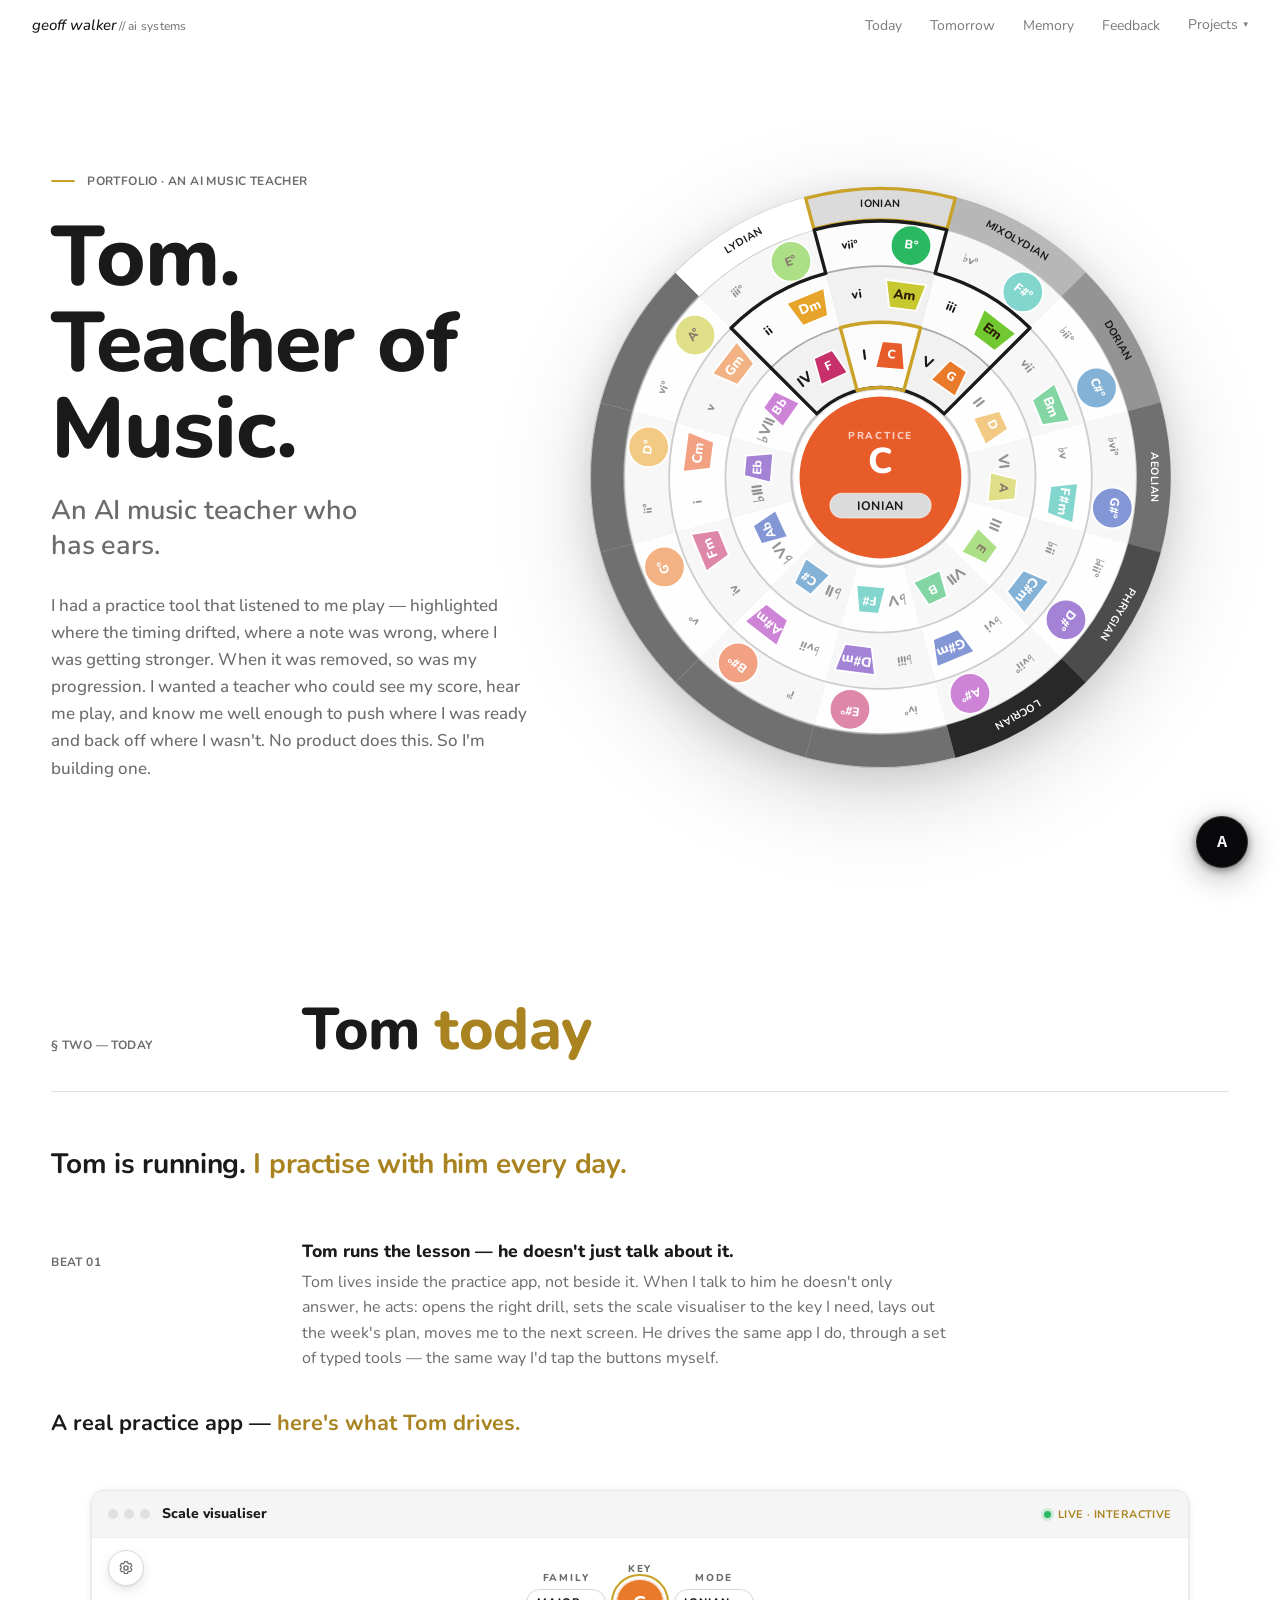
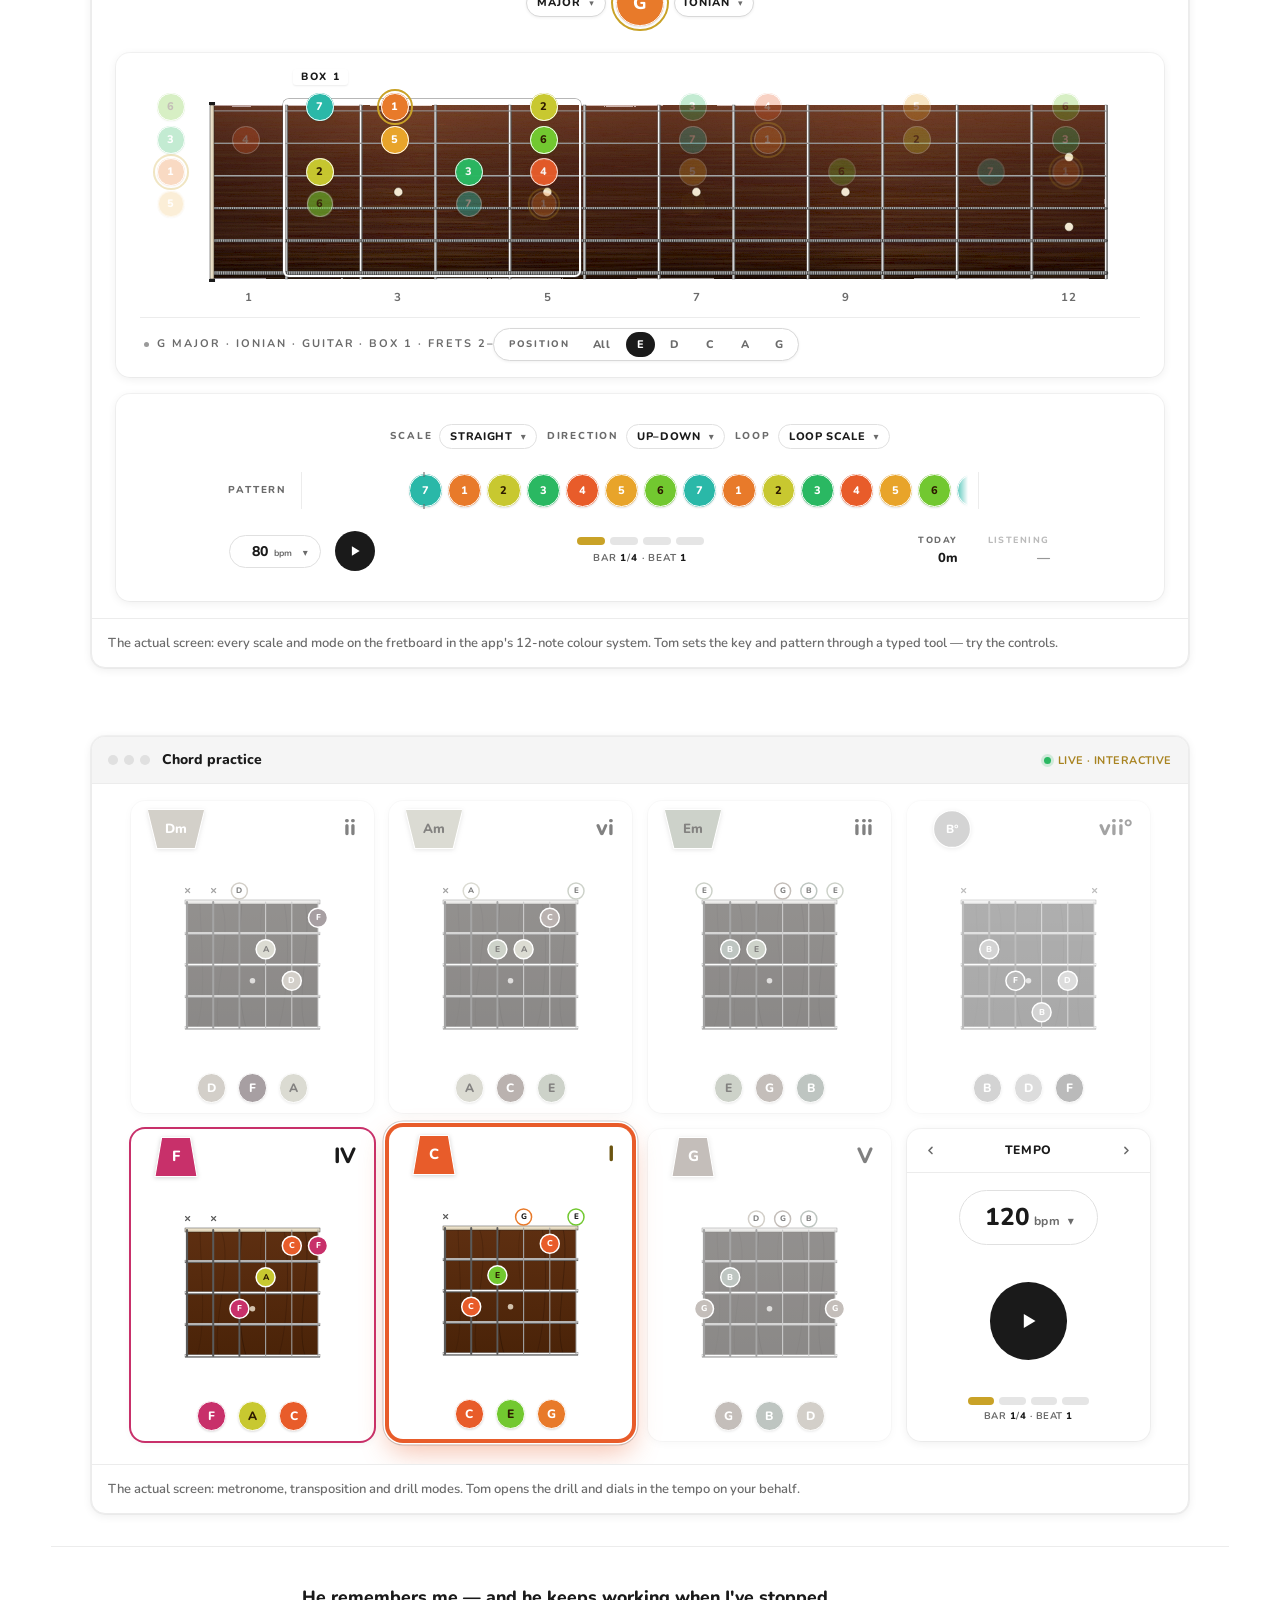
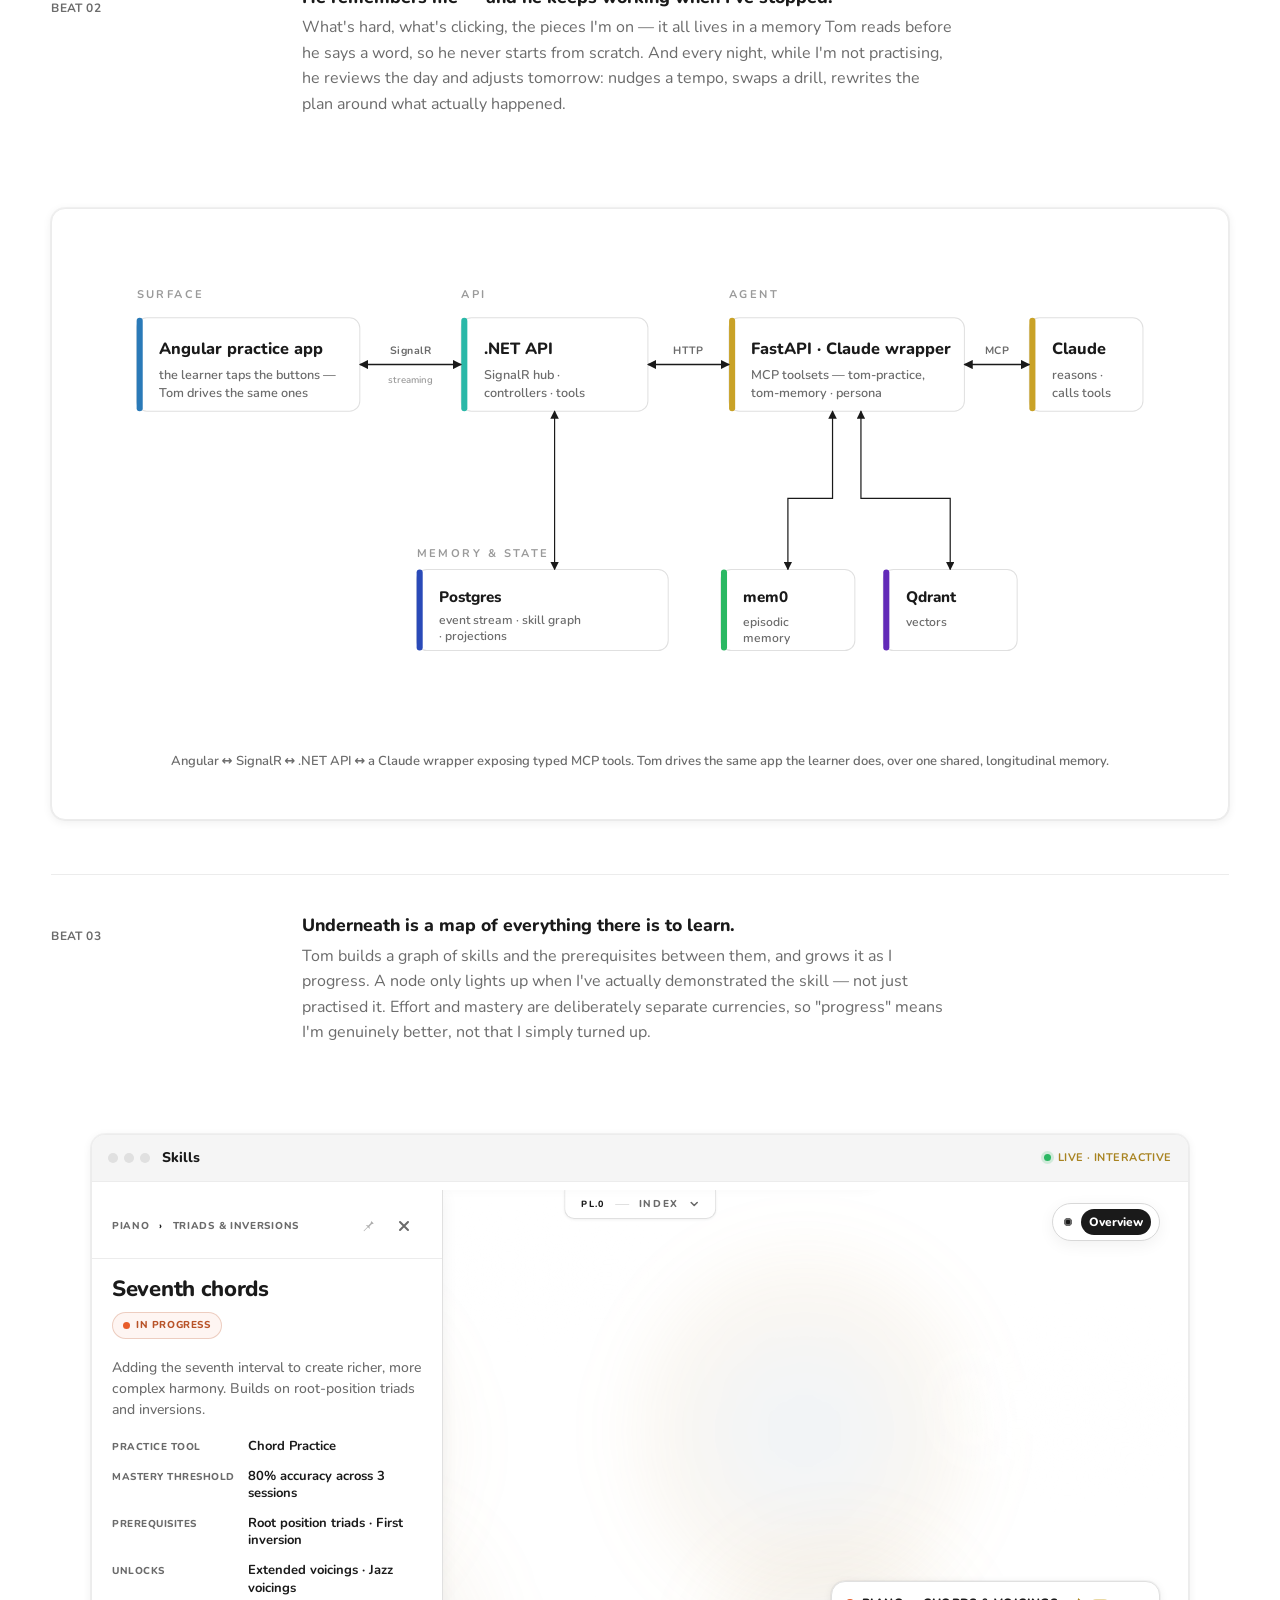
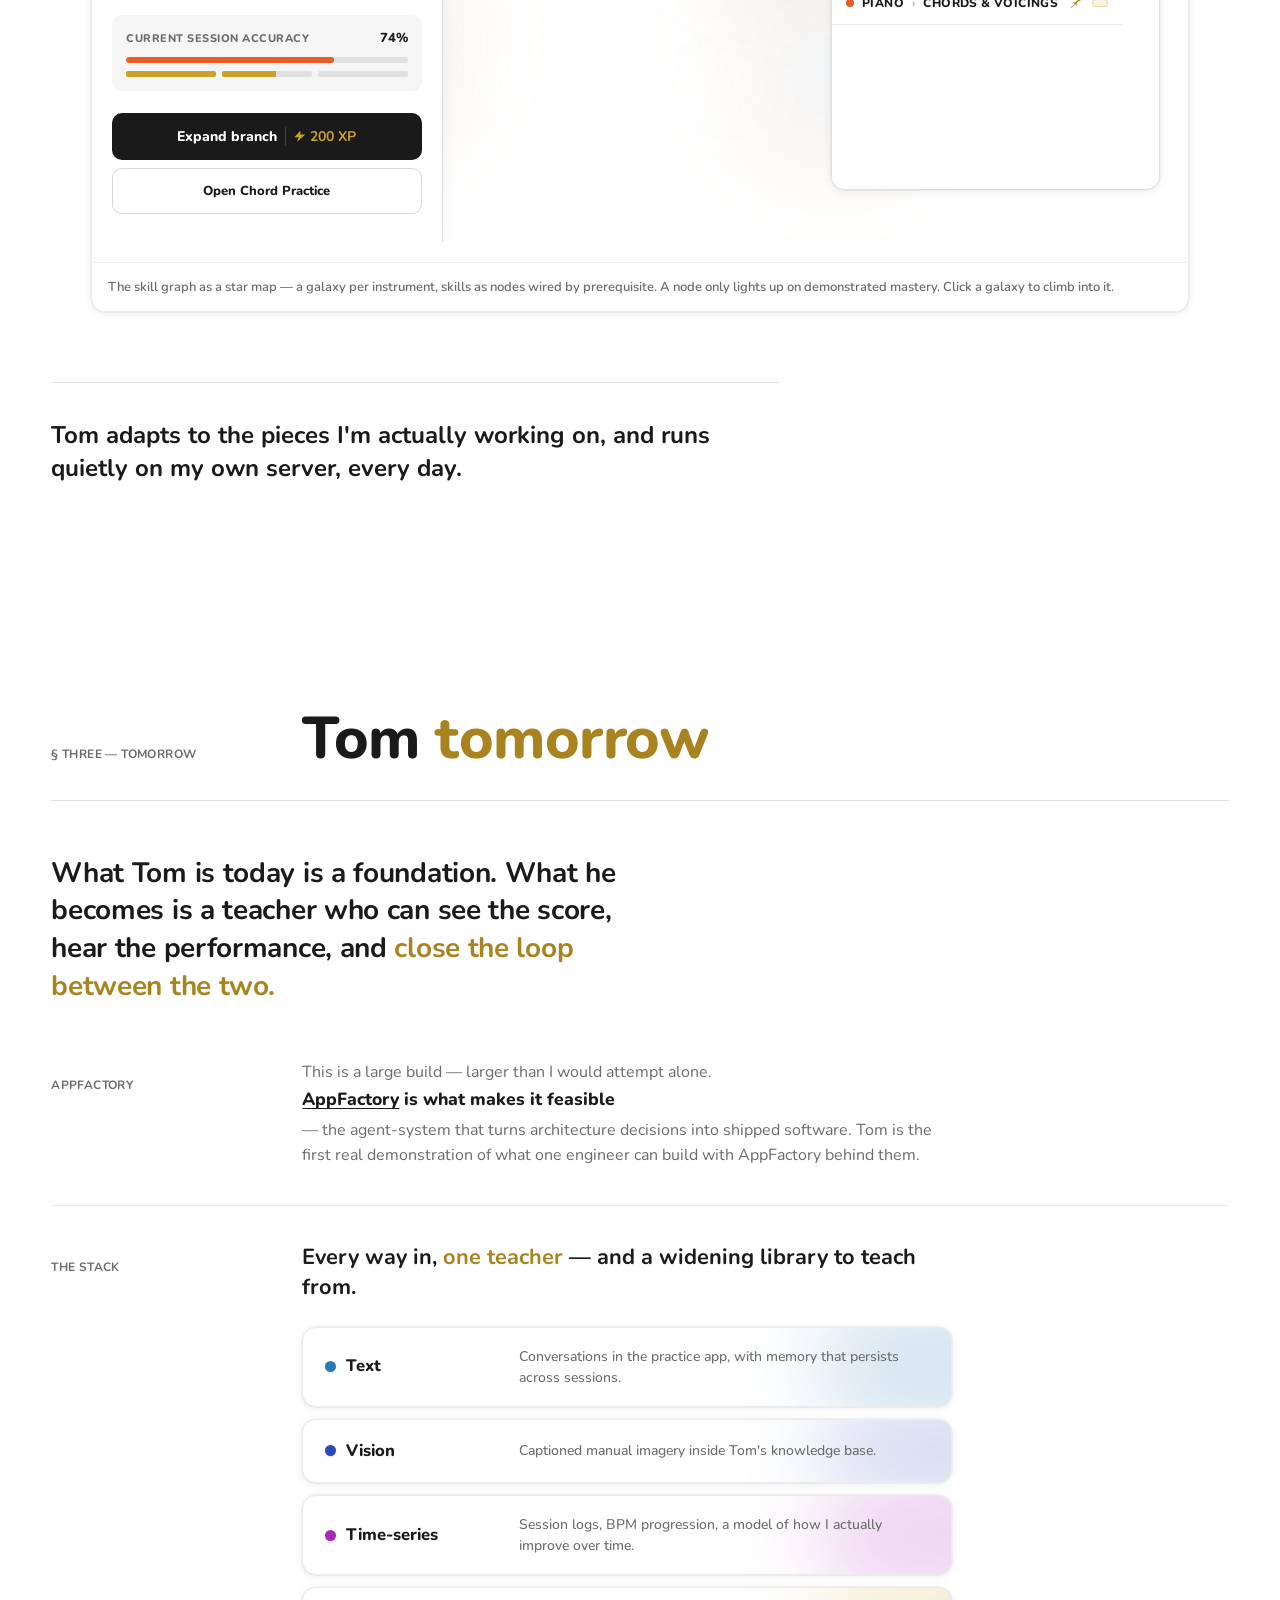
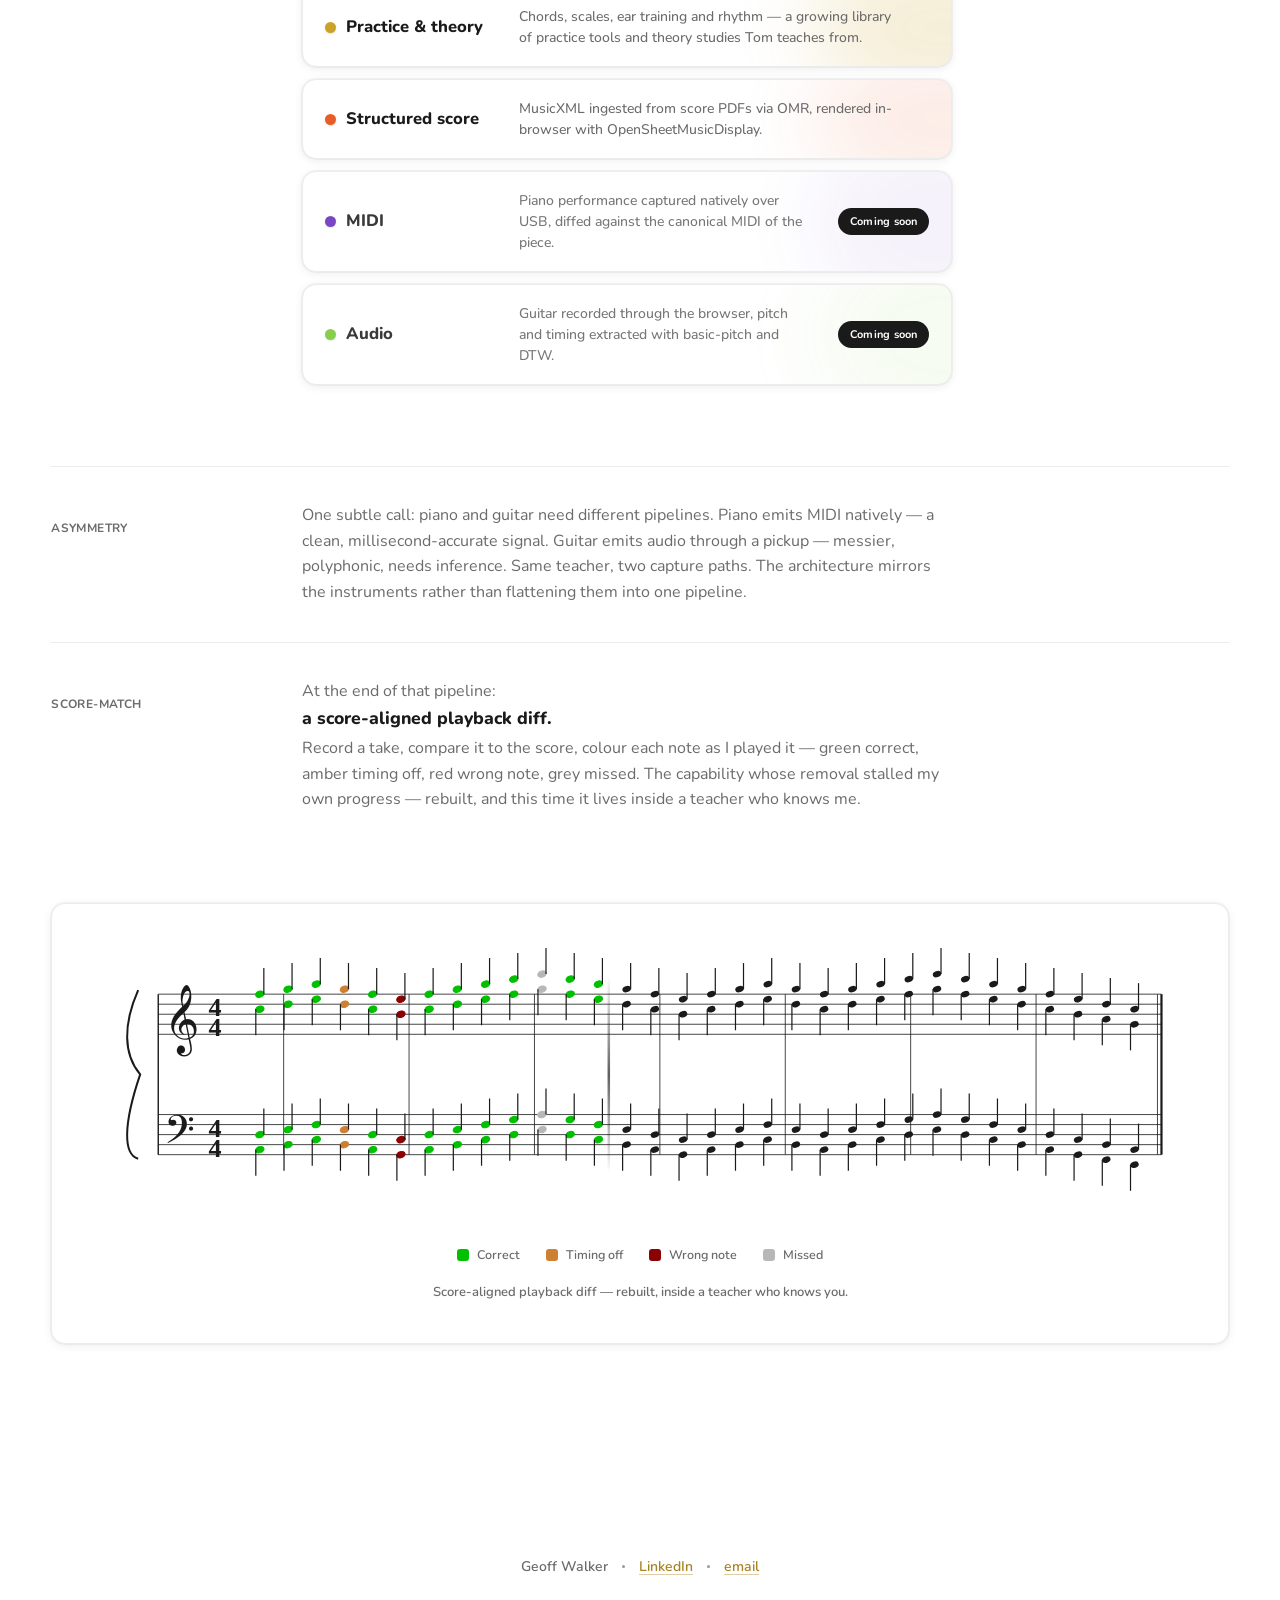
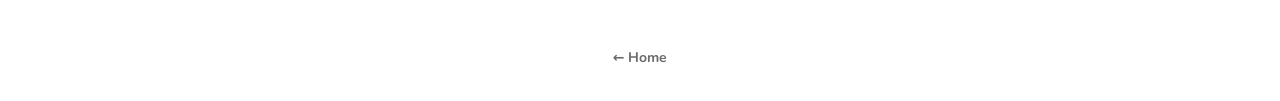
<file: tom/index.html>
<!DOCTYPE html>
<html lang="en">
<head>
<meta charset="UTF-8" />
<meta name="viewport" content="width=device-width, initial-scale=1.0" />
<title>Tom · Teacher of Music</title>
<meta name="description" content="An AI music teacher who has ears. A portfolio piece by Geoff Walker." />

<!-- Fonts -->
<link rel="preconnect" href="https://fonts.googleapis.com" />
<link rel="preconnect" href="https://fonts.gstatic.com" crossorigin />
<link href="https://fonts.googleapis.com/css2?family=Nunito:ital,wght@0,400;0,500;0,600;0,700;0,800;1,400;1,600;1,700&display=swap" rel="stylesheet" />
<link rel="stylesheet" href="tom.css?v=2" />
<link rel="stylesheet" href="/assets/portfolio-nav.css" />
<link rel="stylesheet" href="/assets/archie-chat.css" />
<style>
  /* Tom nav — light editorial, matches page canvas */
  .pf-nav {
    background: rgba(255, 255, 255, 0.94);
    border-bottom: 1px solid transparent;
  }
  .pf-nav.scrolled {
    border-bottom-color: #E6E2DC;
    box-shadow: 0 1px 8px rgba(26, 26, 26, 0.07);
  }
  .pf-nav-mark {
    font-family: "Nunito", system-ui, sans-serif;
    font-style: italic;
    font-weight: 500;
    font-size: 15px;
    letter-spacing: -0.01em;
    color: #1A1A1A;
  }
  .pf-nav-mark span {
    font-family: "Nunito", system-ui, sans-serif;
    font-style: normal;
    font-size: 12px;
    letter-spacing: 0.02em;
    color: #7a7a7a;
  }
  .pf-nav-links a {
    font-family: "Nunito", system-ui, sans-serif;
    color: #7a7a7a;
    font-size: 14px;
  }
  .pf-nav-links a:hover { color: #1A1A1A; }
  /* Tom dropdown + tray — light editorial */
  .pf-projects-btn {
    color: #7a7a7a;
    font-family: "Nunito", system-ui, sans-serif;
    font-size: 14px;
  }
  .pf-projects-btn:hover,
  .pf-projects-btn[aria-expanded="true"] { color: #1A1A1A; }
  .pf-projects-drop {
    background: #FFFFFF;
    border-color: #E6E2DC;
    box-shadow: 0 4px 16px rgba(26,26,26,0.10);
  }
  .pf-projects-drop a { color: #4a4a4a; }
  .pf-projects-drop a:hover { background: #F1ECE4; color: #1A1A1A; }
  .pf-burger span { background: #7a7a7a; }
  .pf-tray {
    background: rgba(255,255,255,0.98);
    border-top-color: #E6E2DC;
  }
  .pf-tray-label {
    color: #bbb;
    font-family: "Nunito", system-ui, sans-serif;
    letter-spacing: 0.05em;
  }
  .pf-tray a {
    color: #4a4a4a;
    border-bottom-color: #E6E2DC;
    font-family: "Nunito", system-ui, sans-serif;
  }
  .pf-tray a:hover { color: #1A1A1A; }
</style>

<style>
  /* Inline: paper-grain SVG noise (used by .arch-wrap) */
  .arch-wrap {
    --paper-grain: url("data:image/svg+xml;utf8,<svg xmlns='http://www.w3.org/2000/svg' width='240' height='240'><filter id='n'><feTurbulence type='fractalNoise' baseFrequency='0.85' numOctaves='2' stitchTiles='stitch'/><feColorMatrix values='0 0 0 0 0.10  0 0 0 0 0.08  0 0 0 0 0.06  0 0 0 0.035 0'/></filter><rect width='100%' height='100%' filter='url(%23n)'/></svg>");
  }

  /* Wheel SVG cosmetics (live in inline so wheel.js stays self-contained) */
  .wheel-mode { font-family: var(--font-body); font-size: 11.5px; letter-spacing: 0.06em; fill: #1A1A1A; }
  text.wheel-mode[data-role="key"] {
    font-family: var(--font-display); font-style: italic; font-size: 16px; letter-spacing: -0.01em;
  }
  .wheel-quality { font-family: var(--font-display); font-size: 18px; font-weight: 500; fill: #1A1A1A; transition: opacity .4s ease; }
  .wheel-primary-label { font-family: var(--font-display); font-size: 22px; font-weight: 500; fill: #1A1A1A; }
  .wheel-keylabel { font-family: var(--font-display); font-style: italic; font-size: 18px; fill: #1A1A1A; letter-spacing: -0.005em; }
  .ring-chords path[data-role="chord-cell"] {
    transition: fill-opacity .55s cubic-bezier(.5,.05,.2,1);
  }
  .ring-chords path.active { fill-opacity: 0.85 !important; }

  /* State marker dot mode */
  .state[data-glyph="dot"] {
    border: none !important; background: transparent !important; padding: 0 !important;
    display: inline-flex; align-items: center; gap: 8px; font-size: 12px; color: var(--ink-soft);
  }
  .state[data-glyph="dot"] .dot {
    width: 10px; height: 10px; border-radius: 50%; display: inline-block;
  }
  .dot-live    { background: #00C000; }
  .dot-partial { background: #CD7F32; }
  .dot-arch    { background: transparent; border: 1.5px solid #B7B7B7; }
  .state[data-glyph="glyph"] {
    border: none !important; background: transparent !important; padding: 0 !important;
    font-size: 18px; color: var(--ink-soft);
  }
  .vh { position: absolute; width: 1px; height: 1px; padding: 0; margin: -1px; overflow: hidden; clip: rect(0,0,0,0); border: 0; }
</style>
</head>
<body>

<nav class="pf-nav" id="pf-nav">
  <div class="pf-nav-inner">
    <a href="/" class="pf-nav-mark">geoff walker<span> // ai systems</span></a>
    <div class="pf-nav-links">
      <a href="#today-h">Today</a>
      <a href="#tomorrow-h">Tomorrow</a>
      <a href="#arch-h">Memory</a>
      <a href="#diff-h">Feedback</a>
      <div class="pf-projects-wrap">
        <button class="pf-projects-btn" aria-haspopup="true" aria-expanded="false">Projects <span class="pf-chevron" aria-hidden="true">▾</span></button>
        <div class="pf-projects-drop">
          <a href="/appfactory.html">AppFactory</a>
          <a href="/familycookbook/">FamilyCookbook</a>
          <a href="/pippa/">Pippa</a>
          <a href="/tom/">Tom</a>
        </div>
      </div>
    </div>
    <button class="pf-burger" aria-label="Open menu" aria-expanded="false" aria-controls="pf-tray">
      <span></span><span></span><span></span>
    </button>
  </div>
  <div class="pf-tray" id="pf-tray">
    <p class="pf-tray-label">On this page</p>
    <a href="#today-h">Today</a>
    <a href="#tomorrow-h">Tomorrow</a>
    <a href="#arch-h">Memory</a>
    <a href="#diff-h">Feedback</a>
    <p class="pf-tray-label">Projects</p>
    <a href="/appfactory.html">AppFactory</a>
    <a href="/familycookbook/">FamilyCookbook</a>
    <a href="/pippa/">Pippa</a>
    <a href="/tom/">Tom</a>
  </div>
</nav>

<!-- ===== Hero ===== -->
<section class="hero" aria-labelledby="hero-h1">
  <div class="hero-copy">
    <p class="eyebrow">Portfolio · An AI music teacher</p>
    <h1 id="hero-h1">
      <span class="line line-1">Tom.</span>
      <span class="line line-2">Teacher of Music.</span>
      <span class="line line-3">An AI music teacher who has ears.</span>
    </h1>
    <p class="hero-lede">
      I had a practice tool that listened to me play — highlighted where the timing
      drifted, where a note was wrong, where I was getting stronger. When it was
      removed, so was my progression. I wanted a teacher who could see my score,
      hear me play, and know me well enough to push where I was ready and back off
      where I wasn't. No product does this. So I'm building one.
    </p>
  </div>

  <div class="hero-visual" aria-label="Animated circle of fifths showing keys, modes and chord families">
    <svg id="wheel" xmlns="http://www.w3.org/2000/svg"></svg>
  </div>
</section>

<!-- ===== Section 2 — Tom today ===== -->
<section class="section" aria-labelledby="today-h">
  <div class="section-inner">
    <header class="section-head">
      <p class="section-num">§ Two — Today</p>
      <h2 class="section-title" id="today-h">Tom <em>today</em></h2>
    </header>

    <p class="section-opener">Tom is running. <em>I practise with him every&nbsp;day.</em></p>

    <div class="beat">
      <p class="beat-marker">Beat 01</p>
      <div class="beat-body">
        <p>
          <strong class="lede">Tom runs the lesson — he doesn't just talk about it.</strong>
          Tom lives inside the practice app, not beside it. When I talk to him he doesn't only
          answer, he acts: opens the right drill, sets the scale visualiser to the key I need,
          lays out the week's plan, moves me to the next screen. He drives the same app I do,
          through a set of typed tools — the same way I'd tap the buttons myself.
        </p>
      </div>
    </div>

    <!-- Beat 1's payoff: live embeds of the real practice screens Tom drives -->
    <p class="stack-intro">A real practice app — <em>here's what Tom drives.</em></p>
    <div class="screen-frames">

      <figure class="screen-frame" aria-labelledby="frame-scale-cap">
        <div class="screen-frame__bar">
          <span class="screen-frame__dots" aria-hidden="true"><i></i><i></i><i></i></span>
          <span class="screen-frame__name">Scale visualiser</span>
          <span class="screen-frame__tag">Live · interactive</span>
        </div>
        <iframe src="frames/scale-visualiser.html" title="Scale visualiser — the real app screen, live" loading="lazy"></iframe>
        <figcaption class="screen-frame__cap" id="frame-scale-cap">
          The actual screen: every scale and mode on the fretboard in the app's 12-note colour system. Tom sets the key and pattern through a typed tool — try the controls.
        </figcaption>
      </figure>

      <figure class="screen-frame" aria-labelledby="frame-chord-cap">
        <div class="screen-frame__bar">
          <span class="screen-frame__dots" aria-hidden="true"><i></i><i></i><i></i></span>
          <span class="screen-frame__name">Chord practice</span>
          <span class="screen-frame__tag">Live · interactive</span>
        </div>
        <iframe src="frames/chord-practice.html" title="Chord practice — the real app screen, live" loading="lazy"></iframe>
        <figcaption class="screen-frame__cap" id="frame-chord-cap">
          The actual screen: metronome, transposition and drill modes. Tom opens the drill and dials in the tempo on your behalf.
        </figcaption>
      </figure>

    </div>

    <div class="beat" id="arch-h">
      <p class="beat-marker">Beat 02</p>
      <div class="beat-body">
        <p>
          <strong class="lede">He remembers me — and he keeps working when I've stopped.</strong>
          What's hard, what's clicking, the pieces I'm on — it all lives in a memory Tom reads
          before he says a word, so he never starts from scratch. And every night, while I'm not
          practising, he reviews the day and adjusts tomorrow: nudges a tempo, swaps a drill,
          rewrites the plan around what actually happened.
        </p>
      </div>
    </div>

    <!-- Architecture diagram — Tom's real system -->
    <figure class="arch-wrap" aria-labelledby="arch-cap">
      <svg class="arch-svg" viewBox="0 0 1080 470" role="img" aria-labelledby="arch-cap-svg arch-desc"
           font-family="Nunito, system-ui, sans-serif">
        <title id="arch-cap-svg">Tom system architecture</title>
        <desc id="arch-desc">
          The learner uses an Angular practice app. It connects over SignalR — the AppStateHub — to a
          .NET API, which calls a FastAPI wrapper around Claude. The wrapper exposes typed MCP toolsets
          (tom-practice and tom-memory) and a persona to Claude, so Tom can both converse and operate the
          app. The .NET API owns a Postgres database holding the event stream, the skill graph and its
          projections; the wrapper reads and writes longitudinal memory in mem0 with vectors in Qdrant.
          Every connection is two-way — Tom drives the same app the learner does.
        </desc>

        <defs>
          <marker id="arr" viewBox="0 0 10 10" refX="9" refY="5" markerWidth="7" markerHeight="7" orient="auto-start-reverse">
            <path d="M 0 0 L 10 5 L 0 10 z" fill="#1A1A1A"/>
          </marker>
        </defs>

        <!-- band labels -->
        <text x="44"  y="40" font-size="11" font-weight="700" letter-spacing="2.4" fill="#9A9A9A">SURFACE</text>
        <text x="364" y="40" font-size="11" font-weight="700" letter-spacing="2.4" fill="#9A9A9A">API</text>
        <text x="628" y="40" font-size="11" font-weight="700" letter-spacing="2.4" fill="#9A9A9A">AGENT</text>
        <text x="320" y="296" font-size="11" font-weight="700" letter-spacing="2.4" fill="#9A9A9A">MEMORY &amp; STATE</text>

        <!-- TOP BAND: live request path -->
        <!-- Angular app -->
        <g transform="translate(44, 60)">
          <rect width="220" height="92" rx="10" fill="#fff" stroke="#E0E0E0" stroke-width="1"/>
          <rect width="6" height="92" rx="3" fill="#2A7AB8"/>
          <text x="22" y="36" font-size="16" font-weight="800" fill="#1A1A1A">Angular practice app</text>
          <text x="22" y="60" font-size="12.5" font-weight="600" fill="#6B6B6B">the learner taps the buttons —</text>
          <text x="22" y="78" font-size="12.5" font-weight="600" fill="#6B6B6B">Tom drives the same ones</text>
        </g>
        <!-- .NET API -->
        <g transform="translate(364, 60)">
          <rect width="184" height="92" rx="10" fill="#fff" stroke="#E0E0E0" stroke-width="1"/>
          <rect width="6" height="92" rx="3" fill="#2AB8A8"/>
          <text x="22" y="36" font-size="16" font-weight="800" fill="#1A1A1A">.NET API</text>
          <text x="22" y="60" font-size="12.5" font-weight="600" fill="#6B6B6B">SignalR hub ·</text>
          <text x="22" y="78" font-size="12.5" font-weight="600" fill="#6B6B6B">controllers · tools</text>
        </g>
        <!-- FastAPI / Claude wrapper -->
        <g transform="translate(628, 60)">
          <rect width="232" height="92" rx="10" fill="#fff" stroke="#E0E0E0" stroke-width="1"/>
          <rect width="6" height="92" rx="3" fill="#C9A227"/>
          <text x="22" y="36" font-size="16" font-weight="800" fill="#1A1A1A">FastAPI · Claude wrapper</text>
          <text x="22" y="60" font-size="12.5" font-weight="600" fill="#6B6B6B">MCP toolsets — tom-practice,</text>
          <text x="22" y="78" font-size="12.5" font-weight="600" fill="#6B6B6B">tom-memory · persona</text>
        </g>
        <!-- Claude -->
        <g transform="translate(924, 60)">
          <rect width="112" height="92" rx="10" fill="#fff" stroke="#E0E0E0" stroke-width="1"/>
          <rect width="6" height="92" rx="3" fill="#C9A227"/>
          <text x="22" y="36" font-size="16" font-weight="800" fill="#1A1A1A">Claude</text>
          <text x="22" y="60" font-size="12.5" font-weight="600" fill="#6B6B6B">reasons ·</text>
          <text x="22" y="78" font-size="12.5" font-weight="600" fill="#6B6B6B">calls tools</text>
        </g>

        <!-- top-band connectors (two-way) -->
        <line x1="264" y1="106" x2="364" y2="106" stroke="#1A1A1A" stroke-width="1.3" marker-start="url(#arr)" marker-end="url(#arr)"/>
        <text x="314" y="96" text-anchor="middle" font-size="10.5" font-weight="700" letter-spacing="0.04em" fill="#6B6B6B">SignalR</text>
        <text x="314" y="124" text-anchor="middle" font-size="9.5" font-weight="600" fill="#9A9A9A">streaming</text>

        <line x1="548" y1="106" x2="628" y2="106" stroke="#1A1A1A" stroke-width="1.3" marker-start="url(#arr)" marker-end="url(#arr)"/>
        <text x="588" y="96" text-anchor="middle" font-size="10.5" font-weight="700" letter-spacing="0.04em" fill="#6B6B6B">HTTP</text>

        <line x1="860" y1="106" x2="924" y2="106" stroke="#1A1A1A" stroke-width="1.3" marker-start="url(#arr)" marker-end="url(#arr)"/>
        <text x="892" y="96" text-anchor="middle" font-size="10.5" font-weight="700" letter-spacing="0.04em" fill="#6B6B6B">MCP</text>

        <!-- BOTTOM BAND: stores -->
        <!-- Postgres -->
        <g transform="translate(320, 308)">
          <rect width="248" height="80" rx="10" fill="#fff" stroke="#E0E0E0" stroke-width="1"/>
          <rect width="6" height="80" rx="3" fill="#2A4AB8"/>
          <text x="22" y="32" font-size="15" font-weight="800" fill="#1A1A1A">Postgres</text>
          <text x="22" y="54" font-size="12" font-weight="600" fill="#6B6B6B">event stream · skill graph</text>
          <text x="22" y="70" font-size="12" font-weight="600" fill="#6B6B6B">· projections</text>
        </g>
        <!-- mem0 -->
        <g transform="translate(620, 308)">
          <rect width="132" height="80" rx="10" fill="#fff" stroke="#E0E0E0" stroke-width="1"/>
          <rect width="6" height="80" rx="3" fill="#2AB862"/>
          <text x="22" y="32" font-size="15" font-weight="800" fill="#1A1A1A">mem0</text>
          <text x="22" y="56" font-size="12" font-weight="600" fill="#6B6B6B">episodic</text>
          <text x="22" y="72" font-size="12" font-weight="600" fill="#6B6B6B">memory</text>
        </g>
        <!-- Qdrant -->
        <g transform="translate(780, 308)">
          <rect width="132" height="80" rx="10" fill="#fff" stroke="#E0E0E0" stroke-width="1"/>
          <rect width="6" height="80" rx="3" fill="#622AB8"/>
          <text x="22" y="32" font-size="15" font-weight="800" fill="#1A1A1A">Qdrant</text>
          <text x="22" y="56" font-size="12" font-weight="600" fill="#6B6B6B">vectors</text>
        </g>

        <!-- store connectors (two-way) -->
        <!-- .NET API ↓ Postgres -->
        <line x1="456" y1="152" x2="456" y2="308" stroke="#1A1A1A" stroke-width="1.2" marker-start="url(#arr)" marker-end="url(#arr)"/>
        <!-- wrapper ↓ mem0 -->
        <path d="M 730 152 L 730 238 L 686 238 L 686 308" stroke="#1A1A1A" stroke-width="1.2" fill="none" marker-start="url(#arr)" marker-end="url(#arr)"/>
        <!-- wrapper ↓ Qdrant -->
        <path d="M 758 152 L 758 238 L 846 238 L 846 308" stroke="#1A1A1A" stroke-width="1.2" fill="none" marker-start="url(#arr)" marker-end="url(#arr)"/>
      </svg>
      <figcaption class="arch-caption" id="arch-cap">
        Angular ↔ SignalR ↔ .NET API ↔ a Claude wrapper exposing typed MCP tools. Tom drives the same app the learner does, over one shared, longitudinal memory.
      </figcaption>
    </figure>

    <div class="beat">
      <p class="beat-marker">Beat 03</p>
      <div class="beat-body">
        <p>
          <strong class="lede">Underneath is a map of everything there is to learn.</strong>
          Tom builds a graph of skills and the prerequisites between them, and grows it as
          I progress. A node only lights up when I've actually demonstrated the skill — not
          just practised it. Effort and mastery are
          deliberately separate currencies, so "progress" means I'm genuinely better, not
          that I simply turned up.
        </p>
      </div>
    </div>

    <div class="screen-frames">
      <figure class="screen-frame" aria-labelledby="frame-skills-cap">
        <div class="screen-frame__bar">
          <span class="screen-frame__dots" aria-hidden="true"><i></i><i></i><i></i></span>
          <span class="screen-frame__name">Skills</span>
          <span class="screen-frame__tag">Live · interactive</span>
        </div>
        <iframe src="frames/skills.html" title="Skills — the real skill-graph star map, live" loading="lazy"></iframe>
        <figcaption class="screen-frame__cap" id="frame-skills-cap">
          The skill graph as a star map — a galaxy per instrument, skills as nodes wired by prerequisite. A node only lights up on demonstrated mastery. Click a galaxy to climb into it.
        </figcaption>
      </figure>
    </div>

    <p class="section-close">
      Tom adapts to the pieces I'm actually working on, and runs quietly on my own server,
      every day.
    </p>
  </div>
</section>

<!-- ===== Section 3 — Tom tomorrow ===== -->
<section class="section" aria-labelledby="tomorrow-h">
  <div class="section-inner">
    <header class="section-head">
      <p class="section-num">§ Three — Tomorrow</p>
      <h2 class="section-title" id="tomorrow-h">Tom <em>tomorrow</em></h2>
    </header>

    <p class="section-opener">
      What Tom is today is a foundation. What he becomes is a teacher who can see the
      score, hear the performance, and <em>close the loop between the two.</em>
    </p>

    <div class="beat">
      <p class="beat-marker">AppFactory</p>
      <div class="beat-body">
        <p>
          This is a large build — larger than I would attempt alone. <strong class="lede"><a href="/appfactory.html" style="color:inherit;text-decoration:underline;text-decoration-thickness:1px;text-underline-offset:3px;">AppFactory</a>
          is what makes it feasible</strong> — the agent-system that turns architecture
          decisions into shipped software. Tom is the first real demonstration of what
          one engineer can build with AppFactory behind them.
        </p>
      </div>
    </div>

    <div class="beat">
      <p class="beat-marker">The stack</p>
      <div class="beat-body">
        <p class="stack-intro">Every way in, <em>one teacher</em> — and a widening library to teach from.</p>
        <ul class="stack" aria-label="What Tom works with">
          <li class="m-text">
            <span class="modality"><span class="glyph" aria-hidden="true"></span>Text</span>
            <span class="desc">Conversations in the practice app, with memory that persists across sessions.</span>
          </li>
          <li class="m-vision">
            <span class="modality"><span class="glyph" aria-hidden="true"></span>Vision</span>
            <span class="desc">Captioned manual imagery inside Tom's knowledge base.</span>
          </li>
          <li class="m-time">
            <span class="modality"><span class="glyph" aria-hidden="true"></span>Time-series</span>
            <span class="desc">Session logs, BPM progression, a model of how I actually improve over time.</span>
          </li>
          <li class="m-library">
            <span class="modality"><span class="glyph" aria-hidden="true"></span>Practice &amp; theory</span>
            <span class="desc">Chords, scales, ear training and rhythm — a growing library of practice tools and theory studies Tom teaches from.</span>
          </li>
          <li class="m-score is-partial">
            <span class="modality"><span class="glyph" aria-hidden="true"></span>Structured score</span>
            <span class="desc">MusicXML ingested from score PDFs via OMR, rendered in-browser with OpenSheetMusicDisplay.</span>
          </li>
          <li class="m-midi is-arch">
            <span class="modality"><span class="glyph" aria-hidden="true"></span>MIDI</span>
            <span class="desc">Piano performance captured natively over USB, diffed against the canonical MIDI of the piece.</span>
            <span class="soon">Coming soon</span>
          </li>
          <li class="m-audio is-arch">
            <span class="modality"><span class="glyph" aria-hidden="true"></span>Audio</span>
            <span class="desc">Guitar recorded through the browser, pitch and timing extracted with basic-pitch and DTW.</span>
            <span class="soon">Coming soon</span>
          </li>
        </ul>
      </div>
    </div>

    <div class="beat">
      <p class="beat-marker">Asymmetry</p>
      <div class="beat-body">
        <p>
          One subtle call: piano and guitar need different pipelines. Piano emits MIDI
          natively — a clean, millisecond-accurate signal. Guitar emits audio through a
          pickup — messier, polyphonic, needs inference. Same teacher, two capture paths.
          The architecture mirrors the instruments rather than flattening them into one
          pipeline.
        </p>
      </div>
    </div>

    <div class="beat">
      <p class="beat-marker">Score-Match</p>
      <div class="beat-body">
        <p>
          At the end of that pipeline: <strong class="lede">a score-aligned playback diff.</strong>
          Record a take, compare it to the score, colour each note as I played it — green
          correct, amber timing off, red wrong note, grey missed. The capability whose
          removal stalled my own progress — rebuilt, and this time it lives inside a teacher
          who knows me.
        </p>
      </div>
    </div>

    <!-- Sheet-music diff animation -->
    <figure class="diff-wrap" id="diff-h" aria-labelledby="diff-cap">
      <svg id="sheet-diff" xmlns="http://www.w3.org/2000/svg"></svg>
      <div class="diff-legend" aria-hidden="true">
        <span><i style="background:#00C000"></i>Correct</span>
        <span><i style="background:#CD7F32"></i>Timing off</span>
        <span><i style="background:#8B0000"></i>Wrong note</span>
        <span><i style="background:#B7B7B7"></i>Missed</span>
      </div>
      <figcaption class="arch-caption" id="diff-cap">
        Score-aligned playback diff — rebuilt, inside a teacher who knows you.
      </figcaption>
    </figure>
  </div>
</section>

<!-- ===== Footer ===== -->
<footer class="site-footer" role="contentinfo">
  <p class="contact">
    <span>Geoff Walker</span>
    <span class="dot" aria-hidden="true"></span>
    <a href="https://linkedin.com/in/geoff-walker-a3ab02227" target="_blank" rel="noopener">LinkedIn</a>
    <span class="dot" aria-hidden="true"></span>
    <a href="mailto:geoffwalker@outlook.com">email</a>
  </p>
  <a class="back-home" href="/">← Home</a>
</footer>

<div class="archie-panel" role="dialog" aria-label="Chat with Archie">
  <div class="archie-panel-head">
    <span class="ap-mark">A</span>
    <span>Archie</span>
    <span class="ap-status">online</span>
  </div>
  <div class="archie-panel-body"></div>
  <form class="archie-panel-foot">
    <input type="text" placeholder="Ask about Geoff's work…" autocomplete="off" aria-label="Your message">
    <button type="submit">Send</button>
  </form>
</div>
<div class="archie-fab">
  <button class="archie-fab-btn" aria-label="Chat with Archie" aria-expanded="false">A</button>
</div>

<script src="wheel.js?v=4"></script>
<script src="sheetdiff.js?v=3"></script>
<script src="/assets/nav-controls.js"></script>
<script src="/assets/archie-chat.js"></script>
<script>
  // Boot the visuals
  TomWheel.start(document.getElementById("wheel"));
  TomDiff.start(document.getElementById("sheet-diff"));
</script>
</body>
</html>
</file>
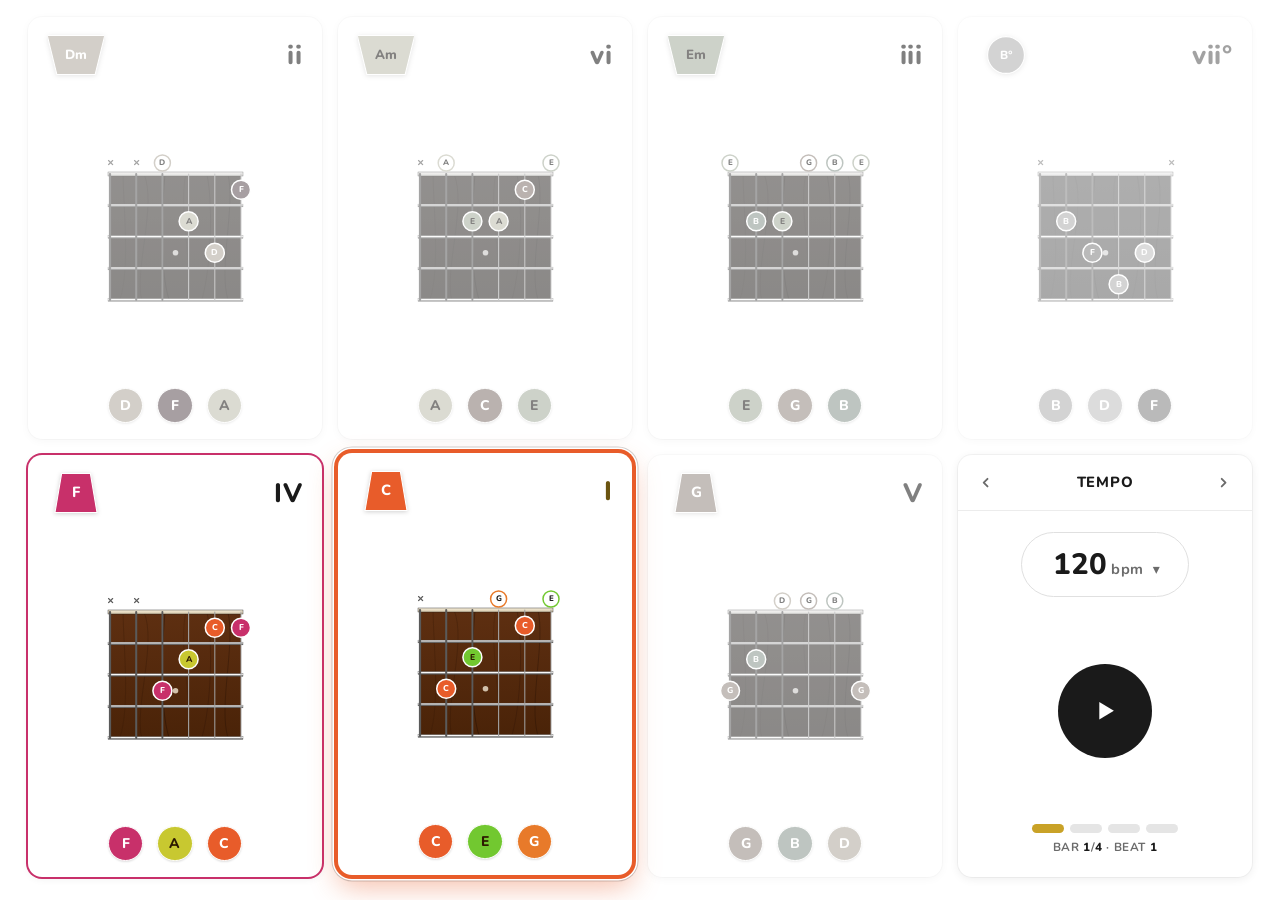
<file: tom/frames/chord-practice.html>
<!doctype html>
<html lang="en">
<head>
<meta charset="utf-8" />
<meta name="viewport" content="width=device-width,initial-scale=1,viewport-fit=cover" />
<title>Tom — Chord Practice Screen v15</title>
<link rel="stylesheet" href="tom-tokens.css">
<link rel="stylesheet" href="tom-shell.css">
<style>
/* ────────────────────────────────────────────────────────────────
   Chord Practice — Theory sub-screen
   Shell chrome via tom-shell.css (sub-screen header variant —
   back-chev + centred kmode pill + XP/Lv pill on right). Local
   overrides keep the chord-card grid math intact.
   ──────────────────────────────────────────────────────────────── */

:root {
  --gold-home:   #6B5410;        /* I chord — settled gold copy text */
  --nav-reserve: 120px;          /* override shell default — generous grid clearance */
  --top-pad:     20px;
  --gap:         16px;
  --avail-h:     calc(100dvh - var(--header-h) - var(--nav-reserve) - var(--top-pad));
  --w-from-h:    calc((14 * var(--avail-h) + 208px) / 9);
}

body { background: var(--page-bg); }

.kmode-pill {
  display: inline-flex;
  align-items: center;
  gap: 6px;
  padding: 3px 4px 3px 3px;
  background: #fff;
  border: 1px solid var(--tab-border);
  border-radius: 999px;
  box-shadow: var(--sh-tab);
  cursor: pointer;
}
.kmode-pill:hover { filter: brightness(0.98); }
.kmode-pill__disc {
  width: 28px; height: 28px;
  border-radius: 50%;
  display: flex; align-items: center; justify-content: center;
  font-size: 13px;
  font-weight: 800;
  color: #fff;
  border: 1.5px solid #fff;
  box-shadow: inset 0 0 0 1px rgba(0,0,0,0.08), 0 1px 2px rgba(0,0,0,0.10);
  flex-shrink: 0;
}
.kmode-pill__name {
  height: 22px;
  border-radius: 999px;
  padding: 0 12px 0 10px;
  display: flex; align-items: center; justify-content: center;
  font-size: 10.5px;
  font-weight: 800;
  letter-spacing: 0.5px;
  text-transform: uppercase;
  border: 1px solid rgba(255,255,255,0.6);
  background: rgb(185,185,185);
  color: var(--ink);
}

/* ────────────────────────────────────────────────────────────────
   MAIN — centred grid, never overlaps nav pill
   ──────────────────────────────────────────────────────────────── */
main {
  flex: 1;
  min-height: 0;
  padding: var(--top-pad) 28px var(--nav-reserve);
  display: flex;
  align-items: center;
  justify-content: center;
  overflow: hidden;
}

/* ── 4×2 GRID — sized so cards keep 280/360 aspect AND fit ─── */
.grid {
  width: min(100%, var(--w-from-h), 1240px);
  height: var(--avail-h);
  display: grid;
  grid-template-columns: repeat(4, 1fr);
  grid-template-rows: 1fr 1fr;
  gap: var(--gap);
  grid-template-areas:
    "ii  vi  iii vii"
    "iv  i   v   set";
}
.cell-ii  { grid-area: ii;  }
.cell-vi  { grid-area: vi;  }
.cell-iii { grid-area: iii; }
.cell-vii { grid-area: vii; }
.cell-IV  { grid-area: iv;  }
.cell-I   { grid-area: i;   }
.cell-V   { grid-area: v;   }
.cell-set { grid-area: set; }

/* ── Card ─────────────────────────────────────────────────────── */
/* Each card is its own container — internals scale with the cell,
   not the viewport. Robust against zoom + display scaling. */
.card {
  container-type: size;
  background: #fff;
  border-radius: 14px;
  box-shadow: 0 2px 10px rgba(0,0,0,0.07), 0 0 0 1px rgba(0,0,0,0.04);
  display: flex;
  flex-direction: column;
  overflow: hidden;
  position: relative;
  cursor: pointer;
  height: 100%;
  width: 100%;
  min-height: 0;
  min-width: 0;
  transition: box-shadow .22s ease, transform .22s ease, filter .35s ease, opacity .35s ease;
}
.card-head {
  flex: 0 0 18%;
  padding: 0 clamp(10px, 7cqi, 20px);
  display: flex;
  justify-content: space-between;
  align-items: center;
}
.card .numeral {
  font-size: clamp(16px, 9cqi, 30px);
  font-weight: 800;
  color: var(--ink);
  letter-spacing: 0.4px;
  line-height: 1;
}
.card .diagram {
  flex: 1;
  display: flex; align-items: center; justify-content: center;
  padding: clamp(2px, 2cqi, 8px) clamp(8px, 5cqi, 16px);
  min-height: 0;
}
.card .diagram svg {
  display: block;
  width: auto;
  height: auto;
  max-width: 100%;
  max-height: 100%;
}
.card .notes {
  flex: 0 0 16%;
  padding: 0 clamp(10px, 7cqi, 20px);
  display: flex; justify-content: center; align-items: center;
  gap: clamp(6px, 5cqi, 14px);
}
.note-circle {
  width:  clamp(20px, 12cqi, 36px);
  height: clamp(20px, 12cqi, 36px);
  border-radius: 50%;
  display: flex; align-items: center; justify-content: center;
  font-weight: 800;
  font-size: clamp(10px, 5cqi, 14px);
  border: 1.25px solid #fff;
  box-shadow: 0 1px 2px rgba(0,0,0,0.12);
}
.card.state-inert      { filter: grayscale(0.9); opacity: 0.55; }
.card.state-off        { filter: grayscale(1);   opacity: 0.40; }
.card.is-home .numeral { color: var(--gold-home); }

/* Beat pulse — fired once per beat on the "now" card. The chord-
   coloured inset ring briefly thickens and the drop shadow blooms,
   then settles back to the static "now" treatment. Box-shadow is
   not clipped by overflow:hidden so this works without changing
   the card's clipping. --chord-color / --chord-color-glow are set
   inline by buildCard from the chord's note colour. */
.card.is-beat-pulse {
  animation: card-beat var(--beat-ms, 500ms) cubic-bezier(0.22, 0.7, 0.32, 1);
}
@keyframes card-beat {
  0% {
    box-shadow:
      0 0 0 6px var(--chord-color, var(--ink)),
      0 0 0 7.5px #FFFFFF,
      0 0 0 9px rgba(0,0,0,0.20),
      0 22px 48px var(--chord-color-glow, rgba(0,0,0,0.30)),
      0 4px 10px rgba(0,0,0,0.12);
    transform: translateY(-5px) scale(1.018);
  }
  55% {
    box-shadow:
      0 0 0 4.5px var(--chord-color, var(--ink)),
      0 0 0 6px #FFFFFF,
      0 0 0 7px rgba(0,0,0,0.18),
      0 14px 30px var(--chord-color-glow, rgba(0,0,0,0.30)),
      0 2px 6px rgba(0,0,0,0.08);
    transform: translateY(-3px) scale(1.006);
  }
  100% {
    /* Empty — falls back to inline box-shadow + transform set by
       buildCard so the static "now" treatment resumes between
       beats. */
  }
}
@media (prefers-reduced-motion: reduce) {
  .card.is-beat-pulse { animation: none; }
}

/* ════════════════════════════════════════════════════════════════
   SETTINGS CELL — same outer dimensions as a card.
   Header (cycle nav) + body distributed via grid rows so content
   never overflows or pushes the cell taller.
   ════════════════════════════════════════════════════════════════ */
/* Settings cell is also its own container — every internal size
   scales with the cell. */
.cell-set {
  container-type: size;
  background: var(--surface);
  border-radius: 14px;
  box-shadow: var(--sh-card);
  display: flex;
  flex-direction: column;
  overflow: hidden;
  height: 100%;
  width: 100%;
  min-height: 0;
}
.settings-head {
  flex: 0 0 clamp(28px, 14cqh, 56px);
  display: flex;
  align-items: center;
  gap: clamp(2px, 2cqi, 10px);
  padding: 0 clamp(4px, 4cqi, 14px);
  border-bottom: 1px solid var(--hairline);
}
.settings-cycle {
  flex: 0 0 clamp(20px, 11cqi, 38px);
  width:    clamp(20px, 11cqi, 38px);
  height:   clamp(20px, 11cqi, 38px);
  background: transparent;
  border: 0;
  border-radius: 8px;
  color: var(--ink-2);
  cursor: pointer;
  display: inline-flex; align-items: center; justify-content: center;
}
.settings-cycle:hover { background: rgba(0,0,0,0.04); color: var(--ink); }
.settings-cycle svg {
  width:  clamp(8px, 4.5cqi, 16px);
  height: clamp(8px, 4.5cqi, 16px);
}
.settings-title {
  flex: 1 1 auto;
  min-width: 0;
  text-align: center;
  font-size: clamp(8px, 5cqi, 15px);
  font-weight: 800;
  color: var(--ink);
  letter-spacing: 0.05em;
  text-transform: uppercase;
  overflow: hidden;
  text-overflow: ellipsis;
  white-space: nowrap;
}
.settings-body {
  flex: 1;
  min-height: 0;
  padding: clamp(6px, 7cqi, 26px) clamp(6px, 7cqi, 26px);
  overflow: hidden;
  display: flex;
}

/* Display control — only the active view renders.
   Layout properties live on the per-view classes BUT NEVER set `display`. */
.sview { display: none; width: 100%; height: 100%; }
.sview.is-on { display: flex; }                                   /* default for active */

/* Views that need grid layout — promote display only when active.
   Progression is flex (column with scroll) — handled by default. */
.sview-tempo.is-on,
.sview-opts.is-on,
.sview-chords.is-on { display: grid; }

/* ── View: Tempo ── BPM pill, centred play, beat strip
   All sizes scale with cell (cqi/cqh) so it composes at any size. */
.sview-tempo {
  grid-template-rows: auto 1fr auto;
  align-items: center;
  justify-items: center;
  gap: clamp(4px, 4cqi, 18px);
}
.bpm {
  display: inline-flex;
  align-items: baseline;
  gap: clamp(2px, 2cqi, 8px);
  padding: clamp(4px, 4cqi, 14px) clamp(8px, 8cqi, 26px);
  border: 1px solid var(--border);
  border-radius: 999px;
  background: #fff;
  cursor: pointer;
  line-height: 1;
}
.bpm:hover { border-color: var(--ink-2); }
.bpm__num {
  font-size: clamp(10px, 10cqi, 32px);
  font-weight: 800;
  color: var(--ink);
  font-variant-numeric: tabular-nums;
  line-height: 1;
}
.bpm__lbl {
  font-size: clamp(6px, 5cqi, 15px);
  font-weight: 700;
  color: var(--label);
  letter-spacing: 0.04em;
  text-transform: lowercase;
}

/* Hybrid BPM — typeable input on the left, caret-popover on the
   right. Mirrors the scale-visualiser idiom. The input inherits
   the .bpm__num font/size from the same selector so it visually
   matches the static-span variant; the .bpm container is the
   focus ring. */
.bpm--hybrid {
  gap: clamp(2px, 1.5cqi, 6px);
}
input.bpm__num {
  font-family: inherit;
  border: none;
  background: transparent;
  padding: 0;
  margin: 0;
  width: 3.4ch;
  text-align: right;
  outline: none;
  cursor: text;
  -moz-appearance: textfield;
}
input.bpm__num::-webkit-outer-spin-button,
input.bpm__num::-webkit-inner-spin-button {
  -webkit-appearance: none;
  margin: 0;
}
.bpm:focus-within {
  border-color: var(--ink-2);
  box-shadow: 0 0 0 2px rgba(0,0,0,0.06);
}
.bpm__caret-btn {
  display: inline-flex;
  align-items: center;
  justify-content: center;
  border: none;
  background: transparent;
  padding: 0 clamp(2px, 1.5cqi, 6px);
  margin: 0;
  cursor: pointer;
  color: var(--label);
  line-height: 1;
}
.bpm__caret-btn:hover { color: var(--ink); }
.bpm__caret-btn[aria-expanded="true"] { color: var(--ink); }
.bpm__caret {
  font-size: clamp(6px, 5cqi, 14px);
  color: var(--label);
}
.play-btn {
  width:  clamp(28px, 32cqi, 96px);
  height: clamp(28px, 32cqi, 96px);
  border-radius: 50%;
  background: var(--ink);
  color: #fff;
  border: 0;
  display: flex; align-items: center; justify-content: center;
  cursor: pointer;
  position: relative;
  transition: filter 150ms ease-out;
}
.play-btn:hover { filter: brightness(1.08); }
.play-btn svg { width: 32%; height: 32%; }
.play-btn.is-running { background: var(--gold); color: var(--ink); }
.play-btn.is-running::after {
  content: "";
  position: absolute;
  inset: -5px;
  border-radius: 50%;
  border: 2px solid var(--gold);
  opacity: 0.45;
  animation: pulse-ring 1.4s ease-out infinite;
}
@keyframes pulse-ring {
  0%   { transform: scale(0.92); opacity: 0.55; }
  100% { transform: scale(1.18); opacity: 0; }
}
.beat-block {
  display: flex;
  flex-direction: column;
  align-items: center;
  gap: clamp(2px, 2cqi, 9px);
}
.beat__segs {
  display: grid;
  grid-template-columns: repeat(4, clamp(10px, 11cqi, 38px));
  gap: clamp(2px, 2cqi, 9px);
}
.beat__seg {
  height: clamp(3px, 3cqi, 11px);
  border-radius: 999px;
  background: #E5E5E5;
}
.beat__seg.is-on  { background: var(--ink); }
.beat__seg.is-one { background: var(--gold); }
.beat__counter {
  font-size: clamp(6px, 4cqi, 13px);
  font-weight: 700;
  color: var(--label);
  letter-spacing: 0.05em;
  text-transform: uppercase;
  font-variant-numeric: tabular-nums;
}
.beat__counter b { color: var(--ink); font-weight: 800; }

/* ── View: Progression ── fixed bar heights + scroll fallback
   Each bar is a comfortable size derived from cqh; the container
   scrolls if more bars are added. 4 bars + Add fits by default.
   Right padding keeps bars off the scrollbar. */
.sview-prog {
  flex-direction: column;
  gap: clamp(2px, 2.5cqi, 9px);
  align-items: stretch;
  overflow-y: auto;
  scrollbar-width: thin;
  padding-right: clamp(2px, 4cqi, 14px);
}
.bar {
  flex: 0 0 clamp(18px, 16cqh, 52px);
  background: #FAFAFA;
  border: 1.5px solid var(--border);
  border-radius: 10px;
  padding: 0 clamp(4px, 6cqi, 18px);
  display: flex;
  align-items: center;
  justify-content: space-between;
  cursor: pointer;
  transition: border-color 150ms ease-out, background 150ms ease-out;
  min-height: 0;
}
.bar:hover { border-color: var(--ink-2); }
.bar__num {
  font-size: clamp(6px, 4cqi, 12px);
  font-weight: 700;
  color: var(--label);
  letter-spacing: 0.05em;
  text-transform: uppercase;
  font-variant-numeric: tabular-nums;
}
.bar__chord {
  font-size: clamp(8px, 8cqi, 22px);
  font-weight: 800;
  color: var(--ink);
  line-height: 1;
}
.bar.is-active {
  background: #fff;
  border-color: var(--gold);
  box-shadow: 0 0 0 1px var(--gold) inset, 0 2px 8px rgba(201,162,39,0.16);
}
.bar.is-active .bar__num { color: var(--gold-text); }
.bar-add {
  flex: 0 0 clamp(14px, 12cqh, 40px);
  background: transparent;
  border: 1.25px dashed var(--border);
  border-radius: 8px;
  color: var(--label);
  font-size: clamp(6px, 4.5cqi, 13px);
  font-weight: 700;
  letter-spacing: 0.06em;
  text-transform: uppercase;
  cursor: pointer;
  min-height: 0;
}
.bar-add:hover { border-color: var(--ink-2); color: var(--ink); }

/* ── View: Options ── 3 label/select pairs, evenly spaced
   Each block: small uppercase label + full-width select.
   All sizes scale with the cell. */
.sview-opts {
  grid-template-rows: repeat(3, 1fr);
  gap: clamp(4px, 4cqi, 18px);
  align-items: center;
}
.opt-block {
  display: flex;
  flex-direction: column;
  gap: clamp(1px, 2cqi, 8px);
}
.opt-lbl {
  font-size: clamp(6px, 4cqi, 12px);
  font-weight: 700;
  color: var(--label);
  letter-spacing: 0.07em;
  text-transform: uppercase;
}
.select {
  font-size: clamp(7px, 5.5cqi, 15px);
  font-weight: 700;
  color: var(--ink);
  background: #fff;
  border: 1px solid var(--border);
  border-radius: 8px;
  padding: clamp(3px, 4cqi, 12px) clamp(12px, 12cqi, 34px) clamp(3px, 4cqi, 12px) clamp(4px, 6cqi, 16px);
  appearance: none;
  -webkit-appearance: none;
  background-image: url("data:image/svg+xml;utf8,<svg xmlns='http://www.w3.org/2000/svg' width='10' height='6' viewBox='0 0 10 6'><path d='M1 1l4 4 4-4' stroke='%231A1A1A' stroke-width='1.5' fill='none' stroke-linecap='round' stroke-linejoin='round'/></svg>");
  background-repeat: no-repeat;
  background-position: right 12px center;
  cursor: pointer;
  width: 100%;
  transition: border-color 150ms ease-out;
}
.select:hover { border-color: var(--ink-2); }

/* ── View: Instrument / Drill mode ── single centred block
   All sizes scale with the cell. */
.sview-inst, .sview-drill {
  flex-direction: column;
  align-items: stretch;
  justify-content: center;
  gap: clamp(4px, 5cqi, 16px);
}
.opt-lbl-centred {
  text-align: center;
  font-size: clamp(6px, 4cqi, 12px);
  font-weight: 700;
  color: var(--label);
  letter-spacing: 0.08em;
  text-transform: uppercase;
}
.stack {
  display: flex;
  flex-direction: column;
  background: #fff;
  border: 1px solid var(--tab-border);
  border-radius: 12px;
  overflow: hidden;
  box-shadow: var(--sh-tab);
}
.stack button {
  font-size: clamp(7px, 5.5cqi, 15px);
  font-weight: 700;
  background: #fff;
  color: var(--ink-2);
  border: 0;
  padding: clamp(4px, 5cqi, 16px) clamp(4px, 6cqi, 18px);
  cursor: pointer;
  text-align: center;
  transition: background 100ms ease-out, color 100ms ease-out;
}
.stack button:hover { background: #FAFAFA; color: var(--ink); }
.stack button + button { border-top: 1px solid #EEEEEE; }
.stack button.active {
  background: var(--ink);
  color: #fff;
  font-weight: 800;
}
.stack button.active:hover { background: var(--ink); color: #fff; }

/* ── View: Chords ── 7 equal rows with hairline separators.
   Strict column alignment: numeral | name | toggle. All cq-scaled. */
.sview-chords {
  grid-template-rows: repeat(7, 1fr);
  align-items: stretch;
  gap: 0;
}
.chord-row {
  display: grid;
  grid-template-columns: clamp(16px, 16cqi, 48px) 1fr clamp(16px, 16cqi, 44px);
  column-gap: clamp(2px, 4cqi, 12px);
  align-items: center;
  padding: 0 clamp(1px, 2cqi, 8px);
  cursor: pointer;
  min-height: 0;
  border-bottom: 1px solid var(--hairline);
  transition: background 100ms ease-out;
}
.chord-row:last-child { border-bottom: 0; }
.chord-row:hover { background: #FAFAFA; }
.chord-row .num {
  font-size: clamp(6px, 5cqi, 14px);
  font-weight: 800;
  color: var(--ink);
  letter-spacing: 0.04em;
  text-align: left;
  font-variant-numeric: tabular-nums;
}
.chord-row .lbl {
  font-size: clamp(7px, 5.5cqi, 15px);
  font-weight: 700;
  color: var(--ink);
  text-align: left;
}
.chord-row.is-off .num,
.chord-row.is-off .lbl { color: var(--label-soft); }
.toggle {
  --tog-w: clamp(14px, 14cqi, 38px);
  --tog-h: clamp(8px, 8cqi, 22px);
  width:  var(--tog-w);
  height: var(--tog-h);
  border-radius: 999px;
  background: #DEDEDE;
  position: relative;
  border: 0;
  cursor: pointer;
  transition: background 150ms ease-out;
  justify-self: end;
  padding: 0;
}
.toggle::before {
  content: '';
  position: absolute;
  top: 2px;
  left: 2px;
  width:  calc(var(--tog-h) - 4px);
  height: calc(var(--tog-h) - 4px);
  border-radius: 50%;
  background: #fff;
  box-shadow: 0 1px 2px rgba(0,0,0,0.15);
  transition: transform 150ms ease-out;
}
.chord-row.is-on .toggle { background: var(--gold); }
.chord-row.is-on .toggle::before {
  transform: translateX(calc(var(--tog-w) - var(--tog-h)));
}

/* ── View: Key & Mode ── big key disc + mode pill, centred.
   Chevrons removed: clicking the disc opens the key-modal (lifted
   from scale-visualiser) which lets the user pick any key including
   the sharp / flat enharmonic spellings. */
.sview-kmode {
  flex-direction: column;
  align-items: center;
  justify-content: center;
  gap: clamp(6px, 8cqi, 28px);
}
.kdisc-wrap {
  display: flex;
  align-items: center;
  justify-content: center;
}
.kdisc-big {
  /* ~20% larger than the previous chevron-flanked version (10%
     trim from the first pass — was looming a touch too large). */
  width:  clamp(50px, 50cqi, 162px);
  height: clamp(50px, 50cqi, 162px);
  border-radius: 50%;
  display: flex; align-items: center; justify-content: center;
  font-size: clamp(20px, 23cqi, 72px);
  font-weight: 800;
  color: #fff;
  border: 2px solid #fff;
  box-shadow:
    inset 0 0 0 1px rgba(0,0,0,0.10),
    0 6px 18px rgba(0,0,0,0.12),
    0 0 0 1px rgba(0,0,0,0.06);
  cursor: pointer;
  letter-spacing: -1px;
  flex-shrink: 0;
  background: var(--note-C);
  transition: transform 180ms var(--ease-out, ease-out),
              box-shadow 180ms var(--ease-out, ease-out);
}
.kdisc-big:hover {
  transform: translateY(-2px);
  box-shadow:
    inset 0 0 0 1px rgba(0,0,0,0.10),
    0 10px 22px rgba(0,0,0,0.16),
    0 0 0 1px rgba(0,0,0,0.06);
}
.kpill {
  height: clamp(14px, 14cqi, 40px);
  border-radius: 999px;
  padding: 0 clamp(6px, 11cqi, 32px);
  display: flex; align-items: center; justify-content: center;
  font-size: clamp(7px, 6cqi, 16px);
  font-weight: 800;
  letter-spacing: 0.07em;
  text-transform: uppercase;
  border: 1px solid rgba(255,255,255,0.6);
  background: rgb(185,185,185);
  color: var(--ink);
  cursor: pointer;
  min-width: clamp(50px, 58cqi, 174px);
  transition: filter 150ms ease-out;
}
.kpill:hover { filter: brightness(0.96); }

/* ── Mode selector list-popover (lifted from scale-visualiser).
   Anchored under the kpill; opens on click, closes on click-out
   or Escape. Same idiom as the visualiser's family/mode pickers
   so the two screens behave identically. */
.list-popover {
  position: fixed;
  top: 0; left: 0;
  min-width: 180px;
  max-width: 260px;
  max-height: 60vh;
  overflow-y: auto;
  background: var(--surface);
  border: 1px solid var(--border);
  border-radius: 12px;
  box-shadow:
    0 16px 40px rgba(0, 0, 0, 0.14),
    0 4px 12px  rgba(0, 0, 0, 0.06),
    0 0 0 1px   rgba(0, 0, 0, 0.02);
  z-index: 60;
  padding: 6px;
  display: none;
}
.list-popover.is-open { display: block; }
.list-popover__item {
  display: flex; align-items: center;
  width: 100%;
  padding: 10px 12px;
  border-radius: 8px;
  border: 0;
  background: transparent;
  font-family: var(--font-sans);
  font-size: 13px; font-weight: 700;
  color: var(--ink);
  letter-spacing: 0.02em;
  cursor: pointer;
  text-align: left;
}
.list-popover__item:hover { background: var(--page-bg); }
.list-popover__item[aria-selected="true"] {
  background: var(--ink);
  color: #fff;
}

/* ── Key modal — lifted from scale-visualiser. Click the big key
   disc to open. 6×2 grid of natural notes + sharp/flat pairs. ── */
.note-modal {
  position: fixed;
  inset: 0;
  z-index: 70;
  display: flex;
  align-items: center;
  justify-content: center;
  padding: 24px;
}
.note-modal[hidden] { display: none; }

.note-modal__scrim {
  position: absolute;
  inset: 0;
  background: rgba(0, 0, 0, 0.42);
  backdrop-filter: blur(2px);
  animation: scrim-in 180ms ease-out both;
}
@keyframes scrim-in { from { opacity: 0; } to { opacity: 1; } }

.note-modal__panel {
  position: relative;
  background: var(--surface);
  border-radius: 18px;
  box-shadow:
    0 24px 60px rgba(0, 0, 0, 0.28),
    0 8px 18px  rgba(0, 0, 0, 0.10),
    0 0 0 1px   rgba(0, 0, 0, 0.04);
  padding: 22px 22px 18px;
  width: min(640px, 100%);
  animation: panel-in 220ms ease-out both;
}
@keyframes panel-in {
  from { opacity: 0; transform: translateY(8px) scale(0.98); }
  to   { opacity: 1; transform: translateY(0)   scale(1); }
}
.note-modal__head {
  display: flex; align-items: center; gap: 12px;
  margin-bottom: 18px;
}
.note-modal__title {
  flex: 1; margin: 0;
  font-size: 11px; font-weight: 800;
  letter-spacing: 0.18em; text-transform: uppercase;
  color: var(--ink-2);
}
.note-modal__close {
  width: 28px; height: 28px;
  border: 0; background: transparent; color: var(--ink-2);
  cursor: pointer;
  border-radius: 999px;
  display: inline-flex; align-items: center; justify-content: center;
}
.note-modal__close:hover { color: var(--ink); background: var(--page-bg); }
.note-modal__close svg { width: 14px; height: 14px; }

.note-modal__grid {
  display: grid;
  grid-template-columns: repeat(6, 1fr);
  gap: 10px;
}
.note-modal__hint {
  margin-top: 16px;
  font-size: 11px; font-weight: 600;
  color: var(--ink-2);
  text-align: center;
  letter-spacing: 0.02em;
}
.note-modal__cell {
  aspect-ratio: 1 / 1.4;
  display: flex; flex-direction: column;
  align-items: center; justify-content: center;
  gap: 6px;
}
.note-modal__chip {
  --chip-color: var(--ink);
  border: 0;
  outline: 1.5px solid #fff;
  outline-offset: -1.5px;
  background: var(--chip-color);
  color: #fff;
  font-family: var(--font-sans);
  font-weight: 800;
  cursor: pointer;
  border-radius: 50%;
  display: inline-flex; align-items: center; justify-content: center;
  position: relative;
  box-shadow: 0 2px 8px rgba(0,0,0,0.10);
  transition: transform 150ms ease-out, box-shadow 150ms ease-out;
}
.note-modal__chip:hover {
  transform: translateY(-2px);
  box-shadow: 0 6px 16px rgba(0,0,0,0.14);
}
.note-modal__chip[data-warm-text="true"] { color: var(--ink-warm); }
.note-modal__chip--natural {
  width: 64px; height: 64px;
  font-size: 24px; line-height: 1;
}
.note-modal__chip--half {
  width: 50px; height: 50px;
  font-size: 14px; line-height: 1;
}
.note-modal__chip--current::before {
  content: "";
  position: absolute;
  inset: -5px;
  border-radius: 50%;
  border: 2px solid var(--gold);
  pointer-events: none;
}
@media (max-width: 520px) {
  .note-modal__chip--natural { width: 52px; height: 52px; font-size: 20px; }
  .note-modal__chip--half    { width: 42px; height: 42px; font-size: 12px; }
}

/* Bottom nav pill provided by tom-shell.css (.tabbar) */

/* Minimal mobile fallback — focus is desktop, but don't break narrow */
@media (max-width: 599px) {
  .grid {
    width: 100%;
    height: auto;
    grid-template-columns: repeat(2, 1fr);
    grid-template-rows: auto auto auto auto;
    grid-template-areas:
      "ii  vi"
      "iii vii"
      "iv  i"
      "v   set";
  }
  .card, .cell-set { aspect-ratio: 280 / 360; }
  main { overflow: auto; align-items: flex-start; padding-bottom: 100px; }
}

:focus:not(:focus-visible) { outline: none; }
:focus-visible { outline: 2px solid var(--ink); outline-offset: 2px; border-radius: 6px; }
</style>
<style id="pf-frame-strip">
  /* Portfolio embed — strip ONLY the app shell (header / tabbar / chat) so
     nothing navigates off to screens that don't exist here. The chord
     practice screen itself is left intact. */
  .shell-header, .tabbar,
  .chat-trigger, .chat-scrim, .chat-panel { display: none !important; }
  :root { --header-h: 0px !important; --nav-reserve: 20px !important; }
  html, body { background: var(--page-bg) !important; }
  main { padding-top: 14px !important; }
</style>
</head>
<body data-tom-state="celebration">
<div class="app">

  <header class="shell-header shell-header--sub">
    <button type="button" class="back-chev" aria-label="Back to Theory" onclick="location.href='wheel.html'">
      <svg viewBox="0 0 14 14" aria-hidden="true"><path d="M9 3 5 7l4 4" stroke="currentColor" stroke-width="2" stroke-linecap="round" stroke-linejoin="round" fill="none"/></svg>
    </button>
    <div class="screen-identity">
      <span class="screen-title">Chord Practice</span>
      <button type="button" class="kmode-pill" id="kmode-pill" aria-label="Key C, mode Ionian — open key &amp; mode">
        <span class="kmode-pill__disc" id="kmode-disc">C</span>
        <span class="kmode-pill__name">Ionian</span>
      </button>
    </div>
    <button type="button" class="xp-pill" aria-label="1,240 XP, Level 4">
      <span class="xp-bolt" aria-hidden="true"></span>
      <span>1,240 XP</span>
      <span class="lvl">Lv 4</span>
    </button>
  </header>

  <main>
    <section class="grid" aria-label="Diatonic chords in C major">
      <div class="cell-ii"  id="cell-ii"></div>
      <div class="cell-vi"  id="cell-vi"></div>
      <div class="cell-iii" id="cell-iii"></div>
      <div class="cell-vii" id="cell-vii"></div>
      <div class="cell-IV"  id="cell-IV"></div>
      <div class="cell-I"   id="cell-I"></div>
      <div class="cell-V"   id="cell-V"></div>

      <section class="cell-set" aria-label="Practice settings">
        <header class="settings-head">
          <button type="button" class="settings-cycle" id="settings-prev" aria-label="Previous setting">
            <svg viewBox="0 0 14 14" aria-hidden="true"><path d="M9 3 5 7l4 4" stroke="currentColor" stroke-width="2" stroke-linecap="round" stroke-linejoin="round" fill="none"/></svg>
          </button>
          <div class="settings-title" id="settings-title">Tempo</div>
          <button type="button" class="settings-cycle" id="settings-next" aria-label="Next setting">
            <svg viewBox="0 0 14 14" aria-hidden="true"><path d="M5 3l4 4-4 4" stroke="currentColor" stroke-width="2" stroke-linecap="round" stroke-linejoin="round" fill="none"/></svg>
          </button>
        </header>

        <div class="settings-body">

          <div class="sview sview-tempo is-on" data-view="tempo">
            <div class="bpm bpm--hybrid" id="bpm-pill">
              <input type="text" inputmode="numeric" pattern="[0-9]*" maxlength="3" class="bpm__num" id="bpm-value" value="120" aria-label="Tempo in BPM, type a value between 40 and 300" />
              <span class="bpm__lbl">bpm</span>
              <button type="button" class="bpm__caret-btn" id="bpm-caret" data-placement="above" aria-haspopup="listbox" aria-expanded="false" aria-controls="bpm-popover" aria-label="Choose tempo from list">
                <span class="bpm__caret" aria-hidden="true">▾</span>
              </button>
            </div>
            <button type="button" class="play-btn" aria-label="Start drill">
              <svg viewBox="0 0 18 18" aria-hidden="true">
                <path d="M5 3v12l10-6z" fill="currentColor"/>
              </svg>
            </button>
            <div class="beat-block">
              <div class="beat__segs" role="group" aria-label="Beats in bar">
                <div class="beat__seg is-one"></div>
                <div class="beat__seg"></div>
                <div class="beat__seg"></div>
                <div class="beat__seg"></div>
              </div>
              <div class="beat__counter">Bar <b>1</b>/<b>4</b> · Beat <b>1</b></div>
            </div>
          </div>

          <div class="sview sview-prog" data-view="prog">
            <div class="bar is-active" data-chord="I"><span class="bar__num">Bar 1</span><span class="bar__chord">I</span></div>
            <div class="bar" data-chord="IV"><span class="bar__num">Bar 2</span><span class="bar__chord">IV</span></div>
            <div class="bar" data-chord="V"><span class="bar__num">Bar 3</span><span class="bar__chord">V</span></div>
            <div class="bar" data-chord="I"><span class="bar__num">Bar 4</span><span class="bar__chord">I</span></div>
            <button type="button" class="bar-add" aria-label="Add bar">+ Add bar</button>
          </div>

          <div class="sview sview-opts" data-view="opts">
            <div class="opt-block">
              <span class="opt-lbl">Click sound</span>
              <select class="select"><option>Click</option><option>Drum loop A</option><option>Drum loop B</option></select>
            </div>
            <div class="opt-block">
              <span class="opt-lbl">Time signature</span>
              <select class="select"><option>4 / 4</option><option>3 / 4</option><option>6 / 8</option></select>
            </div>
            <div class="opt-block">
              <span class="opt-lbl">Loop length</span>
              <select class="select"><option>4 bars</option><option>8 bars</option><option>12 bars</option></select>
            </div>
          </div>

          <div class="sview sview-inst" data-view="inst">
            <span class="opt-lbl-centred">Instrument</span>
            <div class="stack" role="tablist">
              <button type="button" class="active" aria-selected="true">Guitar</button>
              <button type="button" aria-selected="false">Piano</button>
              <button type="button" aria-selected="false">Ukulele</button>
            </div>
          </div>

          <div class="sview sview-drill" data-view="drill">
            <span class="opt-lbl-centred">Drill mode</span>
            <div class="stack" role="tablist">
              <button type="button" aria-selected="false">Progression</button>
              <button type="button" class="active" aria-selected="true">Random</button>
              <button type="button" aria-selected="false">Memory</button>
            </div>
          </div>

          <div class="sview sview-chords" data-view="chords"></div>

          <div class="sview sview-kmode" data-view="kmode">
            <div class="kdisc-wrap">
              <button type="button" class="kdisc-big" id="kdisc-big" aria-label="Key C — open key picker" aria-haspopup="dialog" aria-expanded="false" aria-controls="key-modal">C</button>
            </div>
            <button type="button" class="kpill" id="mode-pill" aria-label="Mode Ionian — open mode picker" aria-haspopup="listbox" aria-expanded="false" aria-controls="mode-popover" data-placement="above">
              <span id="mode-text">Ionian</span>
            </button>
          </div>

        </div>
      </section>

    </section>
  </main>

  <nav class="tabbar" aria-label="Primary">
    <button type="button" class="tab" onclick="location.href='landing.html'">Home</button>
    <button type="button" class="tab" aria-current="page" onclick="location.href='theory.html'">Theory</button>
    <button type="button" class="tab" onclick="location.href='tom-hears.html'">Tom Hears</button>
    <button type="button" class="tab" onclick="location.href='skills.html'">Skills</button>
  </nav>

  <!-- ── Key modal — opens from the big key disc in the settings cell.
       6×2 grid of natural notes + sharp/flat pairs (lifted from the
       scale-visualiser's note-modal pattern). -->
  <div class="note-modal" id="key-modal" role="dialog" aria-modal="true" aria-labelledby="key-modal-title" hidden>
    <div class="note-modal__scrim" data-modal-close></div>
    <div class="note-modal__panel" role="document">
      <div class="note-modal__head">
        <h2 class="note-modal__title" id="key-modal-title">Pick a key</h2>
        <button type="button" class="note-modal__close" data-modal-close aria-label="Close">
          <svg viewBox="0 0 14 14" aria-hidden="true"><path d="M3 3l8 8M11 3l-8 8" stroke="currentColor" stroke-width="2" stroke-linecap="round"/></svg>
        </button>
      </div>
      <div class="note-modal__grid" id="key-modal-grid"></div>
      <div class="note-modal__hint">Pairs show sharp on top, flat below — tap either to set the spelling.</div>
    </div>
  </div>

  <!-- ── Mode popover — anchored above the kpill (placement="above")
       so it doesn't get cut off by the bottom tabbar / chat panel. -->
  <div class="list-popover" id="mode-popover" role="listbox" aria-label="Choose mode"></div>

  <!-- ── BPM popover — anchored above the BPM caret. Same idiom as
       scale-visualiser's tempo list. -->
  <div class="list-popover" id="bpm-popover" role="listbox" aria-label="Choose tempo"></div>

  <!-- ── Chat trigger (right-edge floating disc) ──────────────── -->
  <button type="button" class="chat-trigger" id="chat-trigger" aria-label="Ask Tom" aria-expanded="false" aria-controls="chat-panel">T</button>

  <!-- ── Chat panel ────────────────────────────────────────────── -->
  <div class="chat-scrim" id="chat-scrim" aria-hidden="true"></div>
  <aside class="chat-panel" id="chat-panel" aria-hidden="true" aria-labelledby="chat-panel-title">
    <header class="chat-panel__head">
      <h2 class="chat-panel__title" id="chat-panel-title">Ask Tom</h2>
      <button type="button" class="chat-panel__close" id="chat-close" aria-label="Close">
        <svg viewBox="0 0 14 14" aria-hidden="true"><path d="M3 3l8 8M11 3l-8 8" stroke="currentColor" stroke-width="2" stroke-linecap="round"/></svg>
      </button>
    </header>
    <div class="chat-panel__body">
      <div class="chat-panel__placeholder-mark" aria-hidden="true">T</div>
      <div class="chat-panel__placeholder-title">Tom is listening</div>
      <p class="chat-panel__placeholder-body">Ask about anything you're working on. Chat is part of the Stage 3 build — for now this is the trigger and the surface only.</p>
    </div>
    <form class="chat-panel__compose" onsubmit="event.preventDefault();">
      <input type="text" placeholder="Ask Tom anything…" aria-label="Message" disabled>
    </form>
  </aside>

</div>

<script>
const COL = {
  C:'#E85C2A', G:'#E87A2A', D:'#E8A42A', A:'#C8C830', E:'#72C830',
  B:'#2AB862', 'F#':'#2AB8A8', Db:'#2A7AB8', Ab:'#2A4AB8',
  Eb:'#622AB8', Bb:'#A82AB8', F:'#C8306A'
};
const DARK_TEXT = new Set(['A', 'E']);
const tc = k => DARK_TEXT.has(k) ? '#2D1A00' : '#FFFFFF';

function hexToRgba(hex, alpha) {
  const r = parseInt(hex.slice(1,3), 16);
  const g = parseInt(hex.slice(3,5), 16);
  const b = parseInt(hex.slice(5,7), 16);
  return `rgba(${r}, ${g}, ${b}, ${alpha})`;
}

/* ── Key data for the modal ─────────────────────────────────────
   Same shape as the scale-visualiser's KEY_CELLS so the picker
   behaves identically: 7 naturals + 5 sharp/flat pair cells, both
   spellings selectable. Colour drawn from COL (note → palette). */
const KEY_CELLS = [
  { kind: 'natural', label: 'A',  paletteId: 'A'  },
  { kind: 'pair',    sharp: 'A♯', flat: 'B♭', sharpId: 'A#', flatId: 'Bb', paletteId: 'Bb' },
  { kind: 'natural', label: 'B',  paletteId: 'B'  },
  { kind: 'natural', label: 'C',  paletteId: 'C'  },
  { kind: 'pair',    sharp: 'C♯', flat: 'D♭', sharpId: 'C#', flatId: 'Db', paletteId: 'Db' },
  { kind: 'natural', label: 'D',  paletteId: 'D'  },
  { kind: 'pair',    sharp: 'D♯', flat: 'E♭', sharpId: 'D#', flatId: 'Eb', paletteId: 'Eb' },
  { kind: 'natural', label: 'E',  paletteId: 'E'  },
  { kind: 'natural', label: 'F',  paletteId: 'F'  },
  { kind: 'pair',    sharp: 'F♯', flat: 'G♭', sharpId: 'F#', flatId: 'Gb', paletteId: 'F#' },
  { kind: 'natural', label: 'G',  paletteId: 'G'  },
  { kind: 'pair',    sharp: 'G♯', flat: 'A♭', sharpId: 'G#', flatId: 'Ab', paletteId: 'Ab' },
];
const PC_OF = {
  A:9,  'A#':10, Bb:10, B:11, C:0,  'C#':1,  Db:1,
  D:2,  'D#':3,  Eb:3,  E:4,  F:5,  'F#':6,  Gb:6,
  G:7,  'G#':8,  Ab:8,
};
const WARM_TEXT = new Set(['A', 'E']);

/* ── State + display sync ───────────────────────────────────────
   Single source of truth for the current key. Updates the big
   disc, the small disc inside the kmode pill in the header, and
   the kmode-pill's aria-label. */
const state = { key: 'C' };

function displaySpelling(k) {
  return k.replace('#', '♯').replace('b', '♭');
}

function syncKeyDisplay() {
  const pc = PC_OF[state.key];
  // Find the cell whose palette this pitch class lives in
  const cell = KEY_CELLS.find(c =>
    (c.kind === 'natural' && PC_OF[c.label] === pc) ||
    (c.kind === 'pair'    && PC_OF[c.sharpId]  === pc)
  );
  const paletteId = cell ? cell.paletteId : 'C';
  const colour = COL[paletteId] || COL.C;
  const warm = WARM_TEXT.has(paletteId);
  const textColour = warm ? '#2D1A00' : '#FFFFFF';
  const display = displaySpelling(state.key);

  ['kmode-disc', 'kdisc-big'].forEach(id => {
    const el = document.getElementById(id);
    if (!el) return;
    el.textContent = display;
    el.style.background = colour;
    el.style.color = textColour;
  });

  const kdisc = document.getElementById('kdisc-big');
  if (kdisc) kdisc.setAttribute('aria-label', `Key ${display} — open key picker`);

  const pill = document.getElementById('kmode-pill');
  if (pill) pill.setAttribute('aria-label', `Key ${display}, mode Ionian — open key & mode`);
}

syncKeyDisplay();

/* ── Key modal — open / close / build grid / pick ─────────────── */
const keyModal     = document.getElementById('key-modal');
const keyModalGrid = document.getElementById('key-modal-grid');
const kdiscBigBtn  = document.getElementById('kdisc-big');

function buildKeyModalGrid() {
  keyModalGrid.innerHTML = '';
  KEY_CELLS.forEach(cell => {
    const cellEl = document.createElement('div');
    cellEl.className = 'note-modal__cell';

    if (cell.kind === 'natural') {
      const chip = document.createElement('button');
      chip.type = 'button';
      chip.className = 'note-modal__chip note-modal__chip--natural';
      chip.style.setProperty('--chip-color', COL[cell.paletteId]);
      chip.textContent = cell.label;
      chip.dataset.spelling = cell.label;
      if (WARM_TEXT.has(cell.paletteId)) chip.dataset.warmText = 'true';
      if (state.key === cell.label) chip.classList.add('note-modal__chip--current');
      chip.addEventListener('click', () => pickKey(cell.label));
      cellEl.appendChild(chip);
    } else {
      [{ id: cell.sharpId, label: cell.sharp },
       { id: cell.flatId,  label: cell.flat  }].forEach(half => {
        const chip = document.createElement('button');
        chip.type = 'button';
        chip.className = 'note-modal__chip note-modal__chip--half';
        chip.style.setProperty('--chip-color', COL[cell.paletteId]);
        chip.textContent = half.label;
        chip.dataset.spelling = half.id;
        if (WARM_TEXT.has(cell.paletteId)) chip.dataset.warmText = 'true';
        if (state.key === half.id) chip.classList.add('note-modal__chip--current');
        chip.addEventListener('click', () => pickKey(half.id));
        cellEl.appendChild(chip);
      });
    }

    keyModalGrid.appendChild(cellEl);
  });
}

function pickKey(spelling) {
  state.key = spelling;
  syncKeyDisplay();
  closeKeyModal();
}

function openKeyModal() {
  buildKeyModalGrid();
  keyModal.hidden = false;
  if (kdiscBigBtn) kdiscBigBtn.setAttribute('aria-expanded', 'true');
  document.documentElement.style.overflow = 'hidden';
}
function closeKeyModal() {
  keyModal.hidden = true;
  if (kdiscBigBtn) kdiscBigBtn.setAttribute('aria-expanded', 'false');
  document.documentElement.style.overflow = '';
}

if (kdiscBigBtn) {
  kdiscBigBtn.addEventListener('click', (e) => {
    e.stopPropagation();
    openKeyModal();
  });
}
keyModal.addEventListener('click', (e) => {
  if (e.target.closest('[data-modal-close]')) closeKeyModal();
});

/* ── Mode list-popover ─────────────────────────────────────────
   Seven diatonic modes in conventional order. Same shape as the
   scale-visualiser's list-popover items. */
const MODES = [
  { id: 'ionian',     name: 'Ionian (major)' },
  { id: 'dorian',     name: 'Dorian' },
  { id: 'phrygian',   name: 'Phrygian' },
  { id: 'lydian',     name: 'Lydian' },
  { id: 'mixolydian', name: 'Mixolydian' },
  { id: 'aeolian',    name: 'Aeolian (minor)' },
  { id: 'locrian',    name: 'Locrian' }
];
state.mode = 'ionian';
const modePop  = document.getElementById('mode-popover');
const modePill = document.getElementById('mode-pill');
const modeText = document.getElementById('mode-text');

function syncModeDisplay() {
  const m = MODES.find(x => x.id === state.mode);
  if (modeText) modeText.textContent = m ? m.name.replace(/\s*\(.*\)$/, '') : '—';
  if (modePill) modePill.setAttribute('aria-label',
    `Mode ${m ? m.name : '—'} — open mode picker`);
}
syncModeDisplay();

function openListPopover(popover, anchorEl, items, currentId, onPick) {
  popover.innerHTML = '';
  items.forEach(item => {
    const btn = document.createElement('button');
    btn.type = 'button';
    btn.className = 'list-popover__item';
    btn.setAttribute('role', 'option');
    if (item.id === currentId) btn.setAttribute('aria-selected', 'true');
    btn.textContent = item.name;
    btn.addEventListener('click', (e) => {
      e.stopPropagation();
      onPick(item.id);
      closeListPopover(popover, anchorEl);
    });
    popover.appendChild(btn);
  });
  // Position — fixed, centred on the anchor. Default below; flips
  // above if there's not enough room (or anchor opts in via
  // data-placement="above").
  const r = anchorEl.getBoundingClientRect();
  popover.style.visibility = 'hidden';
  popover.classList.add('is-open');
  const pw = popover.offsetWidth;
  const ph = popover.offsetHeight;
  let left = r.left + r.width / 2 - pw / 2;
  left = Math.max(8, Math.min(left, window.innerWidth - pw - 8));
  const forceAbove = anchorEl.dataset.placement === 'above';
  const roomBelow = window.innerHeight - r.bottom - 8;
  const placeAbove = forceAbove || (ph > roomBelow && r.top > ph + 8);
  const top = placeAbove ? (r.top - ph - 6) : (r.bottom + 6);
  popover.style.left = left + 'px';
  popover.style.top  = top + 'px';
  popover.style.visibility = '';
  anchorEl.setAttribute('aria-expanded', 'true');
}
function closeListPopover(popover, anchorEl) {
  popover.classList.remove('is-open');
  if (anchorEl) anchorEl.setAttribute('aria-expanded', 'false');
}

function setMode(id) {
  state.mode = id;
  syncModeDisplay();
}

if (modePill) {
  modePill.addEventListener('click', (e) => {
    e.stopPropagation();
    if (modePop.classList.contains('is-open')) {
      closeListPopover(modePop, modePill);
    } else {
      openListPopover(modePop, modePill, MODES, state.mode, setMode);
    }
  });
}

// Click-outside, scroll, resize, and Escape all dismiss the mode popover.
document.addEventListener('click', (e) => {
  if (!modePop.contains(e.target) && e.target !== modePill && !modePill.contains(e.target)) {
    closeListPopover(modePop, modePill);
  }
});
window.addEventListener('resize', () => closeListPopover(modePop, modePill));
window.addEventListener('scroll', () => closeListPopover(modePop, modePill), true);

document.addEventListener('keydown', (e) => {
  if (e.key !== 'Escape') return;
  if (!keyModal.hidden) closeKeyModal();
  else if (modePop.classList.contains('is-open')) closeListPopover(modePop, modePill);
});

/* ── BPM pill — hybrid dropdown + typed input ────────────────────
   Lifted from scale-visualiser. Caret on the right opens a
   list-popover of common practice tempos; the <input> on the left
   accepts any value 40–300. The transport reads bpmState live on
   every tick. */
const BPM_MIN = 40;
const BPM_MAX = 300;
const BPM_OPTIONS = [40,50,60,70,80,90,100,110,120,130,140,150,160,180,200,220,240,260,280,300]
  .map(n => ({ id: n, name: String(n) }));
let bpmState = 120;
const bpmInput = document.getElementById('bpm-value');
const bpmCaret = document.getElementById('bpm-caret');
const bpmPop   = document.getElementById('bpm-popover');

function commitBpm() {
  const v = parseInt(bpmInput.value, 10);
  if (Number.isFinite(v) && v >= BPM_MIN && v <= BPM_MAX) {
    bpmState = v;
  }
  bpmInput.value = bpmState;
}
function setBpm(n) {
  bpmState = n;
  bpmInput.value = n;
}
if (bpmInput) {
  bpmInput.addEventListener('input', () => {
    bpmInput.value = bpmInput.value.replace(/[^\d]/g, '').slice(0, 3);
  });
  bpmInput.addEventListener('blur', commitBpm);
  bpmInput.addEventListener('keydown', (e) => {
    if (e.key === 'Enter')  { e.preventDefault(); bpmInput.blur(); }
    if (e.key === 'Escape') { bpmInput.value = bpmState; bpmInput.blur(); }
  });
  bpmInput.addEventListener('focus', () => bpmInput.select());
}
if (bpmCaret) {
  bpmCaret.addEventListener('click', (e) => {
    e.stopPropagation();
    if (bpmCaret.getAttribute('aria-expanded') === 'true') {
      closeListPopover(bpmPop, bpmCaret);
    } else {
      closeListPopover(modePop, modePill);
      openListPopover(bpmPop, bpmCaret, BPM_OPTIONS, bpmState, setBpm);
    }
  });
}
/* Click-outside / scroll / resize / Escape dismissal for the BPM popover. */
document.addEventListener('click', (e) => {
  if (!bpmPop.contains(e.target) && e.target !== bpmCaret && !bpmCaret.contains(e.target)) {
    closeListPopover(bpmPop, bpmCaret);
  }
});
window.addEventListener('resize', () => closeListPopover(bpmPop, bpmCaret));
window.addEventListener('scroll', () => closeListPopover(bpmPop, bpmCaret), true);
document.addEventListener('keydown', (e) => {
  if (e.key === 'Escape' && bpmPop.classList.contains('is-open')) closeListPopover(bpmPop, bpmCaret);
});

function chordBadge(name, root, quality) {
  const col = COL[root];
  const text = tc(root);
  const W = 76, H = 64;
  const renderW = 56, renderH = 48;
  const cx = W/2, cy = H/2;
  const cellH = 53;
  const yTop = cy - cellH/2;
  const yBot = cy + cellH/2;
  const shadow = 'filter: drop-shadow(0 1px 2px rgba(0,0,0,0.18))';

  if (quality === 'major') {
    const wB = 28.5, wT = 19.5;
    const pts = `${cx-wB},${yBot} ${cx+wB},${yBot} ${cx+wT},${yTop} ${cx-wT},${yTop}`;
    return `<svg width="${renderW}" height="${renderH}" viewBox="0 0 ${W} ${H}" style="display:block; ${shadow}">
      <polygon points="${pts}" fill="${col}" stroke="white" stroke-width="1.5"/>
      <text x="${cx}" y="${cy+1}" text-anchor="middle" dominant-baseline="middle"
        font-family="Nunito" font-size="20" font-weight="800" fill="${text}">${name}</text>
    </svg>`;
  }
  if (quality === 'minor') {
    const wB = 26, wT = 39;
    const pts = `${cx-wB},${yBot} ${cx+wB},${yBot} ${cx+wT},${yTop} ${cx-wT},${yTop}`;
    return `<svg width="${renderW}" height="${renderH}" viewBox="0 0 ${W} ${H}" style="display:block; ${shadow}">
      <polygon points="${pts}" fill="${col}" stroke="white" stroke-width="1.5"/>
      <text x="${cx}" y="${cy+1}" text-anchor="middle" dominant-baseline="middle"
        font-family="Nunito" font-size="18" font-weight="800" fill="${text}">${name}</text>
    </svg>`;
  }
  const r = 25;
  return `<svg width="${renderW}" height="${renderH}" viewBox="0 0 ${W} ${H}" style="display:block; ${shadow}">
    <circle cx="${cx}" cy="${cy}" r="${r}" fill="${col}" stroke="white" stroke-width="1.5"/>
    <text x="${cx}" y="${cy+1}" text-anchor="middle" dominant-baseline="middle"
      font-family="Nunito" font-size="16" font-weight="800" fill="${text}">${name}</text>
  </svg>`;
}

function fretboardDiagram(chord, opts) {
  const numStrings = chord.strings.length;
  const numFrets = opts.frets || 4;
  const startFret = opts.startFret || 0;
  /* Default 3 wound strings (low E, A, D on guitar). Override for uke. */
  const woundCount = opts.wound !== undefined ? opts.wound : 3;
  const W = opts.W || 175, H = opts.H || 160;
  const padTop = 22, padBot = 12, padX = 22;
  const fbW = W - padX*2;
  const fbH = H - padTop - padBot;
  const fretH = fbH / numFrets;
  const stringW = fbW / (numStrings - 1);
  const id = 'fb' + Math.random().toString(36).slice(2, 8);

  let svg = `<svg width="${W}" height="${H}" viewBox="0 0 ${W} ${H}" preserveAspectRatio="xMidYMid meet">
    <defs>
      <linearGradient id="${id}-base" x1="0%" y1="0%" x2="0%" y2="100%">
        <stop offset="0%"   stop-color="#5E2F11"/>
        <stop offset="100%" stop-color="#4A2308"/>
      </linearGradient>
      <linearGradient id="${id}-fret" x1="0%" y1="0%" x2="0%" y2="100%">
        <stop offset="0%"   stop-color="#E8E8E8"/>
        <stop offset="35%"  stop-color="#FAFAFA"/>
        <stop offset="55%"  stop-color="#9C9C9C"/>
        <stop offset="100%" stop-color="#6A6A6A"/>
      </linearGradient>
      <linearGradient id="${id}-nut" x1="0%" y1="0%" x2="0%" y2="100%">
        <stop offset="0%"   stop-color="#F8F0DC"/>
        <stop offset="100%" stop-color="#D4C5A8"/>
      </linearGradient>
      <clipPath id="${id}-clip"><rect x="${padX}" y="${padTop}" width="${fbW}" height="${fbH}"/></clipPath>
    </defs>`;

  svg += `<g clip-path="url(#${id}-clip)">`;
  svg += `<rect x="${padX}" y="${padTop}" width="${fbW}" height="${fbH}" fill="url(#${id}-base)"/>`;

  const grainLines = [
    { x: 0.10, amp: 10, col: '#3A1B07', op: 0.55, w: 0.65 },
    { x: 0.26, amp: 13, col: '#2E1407', op: 0.50, w: 0.55 },
    { x: 0.42, amp: 11, col: '#1F0D04', op: 0.55, w: 0.75 },
    { x: 0.58, amp: 9,  col: '#3A1B07', op: 0.45, w: 0.55 },
    { x: 0.74, amp: 13, col: '#2E1407', op: 0.50, w: 0.65 },
    { x: 0.90, amp: 10, col: '#1F0D04', op: 0.50, w: 0.65 },
  ];
  grainLines.forEach((g, i) => {
    const xBase = padX + g.x * fbW;
    const y0 = padTop;
    const y1 = padTop + fbH;
    const seed = i * 1.7;
    const cy1 = y0 + fbH*0.25;
    const cy2 = y0 + fbH*0.75;
    const cx1 = xBase + Math.sin(seed) * g.amp;
    const cx2 = xBase + Math.sin(seed + 2.3) * g.amp;
    const xEnd = xBase + Math.sin(seed + 4.1) * (g.amp * 0.4);
    svg += `<path d="M${xBase},${y0} C${cx1},${cy1} ${cx2},${cy2} ${xEnd},${y1}"
      stroke="${g.col}" stroke-width="${g.w}" fill="none" opacity="${g.op}"
      stroke-linecap="round"/>`;
  });
  svg += `</g>`;

  [3, 5, 7].forEach(f => {
    const localFret = f - startFret;
    if (localFret > 0 && localFret <= numFrets) {
      const y = padTop + (localFret - 0.5) * fretH;
      svg += `<circle cx="${padX + fbW/2}" cy="${y}" r="2.8" fill="#E8DCC8" opacity="0.85"/>`;
    }
  });

  for (let f = 0; f <= numFrets; f++) {
    const y = padTop + f * fretH;
    if (f === 0 && startFret === 0) {
      svg += `<rect x="${padX-2}" y="${y-2}" width="${fbW+4}" height="4"
        fill="url(#${id}-nut)" stroke="#1A1A1A" stroke-width="0.4"/>`;
    } else {
      svg += `<rect x="${padX-2}" y="${y-1.4}" width="${fbW+4}" height="2.8"
        fill="url(#${id}-fret)" stroke="#3A3A3A" stroke-width="0.3"/>`;
    }
  }

  chord.strings.forEach((s, i) => {
    const x = padX + i * stringW;
    const lowness = numStrings - i - 1;
    const isWound = i < woundCount;
    const thickness = isWound ? 1.4 + lowness * 0.16 : 0.95 + lowness * 0.09;
    const colour    = isWound ? '#5A5A5A' : '#A0A0A0';
    svg += `<line x1="${x}" y1="${padTop}" x2="${x}" y2="${padTop + fbH}"
      stroke="${colour}" stroke-width="${thickness}" stroke-linecap="round"/>`;
  });

  chord.strings.forEach((s, i) => {
    const x = padX + i * stringW;
    const y = padTop - 11;
    if (s.fret === 'x') {
      svg += `<text x="${x}" y="${y}" text-anchor="middle" dominant-baseline="middle"
        font-family="Nunito" font-size="12" font-weight="800" fill="#5A5A5A">×</text>`;
    } else if (s.fret === 0) {
      const note = s.noteName;
      svg += `<circle cx="${x}" cy="${y}" r="8" fill="white"
        stroke="${COL[note]}" stroke-width="1.5"/>`;
      svg += `<text x="${x}" y="${y+0.3}" text-anchor="middle" dominant-baseline="middle"
        font-family="Nunito" font-size="8" font-weight="800" fill="#1A1A1A">${note}</text>`;
    }
  });

  chord.strings.forEach((s, i) => {
    if (typeof s.fret === 'number' && s.fret > 0) {
      const x = padX + i * stringW;
      const localFret = s.fret - startFret;
      const y = padTop + (localFret - 0.5) * fretH;
      const note = s.noteName;
      svg += `<circle cx="${x}" cy="${y}" r="9.5" fill="${COL[note]}"
        stroke="white" stroke-width="1.5"/>`;
      svg += `<text x="${x}" y="${y+0.3}" text-anchor="middle" dominant-baseline="middle"
        font-family="Nunito" font-size="8.5" font-weight="800" fill="${tc(note)}">${note}</text>`;
    }
  });

  svg += `</svg>`;
  return svg;
}

/* ── Piano renderer (adapted from chord-card-v10) ────────────────
   Lights up the chord notes on a C → G(+1) keyboard. Notes spec:
   { sem, name } where sem = semitone offset from leftmost C. */
function pianoDiagram(chord) {
  const whites = [
    { idx:0,  sem:0,  name:'C' },  { idx:1,  sem:2,  name:'D' },
    { idx:2,  sem:4,  name:'E' },  { idx:3,  sem:5,  name:'F' },
    { idx:4,  sem:7,  name:'G' },  { idx:5,  sem:9,  name:'A' },
    { idx:6,  sem:11, name:'B' },  { idx:7,  sem:12, name:'C' },
    { idx:8,  sem:14, name:'D' },  { idx:9,  sem:16, name:'E' },
    { idx:10, sem:17, name:'F' },  { idx:11, sem:19, name:'G' },
  ];
  const blacks = [
    { afterIdx:0,  sem:1,  pc:'Db' }, { afterIdx:1,  sem:3,  pc:'Eb' },
    { afterIdx:3,  sem:6,  pc:'F#' }, { afterIdx:4,  sem:8,  pc:'Ab' },
    { afterIdx:5,  sem:10, pc:'Bb' }, { afterIdx:7,  sem:13, pc:'Db' },
    { afterIdx:8,  sem:15, pc:'Eb' }, { afterIdx:10, sem:18, pc:'F#' },
  ];

  const W = 240, H = 140;
  const wKey = W / whites.length;
  const bKey = wKey * 0.62;
  const bH   = H * 0.62;

  const litMap = {};
  chord.notes.forEach(n => { litMap[n.sem] = { name: n.name, pcKey: n.name }; });

  /* Use width:100%; height:auto so the keyboard fills the diagram cell.
     viewBox preserves aspect; max-height caps if cell is short. */
  let svg = `<svg viewBox="0 0 ${W} ${H}" preserveAspectRatio="xMidYMid meet"
    style="width:100%; height:auto; max-height:100%;">`;

  whites.forEach(w => {
    const x = w.idx * wKey;
    const litInfo = litMap[w.sem];
    if (litInfo) {
      const pc = litInfo.pcKey;
      svg += `<rect x="${x}" y="0" width="${wKey}" height="${H}" rx="2"
        fill="${COL[pc]}" stroke="${COL[pc]}" stroke-width="1"/>`;
      svg += `<text x="${x + wKey/2}" y="${H - 13}" text-anchor="middle" dominant-baseline="middle"
        font-family="Nunito" font-size="11" font-weight="800" fill="${tc(pc)}">${litInfo.name}</text>`;
    } else {
      svg += `<rect x="${x}" y="0" width="${wKey}" height="${H}" rx="2"
        fill="#FFFFFF" stroke="#1A1A1A" stroke-width="1"/>`;
    }
  });

  blacks.forEach(b => {
    const x = (b.afterIdx + 1) * wKey - bKey/2;
    const litInfo = litMap[b.sem];
    if (litInfo) {
      const pc = litInfo.pcKey;
      svg += `<rect x="${x}" y="0" width="${bKey}" height="${bH}" rx="1.5"
        fill="${COL[pc]}" stroke="#0E0E0E" stroke-width="1"/>`;
      svg += `<text x="${x + bKey/2}" y="${bH - 10}" text-anchor="middle" dominant-baseline="middle"
        font-family="Nunito" font-size="9" font-weight="800" fill="${tc(pc)}">${litInfo.name}</text>`;
    } else {
      svg += `<rect x="${x}" y="0" width="${bKey}" height="${bH}" rx="1.5"
        fill="#1A1A1A" stroke="#0E0E0E" stroke-width="1"/>`;
    }
  });

  svg += `</svg>`;
  return svg;
}

/* ── Guitar fingerings (E A D G B e) ────────────────────────── */
const G_C    = { strings: [{ fret: 'x', noteName: null }, { fret: 3, noteName: 'C' }, { fret: 2, noteName: 'E' }, { fret: 0, noteName: 'G' }, { fret: 1, noteName: 'C' }, { fret: 0, noteName: 'E' }] };
const G_DM   = { strings: [{ fret: 'x', noteName: null }, { fret: 'x', noteName: null }, { fret: 0, noteName: 'D' }, { fret: 2, noteName: 'A' }, { fret: 3, noteName: 'D' }, { fret: 1, noteName: 'F' }] };
const G_EM   = { strings: [{ fret: 0, noteName: 'E' }, { fret: 2, noteName: 'B' }, { fret: 2, noteName: 'E' }, { fret: 0, noteName: 'G' }, { fret: 0, noteName: 'B' }, { fret: 0, noteName: 'E' }] };
const G_F    = { strings: [{ fret: 'x', noteName: null }, { fret: 'x', noteName: null }, { fret: 3, noteName: 'F' }, { fret: 2, noteName: 'A' }, { fret: 1, noteName: 'C' }, { fret: 1, noteName: 'F' }] };
const G_G    = { strings: [{ fret: 3, noteName: 'G' }, { fret: 2, noteName: 'B' }, { fret: 0, noteName: 'D' }, { fret: 0, noteName: 'G' }, { fret: 0, noteName: 'B' }, { fret: 3, noteName: 'G' }] };
const G_AM   = { strings: [{ fret: 'x', noteName: null }, { fret: 0, noteName: 'A' }, { fret: 2, noteName: 'E' }, { fret: 2, noteName: 'A' }, { fret: 1, noteName: 'C' }, { fret: 0, noteName: 'E' }] };
const G_BDIM = { strings: [{ fret: 'x', noteName: null }, { fret: 2, noteName: 'B' }, { fret: 3, noteName: 'F' }, { fret: 4, noteName: 'B' }, { fret: 3, noteName: 'D' }, { fret: 'x', noteName: null }] };

/* ── Ukulele fingerings (standard tuning G C E A) ──────────── */
const U_C    = { strings: [{ fret: 0, noteName: 'G' }, { fret: 0, noteName: 'C' }, { fret: 0, noteName: 'E' }, { fret: 3, noteName: 'C' }] };
const U_DM   = { strings: [{ fret: 2, noteName: 'A' }, { fret: 2, noteName: 'D' }, { fret: 1, noteName: 'F' }, { fret: 0, noteName: 'A' }] };
const U_EM   = { strings: [{ fret: 0, noteName: 'G' }, { fret: 4, noteName: 'E' }, { fret: 3, noteName: 'G' }, { fret: 2, noteName: 'B' }] };
const U_F    = { strings: [{ fret: 2, noteName: 'A' }, { fret: 0, noteName: 'C' }, { fret: 1, noteName: 'F' }, { fret: 0, noteName: 'A' }] };
const U_G    = { strings: [{ fret: 0, noteName: 'G' }, { fret: 2, noteName: 'D' }, { fret: 3, noteName: 'G' }, { fret: 2, noteName: 'B' }] };
const U_AM   = { strings: [{ fret: 2, noteName: 'A' }, { fret: 0, noteName: 'C' }, { fret: 0, noteName: 'E' }, { fret: 0, noteName: 'A' }] };
const U_BDIM = { strings: [{ fret: 4, noteName: 'B' }, { fret: 2, noteName: 'D' }, { fret: 1, noteName: 'F' }, { fret: 2, noteName: 'B' }] };

/* ── Piano voicings (sem = semitone offset from leftmost C) ── */
const P_C    = { notes: [{ sem: 0,  name: 'C' }, { sem: 4,  name: 'E' }, { sem: 7,  name: 'G' }] };
const P_DM   = { notes: [{ sem: 2,  name: 'D' }, { sem: 5,  name: 'F' }, { sem: 9,  name: 'A' }] };
const P_EM   = { notes: [{ sem: 4,  name: 'E' }, { sem: 7,  name: 'G' }, { sem: 11, name: 'B' }] };
const P_F    = { notes: [{ sem: 5,  name: 'F' }, { sem: 9,  name: 'A' }, { sem: 12, name: 'C' }] };
const P_G    = { notes: [{ sem: 7,  name: 'G' }, { sem: 11, name: 'B' }, { sem: 14, name: 'D' }] };
const P_AM   = { notes: [{ sem: 9,  name: 'A' }, { sem: 12, name: 'C' }, { sem: 16, name: 'E' }] };
const P_BDIM = { notes: [{ sem: 11, name: 'B' }, { sem: 14, name: 'D' }, { sem: 17, name: 'F' }] };

const CHORD = {
  'I':    { name:'C',  root:'C', quality:'major', numeral:'I',    notes:['C','E','G'], guitar:G_C,    uke:U_C,    piano:P_C,    home:true  },
  'ii':   { name:'Dm', root:'D', quality:'minor', numeral:'ii',   notes:['D','F','A'], guitar:G_DM,   uke:U_DM,   piano:P_DM,   home:false },
  'iii':  { name:'Em', root:'E', quality:'minor', numeral:'iii', notes:['E','G','B'], guitar:G_EM,   uke:U_EM,   piano:P_EM,   home:false },
  'IV':   { name:'F',  root:'F', quality:'major', numeral:'IV',   notes:['F','A','C'], guitar:G_F,    uke:U_F,    piano:P_F,    home:false },
  'V':    { name:'G',  root:'G', quality:'major', numeral:'V',    notes:['G','B','D'], guitar:G_G,    uke:U_G,    piano:P_G,    home:false },
  'vi':   { name:'Am', root:'A', quality:'minor', numeral:'vi',  notes:['A','C','E'], guitar:G_AM,   uke:U_AM,   piano:P_AM,   home:false },
  'vii°': { name:'B°', root:'B', quality:'dim',   numeral:'vii°', notes:['B','D','F'], guitar:G_BDIM, uke:U_BDIM, piano:P_BDIM, home:false },
};

const STATE = {
  'I':    'now',
  'ii':   'inert',
  'iii':  'inert',
  'IV':   'next',
  'V':    'inert',
  'vi':   'inert',
  'vii°': 'off',
};

function noteCircles(notes) {
  return notes.map(n =>
    `<div class="note-circle" style="background:${COL[n]};color:${tc(n)}">${n}</div>`
  ).join('');
}

function buildCard(key) {
  const chord = CHORD[key];
  const state = STATE[key];
  const chordCol = COL[chord.root];

  let stateClass = '';
  if (state === 'inert') stateClass = 'state-inert';
  else if (state === 'off') stateClass = 'state-off';

  const homeClass = chord.home ? 'is-home' : '';

  let shadow = '0 2px 10px rgba(0,0,0,0.07), 0 0 0 1px rgba(0,0,0,0.04)';
  let transform = '';
  if (state === 'next') {
    shadow = `0 0 0 2px ${chordCol}, 0 2px 8px rgba(0,0,0,0.06)`;
  } else if (state === 'now') {
    shadow = [
      `0 0 0 4px ${chordCol}`,
      `0 0 0 5.5px #FFFFFF`,
      `0 0 0 6.5px rgba(0,0,0,0.18)`,
      `0 12px 28px ${hexToRgba(chordCol, 0.40)}`,
      `0 2px 6px rgba(0,0,0,0.08)`
    ].join(', ');
    transform = 'translateY(-2px)';
  }

  const cssVars = `--chord-color:${chordCol}; --chord-color-glow:${hexToRgba(chordCol, 0.42)};`;

  return `
    <div class="card ${stateClass} ${homeClass}"
         style="box-shadow:${shadow}; transform:${transform}; ${cssVars}"
         data-chord="${key}">
      <div class="card-head">
        ${chordBadge(chord.name, chord.root, chord.quality)}
        <div class="numeral">${chord.numeral}</div>
      </div>
      <div class="diagram">${diagramFor(chord)}</div>
      <div class="notes">${noteCircles(chord.notes)}</div>
    </div>
  `;
}

/* Active instrument — switched from the Instrument settings tab */
let currentInstrument = 'guitar';

function diagramFor(chord) {
  if (currentInstrument === 'piano') return pianoDiagram(chord.piano);
  if (currentInstrument === 'uke')   return fretboardDiagram(chord.uke,    { frets: 4, startFret: 0, wound: 0, W: 140, H: 160 });
  return                                    fretboardDiagram(chord.guitar, { frets: 4, startFret: 0, wound: 3 });
}

const CARD_KEYS = ['ii','vi','iii','vii°','IV','I','V'];
const CARD_IDS  = { 'ii':'cell-ii', 'vi':'cell-vi', 'iii':'cell-iii', 'vii°':'cell-vii', 'IV':'cell-IV', 'I':'cell-I', 'V':'cell-V' };

function renderCards() {
  CARD_KEYS.forEach(k => { document.getElementById(CARD_IDS[k]).innerHTML = buildCard(k); });
}

renderCards();

const CHORD_ORDER = ['I','ii','iii','IV','V','vi','vii°'];
const CHORD_OFF_DEFAULT = new Set(['vii°']);
const chordsHost = document.querySelector('.sview-chords');
chordsHost.innerHTML = CHORD_ORDER.map(k => {
  const c = CHORD[k];
  const off = CHORD_OFF_DEFAULT.has(k);
  return `
    <div class="chord-row ${off ? 'is-off' : 'is-on'}" data-key="${k}">
      <span class="num">${c.numeral}</span>
      <span class="lbl">${c.name}</span>
      <button type="button" class="toggle" aria-pressed="${!off}"></button>
    </div>
  `;
}).join('');
document.querySelectorAll('.chord-row').forEach(row => {
  row.addEventListener('click', () => {
    const on = row.classList.toggle('is-on');
    row.classList.toggle('is-off', !on);
    const t = row.querySelector('.toggle');
    t.setAttribute('aria-pressed', String(on));
  });
});

const VIEWS = ['tempo', 'prog', 'opts', 'inst', 'drill', 'chords', 'kmode'];
const VIEW_TITLES = {
  tempo:  'Tempo',
  prog:   'Progression',
  opts:   'Options',
  inst:   'Instrument',
  drill:  'Drill mode',
  chords: 'Chords',
  kmode:  'Key & Mode',
};
let viewIdx = 0;

function showView(idx) {
  viewIdx = (idx + VIEWS.length) % VIEWS.length;
  const target = VIEWS[viewIdx];
  document.querySelectorAll('.sview').forEach(v => v.classList.remove('is-on'));
  document.querySelector(`.sview[data-view="${target}"]`).classList.add('is-on');
  document.getElementById('settings-title').textContent = VIEW_TITLES[target];
}

document.getElementById('settings-prev').addEventListener('click', () => showView(viewIdx - 1));
document.getElementById('settings-next').addEventListener('click', () => showView(viewIdx + 1));
document.getElementById('kmode-pill').addEventListener('click', () => showView(VIEWS.indexOf('kmode')));

document.querySelectorAll('.stack').forEach(group => {
  /* Instrument selector also re-renders the chord cards in the chosen layout. */
  const isInstrumentStack = group.closest('.sview-inst') !== null;
  const INSTRUMENTS = ['guitar', 'piano', 'uke'];

  group.querySelectorAll('button').forEach((btn, idx) => {
    btn.addEventListener('click', () => {
      group.querySelectorAll('button').forEach(b => {
        b.classList.remove('active');
        b.setAttribute('aria-selected', 'false');
      });
      btn.classList.add('active');
      btn.setAttribute('aria-selected', 'true');

      if (isInstrumentStack) {
        currentInstrument = INSTRUMENTS[idx] || 'guitar';
        renderCards();
      }
    });
  });
});

document.querySelectorAll('.tab').forEach(tab => {
  tab.addEventListener('click', () => {
    document.querySelectorAll('.tab').forEach(t => t.removeAttribute('aria-current'));
    tab.setAttribute('aria-current', 'page');
  });
});

/* ════════════════════════════════════════════════════════════════
   Transport — visual playback (no audio in Build 1).
   ────────────────────────────────────────────────────────────────
   Per beat: cycles the beat segments + counter and fires a one-shot
   pulse animation on the current "now" card (dropshadow blooms +
   chord-coloured ring thickens). Per bar: advances STATE so the
   next progression chord becomes "now" and the chord after becomes
   "next", then re-renders the grid; .bar.is-active moves with it.

   BPM read live from the .bpm__num span on every tick so tempo
   changes (when wired) take effect on the next beat. 4/4 hardcoded.
   ──────────────────────────────────────────────────────────────── */
const transport = (function() {
  const BEATS_PER_BAR = 4;

  let timer = null;
  let beat  = 0;     /* 0-based within the bar */
  let barIx = 0;     /* index into progressionBars */

  function getProgressionBars() {
    return Array.from(document.querySelectorAll('.sview-prog .bar'));
  }
  function getPlayBtn() {
    return document.querySelector('.sview-tempo .play-btn');
  }
  function readBpm() {
    /* .bpm__num is now an <input> (hybrid pill) so read its .value
       rather than textContent. Fallback to the bpmState variable
       if the input isn't there or parse fails. */
    const el = document.querySelector('.sview-tempo .bpm__num');
    const raw = el ? (el.value != null ? el.value : el.textContent) : '';
    const v = parseInt(raw, 10);
    if (Number.isFinite(v) && v >= 20 && v <= 400) return v;
    return (typeof bpmState === 'number') ? bpmState : 120;
  }
  function beatMs() { return 60000 / readBpm(); }

  function setPlayIcon(running) {
    const btn = getPlayBtn();
    if (!btn) return;
    btn.classList.toggle('is-running', running);
    btn.setAttribute('aria-label', running ? 'Pause drill' : 'Start drill');
    btn.innerHTML = running
      ? `<svg viewBox="0 0 18 18" aria-hidden="true">
           <rect x="4" y="3" width="3.4" height="12" rx="0.8" fill="currentColor"/>
           <rect x="10.6" y="3" width="3.4" height="12" rx="0.8" fill="currentColor"/>
         </svg>`
      : `<svg viewBox="0 0 18 18" aria-hidden="true">
           <path d="M5 3v12l10-6z" fill="currentColor"/>
         </svg>`;
  }

  function paintBeatSegs() {
    const segs = document.querySelectorAll('.sview-tempo .beat__seg');
    segs.forEach((el, i) => {
      const beatNum = i + 1;
      const lit = beatNum <= (beat + 1);
      el.classList.toggle('is-on',  lit && beatNum !== 1);
      el.classList.toggle('is-one', beatNum === 1 && lit);
    });
    const counterEl = document.querySelector('.sview-tempo .beat__counter');
    if (counterEl) {
      counterEl.innerHTML =
        'Bar <b>' + (barIx + 1) + '</b>/<b>' + getProgressionBars().length + '</b> · Beat <b>' + (beat + 1) + '</b>';
    }
  }

  function resetBeatSegs() {
    document.querySelectorAll('.sview-tempo .beat__seg').forEach((el, i) => {
      el.classList.remove('is-on');
      el.classList.toggle('is-one', i === 0);
    });
    const counterEl = document.querySelector('.sview-tempo .beat__counter');
    if (counterEl) counterEl.innerHTML = 'Bar <b>1</b>/<b>4</b> · Beat <b>1</b>';
  }

  function pulseNowCard() {
    /* "now" carries no class — buildCard styles it inline. We
       address the active card by its data-chord attribute. */
    const card = document.querySelector('.card[data-chord="' + currentChord() + '"]');
    if (!card) return;
    /* Force a single-frame remove/reflow/add so the animation
       restarts cleanly on every beat. */
    card.classList.remove('is-beat-pulse');
    void card.offsetWidth;
    card.style.setProperty('--beat-ms', beatMs() + 'ms');
    card.classList.add('is-beat-pulse');
  }

  function currentChord() {
    const bars = getProgressionBars();
    if (!bars.length) return 'I';
    return bars[barIx].dataset.chord || 'I';
  }
  function nextChord() {
    const bars = getProgressionBars();
    if (!bars.length) return 'I';
    return bars[(barIx + 1) % bars.length].dataset.chord || 'I';
  }

  function advanceBar() {
    const bars = getProgressionBars();
    if (!bars.length) return;
    barIx = (barIx + 1) % bars.length;
    bars.forEach((b, i) => b.classList.toggle('is-active', i === barIx));
    Object.keys(STATE).forEach(k => {
      if (STATE[k] === 'off') return;
      STATE[k] = 'inert';
    });
    /* Order matters when the next bar repeats the current chord
       (e.g. bar 4 → bar 1 both = I): set "next" first so "now"
       wins on the same key. */
    STATE[nextChord()]    = 'next';
    STATE[currentChord()] = 'now';
    renderCards();
  }

  function applyInitialState() {
    const bars = getProgressionBars();
    bars.forEach((b, i) => b.classList.toggle('is-active', i === barIx));
    Object.keys(STATE).forEach(k => {
      if (STATE[k] === 'off') return;
      STATE[k] = 'inert';
    });
    STATE[nextChord()]    = 'next';
    STATE[currentChord()] = 'now';
    renderCards();
  }

  function tick() {
    paintBeatSegs();
    pulseNowCard();
    beat += 1;
    if (beat >= BEATS_PER_BAR) {
      beat = 0;
      advanceBar();
    }
    timer = setTimeout(tick, beatMs());
  }

  function start() {
    if (timer) return;
    beat = 0; barIx = 0;
    applyInitialState();
    setPlayIcon(true);
    tick();
  }
  function stop() {
    if (timer) { clearTimeout(timer); timer = null; }
    setPlayIcon(false);
    resetBeatSegs();
    document.querySelectorAll('.card.is-beat-pulse').forEach(el => el.classList.remove('is-beat-pulse'));
  }

  return {
    start, stop,
    get running() { return timer != null; },
  };
})();

document.addEventListener('click', (e) => {
  const playBtn = e.target.closest('.play-btn');
  if (!playBtn) return;
  if (transport.running) transport.stop();
  else transport.start();
});

/* ── Chat trigger — pulse-once per session, panel toggle ────── */
(function() {
  const trigger  = document.getElementById('chat-trigger');
  const panel    = document.getElementById('chat-panel');
  const scrim    = document.getElementById('chat-scrim');
  const closeBtn = document.getElementById('chat-close');
  if (!trigger || !panel) return;

  if (!sessionStorage.getItem('tom-chat-pulsed')) {
    requestAnimationFrame(() => {
      trigger.classList.add('is-pulsing');
      sessionStorage.setItem('tom-chat-pulsed', '1');
    });
    trigger.addEventListener('animationend', () => {
      trigger.classList.remove('is-pulsing');
    }, { once: true });
  }

  function open()  { panel.classList.add('is-open');    scrim.classList.add('is-open');    trigger.setAttribute('aria-expanded','true');  panel.setAttribute('aria-hidden','false'); scrim.setAttribute('aria-hidden','false'); }
  function close() { panel.classList.remove('is-open'); scrim.classList.remove('is-open'); trigger.setAttribute('aria-expanded','false'); panel.setAttribute('aria-hidden','true');  scrim.setAttribute('aria-hidden','true');  }
  trigger.addEventListener('click', () => panel.classList.contains('is-open') ? close() : open());
  closeBtn.addEventListener('click', close);
  scrim.addEventListener('click', close);
  document.addEventListener('keydown', e => { if (e.key === 'Escape' && panel.classList.contains('is-open')) close(); });
})();
</script>

  <!-- tom-shell.js removed for portfolio embed: it injected an XP pop-out that
       pulled in tom-xp.css (not bundled), leaking unstyled content into the frame. -->

</body>
</html>
</file>
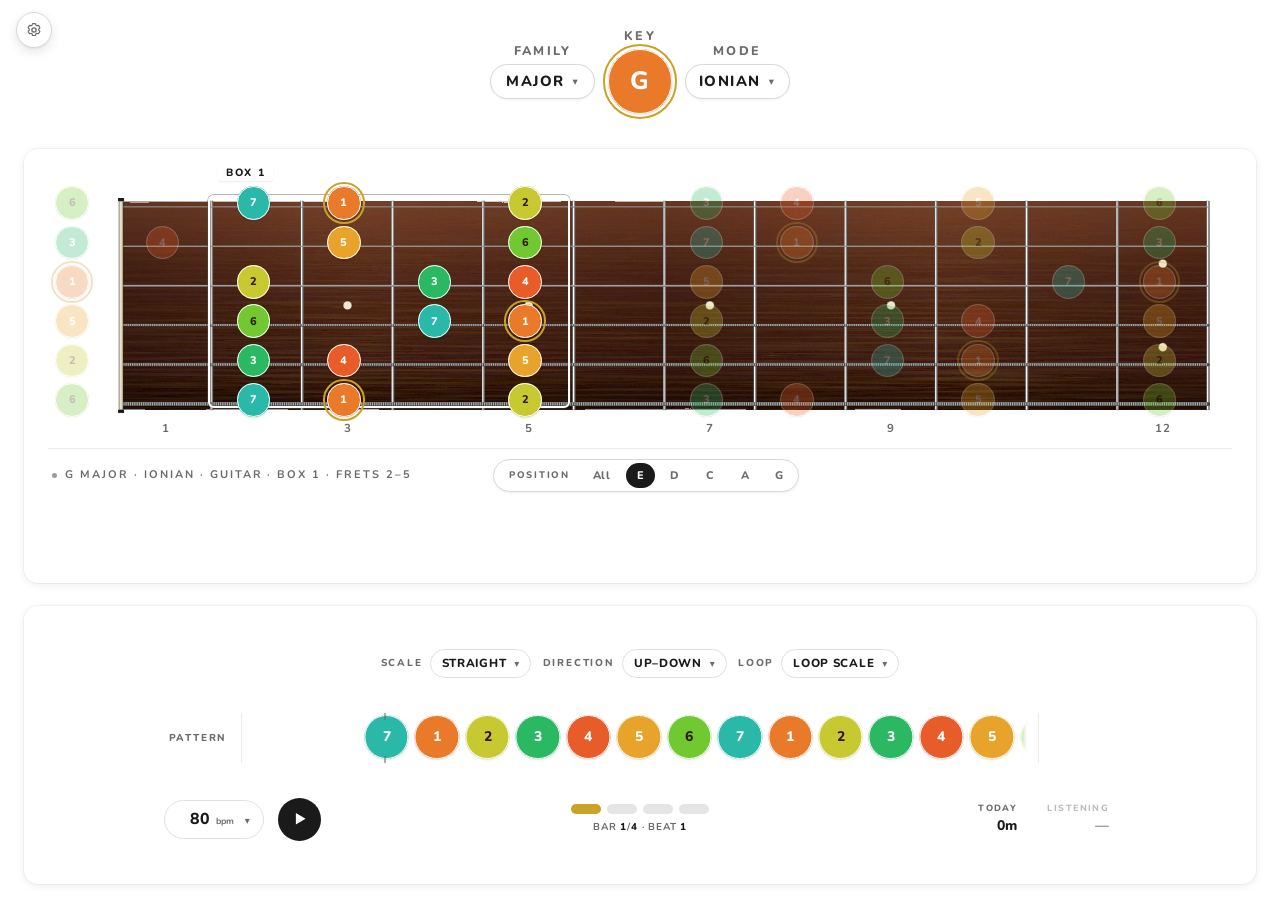
<file: tom/frames/scale-visualiser.html>
<!doctype html>
<html lang="en">
<head>
<meta charset="utf-8" />
<meta name="viewport" content="width=device-width,initial-scale=1,viewport-fit=cover" />
<title>Tom — Scale Visualiser</title>
<link rel="stylesheet" href="tom-tokens.css">
<link rel="stylesheet" href="tom-shell.css">
<style>
/* ────────────────────────────────────────────────────────────────
   Scale Visualiser — first concrete instance of the neck primitive
   in production navigation. Single example: G blues on guitar,
   Box 1 (3rd-fret position) highlighted, degree labels.

   Deliberately the iconic minor-blues note set (1, b3, 4, b5, 5, b7)
   not the major-blues (1, 2, b3, 3, 5, 6) — that's what guitarists
   mean by "the blues shape in G" even when playing over G major.
   The b5 is shown with a "blue note" tag for the teaching point.

   All visual machinery (wood, frets, strings, dots, brackets) is
   ported verbatim from neck-primitive.html. Reduce-and-merge into
   a shared partial happens at Angular implementation time.
   ──────────────────────────────────────────────────────────────── */

body { background: var(--page-bg); }

/* Main is a fixed-viewport container — overflow hidden, content
   sized to fit. Same pattern as chord-practice: practice surfaces
   keep their layout on screen rather than spilling below the fold.
   Navigation surfaces (theory dashboard, skills tree) can scroll
   freely; practice/visualiser screens must not. */
main {
  flex: 1;
  min-height: 0;
  padding: var(--top-pad) 24px var(--nav-reserve);
  display: flex;
  flex-direction: column;
  align-items: center;
  overflow: hidden;
}

/* Layout fills avail-h with proportional cards. Each card is a
   fixed percentage of the available viewport height — cards grow
   on a roomy monitor, shrink on a tight laptop, proportions stay
   constant. Top-aligned: any leftover sits below.

     KFM bar      13%
     Neck card    50%   ← hero, always the largest slot
     Bottom card  32%   ← Practice or Theory, same size; theory
                          shrinks to fit since neck is the hero
     Gaps          5% (2.5% × 2)
     Total       100%

   Theory is the biggest of the bottom-card content variants and
   uses cqh-driven sizing to compact gracefully when the card is
   small at low avail-h. */
.demo-stack {
  width: 100%;
  max-width: 1320px;
  height: var(--avail-h);
  display: flex;
  flex-direction: column;
  gap: 2.5cqh;
  min-height: 0;
  container-type: size;
}

.kfm-bar    { flex: 0 0 13%; container-type: size; }
.neck-card  { flex: 0 0 50%; container-type: size; min-width: 0; }
.pt-card    { flex: 0 0 32%; container-type: size; }

/* ── Gear button + popover ────────────────────────────────────
   Ported from wheel.html. Top-left of canvas, off the chat
   trigger on the right. Holds preferences that don't need to
   live in the always-visible toolbar (instrument, wood). */
.gear-btn {
  position: fixed;
  top: calc(var(--header-h) + 12px);
  left: 16px;
  width: 36px; height: 36px;
  border: 1px solid var(--tab-border);
  border-radius: 999px;
  background: var(--surface);
  box-shadow: 0 4px 12px rgba(0,0,0,0.10), 0 1px 2px rgba(0,0,0,0.06);
  cursor: pointer;
  color: var(--ink-2);
  display: inline-flex; align-items: center; justify-content: center;
  z-index: 40;
  transition: transform var(--t-state) var(--ease-out), box-shadow var(--t-state) var(--ease-out);
}
.gear-btn:hover {
  color: var(--ink);
  transform: translateY(-1px);
  box-shadow: 0 6px 16px rgba(0,0,0,0.12), 0 1px 2px rgba(0,0,0,0.06);
}
.gear-btn[aria-expanded="true"] { background: var(--page-bg); color: var(--ink); }
.gear-btn svg { width: 16px; height: 16px; }

.gear-popover {
  position: fixed;
  top: calc(var(--header-h) + 56px);
  left: 16px;
  width: 320px;
  max-height: calc(100vh - var(--header-h) - 80px);
  overflow-y: auto;
  background: var(--surface);
  border: 1px solid var(--border);
  border-radius: var(--radius-lg);
  box-shadow:
    0 16px 40px rgba(0, 0, 0, 0.12),
    0 4px 12px  rgba(0, 0, 0, 0.06),
    0 0 0 1px   rgba(0, 0, 0, 0.02);
  z-index: 41;
  padding: 14px 14px 12px;
  display: none;
}
.gear-popover.is-open { display: block; }
.gear-popover__title {
  font-size: 10px;
  font-weight: 800;
  color: var(--ink-2);
  letter-spacing: 0.6px;
  text-transform: uppercase;
  margin-bottom: 10px;
}
.gear-row {
  display: flex;
  flex-direction: column;
  gap: 8px;
  padding: 10px 0;
}
.gear-row + .gear-row { border-top: 1px solid var(--hairline); }
.gear-row__label {
  font-size: 13px;
  font-weight: 700;
  color: var(--ink);
}
.gear-row__hint {
  display: block;
  font-size: 11px;
  font-weight: 500;
  color: var(--ink-2);
  margin-top: 2px;
}

/* Segmented control inside the popover — matches the toolbar
   visual idiom but tuned for the narrower 260px container. */
.gear-segmented {
  display: flex;
  flex-wrap: nowrap;
  gap: 4px;
  padding: 4px;
  background: var(--page-bg);
  border: 1px solid var(--border);
  border-radius: 999px;
  width: 100%;
  box-sizing: border-box;
}
.gear-segmented .gear-segmented__btn { flex: 1; white-space: nowrap; }
.gear-segmented__btn {
  font-family: var(--font-sans);
  font-size: 11px;
  font-weight: 800;
  letter-spacing: 0.08em;
  text-transform: uppercase;
  color: var(--ink-2);
  background: transparent;
  border: 0;
  padding: 6px 12px;
  border-radius: 999px;
  cursor: pointer;
  transition: background var(--t-hover) var(--ease-out), color var(--t-hover) var(--ease-out);
}
.gear-segmented__btn:hover { color: var(--ink); }
.gear-segmented__btn[aria-pressed="true"] {
  background: var(--ink);
  color: #fff;
}
.gear-segmented__btn[disabled] {
  opacity: 0.45;
  cursor: not-allowed;
}

/* ════════════════════════════════════════════════════════════════
   KEY · FAMILY · MODE bar — primary parameter row above the neck
   ────────────────────────────────────────────────────────────────
   Three controls share a structural pattern: small UPPERCASE label
   above, control-row below. Each row holds a single tappable centre
   element — a pill (family + mode) or a circle (key) — which opens
   its picker on click. No chevron stepping.
   ════════════════════════════════════════════════════════════════ */
.kfm-bar {
  width: 100%;
  display: flex;
  flex-wrap: wrap;
  justify-content: center;
  align-items: center;
  gap: clamp(8px, 1cqi, 22px);
  padding: 4px;
  /* Size container so cqi/cqh inside the bar resolve to the bar's
     own dimensions, not the demo-stack. Without this, cqh values
     resolve against the much-larger demo-stack and instantly cap
     at the clamp max — leaving every internal at maximum size. */
  container-type: size;
}

.kfm-control {
  display: flex;
  flex-direction: column;
  align-items: center;
  gap: 6px;
}

.kfm-control__label {
  font-size: 10.5px;
  font-weight: 800;
  letter-spacing: 0.18em;
  text-transform: uppercase;
  color: var(--ink-2);
}

/* Equal min-height across all three controls so the bottoms align
   regardless of which centre element is being used (40px pill or
   64px circle). The smaller pill controls centre vertically inside
   the row; labels stay at the same y because we top-align the bar. */
.kfm-control__row {
  display: inline-flex;
  align-items: center;
  justify-content: center;
  gap: 10px;
  min-height: 64px;
}

/* Pill — family + mode primary tap. Width is content-sized but has
   a comfortable min so labels of varying length don't jump around. */
.kfm-pill {
  min-width: 130px;
  height: 40px;
  padding: 0 16px;
  border-radius: 999px;
  border: 1px solid var(--tab-border);
  background: var(--surface);
  color: var(--ink);
  font-family: var(--font-sans);
  font-size: 13px;
  font-weight: 800;
  letter-spacing: 0.10em;
  text-transform: uppercase;
  cursor: pointer;
  display: inline-flex;
  align-items: center;
  justify-content: center;
  gap: 8px;
  box-shadow: var(--sh-tab);
  transition: transform var(--t-hover) var(--ease-out),
              box-shadow var(--t-hover) var(--ease-out),
              border-color var(--t-hover) var(--ease-out);
}
.kfm-pill:hover {
  transform: translateY(-1px);
  box-shadow: 0 6px 14px rgba(0,0,0,0.10);
  border-color: var(--ink-2);
}
.kfm-pill:active { transform: translateY(0); }
.kfm-pill[aria-expanded="true"] {
  border-color: var(--ink);
  box-shadow: 0 6px 14px rgba(0,0,0,0.10);
}
.kfm-pill__caret {
  font-size: 10px;
  color: var(--ink-2);
  margin-top: 1px;
}

/* Key circle — large coloured circle, the most prominent control
   on the page after the neck itself. Background defaults to the
   note palette colour for the current key (set inline by JS). */
.kfm-circle {
  width: 64px;
  height: 64px;
  border-radius: 50%;
  border: 0;
  outline: 1.5px solid #fff;
  outline-offset: -1.5px;
  background: var(--note-G);
  color: #fff;
  font-family: var(--font-sans);
  font-weight: 800;
  font-size: 26px;
  line-height: 1;
  cursor: pointer;
  box-shadow: var(--sh-note);
  display: inline-flex;
  align-items: center;
  justify-content: center;
  position: relative;
  transition: transform var(--t-hover) var(--ease-out),
              box-shadow var(--t-hover) var(--ease-out);
}
.kfm-circle:hover {
  transform: translateY(-1px);
  box-shadow: 0 6px 18px rgba(0,0,0,0.16);
}
.kfm-circle:active { transform: translateY(0); }
.kfm-circle[data-warm-text="true"] { color: var(--ink-warm); }
/* Gold root ring — same vocabulary as the fretboard root dot */
.kfm-circle::before {
  content: "";
  position: absolute;
  inset: -5px;
  border-radius: 50%;
  border: 2px solid var(--gold);
  pointer-events: none;
}
.kfm-circle[aria-expanded="true"] {
  box-shadow: 0 6px 18px rgba(0,0,0,0.16);
}

/* ════════════════════════════════════════════════════════════════
   List popover — small text dropdown anchored under family/mode.
   Lighter weight than the gear popover; opens directly from the
   pill press, scrim-less, click-outside dismisses.
   ════════════════════════════════════════════════════════════════ */
.list-popover {
  position: fixed;
  top: 0; left: 0;
  min-width: 180px;
  max-width: 260px;
  max-height: 60vh;
  overflow-y: auto;
  background: var(--surface);
  border: 1px solid var(--border);
  border-radius: var(--radius-lg);
  box-shadow:
    0 16px 40px rgba(0, 0, 0, 0.14),
    0 4px 12px  rgba(0, 0, 0, 0.06),
    0 0 0 1px   rgba(0, 0, 0, 0.02);
  z-index: 60;
  padding: 6px;
  display: none;
}
.list-popover.is-open { display: block; }
.list-popover__item {
  display: flex;
  align-items: center;
  width: 100%;
  padding: 10px 12px;
  border-radius: 8px;
  border: 0;
  background: transparent;
  font-family: var(--font-sans);
  font-size: 13px;
  font-weight: 700;
  color: var(--ink);
  letter-spacing: 0.02em;
  cursor: pointer;
  text-align: left;
}
.list-popover__item:hover { background: var(--page-bg); }
.list-popover__item[aria-selected="true"] {
  background: var(--ink);
  color: #fff;
}

/* ════════════════════════════════════════════════════════════════
   KEY MODAL — chromatic note grid
   ────────────────────────────────────────────────────────────────
   12 cells in a 6×2 grid. Each cell holds either:
     • a single natural circle (A B C D E F G), or
     • a sharp-on-top + flat-on-bottom pair, both halves clickable
       and storing the chosen spelling on click.
   Both halves of a pair share the pitch-class palette colour;
   they differ only in label. Gold root ring marks current key.
   ════════════════════════════════════════════════════════════════ */
.note-modal {
  position: fixed;
  inset: 0;
  z-index: 70;
  display: flex;
  align-items: center;
  justify-content: center;
  padding: 24px;
}
.note-modal[hidden] { display: none; }

.note-modal__scrim {
  position: absolute;
  inset: 0;
  background: rgba(0, 0, 0, 0.42);
  backdrop-filter: blur(2px);
  animation: scrim-in 180ms var(--ease-out) both;
}
@keyframes scrim-in { from { opacity: 0; } to { opacity: 1; } }

.note-modal__panel {
  position: relative;
  background: var(--surface);
  border-radius: var(--radius-xl);
  box-shadow:
    0 24px 60px rgba(0, 0, 0, 0.28),
    0 8px 18px  rgba(0, 0, 0, 0.10),
    0 0 0 1px   rgba(0, 0, 0, 0.04);
  padding: 22px 22px 18px;
  width: min(640px, 100%);
  animation: panel-in 220ms var(--ease-out) both;
}
@keyframes panel-in {
  from { opacity: 0; transform: translateY(8px) scale(0.98); }
  to   { opacity: 1; transform: translateY(0)   scale(1); }
}

.note-modal__head {
  display: flex;
  align-items: center;
  gap: 12px;
  margin-bottom: 18px;
}
.note-modal__title {
  flex: 1;
  margin: 0;
  font-size: 11px;
  font-weight: 800;
  letter-spacing: 0.18em;
  text-transform: uppercase;
  color: var(--ink-2);
}
.note-modal__close {
  width: 28px; height: 28px;
  border: 0;
  background: transparent;
  color: var(--ink-2);
  cursor: pointer;
  border-radius: 999px;
  display: inline-flex;
  align-items: center;
  justify-content: center;
}
.note-modal__close:hover { color: var(--ink); background: var(--page-bg); }

.note-modal__grid {
  display: grid;
  grid-template-columns: repeat(6, 1fr);
  gap: 10px;
}
.note-modal__hint {
  margin-top: 16px;
  font-size: 11px;
  font-weight: 600;
  color: var(--ink-2);
  text-align: center;
  letter-spacing: 0.02em;
}

.note-modal__cell {
  aspect-ratio: 1 / 1.4;
  display: flex;
  flex-direction: column;
  align-items: center;
  justify-content: center;
  gap: 6px;
}

.note-modal__chip {
  --chip-color: var(--ink);
  border: 0;
  outline: 1.5px solid #fff;
  outline-offset: -1.5px;
  background: var(--chip-color);
  color: #fff;
  font-family: var(--font-sans);
  font-weight: 800;
  cursor: pointer;
  border-radius: 50%;
  display: inline-flex;
  align-items: center;
  justify-content: center;
  position: relative;
  box-shadow: var(--sh-note);
  transition: transform var(--t-hover) var(--ease-out),
              box-shadow var(--t-hover) var(--ease-out);
}
.note-modal__chip:hover {
  transform: translateY(-2px);
  box-shadow: 0 6px 16px rgba(0,0,0,0.14);
}
.note-modal__chip[data-warm-text="true"] { color: var(--ink-warm); }

.note-modal__chip--natural {
  width: 64px;
  height: 64px;
  font-size: 24px;
  line-height: 1;
}
.note-modal__chip--half {
  width: 50px;
  height: 50px;
  font-size: 14px;
  line-height: 1;
}
.note-modal__chip--half .note-modal__accidental {
  font-size: 16px;
}

.note-modal__chip--current::before {
  content: "";
  position: absolute;
  inset: -5px;
  border-radius: 50%;
  border: 2px solid var(--gold);
  pointer-events: none;
}

@media (max-width: 520px) {
  .note-modal__chip--natural { width: 52px; height: 52px; font-size: 20px; }
  .note-modal__chip--half    { width: 40px; height: 40px; font-size: 12px; }
  .note-modal__cell { aspect-ratio: 1 / 1.5; }
}

/* ════════════════════════════════════════════════════════════════
   POSITION bar — segmented selector below the neck
   ════════════════════════════════════════════════════════════════ */
.position-bar {
  display: inline-flex;
  align-items: center;
  gap: 4px;
  padding: 4px;
  background: var(--surface);
  border: 1px solid var(--tab-border);
  border-radius: 999px;
  box-shadow: var(--sh-tab);
  margin: 0 auto;
}
.position-bar__label {
  font-size: 10.5px;
  font-weight: 800;
  letter-spacing: 0.14em;
  text-transform: uppercase;
  color: var(--ink-2);
  padding: 0 10px 0 14px;
}
.position-bar__btn {
  font-family: var(--font-sans);
  font-size: 12px;
  font-weight: 800;
  letter-spacing: 0.06em;
  color: var(--ink-2);
  background: transparent;
  border: 0;
  padding: 7px 14px;
  border-radius: 999px;
  cursor: pointer;
  min-width: 36px;
  transition: background var(--t-hover) var(--ease-out), color var(--t-hover) var(--ease-out);
}
.position-bar__btn:hover { color: var(--ink); }
.position-bar__btn[aria-pressed="true"] {
  background: var(--ink);
  color: #fff;
}

/* Inline variant — same chrome as the standalone bar (bordered pill
   with shadow), condensed to fit alongside the caption text and the
   right-edge highlight pill. Buttons keep their full visual weight,
   just a touch smaller in font and padding. */
.position-bar--inline {
  padding: 3px;
  margin: 0 0 0 12px;
}
.position-bar--inline .position-bar__label {
  padding: 0 8px 0 12px;
  font-size: 9.5px;
  letter-spacing: 0.18em;
}
.position-bar--inline .position-bar__btn {
  font-size: 11px;
  padding: 5px 11px;
  min-width: 28px;
}

/* ════════════════════════════════════════════════════════════════
   PRACTICE / THEORY card with tab switcher
   ────────────────────────────────────────────────────────────────
   Two views in the same vertical slot. Tabs at the top toggle
   between practice controls and theory summary. Practice idiom
   matches chord-practice's tempo sub-view (BPM pill, round play,
   4-segment beat strip).
   ════════════════════════════════════════════════════════════════ */
.pt-card {
  width: 100%;
  background: var(--surface);
  border-radius: var(--radius-xl);
  box-shadow: var(--sh-card);
  overflow: hidden;
  display: flex;
  flex-direction: column;
}

.pt-view { display: none; }
.pt-view.is-on { display: flex; }

/* ── Practice view layout — three rows distributed top/middle/
   bottom via space-evenly. Generous horizontal padding so the card
   has air on the sides; vertical handled by the row distribution. */
.pt-view--practice {
  flex-direction: column;
  align-items: stretch;
  justify-content: space-evenly;
  gap: 6px;
  padding: 18px 36px;
  height: 100%;
  box-sizing: border-box;
}
.practice-row {
  display: flex;
  align-items: center;
  gap: 18px;
  flex: 0 0 auto;
}

/* Row 1 — three Scale/Direction/Loop fields, centred. */
.practice-row--options {
  justify-content: center;
  flex-wrap: wrap;
  gap: 22px 32px;
}
.practice-field {
  display: inline-flex;
  align-items: center;
  gap: 10px;
}
.practice-field__label {
  font-size: 10px;
  font-weight: 800;
  letter-spacing: 0.18em;
  text-transform: uppercase;
  color: var(--ink-2);
  flex: 0 0 auto;
}

/* Row 2 — uses the same 3-col grid as row 3 so the Pattern label
   can sit on the same vertical line as row 3's BPM zone. Label is
   centred in col 1 (so its centre aligns with row 3's BPM-zone
   centre — closest pure-CSS approximation to "label left edge =
   BPM pill left edge" without measuring widths). Chip strip spans
   cols 2-3. */
/* Three-column layout: left label | note highway | right edge.
   Ratio is 1:4:1 — the highway gets 2/3 of the row width, masks
   take 1/6 each. This widens the visible chip area substantially
   (more lookahead and more history) and shifts the play-head notch
   slightly leftward of card-centre as a side-effect (notch is at
   33% of a wider highway, so its absolute screen position moves
   left). No gap — labels butt directly against the highway so
   chips cannot leak through any exposed strip between cells.
   Labels are solid blocks filling their columns edge-to-edge;
   soft fade lives on the highway via mask-image, not on labels. */
.practice-row--viz {
  display: grid;
  grid-template-columns: 1fr 4fr 1fr;
  align-items: center;
  gap: 0;
  position: relative;
}
.practice-viz__label,
.practice-viz__edge {
  font-size: 10px;
  font-weight: 800;
  letter-spacing: 0.18em;
  text-transform: uppercase;
  color: var(--ink-2);
  align-self: stretch;
  display: flex;
  align-items: center;
  line-height: 1;
  background: var(--surface);
  padding: 0 14px;
}
/* Left mask — full col 1 block, PATTERN text right-aligned against
   the inner edge. Hairline divides label from highway. */
.practice-viz__label {
  grid-column: 1;
  grid-row: 1;
  border-right: 1px solid var(--hairline);
  justify-content: flex-end;
}
/* Right mask — full col 3 block, no text. Mirror of the left mask. */
.practice-viz__edge {
  grid-column: 3;
  grid-row: 1;
  border-left: 1px solid var(--hairline);
}

/* Row 3 — three equal-width columns, content centred within each.
   BPM/play sits centred in col 1 (so it pulls inward from the card
   edge); beat block stays centred in col 2 (= row centre); stats
   sit centred in col 3 (pulled inward from the right edge). */
.practice-row--status {
  display: grid;
  grid-template-columns: 1fr 1fr 1fr;
  align-items: center;
  gap: 18px;
}
.practice-zone {
  display: inline-flex;
  align-items: center;
  gap: 14px;
}
.practice-zone--left,
.practice-zone--centre,
.practice-zone--right { justify-self: center; }
.practice-zone--right { gap: 18px; }

/* ── Pattern visualisation carousel ───────────────────────────────
   Fixed-position track containing a translateX-driven strip of
   chips. The strip is wider than the track; chips slide leftward
   one chip-width per beat. A static play-head notch sits at 1/3
   from the left of the track — when chip[step] is centred under
   the notch, the existing pulse fires. The track is clipped by
   overflow:hidden; the side labels (.practice-viz__label and
   .practice-viz__edge) are opaque overlays with a gradient fade
   at their inner edge so chips peek out smoothly as they enter
   and exit the masked zones. */
/* Pattern-viz IS the note highway — confined to col 2, the middle
   third of the row. Labels in cols 1 and 3 are solid masks edge-to-
   edge; chips outside col 2 are hard-clipped by overflow: hidden.
   The soft fade lives on the highway itself via mask-image: chips
   fade smoothly within the leftmost and rightmost 14px before being
   cut at the column boundary, so the disappearance reads as "the
   chip slid under the mask" rather than a hard edge. */
.pattern-viz {
  grid-column: 2;
  grid-row: 1;
  position: relative;
  overflow: hidden;
  padding: 4px 0;
  min-width: 0;
  z-index: 1;
  mask-image: linear-gradient(
    to right,
    transparent 0,
    black 14px,
    black calc(100% - 14px),
    transparent 100%
  );
  -webkit-mask-image: linear-gradient(
    to right,
    transparent 0,
    black 14px,
    black calc(100% - 14px),
    transparent 100%
  );
}
.pattern-viz__strip {
  display: flex;
  align-items: center;
  gap: 6px;
  width: max-content;
  will-change: transform;
  transition: transform var(--beat-ms, 500ms) linear;
}
/* Play-head notch — two short vertical strokes top and bottom of
   the chip lane, framing rather than cutting through. Sits at 17%
   from the left of the highway, ~3-4 chips' worth of history at
   typical chip sizing. Practice context favours lookahead heavily
   over history (knowing what's coming next > seeing what just
   played), so the notch sits well left of card-centre. Neutral
   colour. */
.pattern-viz__notch {
  position: absolute;
  left: 17%;
  top: 0;
  bottom: 0;
  width: 2px;
  margin-left: -1px;
  pointer-events: none;
  z-index: 3;
  background:
    linear-gradient(to bottom,
      var(--ink-soft, #6a6a6a) 0,
      var(--ink-soft, #6a6a6a) 14%,
      transparent 14%,
      transparent 86%,
      var(--ink-soft, #6a6a6a) 86%,
      var(--ink-soft, #6a6a6a) 100%);
  opacity: 0.55;
}
@media (prefers-reduced-motion: reduce) {
  .pattern-viz__strip { transition: none; }
}

.pattern-chip {
  flex: 0 0 auto;
  width: 36px;
  height: 36px;
  border-radius: 50%;
  display: inline-flex;
  align-items: center;
  justify-content: center;
  background: var(--note-G);
  color: #fff;
  font-family: var(--font-sans);
  font-size: 11px;
  font-weight: 800;
  line-height: 1;
  outline: 1.5px solid #fff;
  outline-offset: -1.5px;
  box-shadow: var(--sh-note);
  position: relative;
  user-select: none;
}
.pattern-chip[data-warm-text="true"] { color: var(--ink-warm); }
.pattern-chip--active::after {
  content: "";
  position: absolute;
  inset: -3px;
  border-radius: 50%;
  border: 2px solid var(--gold);
  pointer-events: none;
}
.pattern-chip--barline {
  flex: 0 0 1px;
  width: 1px;
  height: 24px;
  background: var(--hairline);
  border-radius: 0;
  outline: none;
  box-shadow: none;
  align-self: center;
  margin: 0 4px;
}

/* ── Practice stat blocks (Today, Listening) ──────────────────── */
.practice-stat {
  display: inline-flex;
  flex-direction: column;
  align-items: flex-end;
  gap: 1px;
  flex: 0 0 auto;
  padding-left: 12px;
}
.practice-stat--listening {
  opacity: 0.45;
}
.practice-stat__label {
  font-size: 9px;
  font-weight: 800;
  letter-spacing: 0.16em;
  text-transform: uppercase;
  color: var(--ink-2);
}
.practice-stat__value {
  font-size: 13px;
  font-weight: 800;
  color: var(--ink);
  font-variant-numeric: tabular-nums;
}

/* ── BPM pill — chord-practice idiom, fixed sizing ─────────────── */
.bpm {
  display: inline-flex;
  align-items: baseline;
  gap: 6px;
  padding: 10px 18px;
  border: 1px solid var(--border);
  border-radius: 999px;
  background: var(--surface);
  cursor: pointer;
  line-height: 1;
  transition: border-color var(--t-hover) var(--ease-out),
              transform var(--t-hover) var(--ease-out),
              box-shadow var(--t-hover) var(--ease-out);
}
.bpm:hover {
  border-color: var(--ink-2);
  transform: translateY(-1px);
  box-shadow: 0 4px 10px rgba(0,0,0,0.08);
}
.bpm__num {
  font-size: 22px;
  font-weight: 800;
  color: var(--ink);
  font-variant-numeric: tabular-nums;
  line-height: 1;
}
/* When .bpm__num is an input (typed-tempo control) it inherits the
   same look as the span variant: no chrome, transparent background,
   sized to fit ~3 digits. The pill itself is the visible control. */
input.bpm__num {
  font-family: inherit;
  border: none;
  background: transparent;
  padding: 0;
  margin: 0;
  width: 3.4ch;
  text-align: right;
  outline: none;
  cursor: text;
  -moz-appearance: textfield;
}
input.bpm__num::-webkit-outer-spin-button,
input.bpm__num::-webkit-inner-spin-button {
  -webkit-appearance: none;
  margin: 0;
}
input.bpm__num:focus { color: var(--ink); }
.bpm:focus-within {
  border-color: var(--ink-2);
  box-shadow: 0 0 0 2px rgba(0,0,0,0.06);
}
.bpm__num--text {
  font-size: 14px;
  letter-spacing: 0.06em;
  text-transform: uppercase;
}
.bpm__lbl {
  font-size: 10.5px;
  font-weight: 700;
  color: var(--ink-2);
  letter-spacing: 0.04em;
  text-transform: lowercase;
}
.bpm__caret {
  font-size: 10px;
  color: var(--ink-2);
  margin-left: 2px;
}
/* Hybrid BPM caret — own button so the input area still receives
   click-to-type. Caret button is a slim affordance that opens the
   tempo list popover. */
.bpm__caret-btn {
  display: inline-flex;
  align-items: center;
  justify-content: center;
  border: none;
  background: transparent;
  padding: 0 2px;
  margin: 0;
  cursor: pointer;
  color: var(--ink-2);
  line-height: 1;
}
.bpm__caret-btn:hover { color: var(--ink); }
.bpm__caret-btn[aria-expanded="true"] { color: var(--ink); }
.bpm--pattern { padding: 10px 16px; }
.bpm--pattern[aria-expanded="true"] {
  border-color: var(--ink);
  box-shadow: 0 6px 14px rgba(0,0,0,0.10);
}

/* ── Round play button ─────────────────────────────────────────── */
.play-btn {
  width: 56px;
  height: 56px;
  border-radius: 50%;
  background: var(--ink);
  color: #fff;
  border: 0;
  display: flex;
  align-items: center;
  justify-content: center;
  cursor: pointer;
  position: relative;
  transition: filter 150ms ease-out, background 150ms ease-out;
}
.play-btn:hover { filter: brightness(1.08); }
.play-btn__icon { width: 22px; height: 22px; }
.play-btn .play-btn__icon--pause { display: none; }
.play-btn.is-running { background: var(--gold); color: var(--ink); }
.play-btn.is-running .play-btn__icon--play  { display: none; }
.play-btn.is-running .play-btn__icon--pause { display: block; }
.play-btn.is-running::after {
  content: "";
  position: absolute;
  inset: -5px;
  border-radius: 50%;
  border: 2px solid var(--gold);
  opacity: 0.45;
  animation: pulse-ring 1.4s ease-out infinite;
}
@keyframes pulse-ring {
  0%   { transform: scale(0.92); opacity: 0.55; }
  100% { transform: scale(1.18); opacity: 0; }
}

/* ── Beat block — 4 segment strip + counter ────────────────────── */
.beat-block {
  display: flex;
  flex-direction: column;
  align-items: center;
  gap: 6px;
}
.beat__segs {
  display: grid;
  grid-template-columns: repeat(4, 30px);
  gap: 6px;
}
.beat__seg {
  height: 8px;
  border-radius: 999px;
  background: #E5E5E5;
  transition: background var(--t-state) var(--ease-out);
}
.beat__seg.is-on  { background: var(--ink); }
.beat__seg.is-one { background: var(--gold); }
.beat__counter {
  font-size: 10.5px;
  font-weight: 700;
  color: var(--ink-2);
  letter-spacing: 0.08em;
  text-transform: uppercase;
  font-variant-numeric: tabular-nums;
}
.beat__counter b { color: var(--ink); font-weight: 800; }

/* ── Theory view layout ───────────────────────────────────────── */
.pt-view--theory {
  flex-direction: column;
  padding: 14px 22px 12px;
  gap: 10px;
  height: 100%;
  box-sizing: border-box;
  overflow-y: auto;
}

/* Theory card sub-blocks lose their own card chrome since the
   pt-card is now the surface. They become structural sections only. */
.theory-card__head {
  border-bottom: 1px solid var(--hairline);
  padding-bottom: 10px;
}
.theory-card__title {
  font-size: 14px;
  font-weight: 800;
  color: var(--ink);
  letter-spacing: 0.02em;
}
.theory-card__positions {
  border-top: 1px solid var(--hairline);
  padding-top: 12px;
}

/* ════════════════════════════════════════════════════════════════
   THEORY CARD — at-a-glance summary + box thumbnails
   ════════════════════════════════════════════════════════════════ */
.theory-card {
  width: 100%;
  max-width: 1100px;
  margin: 0 auto;
  background: var(--surface);
  border-radius: var(--radius-xl);
  box-shadow: var(--sh-card);
  padding: 22px 26px 20px;
  display: flex;
  flex-direction: column;
  gap: 18px;
}
.theory-card__head {
  display: flex;
  align-items: center;
  gap: 10px;
  border-bottom: 1px solid var(--hairline);
  padding-bottom: 12px;
}
.theory-card__title {
  font-size: 16px;
  font-weight: 800;
  color: var(--ink);
  letter-spacing: -0.005em;
}

.theory-card__list {
  margin: 0;
  display: grid;
  grid-template-columns: repeat(2, minmax(0, 1fr));
  gap: 10px 32px;
}
@media (max-width: 720px) {
  .theory-card__list { grid-template-columns: 1fr; }
}

.theory-card__row {
  display: grid;
  grid-template-columns: 100px 1fr;
  gap: 12px;
  align-items: baseline;
}
.theory-card__row-label {
  margin: 0;
  font-size: 10.5px;
  font-weight: 800;
  letter-spacing: 0.16em;
  text-transform: uppercase;
  color: var(--ink-2);
}
.theory-card__row-label--inline { padding: 0 4px 0 2px; }
.theory-card__row-value {
  margin: 0;
  font-size: 13px;
  font-weight: 600;
  color: var(--ink);
  letter-spacing: 0.01em;
  font-feature-settings: "tnum" 1;
}

.theory-card__positions {
  display: flex;
  flex-direction: column;
  align-items: stretch;
  gap: 6px;
  flex: 1 1 auto;
  min-height: 0;
  border-top: 1px solid var(--hairline);
  padding-top: 10px;
}

.box-thumbnails {
  display: flex;
  flex-direction: row;
  gap: 8px;
  flex: 1 1 auto;
  min-height: 0;
  overflow-x: auto;
  overflow-y: hidden;
  scrollbar-width: thin;
  padding: 2px 2px 6px;
}
.box-thumbnails::-webkit-scrollbar { height: 6px; }
.box-thumbnails::-webkit-scrollbar-thumb { background: var(--hairline); border-radius: 3px; }
.box-thumbnails:empty::before {
  content: "No box positions for this scale.";
  font-size: 11px;
  color: var(--ink-2);
  font-style: italic;
  padding: 8px 4px;
}

.box-thumb {
  border: 1px dashed var(--border);
  background: var(--page-bg);
  border-radius: var(--radius-lg);
  padding: 8px 10px 6px;
  cursor: pointer;
  display: flex;
  flex-direction: column;
  gap: 4px;
  align-items: center;
  text-align: center;
  font-family: var(--font-sans);
  transition: transform var(--t-hover) var(--ease-out),
              border-color var(--t-hover) var(--ease-out),
              box-shadow var(--t-hover) var(--ease-out);
  flex: 0 0 auto;
}
.box-thumb:hover {
  transform: translateY(-1px);
  border-color: var(--ink-2);
  border-style: solid;
}
.box-thumb__label {
  font-size: 11px;
  font-weight: 800;
  letter-spacing: 0.10em;
  text-transform: uppercase;
  color: var(--ink);
}
.box-thumb__hint {
  font-size: 10px;
  font-weight: 600;
  color: var(--ink-2);
  font-feature-settings: "tnum" 1;
}
.box-thumb--active {
  border: 2px solid var(--ink);
  background: var(--surface);
  box-shadow: 0 4px 12px rgba(0,0,0,0.08);
}
.box-thumb--active .box-thumb__label { color: var(--ink); }

/* Mini-neck SVG inside each thumbnail. Stripped-back rendering of
   the neck primitive — wood, frets, strings, dots — at thumbnail
   scale. No fret markers, no nut, no labels on dots; the box's
   note shape reads at a glance. Width grows with fret span, height
   is fixed by string count × cell-h. */
.box-thumb__neck {
  display: block;
  background: #6B4A28; /* fallback if SVG fails to render wood */
  border-radius: 3px;
  overflow: hidden;
}

/* ════════════════════════════════════════════════════════════════
   INTERNAL SIZING — cqh-driven, capped by clamp max
   ────────────────────────────────────────────────────────────────
   Each card is its own size container. Internals size in cqh of
   that card so they fit whatever pixel height the card is given,
   with clamp() maxes so a wider/taller viewport doesn't blow them
   up beyond legibility. Same pattern as chord-practice's options
   sub-view, which Geoff established as the working reference for
   font-size scaling at display-scaled resolutions.
   ──────────────────────────────────────────────────────────────── */

/* ── KFM bar internals — sized in cqh of kfm-bar (84-140px range
   across avail-h 600-1000). cqh percentages tuned so values
   scale across the full range, capped at sensible mins/maxes. ─ */
.kfm-control          { gap: clamp(2px, 3cqh, 5px); }
.kfm-control__label   { font-size: clamp(10px, 12cqh, 14px); }
.kfm-control__row     { min-height: 0; gap: clamp(4px, 6cqh, 10px); }
.kfm-pill             { min-width: clamp(80px, 100cqh, 140px); height: clamp(28px, 34cqh, 46px); padding: 0 clamp(8px, 12cqh, 18px); font-size: clamp(11px, 14cqh, 18px); }
.kfm-pill__caret      { font-size: clamp(9px, 10cqh, 12px); }
.kfm-circle           { width: clamp(44px, 62cqh, 84px); height: clamp(44px, 62cqh, 84px); font-size: clamp(17px, 24cqh, 32px); }

/* ── pt-card internals — sized in cqh of pt-card (264-440px range
   across avail-h 600-1000). Card hosts Practice OR Theory at the
   same size; theory is the bigger content so the card is sized for
   it — practice has internal whitespace, theory fits without
   scrolling at any viewport. ─ */
.pt-view--practice    { gap: clamp(10px, 4cqh, 22px); padding: clamp(10px, 4cqh, 22px) clamp(14px, 5cqh, 26px); }
.bpm                  { padding: clamp(6px, 2.7cqh, 14px) clamp(10px, 4cqh, 20px); }
.bpm__num             { font-size: clamp(14px, 5.7cqh, 26px); }
.bpm__num--text       { font-size: clamp(11px, 4.2cqh, 18px); }
.bpm__lbl             { font-size: clamp(9px, 3cqh, 13px); }
.play-btn             { width: clamp(40px, 15.5cqh, 70px); height: clamp(40px, 15.5cqh, 70px); }
.play-btn__icon       { width: clamp(14px, 6.3cqh, 28px); height: clamp(14px, 6.3cqh, 28px); }
.beat__segs           { grid-template-columns: repeat(4, clamp(28px, 11cqh, 52px)); gap: clamp(5px, 2cqh, 10px); }
.beat__seg            { height: clamp(8px, 3.5cqh, 14px); }
.beat__counter        { font-size: clamp(10px, 3.6cqh, 14px); }

/* New practice rows — scale with pt-card height (cqh) */
.pt-view--practice    { gap: clamp(6px, 2cqh, 12px); padding: clamp(14px, 5cqh, 24px) clamp(22px, 9cqh, 40px); }
.practice-row         { gap: clamp(10px, 4cqh, 18px); }
/* Rows 2 & 3 use a 3-col grid (1fr 1fr 1fr) with content centred in
   each column — that pulls the side zones in from the card edges
   without needing additional row-level padding. */
.practice-field       { gap: clamp(7px, 2.5cqh, 12px); }
.practice-field__label,
.practice-viz__label  { font-size: clamp(10px, 3.5cqh, 13px); }
.pattern-viz          { gap: clamp(5px, 2cqh, 10px); padding: clamp(2px, 1cqh, 6px) 2px; }
.pattern-chip         { width: clamp(32px, 16cqh, 52px); height: clamp(32px, 16cqh, 52px); font-size: clamp(11px, 5cqh, 15px); }
.pattern-chip--barline { height: clamp(22px, 11cqh, 34px); }
.practice-stat__label { font-size: clamp(9px, 3cqh, 11px); }
.practice-stat__value { font-size: clamp(13px, 5cqh, 17px); }

/* ── Theory view internals — same scope as practice (pt-card) ──── */
.pt-view--theory      { padding: clamp(10px, 4cqh, 22px) clamp(14px, 5cqh, 26px); gap: clamp(6px, 2.5cqh, 14px); overflow: hidden; }
.theory-card__head    { padding-bottom: clamp(6px, 2cqh, 12px); }
.theory-card__title   { font-size: clamp(11px, 4.2cqh, 18px); }
.theory-card__list    { gap: clamp(6px, 2cqh, 12px) clamp(20px, 7cqh, 36px); }
.theory-card__row-label { font-size: clamp(9px, 3cqh, 12px); }
.theory-card__row-value { font-size: clamp(10px, 3.7cqh, 15px); }
.theory-card__positions { padding-top: clamp(8px, 3cqh, 14px); gap: clamp(8px, 3cqh, 16px); }
.box-thumbnails       { gap: clamp(4px, 1.5cqh, 10px); }
.box-thumb            { padding: clamp(6px, 3cqh, 14px) clamp(8px, 2.5cqh, 14px); min-height: clamp(44px, 18.5cqh, 90px); gap: clamp(2px, 1cqh, 6px); }
.box-thumb__label     { font-size: clamp(10px, 3.4cqh, 13px); }
.box-thumb__hint      { font-size: clamp(9px, 2.8cqh, 11px); }

/* ── Card surface ────────────────────────────────────────────── */
.neck-card {
  background: var(--surface);
  border-radius: var(--radius-xl);
  box-shadow: var(--sh-card);
  padding: 14px 24px 18px;
  display: flex;
  flex-direction: column;
  gap: 8px;
  overflow-x: auto;
  overflow-y: hidden;
}
.neck-card__caption {
  font-size: 11px;
  font-weight: 700;
  color: var(--ink-2);
  letter-spacing: 0.18em;
  text-transform: uppercase;
  font-feature-settings: "tnum" 1;
  padding: 10px 4px 6px;
  margin-top: 0;
  border-top: 1px solid var(--hairline);
  display: grid;
  grid-template-columns: 1fr auto 1fr;
  gap: 10px 14px;
  align-items: center;
}
.neck-card__caption-left {
  display: inline-flex;
  align-items: center;
  gap: 8px;
  justify-self: start;
  min-width: 0;
}
.neck-card__caption-text {
  white-space: nowrap;
  overflow: hidden;
  text-overflow: ellipsis;
}
.neck-card__caption .position-bar--inline { justify-self: center; }
.neck-card__caption .blue-note { justify-self: end; }
.neck-card__caption .dot {
  width: 5px; height: 5px; border-radius: 50%;
  background: var(--label-soft);
  flex: none;
}
.neck-card__caption .blue-note {
  display: inline-flex; align-items: center; gap: 6px;
  padding: 3px 10px;
  background: rgba(42, 122, 184, 0.10);
  color: var(--note-Db);
  border-radius: 999px;
  border: 1px solid rgba(42, 122, 184, 0.22);
  font-weight: 800;
  letter-spacing: 0.16em;
}
@media (max-width: 720px) {
  .neck-card__caption {
    grid-template-columns: 1fr;
    justify-items: center;
  }
  .neck-card__caption .position-bar--inline,
  .neck-card__caption .blue-note,
  .neck-card__caption-left { justify-self: center; }
}
.neck-card__caption .blue-note::before {
  content: "";
  width: 6px; height: 6px;
  background: var(--note-Db);
  border-radius: 50%;
  display: inline-block;
}

/* ════════════════════════════════════════════════════════════════
   THE PRIMITIVE — verbatim from neck-primitive.html
   ──────────────────────────────────────────────────────────────── */

.neck {
  --strings: 6;
  --frets: 12;
  --start-fret: 0;
  /* Cell sizing scales with the neck-card's available height (cqh).
     The buildNeckSvg JS reads getComputedStyle to get the resolved
     px values, so the values are clamped to whole-px ranges via a
     ResizeObserver in the JS rather than relying on the browser's
     handling of cqh-in-custom-property. Defaults below are the
     fallback used before the observer fires. */
  --cell-h: 24px;
  --cell-w: 56px;
  --pad-top: 40px;
  --pad-bot: 32px;
  --pad-l:   24px;
  --pad-r:   14px;
  --dot-size: 24px;
  --wood-overshoot: 6px;

  position: relative;
  width: max-content;
  margin: 0 auto;
  font-feature-settings: "tnum" 1;
  padding: 4px;
}

.neck__svg {
  display: block;
  width: calc(var(--pad-l) + var(--cell-w) * var(--frets) + var(--pad-r));
  height: calc(var(--pad-top) + var(--cell-h) * (var(--strings) - 1) + var(--pad-bot));
  overflow: visible;
}

.neck__svg .fret-number {
  font-family: var(--font-sans);
  font-size: 11.5px;
  font-weight: 700;
  fill: var(--ink-2);
  letter-spacing: 0.06em;
}

.neck__dots, .neck__brackets {
  position: absolute;
  inset: 0;
  pointer-events: none;
}
.neck__dots > *, .neck__brackets > * { pointer-events: auto; }

.note-dot {
  --x: 0;
  --y: 0;
  position: absolute;
  width: var(--dot-size);
  height: var(--dot-size);
  border-radius: 50%;
  background: var(--note-color, var(--ink));
  color: #fff;
  display: flex;
  align-items: center;
  justify-content: center;
  font-family: var(--font-sans);
  font-weight: 800;
  font-size: 11px;
  line-height: 1;
  box-shadow: var(--sh-note);
  outline: 1.5px solid #fff;
  outline-offset: -1.5px;
  top: calc(var(--pad-top) + var(--cell-h) * var(--y) - var(--dot-size) / 2);
  left: calc(
    var(--pad-l)
    + (var(--cell-w) * (var(--x) - 0.5))
    - var(--dot-size) / 2
  );
  transition:
    transform var(--t-state) var(--ease-out),
    opacity var(--t-state) var(--ease-out);
  animation: dot-in var(--t-state) var(--ease-out) both;
}
.note-dot[data-warm-text="true"] { color: var(--ink-warm); }
.note-dot[data-label-mode="degree"]    { font-size: 11px; }
.note-dot[data-label-mode="note"]      { font-size: 11px; }

/* Out-of-box dots are dimmed for context — the eye locks onto the
   shape, the rest of the neck recedes but stays visible. */
.note-dot[data-in-box="false"] { opacity: 0.28; }

/* Root ring — gold, with a 2px gap between dot and ring */
.note-dot--root::before {
  content: "";
  position: absolute;
  inset: -4px;
  border-radius: 50%;
  border: 2px solid var(--gold);
  pointer-events: none;
}

/* Blue note ring — same idiom as the root ring but in blue. Only
   applied to the ♭5 in Blues-family scales (the "blue note"). */
.note-dot--blue-note::before {
  content: "";
  position: absolute;
  inset: -4px;
  border-radius: 50%;
  border: 2px solid #2A7AB8;   /* matches the Db palette swatch */
  pointer-events: none;
}

@keyframes dot-in {
  from { opacity: 0; transform: scale(0.85); }
  to   { opacity: 1; transform: scale(1); }
}
@keyframes dot-in-dim {
  from { opacity: 0; transform: scale(0.85); }
  to   { opacity: 0.28; transform: scale(1); }
}
.note-dot[data-in-box="false"] { animation-name: dot-in-dim; }

/* Transport-driven step pulse — every note dot whose pitch class
   matches the current pattern step lifts and gets a fading ring
   for one beat. Out-of-box dots still pulse but stay dimmed so
   the in-box shape remains visually dominant. */
.note-dot.is-step-active {
  z-index: 5;
  opacity: 1;
  transform: scale(1.18);
  box-shadow: 0 0 0 2px var(--note-color, var(--ink)),
              0 6px 14px rgba(0,0,0,0.22);
}
.note-dot.is-step-active[data-in-box="false"] {
  opacity: 0.7;
}
.note-dot.is-step-active::after {
  content: "";
  position: absolute;
  inset: -8px;
  border-radius: 50%;
  pointer-events: none;
  border: 2px solid var(--note-color, var(--ink));
  opacity: 0;
  animation: dot-step-ring var(--beat-ms, 500ms) ease-out;
}
@keyframes dot-step-ring {
  0%   { opacity: 0.7; transform: scale(0.85); }
  100% { opacity: 0;   transform: scale(1.6); }
}

/* Position bracket — Box 1 highlight */
.pos-bracket {
  --from: 3;
  --to: 6;
  --bracket-color: var(--ink);
  position: absolute;
  top: calc(var(--pad-top) - 8px);
  left: calc(var(--pad-l) + var(--cell-w) * (var(--from) - 1));
  width: calc(var(--cell-w) * (var(--to) - var(--from) + 1));
  height: calc(var(--cell-h) * (var(--strings) - 1) + 16px);
  border: 2.5px solid var(--bracket-color);
  border-radius: 6px;
  box-sizing: border-box;
}
.neck[data-wood="maple"]    .pos-bracket { --bracket-color: #0F0A06; }
.neck[data-wood="rosewood"] .pos-bracket { --bracket-color: #FFFFFF; }
.neck[data-wood="ebony"]    .pos-bracket { --bracket-color: #FFFFFF; }
.neck[data-wood="rosewood"] .pos-bracket,
.neck[data-wood="ebony"]    .pos-bracket {
  box-shadow: 0 0 0 0.8px rgba(80, 80, 80, 0.55);
}
.pos-bracket__label {
  position: absolute;
  top: -32px;
  left: 8px;
  z-index: 3;
  background: var(--surface);
  padding: 1.5px 8px;
  font-family: var(--font-sans);
  font-size: 10.5px;
  line-height: 1.2;
  font-weight: 800;
  color: var(--ink);
  letter-spacing: 0.16em;
  text-transform: uppercase;
  border-radius: 3px;
  box-shadow: 0 1px 2px rgba(0,0,0,0.08);
}

@media (prefers-reduced-motion: reduce) {
  .note-dot, .pos-bracket {
    animation: none;
    transition: none;
  }
  .note-dot.is-step-active::after,
  .pattern-chip--active::after { animation: none; }
}

.neck:focus-visible {
  outline: 2px solid var(--ink);
  outline-offset: 6px;
  border-radius: 6px;
}
</style>
<style id="pf-frame-strip">
  /* Portfolio embed — strip ONLY the app shell (header / tabbar / chat) so
     nothing navigates off to screens that don't exist here. The screen
     itself (key picker, fretboard, practice panel) is left intact. */
  .shell-header, .tabbar,
  .chat-trigger, .chat-scrim, .chat-panel { display: none !important; }
  :root { --header-h: 0px !important; --nav-reserve: 20px !important; }
  html, body { background: var(--page-bg) !important; }
  main { padding-top: 14px !important; }
</style>
</head>
<body data-tom-state="neutral">

<!-- Wood defs (verbatim from neck-primitive.html) -->
<svg width="0" height="0" style="position:absolute" aria-hidden="true">
  <defs>

    <linearGradient id="wood-maple-base" x1="0" y1="0" x2="0" y2="1">
      <stop offset="0"    stop-color="#efd8a8"/>
      <stop offset="0.18" stop-color="#f3deae"/>
      <stop offset="0.5"  stop-color="#e8c98c"/>
      <stop offset="0.82" stop-color="#dcb877"/>
      <stop offset="1"    stop-color="#c89e60"/>
    </linearGradient>
    <linearGradient id="wood-maple-sheen" x1="0" y1="0" x2="1" y2="0">
      <stop offset="0"    stop-color="#fff1c8" stop-opacity="0"/>
      <stop offset="0.18" stop-color="#fff1c8" stop-opacity="0.32"/>
      <stop offset="0.36" stop-color="#fff1c8" stop-opacity="0"/>
      <stop offset="0.55" stop-color="#fff1c8" stop-opacity="0.22"/>
      <stop offset="0.78" stop-color="#fff1c8" stop-opacity="0"/>
      <stop offset="1"    stop-color="#a8763a" stop-opacity="0.18"/>
    </linearGradient>
    <linearGradient id="wood-maple-glaze" x1="0" y1="0" x2="0" y2="1">
      <stop offset="0"    stop-color="#fff7df" stop-opacity="0.45"/>
      <stop offset="0.4"  stop-color="#fff7df" stop-opacity="0"/>
      <stop offset="0.85" stop-color="#3a280f" stop-opacity="0"/>
      <stop offset="1"    stop-color="#3a280f" stop-opacity="0.22"/>
    </linearGradient>
    <filter id="wood-maple-grain" x="0" y="0" width="100%" height="100%" filterUnits="objectBoundingBox" primitiveUnits="userSpaceOnUse">
      <feTurbulence type="fractalNoise" baseFrequency="0.012 0.85" numOctaves="2" seed="7" result="fine"/>
      <feTurbulence type="fractalNoise" baseFrequency="0.004 0.06" numOctaves="2" seed="3" result="band"/>
      <feColorMatrix in="fine" type="matrix" values="
        0 0 0 0  0.42
        0 0 0 0  0.27
        0 0 0 0  0.08
        0 0 0 0.55 -0.2" result="fineTint"/>
      <feColorMatrix in="band" type="matrix" values="
        0 0 0 0  1
        0 0 0 0  0.93
        0 0 0 0  0.78
        0 0 0 0.35 -0.05" result="bandTint"/>
      <feTurbulence type="fractalNoise" baseFrequency="0.006 0.02" numOctaves="1" seed="11" result="warp"/>
      <feDisplacementMap in="SourceGraphic" in2="warp" scale="3" xChannelSelector="R" yChannelSelector="G" result="warped"/>
      <feComposite in="bandTint" in2="warped" operator="in" result="bandIn"/>
      <feComposite in="fineTint" in2="warped" operator="in" result="fineIn"/>
      <feMerge>
        <feMergeNode in="warped"/>
        <feMergeNode in="bandIn"/>
        <feMergeNode in="fineIn"/>
      </feMerge>
    </filter>

    <linearGradient id="wood-rosewood-base" x1="0" y1="0" x2="0" y2="1">
      <stop offset="0"    stop-color="#6b3a26"/>
      <stop offset="0.25" stop-color="#5a2e1e"/>
      <stop offset="0.55" stop-color="#4a2418"/>
      <stop offset="0.8"  stop-color="#3d1d13"/>
      <stop offset="1"    stop-color="#2c140c"/>
    </linearGradient>
    <linearGradient id="wood-rosewood-undertone" x1="0" y1="0" x2="1" y2="0">
      <stop offset="0"    stop-color="#3a1422" stop-opacity="0.35"/>
      <stop offset="0.22" stop-color="#3a1422" stop-opacity="0"/>
      <stop offset="0.5"  stop-color="#5a1f18" stop-opacity="0.28"/>
      <stop offset="0.76" stop-color="#3a1422" stop-opacity="0"/>
      <stop offset="1"    stop-color="#5a1f18" stop-opacity="0.30"/>
    </linearGradient>
    <linearGradient id="wood-rosewood-glaze" x1="0" y1="0" x2="0" y2="1">
      <stop offset="0"    stop-color="#a35a3a" stop-opacity="0.22"/>
      <stop offset="0.35" stop-color="#a35a3a" stop-opacity="0"/>
      <stop offset="0.85" stop-color="#000"    stop-opacity="0"/>
      <stop offset="1"    stop-color="#000"    stop-opacity="0.32"/>
    </linearGradient>
    <filter id="wood-rosewood-grain" x="0" y="0" width="100%" height="100%" filterUnits="objectBoundingBox" primitiveUnits="userSpaceOnUse">
      <feTurbulence type="fractalNoise" baseFrequency="0.006 0.4" numOctaves="3" seed="14" result="streaks"/>
      <feTurbulence type="fractalNoise" baseFrequency="0.9 0.9" numOctaves="2" seed="22" result="pores"/>
      <feTurbulence type="turbulence"   baseFrequency="0.02 0.6" numOctaves="2" seed="5" result="mineral"/>
      <feColorMatrix in="streaks" type="matrix" values="
        0 0 0 0  0.12
        0 0 0 0  0.05
        0 0 0 0  0.02
        0 0 0 1.4 -0.55" result="streaksDark"/>
      <feColorMatrix in="pores" type="matrix" values="
        0 0 0 0  0.04
        0 0 0 0  0.02
        0 0 0 0  0.01
        0 0 0 0.9 -0.55" result="poresDark"/>
      <feColorMatrix in="mineral" type="matrix" values="
        0 0 0 0  0.32
        0 0 0 0  0.10
        0 0 0 0  0.06
        0 0 0 0.7 -0.35" result="mineralRed"/>
      <feTurbulence type="fractalNoise" baseFrequency="0.01 0.04" numOctaves="2" seed="9" result="warp"/>
      <feDisplacementMap in="SourceGraphic" in2="warp" scale="6" xChannelSelector="R" yChannelSelector="G" result="warped"/>
      <feComposite in="streaksDark" in2="warped" operator="in" result="streaksIn"/>
      <feComposite in="poresDark"   in2="warped" operator="in" result="poresIn"/>
      <feComposite in="mineralRed"  in2="warped" operator="in" result="mineralIn"/>
      <feMerge>
        <feMergeNode in="warped"/>
        <feMergeNode in="mineralIn"/>
        <feMergeNode in="streaksIn"/>
        <feMergeNode in="poresIn"/>
      </feMerge>
    </filter>

    <linearGradient id="wood-ebony-base" x1="0" y1="0" x2="0" y2="1">
      <stop offset="0"    stop-color="#1f1a16"/>
      <stop offset="0.25" stop-color="#171311"/>
      <stop offset="0.6"  stop-color="#100c0b"/>
      <stop offset="1"    stop-color="#080606"/>
    </linearGradient>
    <linearGradient id="wood-ebony-sheen" x1="0" y1="0" x2="1" y2="0">
      <stop offset="0"    stop-color="#3a312b" stop-opacity="0"/>
      <stop offset="0.32" stop-color="#3a312b" stop-opacity="0.28"/>
      <stop offset="0.55" stop-color="#3a312b" stop-opacity="0"/>
      <stop offset="0.78" stop-color="#2a221d" stop-opacity="0.18"/>
      <stop offset="1"    stop-color="#2a221d" stop-opacity="0"/>
    </linearGradient>
    <linearGradient id="wood-ebony-glaze" x1="0" y1="0" x2="0" y2="1">
      <stop offset="0"    stop-color="#5a4d44" stop-opacity="0.32"/>
      <stop offset="0.18" stop-color="#3a312b" stop-opacity="0.18"/>
      <stop offset="0.45" stop-color="#000"    stop-opacity="0"/>
      <stop offset="1"    stop-color="#000"    stop-opacity="0.45"/>
    </linearGradient>
    <filter id="wood-ebony-grain" x="0" y="0" width="100%" height="100%" filterUnits="objectBoundingBox" primitiveUnits="userSpaceOnUse">
      <feTurbulence type="fractalNoise" baseFrequency="0.02 1.4" numOctaves="2" seed="31" result="fine"/>
      <feTurbulence type="fractalNoise" baseFrequency="0.003 0.18" numOctaves="2" seed="2" result="streak"/>
      <feColorMatrix in="fine" type="matrix" values="
        0 0 0 0  0.15
        0 0 0 0  0.13
        0 0 0 0  0.11
        0 0 0 0.45 -0.18" result="fineDark"/>
      <feColorMatrix in="streak" type="matrix" values="
        0 0 0 0  0.30
        0 0 0 0  0.26
        0 0 0 0  0.22
        0 0 0 0.6 -0.45" result="streakLift"/>
      <feTurbulence type="fractalNoise" baseFrequency="0.004 0.02" numOctaves="1" seed="17" result="warp"/>
      <feDisplacementMap in="SourceGraphic" in2="warp" scale="2" xChannelSelector="R" yChannelSelector="G" result="warped"/>
      <feComposite in="fineDark"   in2="warped" operator="in" result="fineIn"/>
      <feComposite in="streakLift" in2="warped" operator="in" result="streakIn"/>
      <feMerge>
        <feMergeNode in="warped"/>
        <feMergeNode in="streakIn"/>
        <feMergeNode in="fineIn"/>
      </feMerge>
    </filter>

  </defs>
</svg>

<div class="app">

  <header class="shell-header shell-header--sub">
    <button type="button" class="back-chev" aria-label="Back to Theory" onclick="location.href='theory.html'">
      <svg viewBox="0 0 14 14" aria-hidden="true"><path d="M9 3 5 7l4 4" stroke="currentColor" stroke-width="2" stroke-linecap="round" stroke-linejoin="round" fill="none"/></svg>
    </button>
    <div class="screen-identity">
      <span class="screen-title">Scale Visualiser</span>
    </div>
    <button type="button" class="xp-pill" aria-label="1,240 XP, Level 4">
      <span class="xp-bolt" aria-hidden="true"></span>
      <span>1,240 XP</span>
      <span class="lvl">Lv 4</span>
    </button>
  </header>

  <main>

    <div class="demo-stack">

      <!-- ════════════════════════════════════════════════════════
           KEY · FAMILY · MODE — primary parameter bar
           ────────────────────────────────────────────────────────
           Three controls. Each is a single tappable centre that
           opens a picker: list-popover for Family + Mode, modal
           grid for Key. No chevron stepping.
           ════════════════════════════════════════════════════════ -->
      <div class="kfm-bar" role="group" aria-label="Key, family and mode">

        <div class="kfm-control kfm-control--family">
          <span class="kfm-control__label">Family</span>
          <div class="kfm-control__row">
            <button type="button" class="kfm-pill" id="family-pill" aria-haspopup="listbox" aria-expanded="false" aria-label="Choose family">
              <span class="kfm-pill__text" id="family-text">Blues</span>
              <span class="kfm-pill__caret" aria-hidden="true">▾</span>
            </button>
          </div>
        </div>

        <div class="kfm-control kfm-control--key">
          <span class="kfm-control__label">Key</span>
          <div class="kfm-control__row">
            <button type="button" class="kfm-circle" id="key-circle" aria-haspopup="dialog" aria-expanded="false" aria-label="Choose key" data-key="G">
              <span class="kfm-circle__text" id="key-text">G</span>
            </button>
          </div>
        </div>

        <div class="kfm-control kfm-control--mode">
          <span class="kfm-control__label">Mode</span>
          <div class="kfm-control__row">
            <button type="button" class="kfm-pill" id="mode-pill" aria-haspopup="listbox" aria-expanded="false" aria-label="Choose mode">
              <span class="kfm-pill__text" id="mode-text">Blues</span>
              <span class="kfm-pill__caret" aria-hidden="true">▾</span>
            </button>
          </div>
        </div>

      </div>

      <section class="neck-card">
        <div class="neck"
             data-state="scale"
             data-instrument="guitar"
             data-label-mode="degree"
             data-wood="rosewood"
             style="--strings: 6; --frets: 12; --start-fret: 0;"
             tabindex="0"
             role="figure"
             aria-label="G blues scale on guitar, Box 1 at the third fret. Notes G, B-flat, C, D-flat, D, F. Degrees one, flat three, four, flat five, five, flat seven.">
          <svg class="neck__svg" aria-hidden="true"></svg>
          <div class="neck__brackets" aria-hidden="true"></div>
          <div class="neck__dots"></div>
        </div>
        <div class="neck-card__caption">
          <!-- Left zone: descriptive label (state-driven in Build 2). -->
          <div class="neck-card__caption-left">
            <span class="dot" aria-hidden="true"></span>
            <span class="neck-card__caption-text" id="neck-caption-text">G BLUES · GUITAR · BOX 1 · FRETS 3–6</span>
          </div>
          <!-- Centre zone: position selector — same chrome as before,
               just smaller font and padding to fit the caption row. -->
          <div class="position-bar position-bar--inline" id="position-bar" role="radiogroup" aria-label="Position">
            <span class="position-bar__label">Position</span>
            <!-- Buttons populated by JS — count varies per family
                 (e.g. 5 for major + pent + blues, 0 for whole-tone). -->
          </div>
          <!-- Right zone: highlight pill. -->
          <span class="blue-note" aria-hidden="true">b5 BLUE NOTE</span>
        </div>
      </section>

      <!-- ════════════════════════════════════════════════════════
           ACTIVITY — interchangeable bottom slot
           ────────────────────────────────────────────────────────
           One bottom panel at a time: Practice OR Theory. Which
           one shows is controlled by the Activity setting in the
           gear popover — the user doesn't switch in the moment,
           Tom directs them to practice or to learn. Both views
           live here; gear toggles which is .is-on.
           ════════════════════════════════════════════════════════ -->
      <section class="pt-card" aria-label="Activity panel">

        <!-- ── Practice view ─────────────────────────────────────
             Three rows:
               1. Controls — BPM, pattern, direction, loop, play
               2. Pattern visualisation — coloured degree chips in
                  pattern order, scrolls horizontally with playback
               3. Status — beat strip + counter, Today's practice
                  time, Listening slot (idle until Tom Hears lands)
             Visual idiom for the pills/play/beat lifted from
             chord-practice's tempo sub-view. -->
        <div class="pt-view pt-view--practice is-on" id="pt-view-practice" data-view="practice" role="region" aria-label="Practice">

          <!-- Row 1 — Practice options (Scale / Direction / Loop)
               centred horizontally, each labelled. -->
          <div class="practice-row practice-row--options">
            <div class="practice-field">
              <span class="practice-field__label">Scale</span>
              <button type="button" class="bpm bpm--pattern" id="pattern-pill" data-placement="above" aria-haspopup="listbox" aria-expanded="false" aria-label="Choose practice pattern">
                <span class="bpm__num bpm__num--text" id="pattern-text">Straight</span>
                <span class="bpm__caret">▾</span>
              </button>
            </div>
            <div class="practice-field">
              <span class="practice-field__label">Direction</span>
              <button type="button" class="bpm bpm--pattern" id="direction-pill" data-placement="above" aria-haspopup="listbox" aria-expanded="false" aria-label="Choose direction">
                <span class="bpm__num bpm__num--text" id="direction-text">Up–Down</span>
                <span class="bpm__caret">▾</span>
              </button>
            </div>
            <div class="practice-field">
              <span class="practice-field__label">Loop</span>
              <button type="button" class="bpm bpm--pattern" id="loop-pill" data-placement="above" aria-haspopup="listbox" aria-expanded="false" aria-label="Choose loop mode">
                <span class="bpm__num bpm__num--text" id="loop-text">Loop scale</span>
                <span class="bpm__caret">▾</span>
              </button>
            </div>
          </div>

          <!-- Row 2 — Pattern visualisation. Chip strip is a fixed
               carousel: chips approach from the right, cross a static
               play-head notch at 1/3 from the left of the track, then
               slide under the "Pattern" label on the way out. The
               label and edge are opaque mask overlays with a soft
               gradient fade at their inner edges so chips peek out
               smoothly as they enter/exit the masked zones. -->
          <div class="practice-row practice-row--viz">
            <span class="practice-viz__label">Pattern</span>
            <div class="pattern-viz" id="pattern-viz" aria-label="Pattern sequence preview">
              <div class="pattern-viz__strip" id="pattern-strip" role="list"></div>
              <span class="pattern-viz__notch" aria-hidden="true"></span>
            </div>
            <span class="practice-viz__edge" aria-hidden="true"></span>
          </div>

          <!-- Row 3 — Metronome cluster. BPM and Play live with the
               beat indicator since they all drive/show the same
               thing. Today's practice time + Listening slot on the
               right. -->
          <div class="practice-row practice-row--status">
            <div class="practice-zone practice-zone--left">
              <div class="bpm bpm--hybrid" id="bpm-pill">
                <input type="text" inputmode="numeric" pattern="[0-9]*" maxlength="3" class="bpm__num" id="bpm-value" value="80" aria-label="Tempo in BPM, type a value between 40 and 300" />
                <span class="bpm__lbl">bpm</span>
                <button type="button" class="bpm__caret-btn" id="bpm-caret" data-placement="above" aria-haspopup="listbox" aria-expanded="false" aria-label="Choose tempo from list">
                  <span class="bpm__caret" aria-hidden="true">▾</span>
                </button>
              </div>
              <button type="button" class="play-btn" id="practice-play" aria-label="Start drill">
                <svg viewBox="0 0 18 18" aria-hidden="true" class="play-btn__icon play-btn__icon--play">
                  <path d="M5 3v12l10-6z" fill="currentColor"/>
                </svg>
                <svg viewBox="0 0 18 18" aria-hidden="true" class="play-btn__icon play-btn__icon--pause">
                  <rect x="4" y="3" width="3.4" height="12" rx="0.8" fill="currentColor"/>
                  <rect x="10.6" y="3" width="3.4" height="12" rx="0.8" fill="currentColor"/>
                </svg>
              </button>
            </div>
            <div class="practice-zone practice-zone--centre">
              <div class="beat-block">
                <div class="beat__segs" role="group" aria-label="Beats in bar">
                  <div class="beat__seg is-one"></div>
                  <div class="beat__seg"></div>
                  <div class="beat__seg"></div>
                  <div class="beat__seg"></div>
                </div>
                <div class="beat__counter">Bar <b>1</b>/<b>4</b> · Beat <b>1</b></div>
              </div>
            </div>
            <div class="practice-zone practice-zone--right">
              <div class="practice-stat">
                <span class="practice-stat__label">Today</span>
                <span class="practice-stat__value" id="today-time">0m</span>
              </div>
              <div class="practice-stat practice-stat--listening" aria-label="Listening status">
                <span class="practice-stat__label">Listening</span>
                <span class="practice-stat__value">—</span>
              </div>
            </div>
          </div>

        </div>

        <!-- ── Theory view ── -->
        <div class="pt-view pt-view--theory" id="pt-view-theory" data-view="theory" role="region" aria-label="Theory" hidden>
        <div class="theory-card__head">
          <span class="theory-card__title" id="theory-card-title">G Blues — at a glance</span>
        </div>
        <div class="theory-card__body">
          <dl class="theory-card__list">
            <div class="theory-card__row">
              <dt class="theory-card__row-label">Notes</dt>
              <dd class="theory-card__row-value" id="theory-notes">G · B♭ · C · D♭ · D · F</dd>
            </div>
            <div class="theory-card__row">
              <dt class="theory-card__row-label">Degrees</dt>
              <dd class="theory-card__row-value" id="theory-degrees">1 · ♭3 · 4 · ♭5 · 5 · ♭7</dd>
            </div>
            <div class="theory-card__row">
              <dt class="theory-card__row-label">Fits over</dt>
              <dd class="theory-card__row-value" id="theory-fits">G7 · Gm7 · Cm7 · D7</dd>
            </div>
            <div class="theory-card__row">
              <dt class="theory-card__row-label">Used in</dt>
              <dd class="theory-card__row-value" id="theory-used">Sweet Home Alabama · Pride and Joy · Crossroads · Texas Flood</dd>
            </div>
          </dl>
        </div>
        <div class="theory-card__positions" role="group" aria-label="Scale positions">
          <span class="theory-card__row-label theory-card__row-label--inline">Positions</span>
          <div class="box-thumbnails" id="box-thumbnails">
            <!-- Mini-neck thumbnails populated by JS, one per box for
                 the active family + instrument. Empty for whole-tone
                 + diminished (no boxes). -->
          </div>
        </div>
        </div><!-- /pt-view--theory -->
      </section><!-- /pt-card -->

    </div>

  </main>

  <nav class="tabbar" aria-label="Primary">
    <button type="button" class="tab" onclick="location.href='landing.html'">Home</button>
    <button type="button" class="tab" aria-current="page" onclick="location.href='theory.html'">Theory</button>
    <button type="button" class="tab" onclick="location.href='tom-hears.html'">Tom Hears</button>
    <button type="button" class="tab" onclick="location.href='skills.html'">Skills</button>
  </nav>

  <button type="button" class="gear-btn" id="gear-btn" aria-label="Visualiser settings" aria-expanded="false" aria-controls="gear-popover">
    <svg viewBox="0 0 16 16" aria-hidden="true">
      <path d="M8 5.2a2.8 2.8 0 1 0 0 5.6 2.8 2.8 0 0 0 0-5.6zm0 1.4a1.4 1.4 0 1 1 0 2.8 1.4 1.4 0 0 1 0-2.8z" fill="currentColor"/>
      <path d="M9.1 1.6h-2.2a.5.5 0 0 0-.49.39l-.27 1.21a4.6 4.6 0 0 0-1.05.6L3.95 3.4a.5.5 0 0 0-.6.21L2.24 5.5a.5.5 0 0 0 .11.62l.93.83a4.6 4.6 0 0 0 0 1.2l-.93.83a.5.5 0 0 0-.11.62l1.11 1.89a.5.5 0 0 0 .6.21l1.14-.4a4.6 4.6 0 0 0 1.05.6l.27 1.21a.5.5 0 0 0 .49.39h2.2a.5.5 0 0 0 .49-.39l.27-1.21a4.6 4.6 0 0 0 1.05-.6l1.14.4a.5.5 0 0 0 .6-.21l1.11-1.89a.5.5 0 0 0-.11-.62l-.93-.83a4.6 4.6 0 0 0 0-1.2l.93-.83a.5.5 0 0 0 .11-.62l-1.11-1.89a.5.5 0 0 0-.6-.21l-1.14.4a4.6 4.6 0 0 0-1.05-.6l-.27-1.21a.5.5 0 0 0-.49-.39z" fill="none" stroke="currentColor" stroke-width="1.2" stroke-linejoin="round"/>
    </svg>
  </button>

  <div class="gear-popover" id="gear-popover" role="dialog" aria-label="Visualiser settings">
    <div class="gear-popover__title">Visualiser settings</div>

    <div class="gear-row">
      <div class="gear-row__label">
        Activity
        <span class="gear-row__hint">What sits below the neck — Tom decides which</span>
      </div>
      <div class="gear-segmented" id="activity-picker" role="radiogroup" aria-label="Activity">
        <button type="button" class="gear-segmented__btn" data-activity="practice" aria-pressed="true">Practice</button>
        <button type="button" class="gear-segmented__btn" data-activity="theory"   aria-pressed="false">Theory</button>
      </div>
    </div>

    <div class="gear-row">
      <div class="gear-row__label">
        Instrument
        <span class="gear-row__hint">Tuning, string count, neck width</span>
      </div>
      <div class="gear-segmented" id="instrument-picker" role="radiogroup" aria-label="Instrument">
        <button type="button" class="gear-segmented__btn" data-instrument="guitar"  aria-pressed="true">Guitar</button>
        <button type="button" class="gear-segmented__btn" data-instrument="bass"    aria-pressed="false">Bass</button>
        <button type="button" class="gear-segmented__btn" data-instrument="ukulele" aria-pressed="false">Ukulele</button>
      </div>
    </div>

    <div class="gear-row">
      <div class="gear-row__label">
        Labels
        <span class="gear-row__hint">Note names or scale degrees on each dot</span>
      </div>
      <div class="gear-segmented" id="label-mode" role="radiogroup" aria-label="Label mode">
        <button type="button" class="gear-segmented__btn" data-label-mode="degree" aria-pressed="true">Degrees</button>
        <button type="button" class="gear-segmented__btn" data-label-mode="note"   aria-pressed="false">Notes</button>
      </div>
    </div>

    <div class="gear-row">
      <div class="gear-row__label">
        Fingerboard wood
        <span class="gear-row__hint">Visual finish — no effect on the notes</span>
      </div>
      <div class="gear-segmented" id="wood-picker" role="radiogroup" aria-label="Fingerboard wood">
        <button type="button" class="gear-segmented__btn" data-wood="maple"    aria-pressed="false">Maple</button>
        <button type="button" class="gear-segmented__btn" data-wood="rosewood" aria-pressed="true">Rosewood</button>
        <button type="button" class="gear-segmented__btn" data-wood="ebony"    aria-pressed="false">Ebony</button>
      </div>
    </div>
  </div>

  <!-- ════════════════════════════════════════════════════════════
       FAMILY popover — small dropdown anchored under the family pill.
       ════════════════════════════════════════════════════════════ -->
  <div class="list-popover" id="family-popover" role="listbox" aria-label="Choose family"></div>

  <!-- ════════════════════════════════════════════════════════════
       MODE popover — same vocabulary, anchored under the mode pill.
       ════════════════════════════════════════════════════════════ -->
  <div class="list-popover" id="mode-popover" role="listbox" aria-label="Choose mode"></div>

  <!-- ════════════════════════════════════════════════════════════
       PATTERN popover — anchored under the pattern pill in the
       practice panel. Same list-popover idiom; will host all 15
       patterns from the research output once Build 2 wires them.
       ════════════════════════════════════════════════════════════ -->
  <div class="list-popover" id="pattern-popover" role="listbox" aria-label="Choose practice pattern"></div>

  <!-- DIRECTION popover — Up / Down / Up-Down. -->
  <div class="list-popover" id="direction-popover" role="listbox" aria-label="Choose direction"></div>

  <!-- LOOP popover — Loop scale / Walk positions. The default for
       un-listened practice is Loop scale; Walk positions cycles
       through 1→2→3→4→5 for a position-shifting drill. -->
  <div class="list-popover" id="loop-popover" role="listbox" aria-label="Choose loop mode"></div>

  <!-- BPM popover — common practice tempos. The list is the quick
       picker for nearby values; the input next to it lets the user
       type any value 40-300 directly (e.g. jumping 60 → 360). -->
  <div class="list-popover" id="bpm-popover" role="listbox" aria-label="Choose tempo"></div>

  <!-- ════════════════════════════════════════════════════════════
       KEY modal — chromatic-grid note picker.
       ────────────────────────────────────────────────────────────
       6 columns × 2 rows. Each cell is either a single natural
       (full-size circle) or an enharmonic pair (sharp on top half,
       flat on bottom half — both tappable, both store the chosen
       spelling on click). Self-contained so it can be lifted onto
       chord-practice as the stage-1 root picker.
       ════════════════════════════════════════════════════════════ -->
  <div class="note-modal" id="key-modal" role="dialog" aria-modal="true" aria-labelledby="key-modal-title" hidden>
    <div class="note-modal__scrim" data-modal-close></div>
    <div class="note-modal__panel" role="document">
      <div class="note-modal__head">
        <h2 class="note-modal__title" id="key-modal-title">Pick a key</h2>
        <button type="button" class="note-modal__close" data-modal-close aria-label="Close">
          <svg viewBox="0 0 14 14" aria-hidden="true"><path d="M3 3l8 8M11 3l-8 8" stroke="currentColor" stroke-width="2" stroke-linecap="round"/></svg>
        </button>
      </div>
      <div class="note-modal__grid" id="key-modal-grid"></div>
      <div class="note-modal__hint">Pairs show sharp on top, flat below — tap either to set the spelling.</div>
    </div>
  </div>

  <button type="button" class="chat-trigger" id="chat-trigger" aria-label="Ask Tom" aria-expanded="false" aria-controls="chat-panel">T</button>

  <div class="chat-scrim" id="chat-scrim" aria-hidden="true"></div>
  <aside class="chat-panel" id="chat-panel" aria-hidden="true" aria-labelledby="chat-panel-title">
    <header class="chat-panel__head">
      <h2 class="chat-panel__title" id="chat-panel-title">Ask Tom</h2>
      <button type="button" class="chat-panel__close" id="chat-close" aria-label="Close">
        <svg viewBox="0 0 14 14" aria-hidden="true"><path d="M3 3l8 8M11 3l-8 8" stroke="currentColor" stroke-width="2" stroke-linecap="round"/></svg>
      </button>
    </header>
    <div class="chat-panel__body">
      <div class="chat-panel__placeholder-mark" aria-hidden="true">T</div>
      <div class="chat-panel__placeholder-title">Tom is listening</div>
      <p class="chat-panel__placeholder-body">Ask about the b5, the box, or anything else on the page.</p>
    </div>
    <form class="chat-panel__compose" onsubmit="event.preventDefault();">
      <input type="text" placeholder="Ask Tom anything…" aria-label="Message" disabled>
    </form>
  </aside>

</div>

<script>
/* ════════════════════════════════════════════════════════════════
   Palette + tunings (lifted from neck-primitive.html)
   ════════════════════════════════════════════════════════════════ */
const NOTE_COLOR = {
  C:'#E85C2A', G:'#E87A2A', D:'#E8A42A', A:'#C8C830', E:'#72C830',
  B:'#2AB862', 'F#':'#2AB8A8', Db:'#2A7AB8', Ab:'#2A4AB8',
  Eb:'#622AB8', Bb:'#A82AB8', F:'#C8306A'
};
const WARM_TEXT = new Set(['A', 'E']);
const PCS = ['C','Db','D','Eb','E','F','F#','G','Ab','A','Bb','B'];
const SEM = { C:0, 'C#':1, Db:1, D:2, 'D#':3, Eb:3, E:4, F:5, 'F#':6, Gb:6, G:7, 'G#':8, Ab:8, A:9, 'A#':10, Bb:10, B:11 };

const TUNINGS = {
  guitar:  ['E','B','G','D','A','E'],
  bass:    ['G','D','A','E'],
  ukulele: ['A','E','C','G'],
};
const WOUND = { guitar: 3, bass: 4, ukulele: 0 };

const STRING_THICKNESS = {
  guitar: [1.10, 1.35, 1.75, 2.50, 3.20, 4.00],
  bass:   [2.40, 3.10, 3.80, 4.60],
  ukulele:[1.70, 2.10, 2.55, 1.30],
};

const WOOD = {
  maple:    { baseId:'wood-maple-base',    grainId:'wood-maple-grain',    midId:'wood-maple-sheen',     midBlend:'soft-light', glazeId:'wood-maple-glaze',
              markerFill:'#0F0A06', markerStroke:'none', markerStrokeW:0, markerR:4.0 },
  rosewood: { baseId:'wood-rosewood-base', grainId:'wood-rosewood-grain', midId:'wood-rosewood-undertone', midBlend:'multiply', glazeId:'wood-rosewood-glaze',
              markerFill:'#F2E8D2', markerStroke:'rgba(20, 12, 4, 0.55)', markerStrokeW:0.7, markerR:4.4 },
  ebony:    { baseId:'wood-ebony-base',    grainId:'wood-ebony-grain',    midId:'wood-ebony-sheen',     midBlend:'screen',     glazeId:'wood-ebony-glaze',
              markerFill:'#F8F2DE', markerStroke:'rgba(0, 0, 0, 0.55)', markerStrokeW:0.7, markerR:4.4 },
};

/* ════════════════════════════════════════════════════════════════
   Scale engine — formulas, box positions, theory metadata
   ────────────────────────────────────────────────────────────────
   All scales are derived at runtime from a (root, family, mode)
   triple. Per-mode formulas hold three parallel arrays:
     semis    — semitone offsets from root, ascending
     degrees  — scale-degree symbols (1, ♭3, ♯4, …)
     letters  — diatonic letter offsets from root letter (0 = root,
                1 = next letter, …). Used to spell each note with
                the correct accidental for the active key.
   Spellings fall back to flat-default for chromatic-symmetric
   scales where a strict letter sequence isn't musicologically
   defined (whole-tone, diminished, blues b5).
   ════════════════════════════════════════════════════════════════ */

const LETTERS = ['C','D','E','F','G','A','B'];
const LETTER_SEMI = { C:0, D:2, E:4, F:5, G:7, A:9, B:11 };

/* Pitch-class → NOTE_COLOR palette key. Matches the keys actually
   present in NOTE_COLOR — note pc 6 maps to 'F#' (the only sharp
   in the palette), everything else flat-biased. Distinct from
   PC_TO_DEFAULT_SPELLING because that one biases pc 6 to 'Gb'
   for chevron stepping. */
const PC_TO_PALETTE = {
  0:'C', 1:'Db', 2:'D', 3:'Eb', 4:'E', 5:'F',
  6:'F#', 7:'G', 8:'Ab', 9:'A', 10:'Bb', 11:'B',
};

const SCALE_FORMULAS = {
  /* ── Major / diatonic modes ───────────────────────────────── */
  ionian:        { semis: [0,2,4,5,7,9,11],  degrees: ['1','2','3','4','5','6','7'],         letters: [0,1,2,3,4,5,6] },
  /* Same notes as ionian — paired with the Fluid Patterns box system
     (stretch-back fingerings, 5–6-fret windows) rather than the
     strict 4-fret CAGED boxes used by plain Ionian under Major. */
  'ionian-fluid':{ semis: [0,2,4,5,7,9,11],  degrees: ['1','2','3','4','5','6','7'],         letters: [0,1,2,3,4,5,6] },
  dorian:     { semis: [0,2,3,5,7,9,10],  degrees: ['1','2','♭3','4','5','6','♭7'],       letters: [0,1,2,3,4,5,6] },
  phrygian:   { semis: [0,1,3,5,7,8,10],  degrees: ['1','♭2','♭3','4','5','♭6','♭7'],     letters: [0,1,2,3,4,5,6] },
  lydian:     { semis: [0,2,4,6,7,9,11],  degrees: ['1','2','3','♯4','5','6','7'],        letters: [0,1,2,3,4,5,6] },
  mixolydian: { semis: [0,2,4,5,7,9,10],  degrees: ['1','2','3','4','5','6','♭7'],        letters: [0,1,2,3,4,5,6] },
  aeolian:    { semis: [0,2,3,5,7,8,10],  degrees: ['1','2','♭3','4','5','♭6','♭7'],      letters: [0,1,2,3,4,5,6] },
  locrian:    { semis: [0,1,3,5,6,8,10],  degrees: ['1','♭2','♭3','4','♭5','♭6','♭7'],    letters: [0,1,2,3,4,5,6] },

  /* ── Melodic-minor modes ──────────────────────────────────── */
  'melodic-minor':    { semis: [0,2,3,5,7,9,11],  degrees: ['1','2','♭3','4','5','6','7'],         letters: [0,1,2,3,4,5,6] },
  'dorian-b2':        { semis: [0,1,3,5,7,9,10],  degrees: ['1','♭2','♭3','4','5','6','♭7'],       letters: [0,1,2,3,4,5,6] },
  'lydian-augmented': { semis: [0,2,4,6,8,9,11],  degrees: ['1','2','3','♯4','♯5','6','7'],        letters: [0,1,2,3,4,5,6] },
  'lydian-dominant':  { semis: [0,2,4,6,7,9,10],  degrees: ['1','2','3','♯4','5','6','♭7'],        letters: [0,1,2,3,4,5,6] },
  'mixolydian-b6':    { semis: [0,2,4,5,7,8,10],  degrees: ['1','2','3','4','5','♭6','♭7'],        letters: [0,1,2,3,4,5,6] },
  'locrian-natural2': { semis: [0,2,3,5,6,8,10],  degrees: ['1','2','♭3','4','♭5','♭6','♭7'],      letters: [0,1,2,3,4,5,6] },
  altered:            { semis: [0,1,3,4,6,8,10],  degrees: ['1','♭9','♯9','3','♯11','♭13','♭7'],   letters: [0,1,2,3,4,5,6] },

  /* ── Harmonic-minor modes ─────────────────────────────────── */
  'harmonic-minor':    { semis: [0,2,3,5,7,8,11], degrees: ['1','2','♭3','4','5','♭6','7'],     letters: [0,1,2,3,4,5,6] },
  'locrian-natural6':  { semis: [0,1,3,5,6,9,10], degrees: ['1','♭2','♭3','4','♭5','6','♭7'],   letters: [0,1,2,3,4,5,6] },
  'ionian-sharp5':     { semis: [0,2,4,5,8,9,11], degrees: ['1','2','3','4','♯5','6','7'],       letters: [0,1,2,3,4,5,6] },
  'dorian-sharp4':     { semis: [0,2,3,6,7,9,10], degrees: ['1','2','♭3','♯4','5','6','♭7'],     letters: [0,1,2,3,4,5,6] },
  'phrygian-dominant': { semis: [0,1,4,5,7,8,10], degrees: ['1','♭2','3','4','5','♭6','♭7'],     letters: [0,1,2,3,4,5,6] },
  'lydian-sharp2':     { semis: [0,3,4,6,7,9,11], degrees: ['1','♯2','3','♯4','5','6','7'],      letters: [0,1,2,3,4,5,6] },
  'altered-dominant':  { semis: [0,1,3,4,6,8,9],  degrees: ['1','♭2','♭3','♭4','♭5','♭6','♭♭7'], letters: [0,1,2,3,4,5,6] },

  /* ── Pentatonic modes ─────────────────────────────────────── */
  'major-pent': { semis: [0,2,4,7,9],   degrees: ['1','2','3','5','6'],          letters: [0,1,2,4,5] },
  'mode-2':     { semis: [0,2,5,7,10],  degrees: ['1','2','4','5','♭7'],         letters: [0,1,3,4,6] },
  'mode-3':     { semis: [0,3,5,8,10],  degrees: ['1','♭3','4','♭6','♭7'],       letters: [0,2,3,5,6] },
  'mode-4':     { semis: [0,2,5,7,9],   degrees: ['1','2','4','5','6'],          letters: [0,1,3,4,5] },
  'minor-pent': { semis: [0,3,5,7,10],  degrees: ['1','♭3','4','5','♭7'],        letters: [0,2,3,4,6] },

  /* ── Blues (minor blues, the iconic shape) ────────────────── */
  blues: { semis: [0,3,5,6,7,10], degrees: ['1','♭3','4','♭5','5','♭7'], letters: [0,2,3,4,4,6] },

  /* ── Symmetric scales ─────────────────────────────────────── */
  'whole-tone': { semis: [0,2,4,6,8,10],     degrees: ['1','2','3','♯4','♯5','♭7'],        letters: [0,1,2,3,4,6] },
  'whole-half': { semis: [0,2,3,5,6,8,9,11], degrees: ['1','2','♭3','4','♭5','♭6','♭♭7','7'], letters: [0,1,2,3,4,5,6,6] },
  'half-whole': { semis: [0,1,3,4,6,7,9,10], degrees: ['1','♭9','♯9','3','♯11','5','6','♭7'], letters: [0,0,1,2,3,4,5,6] },
};

/* ── Aria descriptions per degree symbol — used for screen-reader
   labels on each dot. Picks the first match in a small list rather
   than enumerating every formula × spelling combination. ──── */
const DEGREE_ARIA = {
  '1':'tonic', '♭2':'flat second', '2':'second', '♭3':'flat third', '3':'third',
  '4':'fourth', '♯4':'sharp fourth', '♭5':'flat fifth', '5':'fifth', '♯5':'sharp fifth',
  '♭6':'flat sixth', '6':'sixth', '♭♭7':'double-flat seventh',
  '♭7':'flat seventh', '7':'seventh',
  '♭9':'flat ninth', '♯9':'sharp ninth', '♯11':'sharp eleventh', '♭13':'flat thirteenth',
};

/* ════════════════════════════════════════════════════════════════
   Box position tables
   ────────────────────────────────────────────────────────────────
   Anchored to the root's fret on the lowest-pitch (open) string,
   regardless of mode. Box 1 always contains the root on string 6
   (or string 4 for bass, string 4 for ukulele). For modes, this
   means we don't switch to the parent scale's CAGED system —
   simpler and clearer for the visualiser remit.

   Box system per family:
     diatonic7 — 7-note scales (major, modes, melodic-min, harmonic-min)
                  → 5 CAGED-style positions on guitar, 3 on bass / uke
     pent5     — 5-/6-note scales (pent, blues)
                  → 5 standard positions on guitar, 3 on bass / uke
     none      — interval-symmetric (whole-tone, diminished)
                  → no boxes, full neck only
   ════════════════════════════════════════════════════════════════ */

/* Box-position offsets — sourced from a three-session Research-agent
   audit (handoffs/2026-05-05-002, -003, -004). Guitar CAGED + min-pent
   numbers are at High confidence (direct fetch of GuitarHabits, FretJam,
   AppliedGuitarTheory). Bass major-3-pattern is Medium-High (TalkingBass
   search-extract); bass min-pent and ukulele are Medium pending a final
   human-expert validation pass before release. See tasks.md → Scale
   Visualiser → Music-theory validation pass. */
const BOX_DATA = {
  /* diatonic7 — five CAGED-shape boxes for 7-note diatonic scales (major,
     modes, harmonic minor, melodic minor). Each box must contain a
     COMPLETE ASCENDING SCALE playable low-string-to-high without
     backtracking — that's the invariant a position has to satisfy.

     Empirically verified by Geoff 2026-05-12: original offsets (0,3 etc)
     were shifted up one fret from where standard CAGED puts them, breaking
     the scale-progression invariant in Boxes 1, 2, 4. Box 2 widened to 5
     frets (+1 → +5) to catch the major 3rd on the G string at root+1.

     UNIFIED GEOMETRY: bass uses identical offsets — the bottom 4 strings
     of guitar are tuned the same as bass (E-A-D-G), so the shapes are
     mathematically the same; bass just doesn't render strings 2 (B) and
     1 (high E). One system for Tom to teach across both instruments. */
  diatonic7: {
    guitar: [
      { name: 'Box 1', fromOffset: -1, toOffset:  2, shape: 'E shape' },
      { name: 'Box 2', fromOffset:  1, toOffset:  5, shape: 'D shape' },
      { name: 'Box 3', fromOffset:  4, toOffset:  7, shape: 'C shape' },
      { name: 'Box 4', fromOffset:  6, toOffset:  9, shape: 'A shape' },
      { name: 'Box 5', fromOffset:  9, toOffset: 12, shape: 'G shape' },
    ],
    bass: [
      { name: 'Box 1', fromOffset: -1, toOffset:  2 },
      { name: 'Box 2', fromOffset:  1, toOffset:  5 },
      { name: 'Box 3', fromOffset:  4, toOffset:  7 },
      { name: 'Box 4', fromOffset:  6, toOffset:  9 },
      { name: 'Box 5', fromOffset:  9, toOffset: 12 },
    ],
    /* Ukulele has no diatonic7 boxes by design — see computeBoxes
       opt-out. Uke renders the whole fretboard with scale notes
       highlighted instead of a position-windowed view, matching
       mainstream uke pedagogy (Bordessa, liveukulele.com) which
       teaches scales as fretboard maps, not CAGED-style shapes. */
  },
  /* Fluid Patterns — major-scale-only variant, image-traced from
     Justin Guitar, Geoff-validated 2026-05-12. Bass mirrors guitar's
     5-pattern geometry under the unified-with-guitar principle (bass's
     bottom 4 strings are tuned identically to guitar's, so the shapes
     match — bass just doesn't render the top two strings). Ukulele is
     a different system entirely, deferred. */
  'diatonic7-fluid': {
    guitar: [
      { name: 'Pattern 1', fromOffset: -1, toOffset:  2 },
      { name: 'Pattern 2', fromOffset:  1, toOffset:  5 },
      { name: 'Pattern 3', fromOffset:  4, toOffset:  7 },
      { name: 'Pattern 4', fromOffset:  5, toOffset: 10 },
      { name: 'Pattern 5', fromOffset:  8, toOffset: 12 },
    ],
    bass: [
      { name: 'Pattern 1', fromOffset: -1, toOffset:  2 },
      { name: 'Pattern 2', fromOffset:  1, toOffset:  5 },
      { name: 'Pattern 3', fromOffset:  4, toOffset:  7 },
      { name: 'Pattern 4', fromOffset:  5, toOffset: 10 },
      { name: 'Pattern 5', fromOffset:  8, toOffset: 12 },
    ],
    /* Ukulele has no fluid-pattern boxes by design — see computeBoxes opt-out. */
  },
  /* pent5 — five-box pentatonic system, shared by major-pent / minor-pent
     (relative modes, same notes) and by blues (= pent-minor + ♭5).

     Geoff empirically verified G major pent on 2026-05-12: Box 3 and Box 5
     were correct; Box 1, 2, 4 were shifted up by one fret (inheriting wrong
     numbers when the original audit only convention-confirmed CAGED, never
     verified specific offsets against per-position diagrams). Box 2 widened
     to 5 frets (+1 → +5) to catch the major 3rd on the G string at root+1 —
     without that, the 3rd goes missing in Box 2.

     UNIFIED GEOMETRY: bass uses the SAME offsets as guitar. The bottom 4
     strings of a guitar (E-A-D-G) are tuned identically to a bass, so the
     box shapes are mathematically the same — bass just doesn't render the
     B and high E strings. This is a deliberate choice over the alternative
     TalkingBass "3-pattern" simplified bass system: one unified geometry
     lets Tom teach "Box N on bass" with the same explanation as "Box N on
     guitar minus the top two strings." */
  pent5: {
    guitar: [
      { name: 'Box 1', fromOffset: -1, toOffset:  2, shape: 'E shape' },
      { name: 'Box 2', fromOffset:  1, toOffset:  5, shape: 'D shape' },
      { name: 'Box 3', fromOffset:  4, toOffset:  7, shape: 'C shape' },
      { name: 'Box 4', fromOffset:  6, toOffset:  9, shape: 'A shape' },
      { name: 'Box 5', fromOffset:  9, toOffset: 12, shape: 'G shape' },
    ],
    bass: [
      { name: 'Box 1', fromOffset: -1, toOffset:  2, shape: 'E shape' },
      { name: 'Box 2', fromOffset:  1, toOffset:  5, shape: 'D shape' },
      { name: 'Box 3', fromOffset:  4, toOffset:  7, shape: 'C shape' },
      { name: 'Box 4', fromOffset:  6, toOffset:  9, shape: 'A shape' },
      { name: 'Box 5', fromOffset:  9, toOffset: 12, shape: 'G shape' },
    ],
    /* Ukulele has no pent5 boxes by design — see computeBoxes opt-out. */
  },

  /* ──────────────────────────────────────────────────────────────
     Mode-specific box systems — generated 2026-05-12 by the
     validator-driven authoring helper (?author=1). Each entry was
     seeded from the family-parent's box offsets shifted by the
     mode's semitones-from-parent, then iteratively widened until
     the "complete-octave-ascent" invariant passed. Comments mark
     boxes that needed expansion from the seed.

     Guitar + bass share offsets per the unified-geometry principle
     (bass = guitar minus top two strings).

     Ukulele is intentionally box-less across all systems — the engine
     (computeBoxes) returns [] for instrument === 'ukulele' before any
     box-system lookup. Re-entrant gCEA tuning + Bordessa's convention
     of excluding the high-G string leaves uke as a 3-string-effective
     instrument with no established CAGED-equivalent shape vocabulary.
     Uke renders the whole fretboard with scale notes highlighted
     instead of a position-windowed view — same no-box path used by
     whole-tone and diminished families.
     ────────────────────────────────────────────────────────────── */

  'diatonic7-dorian': {
    guitar: [
      { name: 'Box 1', fromOffset: -3, toOffset:  0, shape: 'E shape' },
      { name: 'Box 2', fromOffset: -1, toOffset:  3, shape: 'D shape' },
      { name: 'Box 3', fromOffset:  2, toOffset:  5, shape: 'C shape' },
      { name: 'Box 4', fromOffset:  4, toOffset:  7, shape: 'A shape' },
      { name: 'Box 5', fromOffset:  7, toOffset: 10, shape: 'G shape' },
    ],
    bass: [
      { name: 'Box 1', fromOffset: -3, toOffset:  0 },
      { name: 'Box 2', fromOffset: -1, toOffset:  3 },
      { name: 'Box 3', fromOffset:  2, toOffset:  5 },
      { name: 'Box 4', fromOffset:  4, toOffset:  7 },
      { name: 'Box 5', fromOffset:  7, toOffset: 10 },
    ],
  },
  'diatonic7-phrygian': {
    guitar: [
      { name: 'Box 1', fromOffset: -3, toOffset:  1, shape: 'D shape' },
      { name: 'Box 2', fromOffset:  0, toOffset:  3, shape: 'C shape' },
      { name: 'Box 3', fromOffset:  2, toOffset:  5, shape: 'A shape' },
      { name: 'Box 4', fromOffset:  5, toOffset:  8, shape: 'G shape' },
      { name: 'Box 5', fromOffset:  7, toOffset: 10, shape: 'E shape' },
    ],
    bass: [
      { name: 'Box 1', fromOffset: -3, toOffset:  1 },
      { name: 'Box 2', fromOffset:  0, toOffset:  3 },
      { name: 'Box 3', fromOffset:  2, toOffset:  5 },
      { name: 'Box 4', fromOffset:  5, toOffset:  8 },
      { name: 'Box 5', fromOffset:  7, toOffset: 10 },
    ],
  },
  'diatonic7-lydian': {
    guitar: [
      { name: 'Box 1', fromOffset: -1, toOffset:  2, shape: 'C shape' },
      { name: 'Box 2', fromOffset:  1, toOffset:  4, shape: 'A shape' },
      { name: 'Box 3', fromOffset:  4, toOffset:  7, shape: 'G shape' },
      { name: 'Box 4', fromOffset:  6, toOffset:  9, shape: 'E shape' },
      { name: 'Box 5', fromOffset:  8, toOffset: 12, shape: 'D shape' },
    ],
    bass: [
      { name: 'Box 1', fromOffset: -1, toOffset:  2 },
      { name: 'Box 2', fromOffset:  1, toOffset:  4 },
      { name: 'Box 3', fromOffset:  4, toOffset:  7 },
      { name: 'Box 4', fromOffset:  6, toOffset:  9 },
      { name: 'Box 5', fromOffset:  8, toOffset: 12 },
    ],
  },
  'diatonic7-mixolydian': {
    guitar: [
      { name: 'Box 1', fromOffset: -3, toOffset:  0, shape: 'C shape' },
      { name: 'Box 2', fromOffset: -1, toOffset:  2, shape: 'A shape' },
      { name: 'Box 3', fromOffset:  2, toOffset:  5, shape: 'G shape' },
      { name: 'Box 4', fromOffset:  4, toOffset:  7, shape: 'E shape' },
      { name: 'Box 5', fromOffset:  6, toOffset: 10, shape: 'D shape' },
    ],
    bass: [
      { name: 'Box 1', fromOffset: -3, toOffset:  0 },
      { name: 'Box 2', fromOffset: -1, toOffset:  2 },
      { name: 'Box 3', fromOffset:  2, toOffset:  5 },
      { name: 'Box 4', fromOffset:  4, toOffset:  7 },
      { name: 'Box 5', fromOffset:  6, toOffset: 10 },
    ],
  },
  'diatonic7-aeolian': {
    guitar: [
      { name: 'Box 1', fromOffset: -3, toOffset:  0, shape: 'A shape' },
      { name: 'Box 2', fromOffset:  0, toOffset:  3, shape: 'G shape' },
      { name: 'Box 3', fromOffset:  2, toOffset:  5, shape: 'E shape' },
      { name: 'Box 4', fromOffset:  4, toOffset:  8, shape: 'D shape' },
      { name: 'Box 5', fromOffset:  7, toOffset: 10, shape: 'C shape' },
    ],
    bass: [
      { name: 'Box 1', fromOffset: -3, toOffset:  0 },
      { name: 'Box 2', fromOffset:  0, toOffset:  3 },
      { name: 'Box 3', fromOffset:  2, toOffset:  5 },
      { name: 'Box 4', fromOffset:  4, toOffset:  8 },
      { name: 'Box 5', fromOffset:  7, toOffset: 10 },
    ],
  },
  'diatonic7-locrian': {
    guitar: [
      { name: 'Box 1', fromOffset: -2, toOffset:  1, shape: 'G shape' },
      { name: 'Box 2', fromOffset:  0, toOffset:  3, shape: 'E shape' },
      { name: 'Box 3', fromOffset:  2, toOffset:  6, shape: 'D shape' },
      { name: 'Box 4', fromOffset:  5, toOffset:  8, shape: 'C shape' },
      { name: 'Box 5', fromOffset:  7, toOffset: 10, shape: 'A shape' },
    ],
    bass: [
      { name: 'Box 1', fromOffset: -2, toOffset:  1 },
      { name: 'Box 2', fromOffset:  0, toOffset:  3 },
      { name: 'Box 3', fromOffset:  2, toOffset:  6 },
      { name: 'Box 4', fromOffset:  5, toOffset:  8 },
      { name: 'Box 5', fromOffset:  7, toOffset: 10 },
    ],
  },

  /* Melodic-minor family */
  'mm-melodic-minor': {
    guitar: [
      { name: 'Box 1', fromOffset: -1, toOffset:  3, shape: 'E shape' },
      { name: 'Box 2', fromOffset:  1, toOffset:  5, shape: 'D shape' },
      { name: 'Box 3', fromOffset:  4, toOffset:  7, shape: 'C shape' },
      { name: 'Box 4', fromOffset:  6, toOffset: 10, shape: 'A shape' },
      { name: 'Box 5', fromOffset:  9, toOffset: 12, shape: 'G shape' },
    ],
    bass: [
      { name: 'Box 1', fromOffset: -1, toOffset:  3 },
      { name: 'Box 2', fromOffset:  1, toOffset:  5 },
      { name: 'Box 3', fromOffset:  4, toOffset:  7 },
      { name: 'Box 4', fromOffset:  6, toOffset: 10 },
      { name: 'Box 5', fromOffset:  9, toOffset: 12 },
    ],
  },
  'mm-dorian-b2': {
    guitar: [
      { name: 'Box 1', fromOffset: -3, toOffset:  1, shape: 'E shape' },
      { name: 'Box 2', fromOffset: -1, toOffset:  3, shape: 'D shape' },
      { name: 'Box 3', fromOffset:  2, toOffset:  5, shape: 'C shape' },
      { name: 'Box 4', fromOffset:  4, toOffset:  8, shape: 'A shape' },
      { name: 'Box 5', fromOffset:  7, toOffset: 10, shape: 'G shape' },
    ],
    bass: [
      { name: 'Box 1', fromOffset: -3, toOffset:  1 },
      { name: 'Box 2', fromOffset: -1, toOffset:  3 },
      { name: 'Box 3', fromOffset:  2, toOffset:  5 },
      { name: 'Box 4', fromOffset:  4, toOffset:  8 },
      { name: 'Box 5', fromOffset:  7, toOffset: 10 },
    ],
  },
  'mm-lydian-augmented': {
    guitar: [
      { name: 'Box 1', fromOffset: -3, toOffset:  1, shape: 'D shape' },
      { name: 'Box 2', fromOffset:  0, toOffset:  4, shape: 'C shape' },
      { name: 'Box 3', fromOffset:  2, toOffset:  6, shape: 'A shape' },
      { name: 'Box 4', fromOffset:  5, toOffset:  9, shape: 'G shape' },
      { name: 'Box 5', fromOffset:  7, toOffset: 11, shape: 'E shape' },
    ],
    bass: [
      { name: 'Box 1', fromOffset: -3, toOffset:  1 },
      { name: 'Box 2', fromOffset:  0, toOffset:  4 },
      { name: 'Box 3', fromOffset:  2, toOffset:  6 },
      { name: 'Box 4', fromOffset:  5, toOffset:  9 },
      { name: 'Box 5', fromOffset:  7, toOffset: 11 },
    ],
  },
  'mm-lydian-dominant': {
    guitar: [
      { name: 'Box 1', fromOffset: -1, toOffset:  2, shape: 'C shape' },
      { name: 'Box 2', fromOffset:  1, toOffset:  5, shape: 'A shape' },
      { name: 'Box 3', fromOffset:  4, toOffset:  7, shape: 'G shape' },
      { name: 'Box 4', fromOffset:  6, toOffset: 10, shape: 'E shape' },
      { name: 'Box 5', fromOffset:  8, toOffset: 12, shape: 'D shape' },
    ],
    bass: [
      { name: 'Box 1', fromOffset: -1, toOffset:  2 },
      { name: 'Box 2', fromOffset:  1, toOffset:  5 },
      { name: 'Box 3', fromOffset:  4, toOffset:  7 },
      { name: 'Box 4', fromOffset:  6, toOffset: 10 },
      { name: 'Box 5', fromOffset:  8, toOffset: 12 },
    ],
  },
  'mm-mixolydian-b6': {
    guitar: [
      { name: 'Box 1', fromOffset: -3, toOffset:  0, shape: 'C shape' },
      { name: 'Box 2', fromOffset: -1, toOffset:  3, shape: 'A shape' },
      { name: 'Box 3', fromOffset:  2, toOffset:  5, shape: 'G shape' },
      { name: 'Box 4', fromOffset:  4, toOffset:  8, shape: 'E shape' },
      { name: 'Box 5', fromOffset:  6, toOffset: 10, shape: 'D shape' },
    ],
    bass: [
      { name: 'Box 1', fromOffset: -3, toOffset:  0 },
      { name: 'Box 2', fromOffset: -1, toOffset:  3 },
      { name: 'Box 3', fromOffset:  2, toOffset:  5 },
      { name: 'Box 4', fromOffset:  4, toOffset:  8 },
      { name: 'Box 5', fromOffset:  6, toOffset: 10 },
    ],
  },
  'mm-locrian-natural-2': {
    guitar: [
      { name: 'Box 1', fromOffset: -3, toOffset:  1, shape: 'A shape' },
      { name: 'Box 2', fromOffset:  0, toOffset:  3, shape: 'G shape' },
      { name: 'Box 3', fromOffset:  2, toOffset:  6, shape: 'E shape' },
      { name: 'Box 4', fromOffset:  4, toOffset:  8, shape: 'D shape' },
      { name: 'Box 5', fromOffset:  7, toOffset: 10, shape: 'C shape' },
    ],
    bass: [
      { name: 'Box 1', fromOffset: -3, toOffset:  1 },
      { name: 'Box 2', fromOffset:  0, toOffset:  3 },
      { name: 'Box 3', fromOffset:  2, toOffset:  6 },
      { name: 'Box 4', fromOffset:  4, toOffset:  8 },
      { name: 'Box 5', fromOffset:  7, toOffset: 10 },
    ],
  },
  'mm-altered': {
    guitar: [
      { name: 'Box 1', fromOffset: -2, toOffset:  1, shape: 'G shape' },
      { name: 'Box 2', fromOffset:  0, toOffset:  4, shape: 'E shape' },
      { name: 'Box 3', fromOffset:  2, toOffset:  6, shape: 'D shape' },
      { name: 'Box 4', fromOffset:  5, toOffset:  8, shape: 'C shape' },
      { name: 'Box 5', fromOffset:  7, toOffset: 11, shape: 'A shape' },
    ],
    bass: [
      { name: 'Box 1', fromOffset: -2, toOffset:  1 },
      { name: 'Box 2', fromOffset:  0, toOffset:  4 },
      { name: 'Box 3', fromOffset:  2, toOffset:  6 },
      { name: 'Box 4', fromOffset:  5, toOffset:  8 },
      { name: 'Box 5', fromOffset:  7, toOffset: 11 },
    ],
  },

  /* Harmonic-minor family */
  'hm-harmonic-minor': {
    guitar: [
      { name: 'Box 1', fromOffset: -1, toOffset:  3, shape: 'E shape' },
      { name: 'Box 2', fromOffset:  1, toOffset:  5, shape: 'D shape' },
      { name: 'Box 3', fromOffset:  4, toOffset:  8, shape: 'C shape' },
      { name: 'Box 4', fromOffset:  6, toOffset: 10, shape: 'A shape' },
      { name: 'Box 5', fromOffset:  9, toOffset: 13, shape: 'G shape' },
    ],
    bass: [
      { name: 'Box 1', fromOffset: -1, toOffset:  3 },
      { name: 'Box 2', fromOffset:  1, toOffset:  5 },
      { name: 'Box 3', fromOffset:  4, toOffset:  8 },
      { name: 'Box 4', fromOffset:  6, toOffset: 10 },
      { name: 'Box 5', fromOffset:  9, toOffset: 13 },
    ],
  },
  'hm-locrian-natural-6': {
    guitar: [
      { name: 'Box 1', fromOffset: -3, toOffset:  1, shape: 'E shape' },
      { name: 'Box 2', fromOffset: -1, toOffset:  3, shape: 'D shape' },
      { name: 'Box 3', fromOffset:  2, toOffset:  6, shape: 'C shape' },
      { name: 'Box 4', fromOffset:  4, toOffset:  8, shape: 'A shape' },
      { name: 'Box 5', fromOffset:  7, toOffset: 11, shape: 'G shape' },
    ],
    bass: [
      { name: 'Box 1', fromOffset: -3, toOffset:  1 },
      { name: 'Box 2', fromOffset: -1, toOffset:  3 },
      { name: 'Box 3', fromOffset:  2, toOffset:  6 },
      { name: 'Box 4', fromOffset:  4, toOffset:  8 },
      { name: 'Box 5', fromOffset:  7, toOffset: 11 },
    ],
  },
  'hm-ionian-sharp5': {
    guitar: [
      { name: 'Box 1', fromOffset: -2, toOffset:  2, shape: 'D shape' },
      { name: 'Box 2', fromOffset:  1, toOffset:  5, shape: 'C shape' },
      { name: 'Box 3', fromOffset:  3, toOffset:  7, shape: 'A shape' },
      { name: 'Box 4', fromOffset:  6, toOffset: 10, shape: 'G shape' },
      { name: 'Box 5', fromOffset:  8, toOffset: 12, shape: 'E shape' },
    ],
    bass: [
      { name: 'Box 1', fromOffset: -2, toOffset:  2 },
      { name: 'Box 2', fromOffset:  1, toOffset:  5 },
      { name: 'Box 3', fromOffset:  3, toOffset:  7 },
      { name: 'Box 4', fromOffset:  6, toOffset: 10 },
      { name: 'Box 5', fromOffset:  8, toOffset: 12 },
    ],
  },
  'hm-dorian-sharp4': {
    guitar: [
      { name: 'Box 1', fromOffset: -1, toOffset:  3, shape: 'C shape' },
      { name: 'Box 2', fromOffset:  1, toOffset:  5, shape: 'A shape' },
      { name: 'Box 3', fromOffset:  4, toOffset:  8, shape: 'G shape' },
      { name: 'Box 4', fromOffset:  6, toOffset: 10, shape: 'E shape' },
      { name: 'Box 5', fromOffset:  8, toOffset: 12, shape: 'D shape' },
    ],
    bass: [
      { name: 'Box 1', fromOffset: -1, toOffset:  3 },
      { name: 'Box 2', fromOffset:  1, toOffset:  5 },
      { name: 'Box 3', fromOffset:  4, toOffset:  8 },
      { name: 'Box 4', fromOffset:  6, toOffset: 10 },
      { name: 'Box 5', fromOffset:  8, toOffset: 12 },
    ],
  },
  'hm-phrygian-dominant': {
    guitar: [
      { name: 'Box 1', fromOffset: -3, toOffset:  1, shape: 'C shape' },
      { name: 'Box 2', fromOffset: -1, toOffset:  3, shape: 'A shape' },
      { name: 'Box 3', fromOffset:  2, toOffset:  6, shape: 'G shape' },
      { name: 'Box 4', fromOffset:  4, toOffset:  8, shape: 'E shape' },
      { name: 'Box 5', fromOffset:  6, toOffset: 10, shape: 'D shape' },
    ],
    bass: [
      { name: 'Box 1', fromOffset: -3, toOffset:  1 },
      { name: 'Box 2', fromOffset: -1, toOffset:  3 },
      { name: 'Box 3', fromOffset:  2, toOffset:  6 },
      { name: 'Box 4', fromOffset:  4, toOffset:  8 },
      { name: 'Box 5', fromOffset:  6, toOffset: 10 },
    ],
  },
  'hm-lydian-sharp2': {
    guitar: [
      { name: 'Box 1', fromOffset: -2, toOffset:  2, shape: 'A shape' },
      { name: 'Box 2', fromOffset:  1, toOffset:  5, shape: 'G shape' },
      { name: 'Box 3', fromOffset:  3, toOffset:  7, shape: 'E shape' },
      { name: 'Box 4', fromOffset:  5, toOffset:  9, shape: 'D shape' },
      { name: 'Box 5', fromOffset:  8, toOffset: 12, shape: 'C shape' },
    ],
    bass: [
      { name: 'Box 1', fromOffset: -2, toOffset:  2 },
      { name: 'Box 2', fromOffset:  1, toOffset:  5 },
      { name: 'Box 3', fromOffset:  3, toOffset:  7 },
      { name: 'Box 4', fromOffset:  5, toOffset:  9 },
      { name: 'Box 5', fromOffset:  8, toOffset: 12 },
    ],
  },
  'hm-altered-dominant': {
    guitar: [
      { name: 'Box 1', fromOffset: -2, toOffset:  2, shape: 'G shape' },
      { name: 'Box 2', fromOffset:  0, toOffset:  4, shape: 'E shape' },
      { name: 'Box 3', fromOffset:  2, toOffset:  6, shape: 'D shape' },
      { name: 'Box 4', fromOffset:  5, toOffset:  9, shape: 'C shape' },
      { name: 'Box 5', fromOffset:  7, toOffset: 11, shape: 'A shape' },
    ],
    bass: [
      { name: 'Box 1', fromOffset: -2, toOffset:  2 },
      { name: 'Box 2', fromOffset:  0, toOffset:  4 },
      { name: 'Box 3', fromOffset:  2, toOffset:  6 },
      { name: 'Box 4', fromOffset:  5, toOffset:  9 },
      { name: 'Box 5', fromOffset:  7, toOffset: 11 },
    ],
  },

  /* Pentatonic non-major-pent modes */
  'pent5-mode-2': {
    guitar: [
      { name: 'Box 1', fromOffset: -3, toOffset:  0, shape: 'E shape' },
      { name: 'Box 2', fromOffset: -1, toOffset:  3, shape: 'D shape' },
      { name: 'Box 3', fromOffset:  2, toOffset:  5, shape: 'C shape' },
      { name: 'Box 4', fromOffset:  4, toOffset:  7, shape: 'A shape' },
      { name: 'Box 5', fromOffset:  7, toOffset: 10, shape: 'G shape' },
    ],
    bass: [
      { name: 'Box 1', fromOffset: -3, toOffset:  0, shape: 'E shape' },
      { name: 'Box 2', fromOffset: -1, toOffset:  3, shape: 'D shape' },
      { name: 'Box 3', fromOffset:  2, toOffset:  5, shape: 'C shape' },
      { name: 'Box 4', fromOffset:  4, toOffset:  7, shape: 'A shape' },
      { name: 'Box 5', fromOffset:  7, toOffset: 10, shape: 'G shape' },
    ],
  },
  'pent5-mode-3': {
    guitar: [
      { name: 'Box 1', fromOffset: -3, toOffset:  1, shape: 'D shape' },
      { name: 'Box 2', fromOffset:  0, toOffset:  3, shape: 'C shape' },
      { name: 'Box 3', fromOffset:  2, toOffset:  5, shape: 'A shape' },
      { name: 'Box 4', fromOffset:  5, toOffset:  8, shape: 'G shape' },
      { name: 'Box 5', fromOffset:  7, toOffset: 10, shape: 'E shape' },
    ],
    bass: [
      { name: 'Box 1', fromOffset: -3, toOffset:  1, shape: 'D shape' },
      { name: 'Box 2', fromOffset:  0, toOffset:  3, shape: 'C shape' },
      { name: 'Box 3', fromOffset:  2, toOffset:  5, shape: 'A shape' },
      { name: 'Box 4', fromOffset:  5, toOffset:  8, shape: 'G shape' },
      { name: 'Box 5', fromOffset:  7, toOffset: 10, shape: 'E shape' },
    ],
  },
  'pent5-mode-4': {
    guitar: [
      { name: 'Box 1', fromOffset: -3, toOffset:  0, shape: 'C shape' },
      { name: 'Box 2', fromOffset: -1, toOffset:  2, shape: 'A shape' },
      { name: 'Box 3', fromOffset:  2, toOffset:  5, shape: 'G shape' },
      { name: 'Box 4', fromOffset:  4, toOffset:  7, shape: 'E shape' },
      { name: 'Box 5', fromOffset:  6, toOffset: 10, shape: 'D shape' },
    ],
    bass: [
      { name: 'Box 1', fromOffset: -3, toOffset:  0, shape: 'C shape' },
      { name: 'Box 2', fromOffset: -1, toOffset:  2, shape: 'A shape' },
      { name: 'Box 3', fromOffset:  2, toOffset:  5, shape: 'G shape' },
      { name: 'Box 4', fromOffset:  4, toOffset:  7, shape: 'E shape' },
      { name: 'Box 5', fromOffset:  6, toOffset: 10, shape: 'D shape' },
    ],
  },
  'pent5-minor': {
    guitar: [
      { name: 'Box 1', fromOffset: -3, toOffset:  0, shape: 'A shape' },
      { name: 'Box 2', fromOffset:  0, toOffset:  3, shape: 'G shape' },
      { name: 'Box 3', fromOffset:  2, toOffset:  5, shape: 'E shape' },
      { name: 'Box 4', fromOffset:  4, toOffset:  8, shape: 'D shape' },
      { name: 'Box 5', fromOffset:  7, toOffset: 10, shape: 'C shape' },
    ],
    bass: [
      { name: 'Box 1', fromOffset: -3, toOffset:  0, shape: 'A shape' },
      { name: 'Box 2', fromOffset:  0, toOffset:  3, shape: 'G shape' },
      { name: 'Box 3', fromOffset:  2, toOffset:  5, shape: 'E shape' },
      { name: 'Box 4', fromOffset:  4, toOffset:  8, shape: 'D shape' },
      { name: 'Box 5', fromOffset:  7, toOffset: 10, shape: 'C shape' },
    ],
  },
  'pent5-blues': {
    guitar: [
      { name: 'Box 1', fromOffset:  0, toOffset:  3, shape: 'E shape' },
      { name: 'Box 2', fromOffset:  1, toOffset:  5, shape: 'D shape' },
      { name: 'Box 3', fromOffset:  4, toOffset:  8, shape: 'C shape' },
      { name: 'Box 4', fromOffset:  6, toOffset: 10, shape: 'A shape' },
      { name: 'Box 5', fromOffset:  9, toOffset: 13, shape: 'G shape' },
    ],
    bass: [
      { name: 'Box 1', fromOffset:  0, toOffset:  3, shape: 'E shape' },
      { name: 'Box 2', fromOffset:  1, toOffset:  5, shape: 'D shape' },
      { name: 'Box 3', fromOffset:  4, toOffset:  8, shape: 'C shape' },
      { name: 'Box 4', fromOffset:  6, toOffset: 10, shape: 'A shape' },
      { name: 'Box 5', fromOffset:  9, toOffset: 13, shape: 'G shape' },
    ],
  },

  none: { guitar: [], bass: [], ukulele: [] },
};

/* Shape-label migration — copy CAGED shape labels from guitar entries
   to bass entries (and ukulele where applicable) for every box-system
   that has them on guitar. The geometry is unified across guitar +
   bass (bottom 4 strings tuned identically), so the shape labels carry
   over directly. This avoids duplicating shape annotations into every
   bass entry by hand. */
(function () {
  Object.keys(BOX_DATA).forEach(sysKey => {
    const sys = BOX_DATA[sysKey];
    if (!sys || !sys.guitar) return;
    ['bass', 'ukulele'].forEach(inst => {
      const list = sys[inst];
      if (!Array.isArray(list) || list.length === 0) return;
      const limit = Math.min(list.length, sys.guitar.length);
      for (let i = 0; i < limit; i++) {
        if (!list[i].shape && sys.guitar[i] && sys.guitar[i].shape) {
          list[i].shape = sys.guitar[i].shape;
        }
      }
    });
  });
})();

/* Mode-specific box-system override. When the active mode has an entry
   here, computeBoxes prefers it over the family-level default below.
   Entries generated by the validator-driven authoring helper 2026-05-12.
   Modes NOT listed (ionian, major-pent) fall back to the family default. */
const BOX_SYSTEM_BY_MODE = {
  /* major family */
  dorian:     'diatonic7-dorian',
  phrygian:   'diatonic7-phrygian',
  lydian:     'diatonic7-lydian',
  mixolydian: 'diatonic7-mixolydian',
  aeolian:    'diatonic7-aeolian',
  locrian:    'diatonic7-locrian',
  /* melodic-minor family */
  'melodic-minor':     'mm-melodic-minor',
  'dorian-b2':         'mm-dorian-b2',
  'lydian-augmented':  'mm-lydian-augmented',
  'lydian-dominant':   'mm-lydian-dominant',
  'mixolydian-b6':     'mm-mixolydian-b6',
  'locrian-natural2':  'mm-locrian-natural-2',
  altered:             'mm-altered',
  /* harmonic-minor family */
  'harmonic-minor':    'hm-harmonic-minor',
  'locrian-natural6':  'hm-locrian-natural-6',
  'ionian-sharp5':     'hm-ionian-sharp5',
  'dorian-sharp4':     'hm-dorian-sharp4',
  'phrygian-dominant': 'hm-phrygian-dominant',
  'lydian-sharp2':     'hm-lydian-sharp2',
  'altered-dominant':  'hm-altered-dominant',
  /* pentatonic non-major-pent modes */
  'mode-2':     'pent5-mode-2',
  'mode-3':     'pent5-mode-3',
  'mode-4':     'pent5-mode-4',
  'minor-pent': 'pent5-minor',
  /* blues uses its own variant of pent5 */
  blues:        'pent5-blues',
};

const BOX_SYSTEM_BY_FAMILY = {
  major:            'diatonic7',
  'ionian-fluid':   'diatonic7-fluid',
  'melodic-minor':  'diatonic7',
  'harmonic-minor': 'diatonic7',
  pentatonic:       'pent5',
  blues:            'pent5',
  'whole-tone':     'none',
  diminished:       'none',
};

/* ════════════════════════════════════════════════════════════════
   Theory metadata — per (family, mode)
   ────────────────────────────────────────────────────────────────
   "Fits over" — the chord types the scale comfortably outlines.
                  Always written with placeholder root "X"; the
                  active key is substituted at render time.
   "Used in"   — popular-song lookups. Common modes get real
                  examples; exotic modes (most of melodic-minor /
                  harmonic-minor families, altered scales) are left
                  with a generic placeholder per Geoff's call —
                  no invented song titles.
   ════════════════════════════════════════════════════════════════ */

const THEORY_META = {
  ionian:        { fitsOver: ['Xmaj7','Xadd9','X6'],       usedIn: ['Let It Be','Hey Jude','Don’t Stop Believin’'] },
  'ionian-fluid':{ fitsOver: ['Xmaj7','Xadd9','X6'],       usedIn: ['Let It Be','Hey Jude','Don’t Stop Believin’'] },
  dorian:     { fitsOver: ['Xm7','Xm9','Xm11'],            usedIn: ['So What','Oye Como Va','Scarborough Fair'] },
  phrygian:   { fitsOver: ['Xm7','Xsus♭9'],                usedIn: ['Wherever I May Roam','Pyramid Song'] },
  lydian:     { fitsOver: ['Xmaj7♯11','Xmaj9'],            usedIn: ['Flying in a Blue Dream','The Simpsons theme','Dreams'] },
  mixolydian: { fitsOver: ['X7','X9','X13'],               usedIn: ['Sweet Child O’ Mine','Sweet Home Alabama','Norwegian Wood'] },
  aeolian:    { fitsOver: ['Xm7','Xm9','Xm6'],             usedIn: ['Stairway to Heaven','Losing My Religion','House of the Rising Sun'] },
  locrian:    { fitsOver: ['Xm7♭5','Xdim7'],               usedIn: ['Army of Me','—'] },

  'melodic-minor':    { fitsOver: ['Xm(maj7)','Xm6'],      usedIn: ['—'] },
  'dorian-b2':        { fitsOver: ['Xsus♭9','Xm7'],        usedIn: ['—'] },
  'lydian-augmented': { fitsOver: ['Xmaj7♯5'],             usedIn: ['—'] },
  'lydian-dominant':  { fitsOver: ['X7♯11','X13♯11'],      usedIn: ['—'] },
  'mixolydian-b6':    { fitsOver: ['X7','X9♭13'],          usedIn: ['—'] },
  'locrian-natural2': { fitsOver: ['Xm7♭5','Xm9♭5'],       usedIn: ['—'] },
  altered:            { fitsOver: ['X7alt','X7♯9♯5'],      usedIn: ['—'] },

  'harmonic-minor':    { fitsOver: ['Xm(maj7)'],            usedIn: ['—'] },
  'locrian-natural6':  { fitsOver: ['Xm7♭5'],               usedIn: ['—'] },
  'ionian-sharp5':     { fitsOver: ['Xmaj7♯5'],             usedIn: ['—'] },
  'dorian-sharp4':     { fitsOver: ['Xm7','Xm9'],           usedIn: ['—'] },
  'phrygian-dominant': { fitsOver: ['X7♭9','X7sus♭9'],      usedIn: ['Misirlou','Hava Nagila'] },
  'lydian-sharp2':     { fitsOver: ['Xmaj7'],               usedIn: ['—'] },
  'altered-dominant':  { fitsOver: ['Xdim7','X7alt'],       usedIn: ['—'] },

  'major-pent': { fitsOver: ['Xmaj7','X6','Xadd9'],   usedIn: ['My Girl','Amazing Grace','Auld Lang Syne'] },
  'mode-2':     { fitsOver: ['Xsus2','Xsus4'],        usedIn: ['—'] },
  'mode-3':     { fitsOver: ['Xm7','Xm6'],            usedIn: ['—'] },
  'mode-4':     { fitsOver: ['Xsus2','X6'],           usedIn: ['—'] },
  'minor-pent': { fitsOver: ['Xm7','Xm9'],            usedIn: ['Smoke on the Water','Black Magic Woman','Stairway to Heaven (solo)'] },

  blues: { fitsOver: ['X7','Xm7','X9','Xm9'], usedIn: ['Sweet Home Alabama','Pride and Joy','Crossroads','Texas Flood'] },

  'whole-tone': { fitsOver: ['X7♯5','X7♭5','Xaug7'], usedIn: ['You Are the Sunshine of My Life (intro)','—'] },
  'whole-half': { fitsOver: ['Xdim7','X°7'],          usedIn: ['—'] },
  'half-whole': { fitsOver: ['X7♭9','X13♭9'],         usedIn: ['—'] },
};

/* ════════════════════════════════════════════════════════════════
   Engine — scale + box computation
   ════════════════════════════════════════════════════════════════ */

/* Spell a note relative to a root, given a semitone offset and a
   diatonic letter offset. Falls back to flat-default if the letter
   maths produces an absurd accidental (more than ±2 semitones from
   the natural). */
function spellNote(rootSpelling, semiOffset, letterOffset) {
  const rootLetter = rootSpelling[0];
  const rootLetterIdx = LETTERS.indexOf(rootLetter);
  const rootSemi = SEM[rootSpelling];
  if (rootLetterIdx < 0 || rootSemi === undefined) {
    /* Defensive: fall back to default flat spelling. */
    const pc = (SEM[rootSpelling] + semiOffset + 120) % 12;
    return PC_TO_DEFAULT_SPELLING[pc];
  }
  const targetSemi = (rootSemi + semiOffset + 120) % 12;
  const targetLetter = LETTERS[((rootLetterIdx + letterOffset) % 7 + 7) % 7];
  const naturalSemi = LETTER_SEMI[targetLetter];
  let acc = ((targetSemi - naturalSemi) % 12 + 12) % 12;
  if (acc > 6) acc -= 12;            /* fold to [-6,6] */
  if (acc ===  0) return targetLetter;
  if (acc ===  1) return targetLetter + '#';
  if (acc === -1) return targetLetter + 'b';
  if (acc ===  2) return targetLetter + '##';
  if (acc === -2) return targetLetter + 'bb';
  /* Outside ±2 semitones — spelling would need triple-accidentals.
     Bail out to flat default; this only happens for pathological
     inputs in practice. */
  return PC_TO_DEFAULT_SPELLING[targetSemi];
}

/* Given (root, mode), produce arrays of:
   spellings — note names with proper accidentals
   degrees   — degree symbols (1, ♭3, …)
   palette   — palette-key names (Bb, Db, F#, …) for colour lookup
   pcs       — pitch classes (0–11) for membership tests       */
function computeScale(root, modeId) {
  const formula = SCALE_FORMULAS[modeId] || SCALE_FORMULAS.ionian;
  const spellings = [];
  const palette   = [];
  const pcs       = [];
  for (let i = 0; i < formula.semis.length; i++) {
    const spelling = spellNote(root, formula.semis[i], formula.letters[i]);
    const pc = ((SEM[root] + formula.semis[i]) % 12 + 12) % 12;
    spellings.push(spelling);
    palette.push(PC_TO_PALETTE[pc]);
    pcs.push(pc);
  }
  return {
    spellings,
    degrees: formula.degrees.slice(),
    palette,
    pcs,
    rootPc: SEM[root],
  };
}

/* Compute the absolute fret at which the chosen root sits on the
   lowest-pitch open string for the active instrument. Used as the
   anchor for box-fret offsets. */
function rootFretOnLowestString(root, instrument) {
  const tuning = TUNINGS[instrument];
  const lowOpen = tuning[tuning.length - 1];
  return ((SEM[root] - SEM[lowOpen]) % 12 + 12) % 12;
}

/* Resolve the active box-system. Prefers the mode-specific override
   (BOX_SYSTEM_BY_MODE) for non-parent modes — these have geometry
   tuned to the mode's interval structure so the scale plays in order
   within each box. Falls back to family default otherwise. */
function resolveBoxSystem(family, mode) {
  if (mode && BOX_SYSTEM_BY_MODE[mode]) return BOX_SYSTEM_BY_MODE[mode];
  return BOX_SYSTEM_BY_FAMILY[family] || 'none';
}

/* Resolve the active box list (from family + mode + instrument). For
   no-box families and position "all", returns null.

   Ukulele is intentionally box-less. Re-entrant gCEA tuning + the
   Bordessa convention of excluding the high-G from scale work leaves
   uke as a 3-string-effective instrument with no established
   shape-position vocabulary. CAGED on guitar works because shape ≈
   chord shape ≈ scale position; nothing on uke maps to that. Bordessa
   (most-cited uke pedagogy) names only "open" and "octave-up"
   positions, and ukulelescales.com's 5-position layout is a CAGED
   port that isn't standard teaching. Rather than author fake boxes,
   uke renders the whole fretboard with scale notes highlighted — the
   same no-box path used for whole-tone and diminished families. */
function computeBoxes(family, instrument, mode) {
  if (instrument === 'ukulele') return [];
  const sys = resolveBoxSystem(family, mode);
  return (BOX_DATA[sys] && BOX_DATA[sys][instrument]) || [];
}

/* Active visible-fret window. Defaults to 0–12; shifts up so the
   active box sits within view if it would otherwise extend past
   fret 12. */
function pickStartFret(rootFret, box) {
  if (!box) return 0;
  const absTo = rootFret + box.toOffset;
  if (absTo <= 12) return 0;
  return Math.max(0, rootFret + box.fromOffset - 1);
}

/* ════════════════════════════════════════════════════════════════ */
function readNeckGeom(neck) {
  const cs = getComputedStyle(neck);
  const num = (k) => parseFloat(cs.getPropertyValue(k));
  return {
    strings: parseInt(cs.getPropertyValue('--strings'), 10),
    frets:   parseInt(cs.getPropertyValue('--frets'), 10),
    startFret: parseInt(cs.getPropertyValue('--start-fret'), 10),
    cellW: num('--cell-w'),
    cellH: num('--cell-h'),
    padTop: num('--pad-top'),
    padBot: num('--pad-bot'),
    padL:   num('--pad-l'),
    padR:   num('--pad-r'),
    dotSize: num('--dot-size'),
    woodOvershoot: num('--wood-overshoot'),
  };
}

function buildNeckSvg(neck) {
  const g = readNeckGeom(neck);
  const svg = neck.querySelector('.neck__svg');
  const inst = neck.dataset.instrument;
  const wood = WOOD[neck.dataset.wood] || WOOD.rosewood;
  const woundCount = WOUND[inst] ?? 3;

  const W = g.padL + g.cellW * g.frets + g.padR;
  const H = g.padTop + g.cellH * (g.strings - 1) + g.padBot;
  svg.setAttribute('viewBox', `0 0 ${W} ${H}`);
  svg.setAttribute('width', W);
  svg.setAttribute('height', H);

  const woodX = g.padL;
  const woodY = g.padTop - g.woodOvershoot;
  const woodW = g.cellW * g.frets;
  const woodH = g.cellH * (g.strings - 1) + g.woodOvershoot * 2;

  const id = 'n' + Math.random().toString(36).slice(2, 8);

  let s = '';
  s += `<defs>`;
  s += `<linearGradient id="${id}-fret" x1="0%" y1="0%" x2="100%" y2="0%">
          <stop offset="0%"   stop-color="#E8E8E8"/>
          <stop offset="35%"  stop-color="#FAFAFA"/>
          <stop offset="55%"  stop-color="#9C9C9C"/>
          <stop offset="100%" stop-color="#6A6A6A"/>
        </linearGradient>`;
  s += `<linearGradient id="${id}-nut" x1="0%" y1="0%" x2="100%" y2="0%">
          <stop offset="0%"   stop-color="#F8F0DC"/>
          <stop offset="100%" stop-color="#D4C5A8"/>
        </linearGradient>`;
  s += `<clipPath id="${id}-woodclip">
          <rect x="${woodX}" y="${woodY}" width="${woodW}" height="${woodH}"/>
        </clipPath>`;
  s += `</defs>`;

  s += `<g clip-path="url(#${id}-woodclip)">`;
  s += `<rect x="${woodX}" y="${woodY}" width="${woodW}" height="${woodH}"
          fill="url(#${wood.baseId})" filter="url(#${wood.grainId})"/>`;
  s += `<rect x="${woodX}" y="${woodY}" width="${woodW}" height="${woodH}"
          fill="url(#${wood.midId})" style="mix-blend-mode:${wood.midBlend}"/>`;
  s += `<rect x="${woodX}" y="${woodY}" width="${woodW}" height="${woodH}"
          fill="url(#${wood.glazeId})"/>`;
  s += `</g>`;

  const POS = [3, 5, 7, 9];
  const markerY = woodY + woodH / 2;
  const markerAttrs = `fill="${wood.markerFill}"` +
    (wood.markerStroke && wood.markerStroke !== 'none'
      ? ` stroke="${wood.markerStroke}" stroke-width="${wood.markerStrokeW}"`
      : '');
  POS.forEach(f => {
    const localF = f - g.startFret;
    if (localF > 0 && localF <= g.frets) {
      const x = g.padL + g.cellW * (localF - 0.5);
      s += `<circle cx="${x}" cy="${markerY}" r="${wood.markerR}" ${markerAttrs}/>`;
    }
  });
  if (12 - g.startFret > 0 && 12 - g.startFret <= g.frets) {
    const x = g.padL + g.cellW * (12 - g.startFret - 0.5);
    const yA = woodY + woodH * 0.30;
    const yB = woodY + woodH * 0.70;
    s += `<circle cx="${x}" cy="${yA}" r="${wood.markerR}" ${markerAttrs}/>`;
    s += `<circle cx="${x}" cy="${yB}" r="${wood.markerR}" ${markerAttrs}/>`;
  }

  for (let f = 1; f <= g.frets; f++) {
    const x = g.padL + g.cellW * f;
    s += `<rect x="${x - 1.4}" y="${woodY}" width="2.8" height="${woodH}"
            fill="url(#${id}-fret)" stroke="#3A3A3A" stroke-width="0.3"/>`;
  }

  const thicknesses = STRING_THICKNESS[inst] || [];
  for (let s_ = 0; s_ < g.strings; s_++) {
    const y = g.padTop + g.cellH * s_;
    const fromBottom = g.strings - 1 - s_;
    const isWound = fromBottom < woundCount;
    const thickness = thicknesses[s_] ??
      (isWound ? 1.4 + fromBottom * 0.16 : 0.95 + fromBottom * 0.09);
    const x1 = g.padL;
    const x2 = g.padL + g.cellW * g.frets;

    if (isWound) {
      s += `<line x1="${x1}" y1="${y}" x2="${x2}" y2="${y}"
              stroke="#3A3A3A" stroke-width="${thickness}" stroke-linecap="round"/>`;
      const dash = 1.3, gap = 0.9;
      s += `<line x1="${x1}" y1="${y}" x2="${x2}" y2="${y}"
              stroke="#B4B4B4" stroke-width="${thickness * 0.72}"
              stroke-linecap="butt" stroke-dasharray="${dash} ${gap}"
              opacity="0.92"/>`;
      s += `<line x1="${x1}" y1="${y - thickness * 0.30}" x2="${x2}" y2="${y - thickness * 0.30}"
              stroke="#E8E8E8" stroke-width="${Math.max(0.4, thickness * 0.12)}"
              stroke-linecap="round" opacity="0.55"/>`;
    } else {
      s += `<line x1="${x1}" y1="${y}" x2="${x2}" y2="${y}"
              stroke="#7E7E7E" stroke-width="${thickness}" stroke-linecap="round"/>`;
      s += `<line x1="${x1}" y1="${y - thickness * 0.22}" x2="${x2}" y2="${y - thickness * 0.22}"
              stroke="#E0E0E0" stroke-width="${Math.max(0.3, thickness * 0.30)}"
              stroke-linecap="round" opacity="0.82"/>`;
    }
  }

  if (g.startFret === 0) {
    const nutX = g.padL - 2;
    const nutW = 4;
    s += `<rect x="${nutX}" y="${woodY}" width="${nutW}" height="${woodH}"
            fill="url(#${id}-nut)" stroke="#1A1A1A" stroke-width="0.5"/>`;
    s += `<rect x="${nutX - 1}" y="${woodY - 3}" width="${nutW + 2}" height="3" fill="#1A1A1A"/>`;
    s += `<rect x="${nutX - 1}" y="${woodY + woodH}" width="${nutW + 2}" height="3" fill="#1A1A1A"/>`;
  }

  for (let f = 1; f <= g.frets; f++) {
    const absF = f + g.startFret;
    const show = g.frets <= 8 || POS.includes(absF) || absF === 12 || absF === 1;
    if (!show) continue;
    const x = g.padL + g.cellW * (f - 0.5);
    const y = g.padTop + g.cellH * (g.strings - 1) + g.padBot - 4;
    s += `<text class="fret-number" x="${x}" y="${y}" text-anchor="middle">${absF}</text>`;
  }

  svg.innerHTML = s;
}

function paletteKey(noteName) {
  const aliases = { 'C#':'Db', 'D#':'Eb', 'Gb':'F#', 'G#':'Ab', 'A#':'Bb' };
  return aliases[noteName] || noteName;
}

function noteAt(stringIdx, absFret, instrument) {
  const open = TUNINGS[instrument][stringIdx];
  const sem  = (SEM[open] + absFret) % 12;
  return paletteKey(PCS[sem]);
}

/* Renderers read state.scale / state.box / state.startFret, all set
   by applyState() before any redraw is requested. */
function buildScaleDots(neck) {
  const sc = state.scale;
  if (!sc) return;
  const pcSet = new Set(sc.pcs);
  const inst = neck.dataset.instrument;
  const labelMode = neck.dataset.labelMode;
  const layer = neck.querySelector('.neck__dots');
  layer.innerHTML = '';

  const cs = getComputedStyle(neck);
  const strings   = parseInt(cs.getPropertyValue('--strings'), 10);
  const frets     = parseInt(cs.getPropertyValue('--frets'), 10);
  const startFret = parseInt(cs.getPropertyValue('--start-fret'), 10) || 0;

  const box = state.box;
  const boxAbsFrom = box ? state.rootFret + box.fromOffset : null;
  const boxAbsTo   = box ? state.rootFret + box.toOffset   : null;

  /* Quick lookup: pitch class → degree symbol, palette key.   */
  const pcToDegree  = {};
  const pcToPalette = {};
  const pcToSpelling = {};
  for (let i = 0; i < sc.pcs.length; i++) {
    pcToDegree[sc.pcs[i]]   = sc.degrees[i];
    pcToPalette[sc.pcs[i]]  = sc.palette[i];
    pcToSpelling[sc.pcs[i]] = sc.spellings[i];
  }

  let i = 0;
  for (let st = 0; st < strings; st++) {
    for (let f = 0; f <= frets; f++) {
      /* When the visible window is shifted up the neck (startFret > 0)
         the local f=0 slot represents the start-fret line itself,
         not an open string. Skip it — it has no playable cell on
         our side of the line. */
      if (startFret > 0 && f === 0) continue;
      const absF = f + startFret;
      const tuning = TUNINGS[inst];
      const open   = tuning[st];
      const pc     = ((SEM[open] + absF) % 12 + 12) % 12;
      if (!pcSet.has(pc)) continue;

      const inBox = box ? (absF >= boxAbsFrom && absF <= boxAbsTo) : true;
      const palette = pcToPalette[pc];
      const display = pcToSpelling[pc];
      const colour  = NOTE_COLOR[palette];
      const warm    = WARM_TEXT.has(palette);
      const isRoot  = (pc === sc.rootPc);

      const el = document.createElement('div');
      let cls = 'note-dot';
      if (isRoot) cls += ' note-dot--root';
      /* Blue-note ring on the ♭5 in Blues-family scales — same
         idiom as the gold root ring, blue colour. Pairs with the
         "b5 BLUE NOTE" pill in the neck caption. */
      const isBlueNote = (state.family === 'blues' && pcToDegree[pc] === '♭5');
      if (isBlueNote) cls += ' note-dot--blue-note';
      el.className = cls;
      el.dataset.note      = display;
      el.dataset.pc        = pc;
      el.dataset.labelMode = labelMode;
      el.dataset.inBox     = inBox ? 'true' : 'false';
      if (warm) el.dataset.warmText = 'true';

      el.style.setProperty('--x', f === 0 ? 0 : f);
      el.style.setProperty('--y', st);
      el.style.setProperty('--note-color', colour);
      el.style.animationDelay = (i++ * 14) + 'ms';

      const degree = pcToDegree[pc];
      const displayLabel = display.replaceAll('#','♯').replaceAll('b','♭');
      el.textContent = labelMode === 'note' ? displayLabel : degree;
      el.setAttribute('aria-label',
        `String ${st + 1}, fret ${absF}, ${displayLabel}, ${DEGREE_ARIA[degree] || degree}` +
        (isRoot ? ', root' : '') + '.');
      el.tabIndex = -1;
      el.dataset.string = st;
      el.dataset.fret   = absF;
      layer.appendChild(el);
    }
  }
}

function buildScaleBracket(neck) {
  const layer = neck.querySelector('.neck__brackets');
  layer.innerHTML = '';
  const box = state.box;
  if (!box) return;                /* whole-tone / diminished / All */

  const startFret = parseInt(getComputedStyle(neck).getPropertyValue('--start-fret'), 10) || 0;
  const localFrom = state.rootFret + box.fromOffset - startFret;
  const localTo   = state.rootFret + box.toOffset   - startFret;
  /* Out-of-window — shouldn't happen because pickStartFret keeps
     the active box on screen, but guard so an inconsistent state
     never throws. */
  if (localTo < 1 || localFrom > parseInt(getComputedStyle(neck).getPropertyValue('--frets'), 10)) {
    return;
  }
  const el = document.createElement('div');
  el.className = 'pos-bracket';
  el.style.setProperty('--from', Math.max(1, localFrom));
  el.style.setProperty('--to',   localTo);
  const lab = document.createElement('span');
  lab.className = 'pos-bracket__label';
  lab.textContent = box.name;
  el.appendChild(lab);
  layer.appendChild(el);
}

/* ════════════════════════════════════════════════════════════════
   Wiring
   ════════════════════════════════════════════════════════════════ */
function renderAll(neck) {
  buildNeckSvg(neck);
  buildScaleDots(neck);
  buildScaleBracket(neck);
}

function wirePicker(rootSel, attr, onChange) {
  const root = document.querySelector(rootSel);
  if (!root) return;
  const btnSel = '.gear-segmented__btn';
  root.addEventListener('click', (e) => {
    const btn = e.target.closest(btnSel);
    if (!btn || btn.disabled || !btn.dataset[attr]) return;
    root.querySelectorAll(btnSel).forEach(b => {
      if (b.dataset[attr]) {
        b.setAttribute('aria-pressed', b === btn ? 'true' : 'false');
      }
    });
    onChange(btn.dataset[attr]);
  });
}

/* Initial neck render is handled by applyState() at the bottom of
   the script — it has to wait until the const `state` declaration
   below is reached before any state-reading renderer can run. */

wirePicker('#wood-picker', 'wood', (wood) => {
  document.querySelectorAll('.neck').forEach(neck => {
    neck.dataset.wood = wood;
    renderAll(neck);
  });
});

wirePicker('#label-mode', 'labelMode', (mode) => {
  state.labelMode = mode;
  document.querySelectorAll('.neck').forEach(neck => {
    neck.dataset.labelMode = mode;
    buildScaleDots(neck);
  });
  /* Pattern viz mirrors the same Notes/Degrees toggle — one gear
     control drives the labelling on both the neck and the strip. */
  if (typeof buildPatternViz === 'function') buildPatternViz();
});

wirePicker('#instrument-picker', 'instrument', (inst) => {
  document.querySelectorAll('.neck').forEach(neck => {
    neck.dataset.instrument = inst;
    /* Lowest-string count differs (guitar 6, bass 4, ukulele 4) so
       the neck primitive must be reconfigured before any redraw. */
    const stringCount = (TUNINGS[inst] || []).length || 6;
    neck.style.setProperty('--strings', stringCount);
  });
  /* Reset position when instrument changes. We use a sentinel that
     applyState will recognise as "pick the lowest-fret box" — it
     resolves via shapeLetterOf() and updates state.position to the
     actual shape letter (E/D/C/A/G) of the box that gets picked. */
  state.position = 'reset';
  applyState();
});

/* ════════════════════════════════════════════════════════════════
   KEY · FAMILY · MODE — selector data + state
   ────────────────────────────────────────────────────────────────
   Build 1 wires the selectors visually. Build 2 hooks them to the
   neck renderer (computing actual scale notes per family + mode +
   key + position). For now: tap → state updates → display updates,
   neck stays static.
   ════════════════════════════════════════════════════════════════ */

const FAMILIES = [
  { id: 'major',          name: 'Major' },
  { id: 'ionian-fluid',   name: 'Ionian (Fluid)' },
  { id: 'melodic-minor',  name: 'Melodic Min.' },
  { id: 'harmonic-minor', name: 'Harmonic Min.' },
  { id: 'pentatonic',     name: 'Pentatonic' },
  { id: 'blues',          name: 'Blues' },
  { id: 'whole-tone',     name: 'Whole Tone' },
  { id: 'diminished',     name: 'Diminished' },
];

const MODES_BY_FAMILY = {
  'major': [
    { id: 'ionian',     name: 'Ionian' },
    { id: 'dorian',     name: 'Dorian' },
    { id: 'phrygian',   name: 'Phrygian' },
    { id: 'lydian',     name: 'Lydian' },
    { id: 'mixolydian', name: 'Mixolydian' },
    { id: 'aeolian',    name: 'Aeolian' },
    { id: 'locrian',    name: 'Locrian' },
  ],
  'ionian-fluid': [
    { id: 'ionian-fluid', name: 'Fluid Patterns' },
  ],
  'melodic-minor': [
    { id: 'melodic-minor',     name: 'Melodic Min.' },
    { id: 'dorian-b2',         name: 'Dorian ♭2' },
    { id: 'lydian-augmented',  name: 'Lydian Aug.' },
    { id: 'lydian-dominant',   name: 'Lydian Dom.' },
    { id: 'mixolydian-b6',     name: 'Mixolydian ♭6' },
    { id: 'locrian-natural2',  name: 'Locrian ♮2' },
    { id: 'altered',           name: 'Altered' },
  ],
  'harmonic-minor': [
    { id: 'harmonic-minor',    name: 'Harmonic Min.' },
    { id: 'locrian-natural6',  name: 'Locrian ♮6' },
    { id: 'ionian-sharp5',     name: 'Ionian ♯5' },
    { id: 'dorian-sharp4',     name: 'Dorian ♯4' },
    { id: 'phrygian-dominant', name: 'Phrygian Dom.' },
    { id: 'lydian-sharp2',     name: 'Lydian ♯2' },
    { id: 'altered-dominant',  name: 'Altered Dom.' },
  ],
  'pentatonic': [
    { id: 'major-pent', name: 'Major Pent.' },
    { id: 'mode-2',     name: 'Mode 2' },
    { id: 'mode-3',     name: 'Mode 3' },
    { id: 'mode-4',     name: 'Mode 4' },
    { id: 'minor-pent', name: 'Minor Pent.' },
  ],
  'blues': [
    { id: 'blues', name: 'Blues' },
  ],
  'whole-tone': [
    { id: 'whole-tone', name: 'Whole Tone' },
  ],
  'diminished': [
    { id: 'whole-half', name: 'Whole-Half' },
    { id: 'half-whole', name: 'Half-Whole' },
  ],
};

/* Chromatic key cells, ordered from A. Each cell is one pitch class.
   Naturals carry a single label. Pairs carry a sharp + flat pair —
   both halves stored as separate selectable IDs. The pitch-class
   colour comes via paletteKey() against the existing NOTE_COLOR map. */
const KEY_CELLS = [
  { kind: 'natural', label: 'A',  paletteId: 'A'  },
  { kind: 'pair',    sharp: 'A♯', flat: 'B♭', sharpId: 'A#', flatId: 'Bb', paletteId: 'Bb' },
  { kind: 'natural', label: 'B',  paletteId: 'B'  },
  { kind: 'natural', label: 'C',  paletteId: 'C'  },
  { kind: 'pair',    sharp: 'C♯', flat: 'D♭', sharpId: 'C#', flatId: 'Db', paletteId: 'Db' },
  { kind: 'natural', label: 'D',  paletteId: 'D'  },
  { kind: 'pair',    sharp: 'D♯', flat: 'E♭', sharpId: 'D#', flatId: 'Eb', paletteId: 'Eb' },
  { kind: 'natural', label: 'E',  paletteId: 'E'  },
  { kind: 'natural', label: 'F',  paletteId: 'F'  },
  { kind: 'pair',    sharp: 'F♯', flat: 'G♭', sharpId: 'F#', flatId: 'Gb', paletteId: 'F#' },
  { kind: 'natural', label: 'G',  paletteId: 'G'  },
  { kind: 'pair',    sharp: 'G♯', flat: 'A♭', sharpId: 'G#', flatId: 'Ab', paletteId: 'Ab' },
];

/* Pitch class for any spelling — used for chevron stepping (which
   is chromatic) and for figuring out which cell holds the current
   key (for the gold ring). */
const PC_OF = {
  A:9,  'A#':10, Bb:10, B:11, C:0,  'C#':1,  Db:1,
  D:2,  'D#':3,  Eb:3,  E:4,  F:5,  'F#':6,  Gb:6,
  G:7,  'G#':8,  Ab:8,
};

/* When a chevron lands on a black-key pitch class, we need a default
   spelling. Bias to flat — matches the existing palette token names
   (Bb, Db, Eb, Gb, Ab) and the wheel's default. */
const PC_TO_DEFAULT_SPELLING = {
  0: 'C', 1: 'Db', 2: 'D', 3: 'Eb', 4: 'E', 5: 'F',
  6: 'Gb', 7: 'G', 8: 'Ab', 9: 'A', 10: 'Bb', 11: 'B',
};

/* Live state. The neck redraws every time any of these change via
   applyState() — there's no separate Build 1 / Build 2 split any
   more, the engine resolves the active scale + box + visible-fret
   window on every update. Position is a string ('all' or '1'..N). */
const state = {
  key: 'G',
  family: 'major',
  mode: 'ionian',
  /* CAGED shape letter ('E', 'D', 'C', 'A', 'G') or 'all' for full
     neck. Set to 'reset' here so the first applyState() picks the
     lowest-fret box for the initial family/mode and overwrites this
     with the actual shape letter. */
  position: 'reset',
  pattern: 'straight',
  /* Engine-derived — set by applyState():
     scale     — { spellings, degrees, palette, pcs, rootPc }
     box       — active box object or null (for All / no-box family)
     boxes     — full list for current family + instrument
     rootFret  — fret on lowest open string where the root sits
     startFret — visible-window start (0 unless box pushes past 12) */
  scale: null, box: null, boxes: [], rootFret: 0, startFret: 0,
};

/* ── Display sync ───────────────────────────────────────────────── */
function familyById(id)   { return FAMILIES.find(f => f.id === id); }
function modeById(family, id) {
  return (MODES_BY_FAMILY[family] || []).find(m => m.id === id);
}

function syncFamilyDisplay() {
  const f = familyById(state.family);
  document.getElementById('family-text').textContent = f ? f.name : '—';
}
function syncModeDisplay() {
  const m = modeById(state.family, state.mode);
  document.getElementById('mode-text').textContent = m ? m.name : '—';
}
function syncKeyDisplay() {
  const text = document.getElementById('key-text');
  const circle = document.getElementById('key-circle');
  const display = state.key.replace('#', '♯').replace('b', '♭');
  text.textContent = display;
  const pc = PC_OF[state.key];
  const paletteIdx = KEY_CELLS.findIndex(c =>
    (c.kind === 'natural' && PC_OF[c.label] === pc) ||
    (c.kind === 'pair' && (PC_OF[c.sharpId] === pc))
  );
  const cell = KEY_CELLS[paletteIdx];
  const paletteKeyName = cell ? cell.paletteId : 'G';
  const colour = NOTE_COLOR[paletteKeyName] || NOTE_COLOR.G;
  circle.style.background = colour;
  if (WARM_TEXT.has(paletteKeyName)) {
    circle.dataset.warmText = 'true';
  } else {
    delete circle.dataset.warmText;
  }
  circle.dataset.key = state.key;
}

/* ── List popover (family + mode) ───────────────────────────────── */
function openListPopover(popover, anchorEl, items, currentId, onPick) {
  popover.innerHTML = '';
  items.forEach(item => {
    const btn = document.createElement('button');
    btn.type = 'button';
    btn.className = 'list-popover__item';
    btn.setAttribute('role', 'option');
    if (item.id === currentId) btn.setAttribute('aria-selected', 'true');
    btn.textContent = item.name;
    btn.addEventListener('click', (e) => {
      e.stopPropagation();
      onPick(item.id);
      closeListPopover(popover, anchorEl);
    });
    popover.appendChild(btn);
  });
  /* Anchor — fixed-position, centre-aligned to the anchor. Default
     placement is below; if there's not enough room (e.g. practice
     panel sits near the bottom of the viewport), flip above. An
     anchor can opt-in to always-above with data-placement="above" —
     used for the practice pills so the three drop the same way. */
  const r = anchorEl.getBoundingClientRect();
  popover.style.visibility = 'hidden';
  popover.classList.add('is-open');
  const pw = popover.offsetWidth;
  const ph = popover.offsetHeight;
  let left = r.left + r.width / 2 - pw / 2;
  left = Math.max(8, Math.min(left, window.innerWidth - pw - 8));
  const forceAbove = anchorEl.dataset.placement === 'above';
  const roomBelow = window.innerHeight - r.bottom - 8;
  const placeAbove = forceAbove || (ph > roomBelow && r.top > ph + 8);
  const top = placeAbove ? (r.top - ph - 6) : (r.bottom + 6);
  popover.style.left = left + 'px';
  popover.style.top = top + 'px';
  popover.style.visibility = '';
  anchorEl.setAttribute('aria-expanded', 'true');
}
function closeListPopover(popover, anchorEl) {
  popover.classList.remove('is-open');
  if (anchorEl) anchorEl.setAttribute('aria-expanded', 'false');
}

const familyPop = document.getElementById('family-popover');
const familyPill = document.getElementById('family-pill');
const modePop = document.getElementById('mode-popover');
const modePill = document.getElementById('mode-pill');

function setFamily(id, { resetMode = true } = {}) {
  state.family = id;
  syncFamilyDisplay();
  if (resetMode) {
    const list = MODES_BY_FAMILY[id] || [];
    state.mode = list.length ? list[0].id : '';
    syncModeDisplay();
  }
  /* Family change can change the box system (e.g. blues → major
     swaps pent5 for diatonic7). Reset position via the sentinel so
     applyState picks the lowest-fret box and sets state.position to
     its CAGED shape letter. */
  state.position = 'reset';
  applyState();
}
function setMode(id) {
  state.mode = id;
  syncModeDisplay();
  applyState();
}

familyPill.addEventListener('click', (e) => {
  e.stopPropagation();
  if (familyPill.getAttribute('aria-expanded') === 'true') {
    closeListPopover(familyPop, familyPill);
  } else {
    closeAllPopovers();
    openListPopover(familyPop, familyPill, FAMILIES, state.family, setFamily);
  }
});
modePill.addEventListener('click', (e) => {
  e.stopPropagation();
  if (modePill.getAttribute('aria-expanded') === 'true') {
    closeListPopover(modePop, modePill);
  } else {
    closeAllPopovers();
    const list = MODES_BY_FAMILY[state.family] || [];
    openListPopover(modePop, modePill, list, state.mode, setMode);
  }
});

function closeAllPopovers() {
  closeListPopover(familyPop, familyPill);
  closeListPopover(modePop,   modePill);
}

document.addEventListener('click', (e) => {
  if (!familyPop.contains(e.target) && e.target !== familyPill && !familyPill.contains(e.target)) {
    closeListPopover(familyPop, familyPill);
  }
  if (!modePop.contains(e.target) && e.target !== modePill && !modePill.contains(e.target)) {
    closeListPopover(modePop, modePill);
  }
});
window.addEventListener('resize', closeAllPopovers);
window.addEventListener('scroll', closeAllPopovers, true);
document.addEventListener('keydown', (e) => {
  if (e.key === 'Escape') closeAllPopovers();
});

/* ── Key modal ──────────────────────────────────────────────────── */
const keyModal = document.getElementById('key-modal');
const keyModalGrid = document.getElementById('key-modal-grid');
const keyCircle = document.getElementById('key-circle');

function buildKeyModalGrid() {
  keyModalGrid.innerHTML = '';
  const currentPc = PC_OF[state.key];
  KEY_CELLS.forEach(cell => {
    const cellEl = document.createElement('div');
    cellEl.className = 'note-modal__cell';

    if (cell.kind === 'natural') {
      const chip = document.createElement('button');
      chip.type = 'button';
      chip.className = 'note-modal__chip note-modal__chip--natural';
      chip.style.setProperty('--chip-color', NOTE_COLOR[cell.paletteId]);
      chip.textContent = cell.label;
      chip.dataset.spelling = cell.label;
      if (WARM_TEXT.has(cell.paletteId)) chip.dataset.warmText = 'true';
      if (PC_OF[cell.label] === currentPc && state.key === cell.label) {
        chip.classList.add('note-modal__chip--current');
      }
      chip.addEventListener('click', () => pickKey(cell.label));
      cellEl.appendChild(chip);
    } else {
      /* sharp on top, flat on bottom — both halves selectable */
      [{ id: cell.sharpId, label: cell.sharp },
       { id: cell.flatId,  label: cell.flat  }].forEach(half => {
        const chip = document.createElement('button');
        chip.type = 'button';
        chip.className = 'note-modal__chip note-modal__chip--half';
        chip.style.setProperty('--chip-color', NOTE_COLOR[cell.paletteId]);
        chip.textContent = half.label;
        chip.dataset.spelling = half.id;
        if (WARM_TEXT.has(cell.paletteId)) chip.dataset.warmText = 'true';
        if (state.key === half.id) chip.classList.add('note-modal__chip--current');
        chip.addEventListener('click', () => pickKey(half.id));
        cellEl.appendChild(chip);
      });
    }

    keyModalGrid.appendChild(cellEl);
  });
}

function pickKey(spelling) {
  state.key = spelling;
  syncKeyDisplay();
  closeKeyModal();
  applyState();
}

function openKeyModal() {
  closeAllPopovers();
  buildKeyModalGrid();
  keyModal.hidden = false;
  keyCircle.setAttribute('aria-expanded', 'true');
  document.documentElement.style.overflow = 'hidden';
}
function closeKeyModal() {
  keyModal.hidden = true;
  keyCircle.setAttribute('aria-expanded', 'false');
  document.documentElement.style.overflow = '';
}

keyCircle.addEventListener('click', (e) => {
  e.stopPropagation();
  openKeyModal();
});
keyModal.addEventListener('click', (e) => {
  if (e.target.closest('[data-modal-close]')) closeKeyModal();
});
document.addEventListener('keydown', (e) => {
  if (e.key === 'Escape' && !keyModal.hidden) closeKeyModal();
});

/* ── Position bar — populated by buildPositionBar(); routed
   through setPosition() (defined later) so all changes go via
   applyState(). The handler binding lives near the box-thumb
   handler at the bottom of this script. ─────────────────────── */
const positionBar = document.getElementById('position-bar');

/* ── Practice pattern (in practice panel — pill + list popover) ── */
const PATTERNS = [
  { id: 'straight',    name: 'Straight' },
  { id: 'thirds',      name: 'Thirds' },
  { id: 'fourths',     name: 'Fourths' },
  { id: 'sixths',      name: 'Sixths' },
  { id: 'octaves',     name: 'Octaves' },
  { id: 'triads',      name: 'Triads' },
  { id: 'sevenths',    name: 'Sevenths' },
  { id: 'groups-of-3', name: 'Groups of 3' },
  { id: 'groups-of-3-alt', name: 'Groups of 3 — alt.' },
  { id: 'groups-of-4', name: 'Groups of 4' },
  { id: 'groups-of-4-alt', name: 'Groups of 4 — alt.' },
  { id: 'pedal',       name: 'Pedal point' },
  { id: '1-2-3-5',     name: '1-2-3-5 (Coltrane)' },
  { id: 'broken-thirds-zigzag', name: 'Broken thirds zig-zag' },
  { id: 'thirds-alt',  name: 'Thirds — alt.' },
];
const patternPop = document.getElementById('pattern-popover');
const patternPill = document.getElementById('pattern-pill');

/* Pattern degree-index sequences — placeholders for Build 1 demo
   so the visualisation strip has something meaningful to render.
   Build 2 swaps these for the canonical sequences in the Research
   agent's output (handoffs/2026-05-05-001/output.md). All values
   are 0-based degree indices into the active scale's note set. */
const PATTERN_SEQUENCES = {
  'straight':         [0,1,2,3,4,5],
  'thirds':           [0,2,1,3,2,4,3,5,4,0,5,1],
  'fourths':          [0,3,1,4,2,5,3,0,4,1,5,2],
  'sixths':           [0,5,1,0,2,1,3,2,4,3,5,4],
  'octaves':          [0,0,1,1,2,2,3,3,4,4,5,5],
  'triads':           [0,2,4,1,3,5,2,4,0,3,5,1],
  'sevenths':         [0,2,4,5,1,3,5,0,2,4,0,1],
  'groups-of-3':      [0,1,2,1,2,3,2,3,4,3,4,5],
  'groups-of-3-alt':  [0,1,2,3,2,1,2,3,4,5,4,3],
  'groups-of-4':      [0,1,2,3,1,2,3,4,2,3,4,5],
  'groups-of-4-alt':  [0,1,2,3,4,3,2,1,2,3,4,5],
  '1-2-3-5':          [0,1,2,4,1,2,3,5,2,3,4,0],
  'broken-thirds-zigzag': [0,2,1,3,4,2,3,5,4,0,5,1],
  'thirds-alt':       [0,2,3,1,2,4,5,3,4,0,1,5],
  'pedal':            [0,1,0,2,0,3,0,4,0,5],
};

function setPattern(id) {
  state.pattern = id;
  const p = PATTERNS.find(x => x.id === id);
  document.getElementById('pattern-text').textContent = p ? p.name : '—';
  buildPatternViz();
}

patternPill.addEventListener('click', (e) => {
  e.stopPropagation();
  if (patternPill.getAttribute('aria-expanded') === 'true') {
    closeListPopover(patternPop, patternPill);
  } else {
    closeAllPopovers();
    openListPopover(patternPop, patternPill, PATTERNS, state.pattern, setPattern);
  }
});

/* ── Direction pill — Up / Down / Up–Down ───────────────────── */
const DIRECTIONS = [
  { id: 'up',      name: 'Up' },
  { id: 'down',    name: 'Down' },
  { id: 'up-down', name: 'Up–Down' },
];
const directionPop = document.getElementById('direction-popover');
const directionPill = document.getElementById('direction-pill');
function setDirection(id) {
  state.direction = id;
  const d = DIRECTIONS.find(x => x.id === id);
  document.getElementById('direction-text').textContent = d ? d.name : '—';
  buildPatternViz();
}
directionPill.addEventListener('click', (e) => {
  e.stopPropagation();
  if (directionPill.getAttribute('aria-expanded') === 'true') {
    closeListPopover(directionPop, directionPill);
  } else {
    closeAllPopovers();
    openListPopover(directionPop, directionPill, DIRECTIONS, state.direction, setDirection);
  }
});

/* ── Loop pill — Loop scale / Walk positions ────────────────── */
const LOOP_MODES = [
  { id: 'scale',     name: 'Loop scale' },
  { id: 'positions', name: 'Walk positions' },
];
const loopPop = document.getElementById('loop-popover');
const loopPill = document.getElementById('loop-pill');
function setLoopMode(id) {
  state.loop = id;
  const m = LOOP_MODES.find(x => x.id === id);
  document.getElementById('loop-text').textContent = m ? m.name : '—';
}
loopPill.addEventListener('click', (e) => {
  e.stopPropagation();
  if (loopPill.getAttribute('aria-expanded') === 'true') {
    closeListPopover(loopPop, loopPill);
  } else {
    closeAllPopovers();
    openListPopover(loopPop, loopPill, LOOP_MODES, state.loop, setLoopMode);
  }
});

/* Outside-click close for all three new popovers. */
document.addEventListener('click', (e) => {
  [[patternPop, patternPill], [directionPop, directionPill], [loopPop, loopPill]]
    .forEach(([pop, pill]) => {
      if (!pop.contains(e.target) && e.target !== pill && !pill.contains(e.target)) {
        closeListPopover(pop, pill);
      }
    });
});

/* Wire all three new popovers into closeAllPopovers. */
const _closeAllPopovers = closeAllPopovers;
closeAllPopovers = function() {
  _closeAllPopovers();
  closeListPopover(patternPop,   patternPill);
  closeListPopover(directionPop, directionPill);
  closeListPopover(loopPop,      loopPill);
  if (typeof bpmPop !== 'undefined' && bpmPop)
    closeListPopover(bpmPop, bpmCaret);
};

/* ════════════════════════════════════════════════════════════════
   Pattern visualisation — coloured degree chips in pattern order
   ────────────────────────────────────────────────────────────────
   Renders the active pattern as a horizontal sequence of chips.
   Each chip is coloured by the note at that scale degree, labelled
   with the degree symbol (1, b3, etc.). For Up–Down the ascending
   sequence is shown then mirrored without repeating the apex. The
   strip overflows horizontally; Build 2 will auto-scroll the active
   chip into view as the metronome ticks.
   ──────────────────────────────────────────────────────────────── */
/* ════════════════════════════════════════════════════════════════
   Position-sequence engine
   ────────────────────────────────────────────────────────────────
   Step 1 of the music-engine rebuild. The transport, chip strip,
   and neck animation all read from a single shape: a sequence of
   step objects.

     {
       notes:    [{string, fret}, ...]   // 1+ positions; >1 = chord/double-stop
       pc:       0–11                     // pitch class (for chip colour key)
       degree:   '1', '♭3', '♯4' …        // for degree-label chip
       spelling: 'G', 'B♭' …              // for note-label chip
       palette:  'G', 'Bb' …              // colour key into NOTE_COLOR
       dur:      1                        // beat units (1 = quarter; 0.5, 2 …)
       barline:  false                    // structural marker, future use
     }

   This shape is the contract for ANY producer — built-in patterns,
   future Tom-driven exercises, hand-authored tabs. The renderer
   doesn't know who built the sequence; it just walks it.

   "straight" is now the first position-aware producer: it walks the
   active box low-string-to-high, low-fret-to-high, keeping notes
   in the active scale. So a "straight up" in G major box 1 plays
   ~12 specific positions — and three different Gs flash one at a
   time, not all at once.

   The legacy patterns (thirds, fourths, sixths, triads, sevenths,
   groups-of-3, etc.) still resolve to degree-index sequences and
   produce steps that light EVERY in-box position matching that
   pitch class. Visually they remain as before until Step 2 makes
   each one position-aware.

   applyDirection turns a base sequence into the final played order
   (down = reversed, up-down = up + apex-removed-reverse with a
   barline marker between the halves). Barlines are visual only;
   the transport skips over them.
   ──────────────────────────────────────────────────────────────── */

function buildStraightSequence(scale, box, instrument, rootFret) {
  const tuning = TUNINGS[instrument];
  const strings = tuning.length;
  const pcSet = new Set(scale.pcs);
  const pcToIndex = {};
  scale.pcs.forEach((pc, i) => { pcToIndex[pc] = i; });

  const fretFrom = box ? rootFret + box.fromOffset : 0;
  const fretTo   = box ? rootFret + box.toOffset   : 15;

  const sequence = [];
  /* tuning[0] is the HIGHEST string (high E for guitar). Iterate
     descending so we start on the LOWEST pitch — the natural way a
     guitarist plays scales ascending. */
  for (let st = strings - 1; st >= 0; st--) {
    const open = SEM[tuning[st]];
    for (let f = fretFrom; f <= fretTo; f++) {
      const pc = ((open + f) % 12 + 12) % 12;
      if (!pcSet.has(pc)) continue;
      const i = pcToIndex[pc];
      sequence.push({
        notes:    [{ string: st, fret: f }],
        pc,
        degree:   scale.degrees[i],
        spelling: scale.spellings[i],
        palette:  scale.palette[i],
        dur:      1,
        barline:  false,
      });
    }
  }
  return sequence;
}

function buildLegacySequence(scale, box, instrument, rootFret, degreeIdxSeq) {
  /* Pre-compute all in-box positions by pitch class so we can light
     every matching dot for each degree-only step. Until Step 2 this
     preserves the existing visual for thirds/fourths/etc. */
  const tuning = TUNINGS[instrument];
  const strings = tuning.length;
  const fretFrom = box ? rootFret + box.fromOffset : 0;
  const fretTo   = box ? rootFret + box.toOffset   : 15;
  const positionsByPc = {};
  for (let st = strings - 1; st >= 0; st--) {
    const open = SEM[tuning[st]];
    for (let f = fretFrom; f <= fretTo; f++) {
      const pc = ((open + f) % 12 + 12) % 12;
      if (!positionsByPc[pc]) positionsByPc[pc] = [];
      positionsByPc[pc].push({ string: st, fret: f });
    }
  }
  const N = scale.spellings.length;
  return degreeIdxSeq.map(idx => {
    const i = ((idx % N) + N) % N;
    const pc = scale.pcs[i];
    return {
      notes:    positionsByPc[pc] || [],
      pc,
      degree:   scale.degrees[i],
      spelling: scale.spellings[i],
      palette:  scale.palette[i],
      dur:      1,
      barline:  false,
    };
  });
}

function applyDirection(seq, direction) {
  /* Returns { seq: PlayableStep[], barlineAfter: number } — barline
     index is the chip-strip position after which to render a barline
     marker. The transport walks the seq itself; barlines are visual. */
  if (!seq.length) return { seq, barlineAfter: -1 };
  if (direction === 'down') return { seq: seq.slice().reverse(), barlineAfter: -1 };
  if (direction === 'up-down') {
    /* Up then mirrored down, drop the apex on the way back so it
       doesn't double-strike. Barline marker sits between the two
       halves to telegraph the turnaround. */
    const down = seq.slice(0, -1).reverse();
    return { seq: seq.concat(down), barlineAfter: seq.length - 1 };
  }
  return { seq, barlineAfter: -1 };
}

function getCurrentInstrument() {
  const neck = document.querySelector('.neck');
  return (neck && neck.dataset.instrument) || 'guitar';
}

function buildPatternViz() {
  /* Carousel target: append chips into the inner strip, not the
     pattern-viz track itself. The track is the clipping window;
     the strip is what we translateX. */
  const strip = document.getElementById('pattern-strip');
  if (!strip) return;
  strip.innerHTML = '';

  const sc = state.scale;
  if (!sc) { state.sequence = []; positionStrip(0, false); return; }

  const inst = getCurrentInstrument();
  const rootFret = state.rootFret || 0;

  let baseSeq;
  if (state.pattern === 'straight') {
    baseSeq = buildStraightSequence(sc, state.box, inst, rootFret);
  } else {
    const N = sc.spellings.length;
    const legacyIdx = PATTERN_SEQUENCES[state.pattern] || Array.from({ length: N }, (_, i) => i);
    baseSeq = buildLegacySequence(sc, state.box, inst, rootFret, legacyIdx);
  }

  const { seq, barlineAfter } = applyDirection(baseSeq, state.direction);
  state.sequence = seq;

  const labelMode = state.labelMode || 'degree';

  seq.forEach((step, idx) => {
    const colour  = NOTE_COLOR[step.palette];
    const chip = document.createElement('span');
    chip.className = 'pattern-chip';
    chip.setAttribute('role', 'listitem');
    chip.style.background = colour;
    chip.dataset.pc = step.pc;
    chip.dataset.step = idx;
    if (WARM_TEXT.has(step.palette)) chip.dataset.warmText = 'true';
    const displayLabel = step.spelling.replaceAll('b', '♭').replaceAll('#', '♯');
    chip.textContent = (labelMode === 'note') ? displayLabel : step.degree;
    chip.setAttribute('aria-label', `${displayLabel}, degree ${step.degree}`);
    strip.appendChild(chip);

    if (idx === barlineAfter) {
      const bar = document.createElement('span');
      bar.className = 'pattern-chip--barline';
      bar.setAttribute('aria-hidden', 'true');
      strip.appendChild(bar);
    }
  });

  /* Reposition the strip so chip[0] sits under the play-head notch.
     Silent (no animation) — this fires on every rebuild including
     pattern/key/scale changes; we never want a long slide-back to
     opening position. */
  positionStrip(0, false);
}

/* Position-strip helper — slides the carousel so chip[stepIdx] sits
   centred under the play-head notch (17% from the left of the track —
   keep in sync with .pattern-viz__notch { left } in CSS).

   animate=false → disable transition, jump transform, force reflow,
   restore transition. Used on rebuild and on transport start.

   animate=true → use the CSS transition (linear over --beat-ms) so
   the strip glides smoothly to the next chip — unless we detect a
   loop-wrap (the requested chip is further LEFT in the strip than
   the last-positioned chip), in which case we silent-jump to avoid
   a long backward rewind animation. The wrap is a hard cut on the
   beat — consistent with the "loop should feel rhythmic and instant"
   call. */
function positionStrip(stepIdx, animate) {
  const track = document.getElementById('pattern-viz');
  const strip = document.getElementById('pattern-strip');
  if (!track || !strip) return;
  const chips = strip.querySelectorAll('.pattern-chip');
  if (!chips.length) {
    strip.style.transform = 'translateX(0)';
    strip.dataset.lastIdx = '-1';
    return;
  }
  const wrappedIdx = ((stepIdx % chips.length) + chips.length) % chips.length;
  const targetChip = chips[wrappedIdx];
  if (!targetChip) return;
  const trackW = track.clientWidth;
  const notchX = trackW * 0.17;
  const chipCentreX = targetChip.offsetLeft + targetChip.offsetWidth / 2;
  const tx = notchX - chipCentreX;

  const prevIdx = parseInt(strip.dataset.lastIdx || '-1', 10);
  const isLoopWrap = animate && prevIdx >= 0 && wrappedIdx < prevIdx;

  if (animate && !isLoopWrap) {
    /* Beat-locked transition. BPM may change between ticks; setting
       --beat-ms on the strip itself ensures the next slide matches
       the active tempo. */
    strip.style.setProperty('--beat-ms', (60000 / readBpmSafe()) + 'ms');
    strip.style.transform = `translateX(${tx}px)`;
  } else {
    const prev = strip.style.transition;
    strip.style.transition = 'none';
    strip.style.transform = `translateX(${tx}px)`;
    void strip.offsetWidth;  /* force reflow so the transition reset takes effect */
    strip.style.transition = prev || '';
  }
  strip.dataset.lastIdx = String(wrappedIdx);
}

/* BPM reader — duplicate of the one inside transport's IIFE because
   positionStrip needs to call it from outside that scope. Stays
   defensive if the BPM input isn't present yet during initial layout. */
function readBpmSafe() {
  const el = document.getElementById('bpm-value');
  if (!el) return 80;
  const v = parseInt(el.value, 10);
  return (Number.isFinite(v) && v >= 20 && v <= 400) ? v : 80;
}

/* Re-position on window resize — the notch is at a percentage of
   track width, so resizing changes the target X. Without this the
   chip would drift off-notch when the layout reflows. */
window.addEventListener('resize', () => {
  /* Pull the active step from the data-step attribute of the
     currently-active chip if one exists; otherwise rest at 0. */
  const active = document.querySelector('#pattern-strip .pattern-chip--active');
  const stepIdx = active ? parseInt(active.dataset.step, 10) || 0 : 0;
  positionStrip(stepIdx, false);
});

/* ════════════════════════════════════════════════════════════════
   Today timer — accumulates practice time in localStorage
   ────────────────────────────────────────────────────────────────
   Practice runs the timer; pause/stop banks elapsed minutes against
   today's total. Resets at the start of each new local day. Streak
   stays "—" until Tom Hears arrives — Geoff's note: streak only
   counts when listening can verify. localStorage is the build-1
   stub; Build 2 hands it off to a real practice-log service.
   ──────────────────────────────────────────────────────────────── */
const TODAY_KEY = 'tom.practice.today';
function todayDateKey() {
  const d = new Date();
  return d.getFullYear() + '-' + (d.getMonth()+1).toString().padStart(2,'0') + '-' + d.getDate().toString().padStart(2,'0');
}
function loadToday() {
  try {
    const raw = localStorage.getItem(TODAY_KEY);
    if (!raw) return { date: todayDateKey(), seconds: 0 };
    const parsed = JSON.parse(raw);
    if (parsed.date !== todayDateKey()) return { date: todayDateKey(), seconds: 0 };
    return parsed;
  } catch { return { date: todayDateKey(), seconds: 0 }; }
}
function saveToday(rec) {
  try { localStorage.setItem(TODAY_KEY, JSON.stringify(rec)); } catch {}
}
function formatMinutes(seconds) {
  const m = Math.floor(seconds / 60);
  if (m < 1) return seconds > 0 ? '<1m' : '0m';
  if (m < 60) return m + 'm';
  const h = Math.floor(m / 60);
  const rm = m % 60;
  return h + 'h ' + (rm ? rm + 'm' : '');
}
let todayRec = loadToday();
let sessionStart = null;
let sessionTickHandle = null;
function refreshTodayDisplay() {
  const live = sessionStart ? Math.floor((Date.now() - sessionStart) / 1000) : 0;
  document.getElementById('today-time').textContent = formatMinutes(todayRec.seconds + live);
}
function startTodaySession() {
  if (sessionStart) return;
  sessionStart = Date.now();
  sessionTickHandle = setInterval(refreshTodayDisplay, 5000);
  refreshTodayDisplay();
}
function stopTodaySession() {
  if (!sessionStart) return;
  const elapsed = Math.floor((Date.now() - sessionStart) / 1000);
  todayRec = loadToday(); /* re-check date in case midnight crossed */
  todayRec.seconds += elapsed;
  saveToday(todayRec);
  sessionStart = null;
  if (sessionTickHandle) { clearInterval(sessionTickHandle); sessionTickHandle = null; }
  refreshTodayDisplay();
}
refreshTodayDisplay();

/* Play-button + timer wiring lives below in the transport block —
   today timer is driven by transport.start() / transport.stop(). */
window.addEventListener('beforeunload', stopTodaySession);

/* ── BPM pill — hybrid dropdown + typed input ────────────────────
   Dropdown of common practice tempos (caret on the right) for
   quick selection of nearby values; the <input> on the left lets
   the user type any value 40-300 to jump far (60 → 360). The
   list-popover system used by family/mode/practice is reused. */
state.bpm = 80;
const BPM_MIN = 40;
const BPM_MAX = 300;
const BPM_OPTIONS = [40,50,60,70,80,90,100,110,120,130,140,150,160,180,200,220,240,260,280,300]
  .map(n => ({ id: n, name: String(n) }));
const bpmPill  = document.getElementById('bpm-pill');
const bpmInput = document.getElementById('bpm-value');
const bpmCaret = document.getElementById('bpm-caret');
const bpmPop   = document.getElementById('bpm-popover');

function commitBpm() {
  const v = parseInt(bpmInput.value, 10);
  if (Number.isFinite(v) && v >= BPM_MIN && v <= BPM_MAX) {
    state.bpm = v;
  }
  bpmInput.value = state.bpm;
}
function setBpm(n) {
  state.bpm = n;
  bpmInput.value = n;
}
bpmInput.addEventListener('input', () => {
  bpmInput.value = bpmInput.value.replace(/[^\d]/g, '').slice(0, 3);
});
bpmInput.addEventListener('blur', commitBpm);
bpmInput.addEventListener('keydown', (e) => {
  if (e.key === 'Enter')  { e.preventDefault(); bpmInput.blur(); }
  if (e.key === 'Escape') { bpmInput.value = state.bpm; bpmInput.blur(); }
});
bpmInput.addEventListener('focus', () => bpmInput.select());
bpmCaret.addEventListener('click', (e) => {
  e.stopPropagation();
  if (bpmCaret.getAttribute('aria-expanded') === 'true') {
    closeListPopover(bpmPop, bpmCaret);
  } else {
    closeAllPopovers();
    openListPopover(bpmPop, bpmCaret, BPM_OPTIONS, state.bpm, setBpm);
  }
});

/* ════════════════════════════════════════════════════════════════
   Transport — drives playback animation (no audio in Build 1).
   ────────────────────────────────────────────────────────────────
   One pattern step per beat. The current chip in the pattern strip
   gets a gold ring; every neck note-dot whose pitch class matches
   the active step lights up + pulses for one beat. Beat segments
   fill across the bar, then reset; the bar counter cycles 1→4.

   Step length is the current BPM (read live from the input on each
   tick so the user can tweak tempo mid-flight). 4/4 only for now —
   time signature comes with Build 2.
   ──────────────────────────────────────────────────────────────── */
const playBtn = document.getElementById('practice-play');

const transport = (function() {
  const beatSegs   = document.querySelectorAll('.beat__segs .beat__seg');
  const counterEl  = document.querySelector('.beat__counter');
  const vizEl      = document.getElementById('pattern-viz');
  const BEATS_PER_BAR = 4;
  const TOTAL_BARS    = 4;

  let timer = null;
  let step = 0;      /* index into the pattern-chip strip */
  let beat = 0;      /* 0-based within the bar */
  let bar  = 0;      /* 0-based, cycles 0..TOTAL_BARS-1 */

  function readBpm() {
    const v = parseInt(document.getElementById('bpm-value').value, 10);
    return (Number.isFinite(v) && v >= 20 && v <= 400) ? v : 80;
  }
  function beatMs() { return 60000 / readBpm(); }

  function clearActive() {
    document.querySelectorAll('.pattern-chip--active').forEach(el => el.classList.remove('pattern-chip--active'));
    document.querySelectorAll('.note-dot.is-step-active').forEach(el => el.classList.remove('is-step-active'));
  }

  function lightStep() {
    /* Position-aware lighting. Reads state.sequence (the compiled
       position-sequence built by buildPatternViz). Each step carries
       a notes[] array of {string,fret}; we light exactly those dots
       — not every dot of a matching pitch class. So in G major box 1
       the three Gs in the ascending sequence flash one at a time. */
    const seq = (state.sequence && state.sequence.length) ? state.sequence : null;
    if (!seq) return;
    const idx = step % seq.length;
    const stepData = seq[idx];

    /* Chip strip — clear all rings, mark only the active chip, and
       slide the carousel so the NEXT chip is travelling in toward
       the play-head notch over this beat. Timing model: at beat N
       tick, chip N is already at the notch (it arrived from beat
       N-1's slide). We mark it active here so the ring + neck-dot
       pulse fire synchronously with arrival. We then start the
       slide for chip N+1, which will land at the notch right as
       beat N+1's tick fires. The first beat after start() is a
       no-op slide (chip 0 was already silent-reset onto the notch). */
    const chips = vizEl.querySelectorAll('.pattern-chip');
    if (chips.length) {
      chips.forEach(c => c.classList.remove('pattern-chip--active'));
      const chip = vizEl.querySelector('.pattern-chip[data-step="' + idx + '"]');
      if (chip) {
        chip.classList.add('pattern-chip--active');
      }
      positionStrip(idx + 1, true);
    }

    /* Neck dots — clear previous, then light each specific position
       in stepData.notes. Re-set --beat-ms on each so the ::after
       ring animation duration matches the current tempo. */
    document.querySelectorAll('.note-dot.is-step-active').forEach(el => el.classList.remove('is-step-active'));
    const ms = beatMs();
    (stepData.notes || []).forEach(pos => {
      const dot = document.querySelector(
        '.note-dot[data-string="' + pos.string + '"][data-fret="' + pos.fret + '"]'
      );
      if (dot) {
        dot.style.setProperty('--beat-ms', ms + 'ms');
        dot.classList.add('is-step-active');
      }
    });
  }

  function paintBeatSegs() {
    beatSegs.forEach((el, i) => {
      const beatNum = i + 1;
      const lit = beatNum <= (beat + 1);
      el.classList.toggle('is-on',  lit && beatNum !== 1);
      el.classList.toggle('is-one', beatNum === 1 && lit);
    });
    if (counterEl) {
      counterEl.innerHTML =
        'Bar <b>' + (bar + 1) + '</b>/<b>' + TOTAL_BARS + '</b> · Beat <b>' + (beat + 1) + '</b>';
    }
  }

  function resetBeatSegs() {
    beatSegs.forEach((el, i) => {
      el.classList.remove('is-on');
      el.classList.toggle('is-one', i === 0);
    });
    if (counterEl) counterEl.innerHTML = 'Bar <b>1</b>/<b>4</b> · Beat <b>1</b>';
  }

  function tick() {
    paintBeatSegs();
    lightStep();
    step = (step + 1);
    beat = beat + 1;
    if (beat >= BEATS_PER_BAR) {
      beat = 0;
      bar  = (bar + 1) % TOTAL_BARS;
    }
    timer = setTimeout(tick, beatMs());
  }

  function start() {
    if (timer) return;
    step = 0; beat = 0; bar = 0;
    /* Stop = reset semantics: every play starts from chip 0. The
       strip silently jumps back to its starting position — chip 0
       sits under the play-head notch from the off, ready to pulse
       on beat 1. No snap-back animation because the reposition
       happens while the transport is still idle. */
    positionStrip(0, false);
    playBtn.classList.add('is-running');
    playBtn.setAttribute('aria-label', 'Pause drill');
    startTodaySession();
    tick();
  }
  function stop() {
    if (timer) { clearTimeout(timer); timer = null; }
    playBtn.classList.remove('is-running');
    playBtn.setAttribute('aria-label', 'Start drill');
    clearActive();
    resetBeatSegs();
    stopTodaySession();
  }

  return {
    start, stop,
    get running() { return timer != null; },
  };
})();

playBtn.addEventListener('click', () => {
  if (transport.running) transport.stop();
  else transport.start();
});

/* ── Activity (gear) — drives which bottom view is visible ──────
   Only one of Practice / Theory is shown at a time. The user
   doesn't switch in the moment — Tom directs them via this gear
   setting. Wired through the existing wirePicker helper. */
function setActivity(activity) {
  state.activity = activity;
  document.querySelectorAll('.pt-view').forEach(v => {
    const on = v.dataset.view === activity;
    v.classList.toggle('is-on', on);
    if (on) v.removeAttribute('hidden');
    else    v.setAttribute('hidden', '');
  });
}
wirePicker('#activity-picker', 'activity', setActivity);
state.activity = 'practice';

/* ── Box thumbnails — mirror the position bar ───────────────────── */
const boxThumbs = document.getElementById('box-thumbnails');
boxThumbs.addEventListener('click', (e) => {
  const btn = e.target.closest('.box-thumb');
  if (!btn) return;
  setPosition(btn.dataset.position);
});

/* Extract the CAGED shape letter ('E', 'D', 'C', 'A', 'G') from a
   box object. Returns null if no shape is set. */
function shapeLetterOf(box) {
  if (!box || !box.shape) return null;
  const m = box.shape.match(/^([EDCAG])\b/);
  return m ? m[1] : null;
}

/* Stable position identifier for state.position. Used for both
   the picker button's data-position attribute and the lookup in
   applyState. Prefers the CAGED shape letter; for non-CAGED box-
   systems (e.g., diatonic7-fluid's "Pattern 1-5") uses the box's
   name verbatim so the identifier survives the per-key wrap-and-
   sort that applyState applies. */
function positionIdOf(box) {
  return shapeLetterOf(box) || (box && box.name) || null;
}

/* Compact picker label. Shows the CAGED letter, or for named
   non-CAGED patterns ("Pattern 1") shows just the trailing
   number so the picker bar stays narrow. */
function positionLabelOf(box) {
  const shape = shapeLetterOf(box);
  if (shape) return shape;
  if (box && box.name) {
    const m = box.name.match(/(\d+)/);
    return m ? m[1] : box.name;
  }
  return '?';
}

/* Centralised position-setting so the segmented bar and the
   thumbnails stay in sync regardless of which one the user uses.
   Routes all position changes through applyState() so the neck,
   bracket, and visible-fret window all update together. */
function setPosition(pos) {
  state.position = pos;
  applyState();
}

positionBar.addEventListener('click', (e) => {
  const btn = e.target.closest('.position-bar__btn');
  if (!btn) return;
  setPosition(btn.dataset.position);
});

/* ════════════════════════════════════════════════════════════════
   Position bar — rebuilt per family + instrument
   ────────────────────────────────────────────────────────────────
   Layout: a "Position" label + an "All" button + one button per
   box. For no-box families (whole-tone, diminished) we show only
   the label and "All". When the user picks "All" the bracket is
   hidden and every scale dot stays at full opacity.
   ════════════════════════════════════════════════════════════════ */
function buildPositionBar() {
  positionBar.innerHTML = '';
  const labEl = document.createElement('span');
  labEl.className = 'position-bar__label';
  labEl.textContent = 'Position';
  positionBar.appendChild(labEl);

  const allBtn = document.createElement('button');
  allBtn.type = 'button';
  allBtn.className = 'position-bar__btn';
  allBtn.dataset.position = 'all';
  allBtn.setAttribute('aria-pressed', state.position === 'all' ? 'true' : 'false');
  allBtn.textContent = 'All';
  positionBar.appendChild(allBtn);

  /* Render boxes as CAGED shape letters in fret order (state.boxes
     is already sorted low-to-high by applyState). Each button's
     dataset.position is the shape letter so the click handler stays
     simple. Boxes without a shape fall back to numeric index (only
     applies to box-systems we haven't authored shape labels for yet
     — should be none after the migration). */
  state.boxes.forEach(b => {
    const posId = positionIdOf(b);
    const label = positionLabelOf(b);
    const shape = shapeLetterOf(b);
    const btn = document.createElement('button');
    btn.type = 'button';
    btn.className = 'position-bar__btn';
    btn.dataset.position = posId;
    btn.setAttribute('aria-pressed', state.position === posId ? 'true' : 'false');
    btn.textContent = label;
    btn.setAttribute('aria-label',
      shape ? `${shape} shape position` : (b.name || `Position ${label}`));
    positionBar.appendChild(btn);
  });
}

/* ════════════════════════════════════════════════════════════════
   Box thumbnails — mini-neck SVG previews
   ────────────────────────────────────────────────────────────────
   One small SVG per box, drawn directly (not via the full
   buildNeckSvg pipeline) so the rendering stays simple and cheap.
   Each thumbnail shows: a wood plank, fret lines, strings, and the
   coloured scale dots that fall inside the box's fret window. The
   active thumbnail is outlined; clicking sets the position.
   ════════════════════════════════════════════════════════════════ */
function buildBoxThumbnails() {
  const container = document.getElementById('box-thumbnails');
  if (!container) return;
  container.innerHTML = '';
  if (!state.boxes.length || !state.scale) return;

  const inst = (document.querySelector('.neck') || {}).dataset
    ? document.querySelector('.neck').dataset.instrument
    : 'guitar';
  const tuning = TUNINGS[inst] || TUNINGS.guitar;
  const strings = tuning.length;

  /* Geometry for the mini-SVG. Tuned so the thumbnails read at a
     glance without overpowering the theory card. */
  const cellW = 14, cellH = 9, padX = 6, padY = 4, dotR = 3.6;

  const pcSet = new Set(state.scale.pcs);
  const pcToPalette  = {};
  const pcToDegree   = {};
  for (let i = 0; i < state.scale.pcs.length; i++) {
    pcToPalette[state.scale.pcs[i]] = state.scale.palette[i];
    pcToDegree[state.scale.pcs[i]]  = state.scale.degrees[i];
  }

  state.boxes.forEach((box, i) => {
    const posId   = positionIdOf(box) || String(i + 1);
    const isActive = state.position === posId;
    const fromAbs = state.rootFret + box.fromOffset;
    const toAbs   = state.rootFret + box.toOffset;
    const span    = toAbs - fromAbs + 1;
    const W = padX * 2 + cellW * span;
    const H = padY * 2 + cellH * (strings - 1);

    const btn = document.createElement('button');
    btn.type = 'button';
    btn.className = 'box-thumb' + (isActive ? ' box-thumb--active' : '');
    btn.dataset.position = posId;
    btn.setAttribute('aria-label',
      `${box.name}, frets ${fromAbs} to ${toAbs}` +
      (box.shape ? `, ${box.shape}` : ''));

    /* Build SVG content: wood, fret lines, strings, dots. */
    let s = '';
    s += `<rect x="0" y="0" width="${W}" height="${H}" fill="#8A5A30" rx="2"/>`;
    /* Frets — vertical lines between cells. Edge-most lines act as
       the box boundary. */
    for (let f = 0; f <= span; f++) {
      const x = padX + cellW * f;
      const stroke = (f === 0 || f === span) ? '#1A1A1A' : '#C8C8C8';
      const w = (f === 0 || f === span) ? 1.2 : 0.8;
      s += `<line x1="${x}" y1="${padY - 1}" x2="${x}" y2="${H - padY + 1}" stroke="${stroke}" stroke-width="${w}"/>`;
    }
    /* Strings — horizontal lines, lighter for higher strings. */
    for (let st = 0; st < strings; st++) {
      const y = padY + cellH * st;
      const fromBottom = strings - 1 - st;
      const isWound = fromBottom < (WOUND[inst] ?? 3);
      s += `<line x1="${padX}" y1="${y}" x2="${W - padX}" y2="${y}" stroke="${isWound ? '#3A3A3A' : '#7E7E7E'}" stroke-width="${isWound ? 1.0 : 0.7}"/>`;
    }
    /* Dots — only inside-box scale notes. Placed mid-cell. */
    for (let st = 0; st < strings; st++) {
      const open = tuning[st];
      for (let absF = fromAbs; absF <= toAbs; absF++) {
        if (absF < 0) continue;
        const pc = ((SEM[open] + absF) % 12 + 12) % 12;
        if (!pcSet.has(pc)) continue;
        const palette = pcToPalette[pc];
        const isRoot  = (pc === state.scale.rootPc);
        const cx = padX + cellW * (absF - fromAbs) + cellW / 2;
        const cy = padY + cellH * st;
        s += `<circle cx="${cx}" cy="${cy}" r="${dotR}" fill="${NOTE_COLOR[palette]}" stroke="#fff" stroke-width="0.8"/>`;
        if (isRoot) {
          s += `<circle cx="${cx}" cy="${cy}" r="${dotR + 1.3}" fill="none" stroke="#D4AF37" stroke-width="1"/>`;
        }
        /* Blue-note ring — only on the ♭5 in Blues family. */
        const isBlue = (state.family === 'blues' && pcToDegree[pc] === '♭5');
        if (isBlue) {
          s += `<circle cx="${cx}" cy="${cy}" r="${dotR + 1.3}" fill="none" stroke="#2A7AB8" stroke-width="1"/>`;
        }
      }
    }

    const svg = document.createElementNS('http://www.w3.org/2000/svg', 'svg');
    svg.setAttribute('class', 'box-thumb__neck');
    svg.setAttribute('viewBox', `0 0 ${W} ${H}`);
    svg.setAttribute('width', W);
    svg.setAttribute('height', H);
    svg.innerHTML = s;
    btn.appendChild(svg);

    const lab = document.createElement('span');
    lab.className = 'box-thumb__label';
    lab.textContent = box.name;
    btn.appendChild(lab);

    const hint = document.createElement('span');
    hint.className = 'box-thumb__hint';
    hint.textContent = `Frets ${Math.max(0, fromAbs)}–${toAbs}`;
    btn.appendChild(hint);

    container.appendChild(btn);
  });
}

/* ════════════════════════════════════════════════════════════════
   Theory card — header, notes, degrees, fits over, used in
   ════════════════════════════════════════════════════════════════ */
function syncTheoryCard() {
  if (!state.scale) return;
  const familyName = (familyById(state.family) || {}).name || '';
  const modeName   = (modeById(state.family, state.mode) || {}).name || '';
  /* Single-mode families (Blues, Whole Tone) display the family
     name on its own; multi-mode families show "Mode (Family)". */
  const list = MODES_BY_FAMILY[state.family] || [];
  const single = list.length <= 1;
  const headLabel = single ? familyName : `${modeName} (${familyName})`;
  const keyDisplay = state.key.replace('#','♯').replace('b','♭');

  const titleEl = document.getElementById('theory-card-title');
  if (titleEl) titleEl.textContent = `${keyDisplay} ${headLabel} — at a glance`;

  const notesEl   = document.getElementById('theory-notes');
  const degreesEl = document.getElementById('theory-degrees');
  const fitsEl    = document.getElementById('theory-fits');
  const usedEl    = document.getElementById('theory-used');

  if (notesEl) {
    const display = state.scale.spellings.map(s =>
      s.replaceAll('#','♯').replaceAll('b','♭'));
    notesEl.textContent = display.join(' · ');
  }
  if (degreesEl) {
    degreesEl.textContent = state.scale.degrees.join(' · ');
  }

  const meta = THEORY_META[state.mode] || {};
  if (fitsEl) {
    const fits = (meta.fitsOver || ['—'])
      .map(c => c.replace(/X/g, keyDisplay));
    fitsEl.textContent = fits.join(' · ');
  }
  if (usedEl) {
    const used = meta.usedIn && meta.usedIn.length ? meta.usedIn : ['—'];
    usedEl.textContent = used.join(' · ');
  }
}

/* ════════════════════════════════════════════════════════════════
   Neck caption — left-zone descriptive line + b5 highlight
   ────────────────────────────────────────────────────────────────
   "G BLUES · GUITAR · BOX 1 · FRETS 3–6"
   The b5 BLUE NOTE pill only shows for Blues family.
   ════════════════════════════════════════════════════════════════ */
function syncNeckCaption() {
  const captionEl = document.getElementById('neck-caption-text');
  if (!captionEl) return;
  const inst = (document.querySelector('.neck') || {}).dataset
    ? document.querySelector('.neck').dataset.instrument
    : 'guitar';
  const familyName = (familyById(state.family) || {}).name || '';
  const modeName   = (modeById(state.family, state.mode) || {}).name || '';
  const list = MODES_BY_FAMILY[state.family] || [];
  const single = list.length <= 1;
  const scaleName = single ? familyName : `${familyName} · ${modeName}`;
  const keyDisplay = state.key.replace('#','♯').replace('b','♭');
  const instName = ({ guitar: 'GUITAR', bass: 'BASS', ukulele: 'UKULELE' })[inst] || inst.toUpperCase();

  const parts = [`${keyDisplay} ${scaleName}`.toUpperCase(), instName];
  if (state.box) {
    const fromAbs = state.rootFret + state.box.fromOffset;
    const toAbs   = state.rootFret + state.box.toOffset;
    parts.push(state.box.name.toUpperCase(),
               `FRETS ${Math.max(0, fromAbs)}–${toAbs}`);
  } else if (state.boxes.length) {
    parts.push('ALL POSITIONS');
  }
  captionEl.textContent = parts.join(' · ');

  /* b5 pill — only shows for Blues family. Other families simply
     hide it; we don't generalise to "highlight any non-diatonic
     note" because it's specifically a blues teaching point. */
  const blueNote = document.querySelector('.blue-note');
  if (blueNote) blueNote.style.display = (state.family === 'blues') ? '' : 'none';

  /* Keep the .neck aria-label in sync — screen readers should hear
     the active scale, not a stale G-blues description. */
  const neck = document.querySelector('.neck');
  if (neck && state.scale) {
    const noteList = state.scale.spellings
      .map(s => s.replaceAll('##',' double sharp').replaceAll('bb',' double flat')
                  .replaceAll('#',' sharp').replaceAll('b',' flat'))
      .join(', ');
    const positionPart = state.box
      ? `, ${state.box.name} at fret ${Math.max(0, state.rootFret + state.box.fromOffset)}`
      : (state.boxes.length ? ', all positions' : '');
    neck.setAttribute('aria-label',
      `${keyDisplay} ${scaleName} scale on ${instName.toLowerCase()}${positionPart}. ` +
      `Notes ${noteList}.`);
  }
}

/* ════════════════════════════════════════════════════════════════
   applyState — single source of truth
   ────────────────────────────────────────────────────────────────
   Recomputes scale + boxes + visible-fret window from the live
   state, then triggers every downstream redraw. Called by every
   selector after it mutates state. Safe to call before the DOM is
   fully wired (used for initial render).
   ════════════════════════════════════════════════════════════════ */
function applyState() {
  const neck = document.querySelector('.neck');
  const inst = neck ? neck.dataset.instrument : 'guitar';

  state.scale = computeScale(state.key, state.mode);
  state.rootFret = rootFretOnLowestString(state.key, inst);

  /* Resolve boxes for this scale + instrument, then transform per-key:
     - Wrap any box whose absolute start fret exceeds 12 down by one
       octave so it stays in the playable range. This is what makes
       C major's A-shape + G-shape boxes appear at frets 2-8 instead
       of off-screen at frets 14-20.
     - Wrap any box whose absolute end fret falls below 0 up by one
       octave (handles low-fret edge keys).
     - Sort by absolute start fret so the picker shows boxes in
       lowest-to-highest neck order regardless of key. The CAGED
       shape letter stays attached to each box, so "E shape" means
       the E shape wherever it lands. */
  const rawBoxes = computeBoxes(state.family, inst, state.mode);
  state.boxes = rawBoxes.map(b => {
    let box = { ...b };
    while (state.rootFret + box.fromOffset > 12) {
      box = { ...box, fromOffset: box.fromOffset - 12, toOffset: box.toOffset - 12 };
    }
    while (state.rootFret + box.toOffset < 0) {
      box = { ...box, fromOffset: box.fromOffset + 12, toOffset: box.toOffset + 12 };
    }
    return box;
  }).sort((a, b) => a.fromOffset - b.fromOffset);

  /* Resolve active box. state.position is the box's positionIdOf —
     a CAGED shape letter ('E', 'D', 'C', 'A', 'G') for CAGED
     systems, the box's name ('Pattern 1' etc.) for non-CAGED
     systems like diatonic7-fluid, OR the sentinel 'all' / 'reset'.
     If no match found (sentinel, family/mode swap, instrument
     change), fall back to the lowest-fret box and update
     state.position to its identifier. */
  let box = null;
  if (state.position !== 'all' && state.boxes.length) {
    box = state.boxes.find(b => positionIdOf(b) === state.position) || null;
    if (!box) {
      box = state.boxes[0];
      state.position = positionIdOf(box) || 'all';
    }
  } else if (!state.boxes.length) {
    state.position = 'all';
  }
  state.box = box;
  state.startFret = pickStartFret(state.rootFret, box);

  /* Push start-fret down to all neck primitives, then redraw. */
  document.querySelectorAll('.neck').forEach(n => {
    n.style.setProperty('--start-fret', state.startFret);
    /* Re-running buildNeckSvg picks up the new start-fret + string
       count; buildScaleDots and buildScaleBracket read from state. */
    if (typeof renderAll === 'function') renderAll(n);
  });

  buildPositionBar();
  buildBoxThumbnails();
  syncTheoryCard();
  syncNeckCaption();
  if (typeof buildPatternViz === 'function') buildPatternViz();
}

/* ── Initial display sync ───────────────────────────────────────── */
syncFamilyDisplay();
syncModeDisplay();
syncKeyDisplay();
state.direction = 'up-down';
state.loop      = 'scale';
setDirection(state.direction);
setLoopMode(state.loop);
setPattern(state.pattern);
applyState();

/* ── Gear popover — click to toggle, click-outside / Escape to close ── */
(function() {
  const gearBtn = document.getElementById('gear-btn');
  const gearPop = document.getElementById('gear-popover');
  if (!gearBtn || !gearPop) return;
  function open()  { gearPop.classList.add('is-open');    gearBtn.setAttribute('aria-expanded', 'true'); }
  function close() { gearPop.classList.remove('is-open'); gearBtn.setAttribute('aria-expanded', 'false'); }
  gearBtn.addEventListener('click', (e) => {
    e.stopPropagation();
    gearPop.classList.contains('is-open') ? close() : open();
  });
  document.addEventListener('click', (e) => {
    if (gearPop.classList.contains('is-open') && !gearPop.contains(e.target) && e.target !== gearBtn) close();
  });
  document.addEventListener('keydown', (e) => {
    if (e.key === 'Escape' && gearPop.classList.contains('is-open')) close();
  });
})();

/* ════════════════════════════════════════════════════════════════
   Neck cell-size observer — scales --cell-h / --cell-w / --dot-size
   to fit the neck-card's available height. The neck primitive's
   geometry is read via getComputedStyle in JS, so clamp+cqh inside
   custom properties wouldn't resolve to numbers — we set explicit
   pixel values from JS and re-render the SVG when the card resizes.
   ──────────────────────────────────────────────────────────────── */
function fitNeckToCard(neckCard) {
  const neck = neckCard.querySelector('.neck');
  if (!neck) return;
  const caption = neckCard.querySelector('.neck-card__caption');
  const captionH = caption ? caption.offsetHeight : 0;
  const cs = getComputedStyle(neckCard);
  const padTop = parseFloat(cs.paddingTop)    || 0;
  const padBot = parseFloat(cs.paddingBottom) || 0;
  const padL   = parseFloat(cs.paddingLeft)   || 0;
  const padR   = parseFloat(cs.paddingRight)  || 0;
  const gap    = parseFloat(cs.rowGap)        || parseFloat(cs.gap) || 0;

  const cardH = neckCard.clientHeight;
  const cardW = neckCard.clientWidth;
  const availH = cardH - padTop - padBot - captionH - gap;
  const availW = cardW - padL - padR;
  if (availH <= 0 || availW <= 0) return;

  const ncs = getComputedStyle(neck);
  const strings = parseInt(ncs.getPropertyValue('--strings'), 10) || 6;
  const frets   = parseInt(ncs.getPropertyValue('--frets'),   10) || 12;
  const neckPadTop = parseFloat(ncs.getPropertyValue('--pad-top')) || 22;
  const neckPadBot = parseFloat(ncs.getPropertyValue('--pad-bot')) || 18;
  const neckPadR   = parseFloat(ncs.getPropertyValue('--pad-r'))   || 14;
  /* The .neck element has its own CSS padding around the SVG, plus
     we want a small safety margin to avoid sub-pixel overflow that
     would trigger the horizontal scrollbar. */
  const neckOwnPadH = parseFloat(ncs.paddingLeft) + parseFloat(ncs.paddingRight);
  const SAFETY = 6;

  /* Open-string indicator dots sit to the LEFT of the nut at
       left = pad-l − cell-w/2 − dot-size/2
     so pad-l must be ≥ cell-w/2 + dot-size/2 for them to fit.
     With cell-w = 2.3·cellH and dot-size = 1.1·cellH, that means
     pad-l = 1.7·cellH + a small buffer. We compute pad-l from the
     final cell-h after picking it from the height/width budget.

     Width budget (full neck width fits availW):
       pad-l + cell-w · frets + pad-r + neckOwnPadH ≤ availW
       (1.7·cellH + 2) + 2.3·cellH·frets + pad-r + neckOwnPadH ≤ availW
     ⇒ cellH ≤ (availW − 2 − pad-r − neckOwnPadH − safety)
                / (1.7 + 2.3·frets)                                 */
  const stringsAreaH = availH - neckPadTop - neckPadBot;
  const cellHFromH = stringsAreaH / Math.max(1, strings - 1);
  const cellHFromW = (availW - 2 - neckPadR - neckOwnPadH - SAFETY)
                   / (1.7 + 2.3 * frets);

  const cellH    = Math.max(18, Math.min(72, Math.min(cellHFromH, cellHFromW)));
  const cellW    = cellH * 2.3;
  /* dot-size must stay smaller than cell-h (the string pitch) so
     adjacent strings' dots don't overlap vertically. 0.85·cellH
     leaves a small gap between rows, also clears the BOX label
     above the top string. */
  const dotSize  = Math.max(18, Math.min(46, cellH * 0.85));
  const padLDyn  = Math.max(24, cellW / 2 + dotSize / 2 + 2);

  neck.style.setProperty('--cell-h',   cellH.toFixed(2)   + 'px');
  neck.style.setProperty('--cell-w',   cellW.toFixed(2)   + 'px');
  neck.style.setProperty('--dot-size', dotSize.toFixed(2) + 'px');
  neck.style.setProperty('--pad-l',    padLDyn.toFixed(2) + 'px');

  buildNeckSvg(neck);
  if (typeof buildScaleDots === 'function')    buildScaleDots(neck);
  if (typeof buildScaleBracket === 'function') buildScaleBracket(neck);
}

document.querySelectorAll('.neck-card').forEach(card => {
  fitNeckToCard(card);
  const ro = new ResizeObserver(() => fitNeckToCard(card));
  ro.observe(card);
});

window.addEventListener('resize', () => {
  document.querySelectorAll('.neck-card').forEach(fitNeckToCard);
});

/* ── Chat trigger ────────────────────────────────────────────── */
(function() {
  const trigger  = document.getElementById('chat-trigger');
  const panel    = document.getElementById('chat-panel');
  const scrim    = document.getElementById('chat-scrim');
  const closeBtn = document.getElementById('chat-close');
  if (!trigger || !panel) return;
  function open()  { panel.classList.add('is-open'); scrim.classList.add('is-open'); trigger.setAttribute('aria-expanded','true'); panel.setAttribute('aria-hidden','false'); scrim.setAttribute('aria-hidden','false'); }
  function close() { panel.classList.remove('is-open'); scrim.classList.remove('is-open'); trigger.setAttribute('aria-expanded','false'); panel.setAttribute('aria-hidden','true');  scrim.setAttribute('aria-hidden','true');  }
  trigger.addEventListener('click', () => panel.classList.contains('is-open') ? close() : open());
  closeBtn.addEventListener('click', close);
  scrim.addEventListener('click', close);
  document.addEventListener('keydown', e => { if (e.key === 'Escape' && panel.classList.contains('is-open')) close(); });
})();

/* ════════════════════════════════════════════════════════════════
   BOX_DATA validator — runs when URL has ?validate=1
   ────────────────────────────────────────────────────────────────
   Verifies the invariant "every box contains a complete ascending
   scale playable from low string to high without backtracking."
   For each (scale-family × mode × instrument × box) combination,
   checks that:

     1. Every scale degree appears at least once in the box (the
        completeness check), and
     2. When the in-box notes are sorted by actual pitch (MIDI),
        the resulting degree sequence is a contiguous cycle of the
        scale's degree list — i.e., when you walk the box low-string-
        to-high, the next degree is always either the same as the
        last (unison) or the next degree in the scale (the cycle
        check). If a degree comes "before" where the cycle expects
        it, the box is mis-shaped.

   Runs across three reference keys (G, C, A) to surface fret-edge
   bugs. Reads BOX_DATA, SCALE_FORMULAS, MODES_BY_FAMILY,
   BOX_SYSTEM_BY_FAMILY, TUNINGS, SEM, computeScale, and
   rootFretOnLowestString from the live page — no duplication.

   Open scale-visualiser.html?validate=1 to run.
   ──────────────────────────────────────────────────────────────── */
(function() {
  const params = new URLSearchParams(location.search);
  if (params.get('validate') !== '1') return;

  /* Visible "fired" flag so we can tell if the IIFE is even running
     even before the rest of the validator boots. If you load with
     ?validate=1 and don't see this yellow bar, the IIFE never
     fired — meaning either the URL param isn't being read or there's
     a JS error earlier in the page halting script execution. */
  const flag = document.createElement('div');
  flag.id = 'validator-fired-flag';
  flag.textContent = '⚙ Validator IIFE fired — building report...';
  flag.style.cssText = 'position: fixed; top: 0; left: 0; right: 0; background: #fffbcc; color: #1a1a1a; padding: 8px 16px; z-index: 99999; font-family: monospace; font-size: 13px; border-bottom: 2px solid #d4c800;';
  document.body.appendChild(flag);
  console.log('[validator] IIFE fired, ?validate=1 detected');

  /* Open-string MIDI pitches per instrument. tuning[0] is the
     HIGHEST-pitched string in the array (high E on guitar). For
     ukulele in standard re-entrant GCEA, the G string (tuning[3])
     is HIGHER-pitched than the C string (tuning[2]) — so the
     "lowest string by array index" is NOT the lowest by pitch. */
  const OPEN_MIDI = {
    guitar:  [64, 59, 55, 50, 45, 40],   // E4, B3, G3, D3, A2, E2
    bass:    [43, 38, 33, 28],            // G2, D2, A1, E1
    ukulele: [69, 64, 60, 67],            // A4, E4, C4, G4 (G is re-entrant high)
  };

  const TEST_KEYS = ['G', 'C', 'A'];
  const INSTRUMENTS = ['guitar', 'bass', 'ukulele'];

  function getNotesInBox(box, instrument, rootFret, scale) {
    const tuning = TUNINGS[instrument];
    const openMidi = OPEN_MIDI[instrument];
    const fromAbs = Math.max(0, rootFret + box.fromOffset);
    const toAbs = rootFret + box.toOffset;
    if (toAbs > 24) return null;  // beyond playable range

    const scalePcSet = new Set(scale.pcs);
    const pcToDegree = {};
    for (let i = 0; i < scale.pcs.length; i++) pcToDegree[scale.pcs[i]] = scale.degrees[i];

    const notes = [];
    for (let s = 0; s < tuning.length; s++) {
      const openPc = SEM[tuning[s]];
      for (let f = fromAbs; f <= toAbs; f++) {
        const pc = ((openPc + f) % 12 + 12) % 12;
        if (!scalePcSet.has(pc)) continue;
        notes.push({
          string: s,
          fret: f,
          pc,
          degree: pcToDegree[pc],
          pitch: openMidi[s] + f,
        });
      }
    }
    return notes;
  }

  function validateBox(notes, scaleDegrees) {
    if (!notes) return { pass: false, error: 'box range out of playable frets', notes: [] };
    if (notes.length === 0) return { pass: false, error: 'no in-scale notes in box', notes: [] };

    notes.sort((a, b) => a.pitch - b.pitch || a.string - b.string);

    const N = scaleDegrees.length;

    // Completeness — every scale degree appears at least once.
    const degreesPresent = new Set(notes.map(n => n.degree));
    const missing = scaleDegrees.filter(d => !degreesPresent.has(d));

    // Octave-ascent check: starting from the LOWEST note in the box,
    // walk ascending pitch and confirm each next-distinct-degree note
    // is the next-in-cycle scale degree, stopping as soon as we've
    // completed one full octave (visited N degrees plus a return to
    // the starting degree).
    //
    // CAGED-style boxes only guarantee one complete octave starting
    // from whatever degree happens to be lowest in the box (often not
    // the root). Anything beyond that octave is "bonus" notes leading
    // toward the next box — those don't need to form a clean cycle.
    const startIdx = scaleDegrees.indexOf(notes[0].degree);
    let cycleComplete = false;
    const violations = [];

    if (startIdx === -1) {
      violations.push({ error: 'lowest note degree not in scale (data bug?)' });
    } else {
      let expectedIdx = (startIdx + 1) % N;
      let visited = 1;             // we've already visited the starting degree
      let prevDegIdx = startIdx;

      for (let i = 1; i < notes.length; i++) {
        if (visited === N + 1) break;   // full octave covered — stop
        const note = notes[i];
        const idx = scaleDegrees.indexOf(note.degree);
        if (idx === prevDegIdx) continue;   // unison / same-degree on different string
        if (idx === expectedIdx) {
          visited++;
          expectedIdx = (expectedIdx + 1) % N;
          prevDegIdx = idx;
        } else {
          violations.push({
            position: i,
            prevDegree: scaleDegrees[(expectedIdx - 1 + N) % N],
            expectedNext: scaleDegrees[expectedIdx],
            gotDegree: note.degree,
            gotAt: `string ${note.string} fret ${note.fret}`,
          });
          break;   // can't complete octave from the lowest note — stop
        }
      }
      cycleComplete = (visited === N + 1);
    }

    return {
      pass: missing.length === 0 && cycleComplete,
      missing,
      violations,
      cycleComplete,
      noteCount: notes.length,
      notes,
    };
  }

  function runAll() {
    const results = [];
    const families = Object.keys(BOX_SYSTEM_BY_FAMILY);
    for (const family of families) {
      const modes = (MODES_BY_FAMILY[family] || []);
      if (modes.length === 0) continue;

      for (const mode of modes) {
        /* Per-mode box-system lookup — prefers the mode-specific
           geometry (BOX_SYSTEM_BY_MODE) for non-parent modes, falls
           back to the family default for Ionian / major-pent etc. */
        const boxSystem = (BOX_SYSTEM_BY_MODE && BOX_SYSTEM_BY_MODE[mode.id])
                         || BOX_SYSTEM_BY_FAMILY[family];
        if (!boxSystem || boxSystem === 'none') continue;
        const sysEntry = BOX_DATA[boxSystem];
        if (!sysEntry) continue;

        for (const inst of INSTRUMENTS) {
          const boxes = sysEntry[inst] || [];
          if (boxes.length === 0) continue;
          for (let bi = 0; bi < boxes.length; bi++) {
            const box = boxes[bi];
            for (const key of TEST_KEYS) {
              const scale = computeScale(key, mode.id);
              const rootFret = rootFretOnLowestString(key, inst);
              const notes = getNotesInBox(box, inst, rootFret, scale);
              const result = validateBox(notes, scale.degrees);
              results.push({
                family, mode: mode.name, modeId: mode.id, instrument: inst,
                boxSystem, boxName: box.name, boxOffsets: `${box.fromOffset} → ${box.toOffset}`,
                key, rootFret,
                result,
              });
            }
          }
        }
      }
    }
    return results;
  }

  function renderReport(results) {
    /* Hide .app outright — it's the fixed-viewport layout root and
       would push the report below the fold. We use position:fixed +
       100vh + overflow:auto so the report always covers the whole
       viewport regardless of what else is on the page. */
    const appEl = document.querySelector('.app');
    if (appEl) appEl.style.display = 'none';
    document.querySelectorAll('main, header.shell-header, .tabbar, .gear-btn, .gear-popover, .chat-trigger, .chat-panel, .chat-scrim, .list-popover, .note-modal, .note-modal__scrim').forEach(el => {
      el.style.display = 'none';
    });
    document.body.style.background = '#fff';
    document.body.style.margin = '0';

    const failures = results.filter(r => !r.result.pass);
    const passes = results.length - failures.length;

    const box = document.createElement('div');
    box.style.cssText = 'position: fixed; top: 40px; left: 0; right: 0; bottom: 0; overflow-y: auto; background: #fff; z-index: 99998; font-family: ui-monospace, "Cascadia Code", Menlo, Consolas, monospace; padding: 24px; color: #1a1a1a; line-height: 1.45;';
    box.innerHTML = `
      <h1 style="font-size: 20px; margin: 0 0 8px;">BOX_DATA validator</h1>
      <p style="margin: 0 0 16px; color: #555;">
        Invariant: every box contains a complete ascending scale, playable low-string-to-high without backtracking.<br>
        Tested across ${TEST_KEYS.length} reference keys (${TEST_KEYS.join(', ')}) and ${INSTRUMENTS.length} instruments.
      </p>
      <div style="display: flex; gap: 16px; margin-bottom: 24px;">
        <div style="padding: 12px 20px; background: ${failures.length === 0 ? '#e7f7e7' : '#fde7e7'}; border: 1px solid ${failures.length === 0 ? '#8bcc8b' : '#cc8b8b'}; border-radius: 6px;">
          <strong style="font-size: 24px;">${failures.length === 0 ? '✓' : '✗'} ${failures.length} failures</strong>
          <div style="color: #555;">${passes} passed · ${results.length} total combinations</div>
        </div>
      </div>
    `;

    if (failures.length > 0) {
      const h2 = document.createElement('h2');
      h2.textContent = 'Failures';
      h2.style.cssText = 'font-size: 16px; margin: 24px 0 8px;';
      box.appendChild(h2);

      const tbl = document.createElement('table');
      tbl.style.cssText = 'border-collapse: collapse; width: 100%; font-size: 12px;';
      tbl.innerHTML = `
        <thead>
          <tr style="background: #f0f0f0;">
            <th style="text-align: left; padding: 6px 10px; border: 1px solid #ddd;">Family</th>
            <th style="text-align: left; padding: 6px 10px; border: 1px solid #ddd;">Mode</th>
            <th style="text-align: left; padding: 6px 10px; border: 1px solid #ddd;">Instrument</th>
            <th style="text-align: left; padding: 6px 10px; border: 1px solid #ddd;">Box (offsets)</th>
            <th style="text-align: left; padding: 6px 10px; border: 1px solid #ddd;">Key</th>
            <th style="text-align: left; padding: 6px 10px; border: 1px solid #ddd;">Missing</th>
            <th style="text-align: left; padding: 6px 10px; border: 1px solid #ddd;">Order violations</th>
          </tr>
        </thead>
      `;
      const tbody = document.createElement('tbody');
      failures.forEach(f => {
        const tr = document.createElement('tr');
        const violations = f.result.violations || [];
        const violationText = violations.length === 0 ? '—' :
          violations.map(v => `after ${v.prevDegree}: expected ${v.expectedNext}, got ${v.gotDegree} (${v.gotAt})`).join('<br>');
        const missingText = (f.result.missing || []).join(', ') || (f.result.error ? `<em>${f.result.error}</em>` : '—');
        tr.innerHTML = `
          <td style="padding: 6px 10px; border: 1px solid #ddd; vertical-align: top;">${f.family}</td>
          <td style="padding: 6px 10px; border: 1px solid #ddd; vertical-align: top;">${f.mode}</td>
          <td style="padding: 6px 10px; border: 1px solid #ddd; vertical-align: top;">${f.instrument}</td>
          <td style="padding: 6px 10px; border: 1px solid #ddd; vertical-align: top;">${f.boxName} (${f.boxOffsets})</td>
          <td style="padding: 6px 10px; border: 1px solid #ddd; vertical-align: top;">${f.key}</td>
          <td style="padding: 6px 10px; border: 1px solid #ddd; vertical-align: top; color: #b00;">${missingText}</td>
          <td style="padding: 6px 10px; border: 1px solid #ddd; vertical-align: top; color: #b00;">${violationText}</td>
        `;
        tbody.appendChild(tr);
      });
      tbl.appendChild(tbody);
      box.appendChild(tbl);
    }

    // Pass details — collapsed by default, expand to see what passed.
    const details = document.createElement('details');
    details.style.cssText = 'margin-top: 24px;';
    details.innerHTML = `<summary style="cursor: pointer; padding: 8px 0; font-weight: 600;">Show all ${passes} passing combinations</summary>`;
    const passList = document.createElement('ul');
    passList.style.cssText = 'font-size: 11px; color: #666; max-height: 400px; overflow-y: auto; border: 1px solid #eee; padding: 8px 16px; margin: 8px 0;';
    results.filter(r => r.result.pass).forEach(r => {
      const li = document.createElement('li');
      li.textContent = `${r.family} / ${r.mode} / ${r.instrument} / ${r.boxName} (${r.boxOffsets}) / key ${r.key} — ${r.result.noteCount} notes ✓`;
      passList.appendChild(li);
    });
    details.appendChild(passList);
    box.appendChild(details);

    document.body.appendChild(box);
  }

  // Run synchronously — the IIFE is at end of body so DOM is ready,
  // and all helper functions / constants are defined above this point.
  try {
    console.log('[validator] running runAll()');
    const results = runAll();
    console.log('[validator] runAll returned', results.length, 'results');
    renderReport(results);
    flag.textContent = '⚙ Validator finished — ' + results.length + ' combinations checked, ' +
      results.filter(r => !r.result.pass).length + ' failures';
    flag.style.background = results.every(r => r.result.pass) ? '#cdf2cd' : '#ffd0d0';
  } catch (e) {
    console.error('[validator] crashed:', e);
    flag.textContent = '⚙ Validator CRASHED — see error below';
    flag.style.background = '#ffd0d0';
    const err = document.createElement('pre');
    err.style.cssText = 'color: red; padding: 16px; font-family: monospace; margin-top: 48px; white-space: pre-wrap;';
    err.textContent = 'Validator crashed: ' + e.message + '\n\n' + (e.stack || '(no stack)');
    document.body.appendChild(err);
  }
})();

/* ════════════════════════════════════════════════════════════════
   BOX_DATA authoring helper — runs when URL has ?author=1
   ────────────────────────────────────────────────────────────────
   Generates mode-specific box-systems for every non-Ionian / non-
   major-pent mode that currently inherits its parent's box geometry
   and fails the validator's scale-ascent invariant.

   Approach: for each (mode, instrument, box-number):
     1. Seed offsets = parent-mode's box offsets shifted by -S, where
        S = semitones from family-parent-tonic up to this mode's tonic.
        Wrapped to the closest-to-origin octave window so the box
        stays near the mode tonic.
     2. Check the seed against the "complete-octave-ascent" invariant
        (same check the validator uses). If it passes, use it.
     3. Otherwise iteratively widen the box (extend fromOffset down,
        toOffset up, both, by total amounts 1..6) until a passing
        candidate is found.
     4. If no passing candidate within 6-fret expansion, mark _failed
        and emit anyway — Geoff hand-fixes those.

   Outputs a copy-pasteable code block of the full mode-specific
   BOX_SYSTEM_BY_MODE + BOX_DATA additions.

   Open scale-visualiser.html?author=1 to run.
   ──────────────────────────────────────────────────────────────── */
(function() {
  if (new URLSearchParams(location.search).get('author') !== '1') return;

  const REF_KEY = 'G';
  const OPEN_MIDI = {
    guitar:  [64, 59, 55, 50, 45, 40],
    bass:    [43, 38, 33, 28],
    ukulele: [69, 64, 60, 67],
  };

  /* Semitones from family-parent tonic UP to each mode's tonic.
     Used to shift parent's box offsets for the seed. */
  const MODE_S = {
    /* major family (parent = ionian) */
    dorian: 2, phrygian: 4, lydian: 5, mixolydian: 7, aeolian: 9, locrian: 11,
    /* melodic-minor family (parent = melodic-minor) */
    'melodic-minor': 0,
    'dorian-b2': 2, 'lydian-augmented': 4, 'lydian-dominant': 5,
    'mixolydian-b6': 7, 'locrian-natural2': 9, 'altered': 11,
    /* harmonic-minor family (parent = harmonic-minor) */
    'harmonic-minor': 0,
    'locrian-natural6': 2, 'ionian-sharp5': 3, 'dorian-sharp4': 5,
    'phrygian-dominant': 7, 'lydian-sharp2': 8, 'altered-dominant': 11,
    /* pentatonic family (parent = major-pent) */
    'mode-2': 2, 'mode-3': 4, 'mode-4': 7, 'minor-pent': 9,
    /* blues — uses pent5 shapes, no shift (root-anchored) */
    'blues': 0,
  };

  /* Which existing box-system to seed each mode's boxes from, and
     the family-label to emit in the output. */
  const PLAN = [
    /* major family */
    { mode: 'dorian',     seed: 'diatonic7', label: 'diatonic7-dorian',     family: 'major' },
    { mode: 'phrygian',   seed: 'diatonic7', label: 'diatonic7-phrygian',   family: 'major' },
    { mode: 'lydian',     seed: 'diatonic7', label: 'diatonic7-lydian',     family: 'major' },
    { mode: 'mixolydian', seed: 'diatonic7', label: 'diatonic7-mixolydian', family: 'major' },
    { mode: 'aeolian',    seed: 'diatonic7', label: 'diatonic7-aeolian',    family: 'major' },
    { mode: 'locrian',    seed: 'diatonic7', label: 'diatonic7-locrian',    family: 'major' },
    /* melodic-minor family */
    { mode: 'melodic-minor',     seed: 'diatonic7', label: 'mm-melodic-minor',     family: 'melodic-minor' },
    { mode: 'dorian-b2',         seed: 'diatonic7', label: 'mm-dorian-b2',         family: 'melodic-minor' },
    { mode: 'lydian-augmented',  seed: 'diatonic7', label: 'mm-lydian-augmented',  family: 'melodic-minor' },
    { mode: 'lydian-dominant',   seed: 'diatonic7', label: 'mm-lydian-dominant',   family: 'melodic-minor' },
    { mode: 'mixolydian-b6',     seed: 'diatonic7', label: 'mm-mixolydian-b6',     family: 'melodic-minor' },
    { mode: 'locrian-natural2',  seed: 'diatonic7', label: 'mm-locrian-natural-2', family: 'melodic-minor' },
    { mode: 'altered',           seed: 'diatonic7', label: 'mm-altered',           family: 'melodic-minor' },
    /* harmonic-minor family */
    { mode: 'harmonic-minor',    seed: 'diatonic7', label: 'hm-harmonic-minor',    family: 'harmonic-minor' },
    { mode: 'locrian-natural6',  seed: 'diatonic7', label: 'hm-locrian-natural-6', family: 'harmonic-minor' },
    { mode: 'ionian-sharp5',     seed: 'diatonic7', label: 'hm-ionian-sharp5',     family: 'harmonic-minor' },
    { mode: 'dorian-sharp4',     seed: 'diatonic7', label: 'hm-dorian-sharp4',     family: 'harmonic-minor' },
    { mode: 'phrygian-dominant', seed: 'diatonic7', label: 'hm-phrygian-dominant', family: 'harmonic-minor' },
    { mode: 'lydian-sharp2',     seed: 'diatonic7', label: 'hm-lydian-sharp2',     family: 'harmonic-minor' },
    { mode: 'altered-dominant',  seed: 'diatonic7', label: 'hm-altered-dominant',  family: 'harmonic-minor' },
    /* pentatonic family */
    { mode: 'mode-2',     seed: 'pent5', label: 'pent5-mode-2',     family: 'pentatonic' },
    { mode: 'mode-3',     seed: 'pent5', label: 'pent5-mode-3',     family: 'pentatonic' },
    { mode: 'mode-4',     seed: 'pent5', label: 'pent5-mode-4',     family: 'pentatonic' },
    { mode: 'minor-pent', seed: 'pent5', label: 'pent5-minor',      family: 'pentatonic' },
    /* blues family */
    { mode: 'blues',      seed: 'pent5', label: 'pent5-blues',      family: 'blues' },
  ];

  function getNotesInBox(box, instrument, rootFret, scale) {
    const tuning = TUNINGS[instrument];
    const openMidi = OPEN_MIDI[instrument];
    const fromAbs = Math.max(0, rootFret + box.fromOffset);
    const toAbs = rootFret + box.toOffset;
    if (toAbs > 24) return null;
    const scalePcSet = new Set(scale.pcs);
    const pcToDegree = {};
    for (let i = 0; i < scale.pcs.length; i++) pcToDegree[scale.pcs[i]] = scale.degrees[i];
    const notes = [];
    for (let s = 0; s < tuning.length; s++) {
      const openPc = SEM[tuning[s]];
      for (let f = fromAbs; f <= toAbs; f++) {
        const pc = ((openPc + f) % 12 + 12) % 12;
        if (!scalePcSet.has(pc)) continue;
        notes.push({ string: s, fret: f, pc, degree: pcToDegree[pc], pitch: openMidi[s] + f });
      }
    }
    return notes;
  }

  function checkBox(box, instrument, scale) {
    const rootFret = rootFretOnLowestString(REF_KEY, instrument);
    const notes = getNotesInBox(box, instrument, rootFret, scale);
    if (!notes || notes.length === 0) return false;
    notes.sort((a, b) => a.pitch - b.pitch || a.string - b.string);
    const scaleDegrees = scale.degrees;
    const N = scaleDegrees.length;
    const present = new Set(notes.map(n => n.degree));
    for (const d of scaleDegrees) if (!present.has(d)) return false;
    const startIdx = scaleDegrees.indexOf(notes[0].degree);
    if (startIdx === -1) return false;
    let expectedIdx = (startIdx + 1) % N;
    let visited = 1;
    let prevDegIdx = startIdx;
    for (let i = 1; i < notes.length; i++) {
      if (visited === N + 1) break;
      const idx = scaleDegrees.indexOf(notes[i].degree);
      if (idx === prevDegIdx) continue;
      if (idx === expectedIdx) {
        visited++;
        expectedIdx = (expectedIdx + 1) % N;
        prevDegIdx = idx;
      } else {
        return false;
      }
    }
    return visited === N + 1;
  }

  /* Wrap a box UP (by +12 fret octaves) until its lowest absolute fret
     is playable. Do NOT wrap down — boxes naturally landing high on
     the neck (e.g., mode parent's Box 5 shifted by small S) are fine
     and should stay there. Wrapping high-fret boxes DOWN was the bug
     that collapsed Dorian/Phrygian/Aeolian Box 5 into the same range
     as Box 1. */
  function wrapUpIfNegative(box, rootFret) {
    while (rootFret + box.fromOffset < 0) {
      box = { ...box, fromOffset: box.fromOffset + 12, toOffset: box.toOffset + 12 };
    }
    return box;
  }

  function findValidBox(seed, instrument, scale) {
    if (checkBox(seed, instrument, scale)) return { ...seed, _expanded: 0 };
    for (let total = 1; total <= 6; total++) {
      for (let down = 0; down <= total; down++) {
        const up = total - down;
        const cand = {
          ...seed,
          fromOffset: seed.fromOffset - down,
          toOffset: seed.toOffset + up,
        };
        if (checkBox(cand, instrument, scale)) return { ...cand, _expanded: total };
      }
    }
    return { ...seed, _failed: true };
  }

  function generateForMode(plan, instrument) {
    const S = MODE_S[plan.mode] || 0;
    const parentBoxes = BOX_DATA[plan.seed] && BOX_DATA[plan.seed][instrument];
    if (!parentBoxes || parentBoxes.length === 0) return [];
    const scale = computeScale(REF_KEY, plan.mode);
    const rootFret = rootFretOnLowestString(REF_KEY, instrument);
    const shifted = parentBoxes.map(parentBox => {
      const seed = wrapUpIfNegative({
        name: parentBox.name,
        fromOffset: parentBox.fromOffset - S,
        toOffset: parentBox.toOffset - S,
        shape: parentBox.shape,
      }, rootFret);
      return findValidBox(seed, instrument, scale);
    });
    /* Sort by starting fret position and renumber so Box 1 is the
       lowest box on the neck and Box 5 the highest. After wrap-up
       and widening the parent ordering can scramble; this restores
       the user-expected low-to-high progression. The original CAGED
       shape annotation moves with its box. */
    shifted.sort((a, b) => a.fromOffset - b.fromOffset);
    return shifted.map((box, idx) => ({ ...box, name: 'Box ' + (idx + 1) }));
  }

  function emit() {
    const blocks = [];
    const summary = [];
    for (const plan of PLAN) {
      const guitar = generateForMode(plan, 'guitar');
      const bass   = generateForMode(plan, 'bass');
      const failedG = guitar.filter(b => b._failed).length;
      const failedB = bass.filter(b => b._failed).length;
      const expandedG = guitar.filter(b => b._expanded > 0).length;
      const expandedB = bass.filter(b => b._expanded > 0).length;
      summary.push({
        label: plan.label, mode: plan.mode,
        guitarFailed: failedG, guitarExpanded: expandedG,
        bassFailed: failedB, bassExpanded: expandedB,
      });

      let block = `  '${plan.label}': {\n    guitar: [\n`;
      for (const b of guitar) {
        const flag = b._failed ? ' /* FAILED — hand-fix */' : (b._expanded > 0 ? ` /* expanded +${b._expanded} from seed */` : '');
        const shapeAttr = b.shape ? `, shape: '${b.shape}'` : '';
        block += `      { name: '${b.name}', fromOffset: ${String(b.fromOffset).padStart(3)}, toOffset: ${String(b.toOffset).padStart(3)}${shapeAttr} },${flag}\n`;
      }
      block += `    ],\n    bass: [\n`;
      for (const b of bass) {
        const flag = b._failed ? ' /* FAILED — hand-fix */' : (b._expanded > 0 ? ` /* expanded +${b._expanded} from seed */` : '');
        block += `      { name: '${b.name}', fromOffset: ${String(b.fromOffset).padStart(3)}, toOffset: ${String(b.toOffset).padStart(3)} },${flag}\n`;
      }
      block += `    ],\n    /* ukulele: deferred — uke uses its own system */\n  },\n`;
      blocks.push(block);
    }

    /* Hide live UI, render an output panel */
    const appEl = document.querySelector('.app');
    if (appEl) appEl.style.display = 'none';
    document.querySelectorAll('main, header.shell-header, .tabbar, .gear-btn, .gear-popover, .chat-trigger, .chat-panel, .chat-scrim, .list-popover, .note-modal, .note-modal__scrim').forEach(el => el.style.display = 'none');
    document.body.style.background = '#fff';
    document.body.style.margin = '0';

    const wrap = document.createElement('div');
    wrap.style.cssText = 'position: fixed; top: 0; left: 0; right: 0; bottom: 0; overflow-y: auto; background: #fff; z-index: 99998; font-family: ui-monospace, "Cascadia Code", Menlo, Consolas, monospace; padding: 24px; color: #1a1a1a; line-height: 1.45;';

    const totalFailed = summary.reduce((a, s) => a + s.guitarFailed + s.bassFailed, 0);
    const totalExpanded = summary.reduce((a, s) => a + s.guitarExpanded + s.bassExpanded, 0);

    wrap.innerHTML = `
      <h1 style="font-size: 20px; margin: 0 0 8px;">BOX_DATA authoring — generated mode-specific boxes</h1>
      <p style="margin: 0 0 16px; color: #555;">
        ${PLAN.length} modes × 2 instruments (guitar + bass) × ~5 boxes each.<br>
        <strong>${totalExpanded}</strong> boxes needed widening from seed.
        <strong style="${totalFailed > 0 ? 'color: #b00;' : 'color: #080;'}">${totalFailed}</strong> failed — need hand-fix.<br>
        Ukulele deferred (re-entrant tuning + uke-native pedagogy).
      </p>
      <h2 style="font-size: 14px; margin: 20px 0 6px;">Per-mode summary</h2>
      <table style="border-collapse: collapse; width: 100%; font-size: 11px; margin-bottom: 24px;">
        <thead><tr style="background: #f0f0f0;">
          <th style="text-align: left; padding: 4px 8px; border: 1px solid #ddd;">Label</th>
          <th style="text-align: left; padding: 4px 8px; border: 1px solid #ddd;">Mode</th>
          <th style="text-align: left; padding: 4px 8px; border: 1px solid #ddd;">Guitar (expanded/failed)</th>
          <th style="text-align: left; padding: 4px 8px; border: 1px solid #ddd;">Bass (expanded/failed)</th>
        </tr></thead>
        <tbody>
          ${summary.map(s => `<tr>
            <td style="padding: 4px 8px; border: 1px solid #ddd;">${s.label}</td>
            <td style="padding: 4px 8px; border: 1px solid #ddd;">${s.mode}</td>
            <td style="padding: 4px 8px; border: 1px solid #ddd; ${s.guitarFailed > 0 ? 'color: #b00; font-weight: 600;' : ''}">${s.guitarExpanded}/${s.guitarFailed}</td>
            <td style="padding: 4px 8px; border: 1px solid #ddd; ${s.bassFailed > 0 ? 'color: #b00; font-weight: 600;' : ''}">${s.bassExpanded}/${s.bassFailed}</td>
          </tr>`).join('')}
        </tbody>
      </table>
      <h2 style="font-size: 14px; margin: 20px 0 6px;">Generated code (copy into BOX_DATA)</h2>
      <p style="margin: 0 0 8px; color: #555;">Paste these entries into BOX_DATA, then add a BOX_SYSTEM_BY_MODE map and update computeBoxes to prefer it over BOX_SYSTEM_BY_FAMILY.</p>
    `;
    const ta = document.createElement('textarea');
    ta.style.cssText = 'width: 100%; height: 600px; font-family: inherit; font-size: 11px; padding: 12px; border: 1px solid #ccc; background: #fafafa; white-space: pre;';
    ta.value = blocks.join('\n');
    wrap.appendChild(ta);
    document.body.appendChild(wrap);
  }

  try {
    emit();
  } catch (e) {
    console.error('[author] crashed:', e);
    const err = document.createElement('pre');
    err.style.cssText = 'color: red; padding: 16px; font-family: monospace; white-space: pre-wrap;';
    err.textContent = 'Authoring helper crashed: ' + e.message + '\n\n' + (e.stack || '(no stack)');
    document.body.appendChild(err);
  }
})();
</script>

  <!-- tom-shell.js removed for portfolio embed: it injected an XP pop-out that
       pulled in tom-xp.css (not bundled), leaking unstyled content into the frame. -->

</body>
</html>
</file>
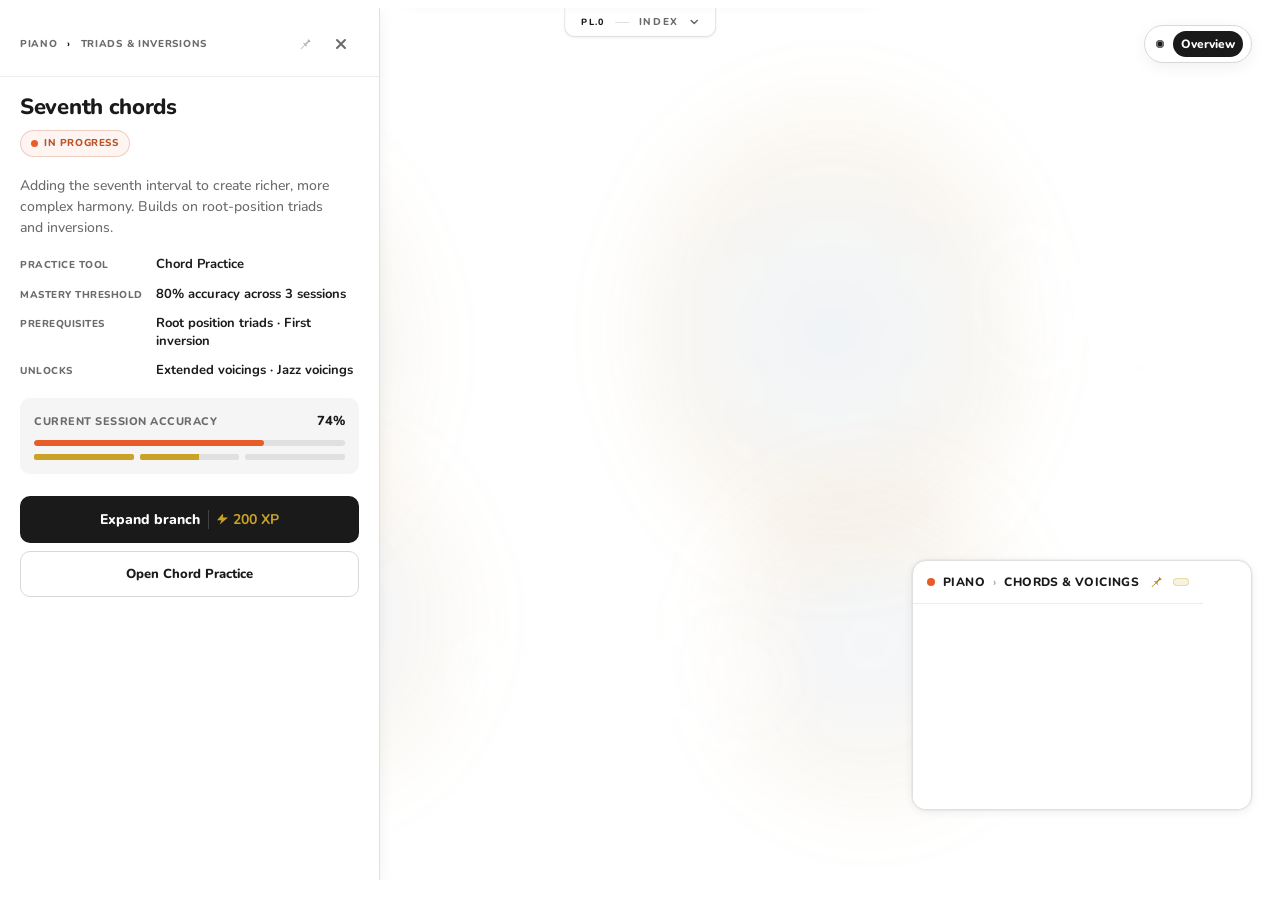
<file: tom/frames/skills.html>
<!doctype html>
<html lang="en">
<head>
<meta charset="utf-8" />
<meta name="viewport" content="width=device-width,initial-scale=1,viewport-fit=cover" />
<title>Tom — Skills</title>
<link rel="stylesheet" href="tom-tokens.css">
<link rel="stylesheet" href="tom-shell.css">
<script src="https://d3js.org/d3.v7.min.js"></script>
<style>
/* ────────────────────────────────────────────────────────────────
   Tom — Skills (unified)
   Ported from standalone skills-screen-v7. Carries:
   - Variable-depth zoom (Overview → Categories → Tree → Skill),
     with Piano as the only categorised galaxy for now
   - Breadcrumb navigation pill (replaces 3-button zoom control)
   - Focus inset showing the suggested-skill's tree constellation
     with a pulsing soft-gold reticle on the suggested node;
     header carries pin (gold = Tom, ink = user) + bolt-stack
     boost indicator (1 / 2 / 3 bolts = the multiplier)
   - Mini-galaxy renderer for category-level zoom
   - All v7 state-machine wiring (galaxy click, hover reticle,
     star click, drawer behaviour)

   Shell chrome (header, tabbar, chat trigger/panel) provided by
   tom-shell.css — duplicated styles in v7 stripped on port-in.
   ──────────────────────────────────────────────────────────────── */

:root {
  /* tom-tokens.css provides --header-h. We override --nav-reserve locally
     because Skills wants a slightly tighter clearance — the observatory
     plate wants the room. */
  --nav-reserve: 88px;
  --top-pad:     12px;
  --avail-h:     calc(100dvh - var(--header-h) - var(--nav-reserve) - var(--top-pad));

  /* Galaxy paint */
  --gal-guitar:  #72C830;
  --gal-piano:   #E85C2A;
  --gal-bass:    #2AB862;
  --gal-ableton: #2AB8A8;

  --sh-card:    0 2px 10px rgba(0,0,0,0.07), 0 0 0 1px rgba(0,0,0,0.04);
  --sh-pop:     0 4px 16px rgba(0,0,0,0.06);
  --sh-tab:     0 1px 3px rgba(0,0,0,0.06);
}

body { overflow: hidden; }

/* Shell components (.app, .shell-header, .brand-mark, .wordmark, .xp-pill,
   .tabbar, .chat-trigger, .chat-panel) provided by tom-shell.css. */

/* ── Main: full-bleed plate canvas ─────────────────────────── */
main {
  flex: 1;
  min-height: 0;
  padding: var(--top-pad) 0 var(--nav-reserve);
  display: flex;
  position: relative;
  overflow: hidden;
}

.plate-stage {
  position: relative;
  width: 100%;
  height: var(--avail-h);
  container-type: size;
  overflow: hidden;
}

/* ── Layered plate (nebulae / SVG / wisps) ─────────────────── */
.nebula {
  position: absolute;
  border-radius: 50%;
  filter: blur(36px);
  pointer-events: none;
  mix-blend-mode: multiply;
  z-index: 1;
  transition: opacity 320ms ease;
}
.wisp {
  position: absolute;
  border-radius: 50%;
  background: radial-gradient(ellipse at center,
              rgba(255,255,255,0.85), rgba(255,255,255,0));
  filter: blur(24px);
  pointer-events: none;
  mix-blend-mode: screen;
  z-index: 3;
}
.plate-svg {
  position: absolute; inset: 0;
  z-index: 2;
  display: block;
  width: 100%; height: 100%;
}

/* ── Zoom state — layer fades ──────────────────────────────── */
.layer-galaxies, .layer-categories, .layer-tree {
  transition: opacity 320ms ease;
}
/* Overview: galaxies on, all else off */
.plate-stage[data-zoom="overview"] .layer-galaxies   { opacity: 1; }
.plate-stage[data-zoom="overview"] .layer-categories { opacity: 0; pointer-events: none; }
.plate-stage[data-zoom="overview"] .layer-tree       { opacity: 0; pointer-events: none; }

/* Categories: galaxies hidden, mini-galaxies on, tree off */
.plate-stage[data-zoom="categories"] .layer-galaxies   { opacity: 0; pointer-events: none; }
.plate-stage[data-zoom="categories"] .layer-categories { opacity: 1; }
.plate-stage[data-zoom="categories"] .layer-tree       { opacity: 0; pointer-events: none; }

/* Tree / Skill: only tree visible */
.plate-stage[data-zoom="tree"]  .layer-galaxies,
.plate-stage[data-zoom="skill"] .layer-galaxies   { opacity: 0; pointer-events: none; }
.plate-stage[data-zoom="tree"]  .layer-categories,
.plate-stage[data-zoom="skill"] .layer-categories { opacity: 0; pointer-events: none; }
.plate-stage[data-zoom="tree"]  .layer-tree,
.plate-stage[data-zoom="skill"] .layer-tree       { opacity: 1; }

/* In any non-overview mode the chosen galaxy's nebula stays
   atmospheric; the others fade right back. */
.plate-stage:not([data-zoom="overview"]) .nebula:not(.active) { opacity: 0.04; }

/* Inset only in overview */
.plate-stage[data-zoom="overview"] .inset { opacity: 1; pointer-events: auto; }
.plate-stage:not([data-zoom="overview"]) .inset { opacity: 0; pointer-events: none; }
.inset { transition: opacity 220ms ease; }

/* ── Galaxy interaction ────────────────────────────────────── */
.galaxy-hit {
  cursor: pointer;
  fill: transparent;
}
/* No hover transform — produced shake/artefacts during filter re-render.
   Hover affordance is handled by the dashed reticle moving to the hovered
   galaxy + inset re-rendering with that galaxy's tree. */

/* Plate corner annotations — Layer 4 */
.plate-ann {
  position: absolute;
  z-index: 4;
  pointer-events: none;
  font-family: var(--font-sans);
  color: var(--ink-2);
}
/* SIDE-FLIP NOTE: in this version the layout is mirrored — the
   skill detail drawer (was right) is now on the LEFT, and the
   index drawer + edge tab + focus inset are now on the RIGHT.
   Class names .ann-tl / .ann-tr / .ann-bl / .ann-br / .drawer-left /
   .drawer-right keep their historical names but their CSS positions
   are flipped. Edits here should respect the new mirroring. */

/* PL.I top-corner marker removed entirely — was decorative, made the
   right-hand corner busy when paired with the breadcrumb. The
   breadcrumb on its own carries the navigation context. */

/* Breadcrumb — pinned top-RIGHT, statically positioned. Higher
   z-index drawers (index, chat panel) slide OVER it when open;
   navigation isn't needed while interacting with those surfaces.
   This avoids the breadcrumb-jumping behaviour that earlier versions
   had where it shifted in response to drawer state. */
.ann-tr {
  top: clamp(10px, 2cqh, 22px);
  right: clamp(14px, 3cqi, 28px);
  display: flex; align-items: center;
  gap: 2px;
  background: #fff;
  border: 1px solid var(--tab-border);
  border-radius: 999px;
  box-shadow: var(--sh-pop);
  padding: 5px 8px 5px 10px;
  font-size: 12px;
  font-weight: 700;
  letter-spacing: 0;
  text-transform: none;
  pointer-events: auto;
  max-width: 60%;
  flex-wrap: nowrap;
  color: var(--ink-2);
}
.ann-tr::before {
  /* Compass-style "you are here" marker */
  content: "";
  display: inline-block;
  width: 10px; height: 10px;
  margin-right: 6px;
  border-radius: 50%;
  background:
    radial-gradient(circle at 50% 50%, var(--ink) 0 2px, transparent 2.5px),
    radial-gradient(circle at 50% 50%, var(--ink-2) 4px, transparent 4.5px);
  background-color: transparent;
  flex-shrink: 0;
}
.ann-tr button {
  background: transparent;
  border: 0;
  font: inherit;
  color: var(--ink-2);
  letter-spacing: inherit;
  text-transform: inherit;
  padding: 4px 8px;
  cursor: pointer;
  border-radius: 999px;
  font-weight: 700;
  white-space: nowrap;
  max-width: 22ch;
  overflow: hidden;
  text-overflow: ellipsis;
  transition: background 160ms ease, color 160ms ease;
}
.ann-tr button:hover:not(.terminal) {
  background: var(--page-bg);
  color: var(--ink);
}
.ann-tr button.terminal {
  color: var(--ink);
  background: var(--ink);
  color: #fff;
  font-weight: 800;
  cursor: default;
}
.ann-tr .crumb-arrow {
  font-size: 13px;
  color: var(--ink-2);
  opacity: 0.55;
  font-weight: 700;
  margin: 0 1px;
}
.ann-bl {
  /* Flipped to bottom-RIGHT to mirror the original. Sits above the
     focus inset which now occupies bottom-right. */
  bottom: calc(clamp(180px, 32cqh, 250px) + clamp(20px, 3cqh, 30px));
  right: clamp(14px, 3cqi, 28px);
  display: flex; align-items: center; gap: 16px;
  font-size: clamp(9px, 1.3cqi, 11px);
  font-weight: 700;
  letter-spacing: 0.6px;
}
/* When zoomed in (no inset visible), the galaxy header can drop back
   to the natural bottom-right corner. */
.plate-stage:not([data-zoom="overview"]) .ann-bl {
  bottom: clamp(10px, 2cqh, 22px);
}
.ann-bl b {
  color: var(--ink); font-weight: 800;
  font-feature-settings: "tnum" 1;
}
.ann-br {
  bottom: clamp(10px, 2cqh, 22px);
  left: clamp(14px, 3cqi, 28px);   /* was right — now bottom-left */
  font-family: var(--font-mono);
  font-size: clamp(9px, 1.2cqi, 11px);
  font-weight: 600;
  letter-spacing: 1px;
  opacity: 0.7;
}

/* In tree/skill mode the bottom-left counts swap to a galaxy header */
.ann-bl .overview-counts,
.ann-bl .galaxy-header { transition: opacity 220ms ease; }
.plate-stage[data-zoom="overview"] .galaxy-header  { display: none; }
.plate-stage:not([data-zoom="overview"]) .overview-counts { display: none; }
.galaxy-header {
  display: flex; align-items: center; gap: 10px;
}
.galaxy-header .gh-dot {
  width: 9px; height: 9px; border-radius: 50%;
  border: 1.25px solid #fff;
  box-shadow: 0 1px 2px rgba(0,0,0,0.15);
}
.galaxy-header .gh-name {
  font-weight: 800; color: var(--ink);
  letter-spacing: 1.2px; text-transform: uppercase;
}
.galaxy-header .gh-meta {
  font-weight: 700; color: var(--ink-2);
  font-feature-settings: "tnum" 1;
}

/* ── Focus inset — bottom-RIGHT, Overview only (flipped).
   Tree-constellation of whichever galaxy is currently being
   previewed (initial: Piano; updates on hover). Clickable as
   quick-nav to that galaxy's pinned/suggested skill. ─────── */
.inset {
  position: absolute;
  z-index: 5;
  bottom: clamp(40px, 8cqh, 70px);
  right: clamp(14px, 3cqi, 28px);
  width: clamp(260px, 30cqi, 340px);
  height: clamp(180px, 32cqh, 250px);
  background: #fff;
  border-radius: 14px;
  border: 1px solid var(--border);
  box-shadow: var(--sh-card);
  overflow: hidden;
  display: flex; flex-direction: column;
  container-type: size;
  cursor: pointer;
  transition: transform 180ms ease, box-shadow 180ms ease;
  padding: 0;
  text-align: left;
}
.inset:hover {
  transform: translateY(-2px);
  box-shadow: 0 6px 18px rgba(0,0,0,0.10), 0 0 0 1px rgba(0,0,0,0.06);
}
.inset:focus-visible {
  outline: 2px solid var(--ink);
  outline-offset: 2px;
}
.inset-head {
  display: flex; align-items: center; justify-content: space-between;
  gap: 8px;
  padding: clamp(8px, 6cqh, 12px) clamp(10px, 5cqi, 14px);
  border-bottom: 1px solid var(--hairline);
  flex-shrink: 0;
}
.inset-head .ttl {
  display: flex; align-items: center; gap: 8px;
  font-size: clamp(10px, 5cqi, 12px);
  font-weight: 800; color: var(--ink);
  letter-spacing: 0.4px; text-transform: uppercase;
  white-space: nowrap;
  min-width: 0;
  overflow: hidden;
  text-overflow: ellipsis;
}
.inset-head .ttl .dot {
  width: 8px; height: 8px;
  border-radius: 50%;
  background: var(--gal-piano);
  box-shadow: 0 0 0 1.25px #fff;
  flex-shrink: 0;
}
.inset-head .ttl .crumb-sep {
  color: var(--ink-2); opacity: 0.55; font-weight: 700;
}
/* Header right-slot indicators — pin + bolt-stack.
   Replaces v6's textual "Tom suggests · 2× XP" pill with iconic
   indicators that sit naturally in the v4 header rhythm. */
.inset-meta {
  display: inline-flex; align-items: center; gap: 8px;
  flex-shrink: 0;
}

/* Pin glyph — gold for Tom, ink for user */
.pin-mark {
  display: inline-flex; align-items: center; justify-content: center;
  width: 18px; height: 18px;
  flex-shrink: 0;
}
.pin-mark svg { width: 14px; height: 14px; display: block; }
.pin-mark[data-source="tom"]  svg { color: var(--gold-text); }
.pin-mark[data-source="user"] svg { color: var(--ink-2); }   /* grey */

/* Boost — bolt glyphs in a soft-gold pill. Bolt count = (multiplier - 1):
   1 bolt = 2× (double), 2 bolts = 3× (triple), 3 bolts = 4× (quadruple).
   Pill hides entirely at 1× (no boost). */
.boost-stack {
  display: inline-flex; align-items: center;
  gap: 1px;
  padding: 3px 7px;
  background: rgba(201, 162, 39, 0.14);
  border: 1px solid rgba(201, 162, 39, 0.32);
  border-radius: 999px;
  flex-shrink: 0;
}
.boost-stack .bolt {
  width: 9px; height: 11px;
  background: var(--gold-text);
  clip-path: polygon(55% 0, 0 60%, 40% 60%, 25% 100%, 100% 35%, 55% 35%);
  display: inline-block;
}
.boost-stack[data-boost="1"] { display: none; }

.inset-canvas {
  position: relative;
  flex: 1;
  background: #fff;
  overflow: hidden;
}
.inset-canvas svg { width: 100%; height: 100%; display: block; }

/* Highlight reticle inside the inset on Tom-suggested node */
@keyframes inset-pulse {
  0%, 100% { stroke-opacity: 0.85; r: 16; }
  50%      { stroke-opacity: 0.45; r: 20; }
}
.inset-suggest-reticle {
  fill: none;
  stroke: var(--gold-text);
  stroke-width: 1.4;
  stroke-dasharray: 3 4;
  animation: inset-pulse 2200ms ease-in-out infinite;
}
@media (prefers-reduced-motion: reduce) {
  .inset-suggest-reticle { animation: none; opacity: 0.5; r: 18; }
}

/* ── Index handle — top-centre, hangs from the plate's top edge.
   Was a vertical edge tab on the right rail in earlier versions;
   moved to the top to free the right rail (which was squeezed
   between the chat trigger above and the focus inset below). */
.edge-tab {
  position: absolute;
  z-index: 6;
  top: 0;
  left: 50%;
  transform: translateX(-50%);
  background: #fff;
  border: 1px solid var(--border);
  border-top: 0;
  border-radius: 0 0 10px 10px;
  padding: 7px 16px;
  display: flex;
  flex-direction: row;
  align-items: center;
  gap: 10px;
  cursor: pointer;
  box-shadow: var(--sh-tab);
  min-height: 28px;
  min-width: 88px;
  font-family: var(--font-sans);
}
.edge-tab:hover { color: var(--ink); }
.edge-tab .pl-num {
  font-size: 9px; font-weight: 800;
  color: var(--ink);
  letter-spacing: 1.4px;
}
.edge-tab .tick {
  width: 14px; height: 1px;
  background: var(--border);
}
.edge-tab .lbl {
  font-size: 10px; font-weight: 800;
  color: var(--ink-2);
  letter-spacing: 1.6px;
  text-transform: uppercase;
}
.edge-tab .chev {
  width: 10px; height: 10px;
  display: inline-flex; align-items: center; justify-content: center;
  color: var(--ink-2);
  transition: transform 220ms ease;
}
.edge-tab[aria-expanded="true"] .chev { transform: rotate(180deg); }
.edge-tab .chev svg { width: 10px; height: 10px; }

/* SVG plate elements */
.edge {
  stroke: #1A1A1A;
  stroke-width: 0.9;
  stroke-opacity: 0.18;
  fill: none;
  stroke-linecap: round;
}
.edge.faint { stroke-opacity: 0.13; stroke-dasharray: 2 4; }
.edge.constellation { stroke-opacity: 0.22; }

@keyframes pulse-ring {
  0%   { r: 14; opacity: 0.55; }
  100% { r: 28; opacity: 0; }
}
.pulse-ring {
  fill: none;
  stroke: var(--ink);
  stroke-width: 1.1;
  animation: pulse-ring 2200ms cubic-bezier(0.16,1,0.3,1) infinite;
}
@keyframes focus-pulse {
  0%, 100% { stroke-opacity: 0.85; r: 30; }
  50%      { stroke-opacity: 0.50; r: 36; }
}
.focus-reticle {
  fill: none;
  stroke: var(--ink);
  stroke-width: 1.4;
  stroke-dasharray: 4 5;
  animation: focus-pulse 2400ms ease-in-out infinite;
}
@media (prefers-reduced-motion: reduce) {
  .pulse-ring, .focus-reticle { animation: none; opacity: 0.4; }
  .pulse-ring { r: 16; }
  .focus-reticle { r: 32; }
  .drawer-right, .drawer-left, .layer-galaxies, .layer-tree, .nebula, .inset { transition: none !important; }
  .status-pill .dot { animation: none; }
}

.galaxy-name {
  font-family: var(--font-sans);
  font-size: 14px; font-weight: 800;
  fill: var(--ink);
  letter-spacing: -0.2px;
  pointer-events: none;
}
.galaxy-meta {
  font-family: var(--font-sans);
  font-size: 10px; font-weight: 700;
  fill: var(--ink-2);
  letter-spacing: 0.6px;
  text-transform: uppercase;
  pointer-events: none;
}
.mini-galaxy-name {
  font-family: var(--font-sans);
  font-size: 13px; font-weight: 800;
  fill: var(--ink);
  letter-spacing: -0.1px;
  pointer-events: none;
}
.mini-galaxy-meta {
  font-family: var(--font-sans);
  font-size: 10px; font-weight: 700;
  fill: var(--ink-2);
  letter-spacing: 0.6px;
  text-transform: uppercase;
  pointer-events: none;
}
.mini-hit { cursor: pointer; }
.star-label {
  font-family: var(--font-sans);
  font-size: 11px; font-weight: 800;
  fill: var(--ink);
  pointer-events: none;
}
.star-label.previewed { fill: #4A4A4A; font-weight: 600; }
.substar-label {
  font-family: var(--font-sans);
  font-size: 9px; font-weight: 800;
  fill: #4A4A4A;
  pointer-events: none;
}

/* Tree-layer star sizing — scaled up versus the inset */
.tree-star { cursor: pointer; }
.tree-star-label {
  font-family: var(--font-sans);
  font-size: 14px; font-weight: 800;
  fill: var(--ink);
  pointer-events: none;
}
.tree-star-label.previewed { fill: #4A4A4A; font-weight: 600; }
.tree-substar-label {
  font-family: var(--font-sans);
  font-size: 11px; font-weight: 800;
  fill: #4A4A4A;
  pointer-events: none;
}

/* ── Drawers ───────────────────────────────────────────────── */
.scrim {
  position: absolute;
  inset: 0;
  background: rgba(26,26,26,0.20);
  z-index: 39;
  opacity: 0;
  pointer-events: none;
  transition: opacity 220ms ease;
}
.scrim.open { opacity: 1; pointer-events: auto; }

/* DRAWERS:
   - .drawer-left  = INDEX. Was a side drawer; now a top-anchored
     popover sheet that drops down from the centred handle. Wide+short
     instead of narrow+tall — content laid out horizontally.
   - .drawer-right = SKILL DETAIL, slides in from the LEFT (kept).
   The chat panel (right edge) doesn't compete with either now. */
.drawer-left {
  position: absolute;
  z-index: 40;
  top: 0; left: 50%;
  transform: translate(-50%, -105%);
  width: min(calc(100% - 32px), 480px);
  /* Height follows content — no max-height + no scroll. The index
     content is bounded (4 galaxies + 4 stats + 4 legend), so this
     stays a comfortable size in practice. */
  background: #fff;
  border: 1px solid var(--border);
  border-top: 0;
  border-radius: 0 0 14px 14px;
  box-shadow: var(--sh-pop);
  transition: transform 240ms cubic-bezier(0.16,1,0.3,1);
  display: flex; flex-direction: column;
}
.drawer-left.open { transform: translate(-50%, 0); }

.drawer-right {
  position: absolute;
  z-index: 40;
  top: 0; left: 0;
  height: 100%;
  width: clamp(300px, 32cqi, 380px);
  background: #fff;
  border-right: 1px solid var(--border);
  box-shadow: var(--sh-pop);
  transform: translateX(-105%);
  transition: transform 220ms ease;
  display: flex; flex-direction: column;
  overflow: hidden;
}
.drawer-right.open { transform: translateX(0); }

.drawer-head {
  display: flex; align-items: center; justify-content: space-between;
  padding: 18px 20px 14px;
  border-bottom: 1px solid var(--hairline);
  flex-shrink: 0;
}
.drawer-head .eyebrow {
  font-size: 10px; font-weight: 800; color: var(--ink-2);
  letter-spacing: 0.7px; text-transform: uppercase;
}
.drawer-head .eyebrow .arrow { color: var(--ink); margin: 0 6px; }
.drawer-close {
  width: 36px; height: 36px;
  border-radius: 999px;
  background: transparent;
  border: 0;
  color: var(--ink-2);
  cursor: pointer;
  display: inline-flex; align-items: center; justify-content: center;
  flex-shrink: 0;
}
.drawer-close:hover { background: rgba(0,0,0,0.05); color: var(--ink); }
.drawer-close svg { width: 14px; height: 14px; }

.drawer-body {
  flex: 1;
  min-height: 0;
  overflow-y: auto;
  padding: 18px 20px 20px;
  display: flex; flex-direction: column;
  gap: 18px;
}

.detail-titlerow {
  display: flex;
  flex-direction: column;
  align-items: flex-start;
  gap: 10px;
}
.detail-title {
  font-size: 22px; font-weight: 800;
  letter-spacing: -0.3px; color: var(--ink);
  line-height: 1.15;
  margin: 0;
}
.status-pill {
  display: inline-flex; align-items: center; gap: 6px;
  font-size: 10px; font-weight: 800;
  text-transform: uppercase; letter-spacing: 0.6px;
  color: #B85328;
  flex: none;
  padding: 5px 10px;
  border: 1px solid rgba(184,83,40,0.25);
  border-radius: 999px;
  background: rgba(232,92,42,0.06);
  white-space: nowrap;
}
.status-pill .dot {
  width: 7px; height: 7px;
  border-radius: 50%;
  background: var(--gal-piano);
  animation: tiny-pulse 1800ms ease-in-out infinite;
}
@keyframes tiny-pulse {
  0%, 100% { box-shadow: 0 0 0 3px rgba(232,92,42,0.18); }
  50%      { box-shadow: 0 0 0 5px rgba(232,92,42,0.10); }
}
.detail-desc {
  font-size: 14px; font-weight: 500;
  color: var(--ink-2);
  line-height: 1.5;
  margin: 0;
  text-wrap: pretty;
}

.meta-list {
  display: flex; flex-direction: column;
  gap: 12px;
}
.meta-row {
  display: grid;
  grid-template-columns: 124px 1fr;
  gap: 12px;
  align-items: baseline;
}
.meta-row .k {
  font-size: 10px; font-weight: 800; color: var(--ink-2);
  letter-spacing: 0.5px; text-transform: uppercase;
}
.meta-row .v {
  font-size: 13px; font-weight: 700; color: var(--ink);
  line-height: 1.35;
}

.progress-block {
  background: var(--page-bg);
  border-radius: 10px;
  padding: 14px;
}
.progress-block .row {
  display: flex; align-items: center; justify-content: space-between;
  margin-bottom: 8px;
}
.progress-block .lbl {
  font-size: 11px; font-weight: 800; color: var(--ink-2);
  letter-spacing: 0.5px; text-transform: uppercase;
}
.progress-block .val {
  font-size: 13px; font-weight: 800; color: var(--ink);
  font-feature-settings: "tnum" 1;
}
.progress-block .bar {
  height: 6px;
  border-radius: 3px;
  background: #E0E0E0;
  overflow: hidden;
}
.progress-block .bar > div {
  height: 100%;
  background: var(--gal-piano);
  border-radius: 3px;
}
.progress-block .ticks {
  margin-top: 8px;
  display: flex; gap: 6px;
}
.progress-block .tick {
  flex: 1; height: 6px; border-radius: 2px;
  background: #E0E0E0;
}
.progress-block .tick.done { background: var(--gold); }
.progress-block .tick.curr {
  background: linear-gradient(90deg, var(--gold) 60%, #E0E0E0 60%);
}

.cta-stack {
  display: flex; flex-direction: column; gap: 8px;
  margin-top: 4px;
}
.btn-primary {
  background: var(--ink);
  color: #fff;
  border: none;
  border-radius: 10px;
  padding: 14px 14px;
  font-family: var(--font-sans);
  font-size: 14px; font-weight: 800;
  cursor: pointer;
  display: inline-flex; align-items: center; justify-content: center;
  gap: 8px;
  min-height: 44px;
  white-space: nowrap;
}
.btn-primary > span:first-child { white-space: nowrap; }
.btn-primary .cost {
  display: inline-flex; align-items: center; gap: 5px;
  font-weight: 700;
  color: var(--gold);
  font-feature-settings: "tnum" 1;
  border-left: 1px solid rgba(255,255,255,0.18);
  padding-left: 8px;
  white-space: nowrap;
}
.btn-primary .cost .bolt {
  width: 11px; height: 11px;
  background: var(--gold);
  clip-path: polygon(55% 0, 0 60%, 40% 60%, 25% 100%, 100% 35%, 55% 35%);
  display: inline-block;
}
.btn-secondary {
  background: #fff;
  color: var(--ink);
  border: 1px solid var(--tab-border);
  border-radius: 10px;
  padding: 13px 16px;
  font-family: var(--font-sans);
  font-size: 13px; font-weight: 800;
  cursor: pointer;
  min-height: 44px;
}

/* Skill-card head actions — pin icon + close X grouped on the right
   of the drawer-head. Pin is a small icon button; user pinning is
   the rare 5% case so it doesn't need a text label. */
.head-actions {
  display: inline-flex;
  align-items: center;
  gap: 4px;
  flex-shrink: 0;
}
.card-pin {
  width: 28px; height: 28px;
  border-radius: 999px;
  background: transparent;
  border: 0;
  cursor: pointer;
  display: inline-flex; align-items: center; justify-content: center;
}
.card-pin:hover { background: rgba(0,0,0,0.05); }
.card-pin svg { width: 14px; height: 14px; }
/* Default (no user pin) — outline-style: low-opacity grey */
.card-pin[data-state="none"] svg { color: var(--ink-2); opacity: 0.55; }
.card-pin[data-state="none"]:hover svg { opacity: 0.85; }
/* User has pinned — filled grey, full opacity */
.card-pin[data-state="user"] svg { color: var(--ink-2); opacity: 1; }
.card-pin[data-state="user"]:hover svg { color: var(--ink); }

/* Index sheet — wide+short horizontal layout. Replaces the old
   narrow+tall vertical drawer. Three sections stacked: galaxies
   (4 cards in a row), stats (4 in a row), legend (4 in a row). */
.index-sheet {
  padding: 14px 16px 16px;
  display: flex; flex-direction: column;
  gap: 12px;
  overflow: hidden;
}

/* Close X — top-right corner of the index sheet */
.sheet-close {
  position: absolute;
  top: 8px; right: 8px;
  z-index: 1;
  width: 28px; height: 28px;
  border-radius: 999px;
  background: transparent;
  border: 0;
  color: var(--ink-2);
  cursor: pointer;
  display: inline-flex; align-items: center; justify-content: center;
}
.sheet-close:hover { background: rgba(0,0,0,0.05); color: var(--ink); }
.sheet-close svg { width: 12px; height: 12px; }

.index-galaxies {
  display: grid; grid-template-columns: repeat(4, 1fr);
  gap: 6px;
}
.galaxy-card {
  display: flex; flex-direction: column; align-items: flex-start;
  gap: 4px;
  padding: 8px 10px;
  border-radius: 8px;
  border: 1px solid transparent;
  background: transparent;
  cursor: pointer;
  font-family: inherit;
  text-align: left;
}
.galaxy-card:hover { background: var(--page-bg); }
.galaxy-card.active {
  background: var(--page-bg);
  border-color: var(--border);
}
.galaxy-card-dot {
  width: 12px; height: 12px;
  border-radius: 50%;
  border: 1.25px solid #fff;
  box-shadow: 0 1px 2px rgba(0,0,0,0.10);
}
.galaxy-card-name {
  font-size: 12px; font-weight: 800; color: var(--ink);
  line-height: 1;
}
.galaxy-card-meta {
  font-size: 10px; font-weight: 700; color: var(--ink-2);
  font-feature-settings: "tnum" 1;
  letter-spacing: 0.3px;
}

.index-stats {
  display: grid; grid-template-columns: repeat(4, 1fr);
  gap: 8px;
  padding-top: 10px;
  border-top: 1px solid var(--hairline);
}
.stat-cell {
  display: flex; flex-direction: column; gap: 3px;
  align-items: flex-start;
}
.stat-cell .k {
  font-size: 9px; font-weight: 800; color: var(--ink-2);
  letter-spacing: 0.5px; text-transform: uppercase;
  line-height: 1;
}
.stat-cell .v {
  font-size: 14px; font-weight: 800; color: var(--ink);
  font-feature-settings: "tnum" 1;
  line-height: 1;
}

.index-legend {
  display: grid; grid-template-columns: repeat(4, 1fr);
  gap: 8px;
  padding-top: 10px;
  border-top: 1px solid var(--hairline);
  font-size: 11px; font-weight: 600; color: var(--ink-2);
}
.legend-cell {
  display: inline-flex; align-items: center; gap: 6px;
}

/* Legacy classes — kept in case they're referenced by JS or older
   sub-screens that still link this stylesheet. Safe to remove later. */
.galaxy-list {
  display: flex; flex-direction: column;
  gap: 4px;
}
.galaxy-dot {
  width: 14px; height: 14px;
  border-radius: 50%;
  border: 1.25px solid #fff;
  box-shadow: 0 1px 2px rgba(0,0,0,0.10);
}
.galaxy-dot.lg { width: 16px; height: 16px; }
.divider { height: 1px; background: var(--hairline); }
.legend-swatch {
  width: 12px; height: 12px;
  border-radius: 50%;
  border: 1.25px solid #fff;
  box-shadow: 0 1px 2px rgba(0,0,0,0.10);
  flex-shrink: 0;
}

/* Bottom nav (.tabbar) provided by tom-shell.css */

/* ── 375px mobile fallback ─────────────────────────────────── */
@media (max-width: 599px) {
  /* Header sizing handled by tom-shell.css; only screen-specific
     plate adjustments live here. Breadcrumb stays pinned right;
     drawers slide over it. */
  .ann-tr { font-size: 9px; gap: 8px; right: 12px; }
  .ann-tr .crumb-arrow { font-size: 11px; }
  .ann-bl { display: none; }

  .inset {
    width: calc(100% - 24px);
    height: clamp(150px, 22dvh, 200px);
    bottom: 12px;
    left: 12px;
    right: 12px;
  }

  .drawer-left, .drawer-right {
    top: auto;
    bottom: 0;
    left: 0; right: 0;
    width: 100%;
    height: min(82dvh, 640px);
    border-radius: 18px 18px 0 0;
    border: 0;
    border-top: 1px solid var(--border);
    transform: translateY(105%);
    box-shadow: 0 -4px 24px rgba(0,0,0,0.12);
  }
  .drawer-left.open, .drawer-right.open { transform: translateY(0); }

  .drawer-head { padding-top: 22px; position: relative; }
  .drawer-head::before {
    content: "";
    position: absolute;
    top: 8px; left: 50%;
    transform: translateX(-50%);
    width: 36px; height: 4px;
    border-radius: 2px;
    background: #DADADA;
  }

  .meta-row { grid-template-columns: 1fr; gap: 4px; }

  .edge-tab { padding: 10px 6px; }
}

:focus { outline: none; }
:focus-visible {
  outline: 2px solid var(--ink);
  outline-offset: 2px;
  border-radius: 6px;
}
</style>
<style id="pf-frame-strip">
  /* Portfolio embed — strip ONLY the app shell (header / tabbar / chat) so
     nothing navigates off to screens that don't exist here. The skills
     star-map stays fully interactive — click a galaxy to climb in. */
  .shell-header, .tabbar,
  .chat-trigger, .chat-scrim, .chat-panel { display: none !important; }
  :root { --header-h: 0px !important; --nav-reserve: 16px !important; }
  html, body { background: var(--page-bg) !important; }
  main { padding-top: 8px !important; }
</style>
</head>
<body data-tom-state="thinking">

<div class="app">

  <!-- ── HEADER (unified shell, landing variant) ───────────── -->
  <header class="shell-header shell-header--landing">
    <div class="brand-mark" aria-hidden="true">T</div>
    <div class="wordmark">Tom</div>
    <div class="spacer"></div>
    <button type="button" class="xp-pill" aria-label="1,240 XP, Level 4">
      <span class="xp-bolt" aria-hidden="true"></span>
      <span>1,240 XP</span>
      <span class="lvl">Lv 4</span>
    </button>
  </header>

  <!-- ── MAIN: PLATE ───────────────────────────────────────── -->
  <main>
    <section class="plate-stage" id="plate-stage" data-zoom="overview" data-galaxy="piano" data-screen-label="01 Observatory plate">

      <!-- Layer 1: nebulae (one per galaxy, identifiable for tree-mode dimming) -->
      <div class="nebula" data-galaxy="guitar" style="left: 6%; top: 14%; width: 26%; height: 50%;
        background: radial-gradient(circle at 50% 50%,
          rgba(96,123,150,0.10) 0%, rgba(96,123,150,0.07) 28%,
          rgba(200,144,58,0.085) 62%, rgba(200,144,58,0) 88%);"></div>
      <div class="nebula" data-galaxy="piano" style="left: 50%; top: 10%; width: 30%; height: 54%;
        background: radial-gradient(circle at 50% 50%,
          rgba(96,123,150,0.10) 0%, rgba(96,123,150,0.07) 28%,
          rgba(200,144,58,0.085) 62%, rgba(200,144,58,0) 88%);"></div>
      <div class="nebula" data-galaxy="bass" style="left: 14%; top: 50%; width: 22%; height: 40%;
        background: radial-gradient(circle at 50% 50%,
          rgba(96,123,150,0.085) 0%, rgba(96,123,150,0.06) 28%,
          rgba(200,144,58,0.075) 62%, rgba(200,144,58,0) 88%);"></div>
      <div class="nebula" data-galaxy="ableton" style="left: 56%; top: 54%; width: 24%; height: 38%;
        background: radial-gradient(circle at 50% 50%,
          rgba(96,123,150,0.085) 0%, rgba(96,123,150,0.06) 28%,
          rgba(200,144,58,0.075) 62%, rgba(200,144,58,0) 88%);"></div>

      <!-- Layer 2: SVG plate (galaxies + tree groups inside) -->
      <svg class="plate-svg" id="svg-plate" viewBox="0 0 1000 700" preserveAspectRatio="xMidYMid meet"></svg>

      <!-- Layer 3: wisps -->
      <div class="wisp" style="left: -2%; top: 36%; width: 22%; height: 18%;"></div>
      <div class="wisp" style="left: 78%; top: 22%; width: 22%; height: 22%;"></div>
      <div class="wisp" style="left: 36%; top: 68%; width: 26%; height: 18%;"></div>
      <div class="wisp" style="left: 24%; top: 6%;  width: 28%; height: 14%;"></div>

      <!-- Layer 4: plate annotations.
           The PL.I corner marker was removed — the breadcrumb pill on
           the right carries all the navigation context now. -->
      <nav class="plate-ann ann-tr" id="breadcrumb" aria-label="Skill navigation breadcrumb">
        <button type="button" class="terminal" data-crumb="overview">Overview</button>
      </nav>
      <div class="plate-ann ann-bl">
        <div class="overview-counts" style="display:flex; align-items:center; gap:16px;">
          <span><b>4</b> galaxies</span>
          <span><b>49</b> skills</span>
          <span><b>11</b> completed</span>
        </div>
        <div class="galaxy-header" id="galaxy-header">
          <span class="gh-dot" id="gh-dot"></span>
          <span class="gh-name" id="gh-name">Piano</span>
          <span class="gh-meta" id="gh-meta">4 / 14 mastered</span>
        </div>
      </div>
      <div class="plate-ann ann-br">N. 1240 / IV · MMXXVI</div>

      <!-- Layer 5: focus inset — tree constellation of the suggested area (Overview only) -->
      <button type="button" class="inset" id="focus-inset" aria-label="Tom-pinned: Seventh chords with 2x boost. Click to open.">
        <div class="inset-head">
          <div class="ttl">
            <span class="dot" id="focus-gdot" aria-hidden="true"></span>
            <span id="focus-galaxy">Piano</span>
            <span class="crumb-sep" id="focus-crumb-sep">›</span>
            <span id="focus-category">Chords &amp; Voicings</span>
          </div>
          <div class="inset-meta">
            <span class="pin-mark" id="pin-mark" data-source="tom" aria-label="Tom-pinned">
              <svg viewBox="0 0 14 14" aria-hidden="true">
                <path d="M9.5 1.2 12.8 4.5 10.6 5.2 8.4 7.4 8.9 10.1 7 8.2 3 12.2 2.6 11.8 6.6 7.8 4.7 5.9 7.4 6.4 9.6 4.2 10.3 2z"
                      fill="currentColor"/>
              </svg>
            </span>
            <span class="boost-stack" id="boost-stack" data-boost="2" aria-label="2x reward boost">
              <!-- bolts injected by JS -->
            </span>
          </div>
        </div>
        <div class="inset-canvas">
          <svg id="svg-inset" viewBox="0 0 320 200" preserveAspectRatio="xMidYMid meet"></svg>
        </div>
      </button>

      <!-- Layer 6: index handle — top-centre pull-down -->
      <button type="button" class="edge-tab" id="edge-tab"
              aria-expanded="false" aria-controls="drawer-left">
        <span class="pl-num">PL.0</span>
        <span class="tick" aria-hidden="true"></span>
        <span class="lbl">Index</span>
        <span class="chev" aria-hidden="true">
          <svg viewBox="0 0 10 10"><path d="M2 3.5 5 6.5 8 3.5" stroke="currentColor" stroke-width="1.6" stroke-linecap="round" stroke-linejoin="round" fill="none"/></svg>
        </span>
      </button>

      <!-- Scrim for drawers -->
      <div class="scrim" id="scrim" aria-hidden="true"></div>

      <!-- Layer 7: index sheet — drops down from the handle -->
      <aside class="drawer-left" id="drawer-left"
             role="dialog" aria-modal="false" aria-label="Galaxies index"
             aria-hidden="true" data-screen-label="02 Index sheet">
        <button type="button" class="sheet-close" id="close-left" aria-label="Close index">
          <svg viewBox="0 0 14 14" aria-hidden="true"><path d="M3 3l8 8M11 3l-8 8" stroke="currentColor" stroke-width="2" stroke-linecap="round"/></svg>
        </button>
        <div class="index-sheet">
          <!-- Galaxies — 4 horizontal cards -->
          <div class="index-galaxies" id="index-galaxy-list">
            <button type="button" class="galaxy-card" data-galaxy="guitar">
              <span class="galaxy-card-dot" style="background: var(--gal-guitar);"></span>
              <span class="galaxy-card-name">Guitar</span>
              <span class="galaxy-card-meta">5 / 18</span>
            </button>
            <button type="button" class="galaxy-card active" data-galaxy="piano">
              <span class="galaxy-card-dot" style="background: var(--gal-piano);"></span>
              <span class="galaxy-card-name">Piano</span>
              <span class="galaxy-card-meta">5 / 24</span>
            </button>
            <button type="button" class="galaxy-card" data-galaxy="bass">
              <span class="galaxy-card-dot" style="background: var(--gal-bass);"></span>
              <span class="galaxy-card-name">Bass</span>
              <span class="galaxy-card-meta">2 / 8</span>
            </button>
            <button type="button" class="galaxy-card" data-galaxy="ableton">
              <span class="galaxy-card-dot" style="background: var(--gal-ableton);"></span>
              <span class="galaxy-card-name">Ableton</span>
              <span class="galaxy-card-meta">0 / 9</span>
            </button>
          </div>

          <!-- Stats — 4 in a row -->
          <div class="index-stats">
            <div class="stat-cell"><span class="k">Total XP</span><span class="v">1,240</span></div>
            <div class="stat-cell"><span class="k">Level</span><span class="v">4</span></div>
            <div class="stat-cell"><span class="k">Mastered</span><span class="v">11 / 49</span></div>
            <div class="stat-cell"><span class="k">Streak</span><span class="v">7 days</span></div>
          </div>

          <!-- Legend — 4 swatches in a row -->
          <div class="index-legend">
            <span class="legend-cell"><span class="legend-swatch" style="background:#C9A227;"></span>Completed</span>
            <span class="legend-cell"><span class="legend-swatch" style="background:#E85C2A;"></span>Available</span>
            <span class="legend-cell"><span class="legend-swatch" style="background:#E85C2A; border:1.25px dashed #1A1A1A; opacity:0.55;"></span>Previewed</span>
            <span class="legend-cell"><span class="legend-swatch" style="background:#1A1A1A; opacity:0.18;"></span>Hidden</span>
          </div>
        </div>
      </aside>

      <!-- Layer 8: right drawer (Skill detail) — open by default. All
           variable content is rendered by renderSkillCard() based on the
           currently-previewed galaxy's pinned focus. -->
      <aside class="drawer-right open" id="drawer-right"
             role="dialog" aria-modal="false" aria-label="Skill detail"
             data-screen-label="03 Skill detail">
        <div class="drawer-head">
          <div class="eyebrow" id="drawer-eyebrow">Piano <span class="arrow">›</span> Triads &amp; inversions</div>
          <div class="head-actions">
            <button type="button" class="card-pin" id="btn-pin" data-state="none" aria-label="Pin this skill to highlight" title="Pin this skill to highlight">
              <svg viewBox="0 0 14 14" aria-hidden="true"><path d="M9.5 1.2 12.8 4.5 10.6 5.2 8.4 7.4 8.9 10.1 7 8.2 3 12.2 2.6 11.8 6.6 7.8 4.7 5.9 7.4 6.4 9.6 4.2 10.3 2z" fill="currentColor"/></svg>
            </button>
            <button type="button" class="drawer-close" id="close-right" aria-label="Close detail">
              <svg viewBox="0 0 14 14" aria-hidden="true"><path d="M3 3l8 8M11 3l-8 8" stroke="currentColor" stroke-width="2" stroke-linecap="round"/></svg>
            </button>
          </div>
        </div>
        <div class="drawer-body">
          <div class="detail-titlerow">
            <h2 class="detail-title" id="detail-title">Seventh chords</h2>
            <span class="status-pill" id="detail-status">
              <span class="dot" aria-hidden="true"></span>
              <span id="detail-status-text">In progress</span>
            </span>
          </div>
          <p class="detail-desc" id="detail-desc">Adding the seventh interval to create richer, more complex harmony. Builds on root-position triads and inversions.</p>

          <div class="meta-list">
            <div class="meta-row">
              <span class="k">Practice tool</span>
              <span class="v" id="detail-tool">Chord Practice</span>
            </div>
            <div class="meta-row">
              <span class="k">Mastery threshold</span>
              <span class="v" id="detail-mastery">80% accuracy across 3 sessions</span>
            </div>
            <div class="meta-row">
              <span class="k">Prerequisites</span>
              <span class="v" id="detail-prereqs">Root position triads · First inversion</span>
            </div>
            <div class="meta-row">
              <span class="k">Unlocks</span>
              <span class="v" id="detail-unlocks">Extended voicings · Jazz voicings</span>
            </div>
          </div>

          <div class="progress-block" aria-label="Mastery progress">
            <div class="row">
              <span class="lbl">Current session accuracy</span>
              <span class="val" id="detail-acc-val">74%</span>
            </div>
            <div class="bar"><div id="detail-acc-bar" style="width:74%"></div></div>
            <div class="ticks" id="detail-ticks" aria-label="Sessions completed">
              <div class="tick done" title="Session 1"></div>
              <div class="tick curr" title="Session 2"></div>
              <div class="tick" title="Session 3"></div>
            </div>
          </div>

          <div class="cta-stack">
            <button class="btn-primary" type="button">
              <span>Expand branch</span>
              <span class="cost"><span class="bolt" aria-hidden="true"></span>200 XP</span>
            </button>
            <button class="btn-secondary" type="button">Open Chord Practice</button>
          </div>
        </div>
      </aside>

    </section>
  </main>

  <!-- ── BOTTOM NAV (unified tabbar) ────────────────────────── -->
  <nav class="tabbar" aria-label="Primary">
    <button type="button" class="tab" onclick="location.href='landing.html'">Home</button>
    <button type="button" class="tab" onclick="location.href='theory.html'">Theory</button>
    <button type="button" class="tab" onclick="location.href='tom-hears.html'">Tom Hears</button>
    <button type="button" class="tab" aria-current="page">Skills</button>
  </nav>

  <!-- ── Chat trigger (right-edge floating disc) ──────────────── -->
  <button type="button" class="chat-trigger" id="chat-trigger" aria-label="Ask Tom" aria-expanded="false" aria-controls="chat-panel">T</button>

  <!-- ── Chat panel ────────────────────────────────────────────── -->
  <div class="chat-scrim" id="chat-scrim" aria-hidden="true"></div>
  <aside class="chat-panel" id="chat-panel" aria-hidden="true" aria-labelledby="chat-panel-title">
    <header class="chat-panel__head">
      <h2 class="chat-panel__title" id="chat-panel-title">Ask Tom</h2>
      <button type="button" class="chat-panel__close" id="chat-close" aria-label="Close">
        <svg viewBox="0 0 14 14" aria-hidden="true"><path d="M3 3l8 8M11 3l-8 8" stroke="currentColor" stroke-width="2" stroke-linecap="round"/></svg>
      </button>
    </header>
    <div class="chat-panel__body">
      <div class="chat-panel__placeholder-mark" aria-hidden="true">T</div>
      <div class="chat-panel__placeholder-title">Tom is listening</div>
      <p class="chat-panel__placeholder-body">Ask about anything you're working on. Chat is part of the Stage 3 build — for now this is the trigger and the surface only.</p>
    </div>
    <form class="chat-panel__compose" onsubmit="event.preventDefault();">
      <input type="text" placeholder="Ask Tom anything…" aria-label="Message" disabled>
    </form>
  </aside>
</div>

<script>

/* ──────────────────────────────────────────────────────────
   GALAXIES (overview-level data — same as v2)
   ────────────────────────────────────────────────────────── */
const trees = [
  { id: "guitar",  label: "Guitar",  colour: "#72C830", x: 290, y: 250, size: "large",  diam: 230, sub: 18, mastered: 5 },
  { id: "piano",   label: "Piano",   colour: "#E85C2A", x: 700, y: 220, size: "large",  diam: 220, sub: 14, mastered: 4 },
  { id: "bass",    label: "Bass",    colour: "#2AB862", x: 250, y: 510, size: "medium", diam: 170, sub: 8,  mastered: 2 },
  { id: "ableton", label: "Ableton", colour: "#2AB8A8", x: 720, y: 520, size: "medium", diam: 175, sub: 9,  mastered: 0 }
];
const treeEdges = [["guitar","bass"], ["piano","ableton"]];

/* ──────────────────────────────────────────────────────────
   PER-GALAXY TREE DATA
   Coordinates are normalised 0–1 (x: left→right, y: top→bottom)
   so the same data renders into both the small inset (320×200)
   and the full plate tree-layer (1000×700).
   ────────────────────────────────────────────────────────── */
const galaxyData = {
  /* Piano is "categorised" — it has the extra mini-galaxy layer.
     Each category is its own constellation. The flat .nodes shape
     used by Guitar/Bass/Ableton is not present here. */
  piano: {
    colour: "#E85C2A",
    type: "categorised",
    nebulaRotate: -12,
    categories: {
      scales: {
        name: "Scales",
        x: 0.25, y: 0.30,
        status: "in_progress",
        mastered: 1, total: 5,
        nebulaRotate: -8,
        nodes: [
          { id: "major",     short: "Major scale",      status: "completed",   x: 0.50, y: 0.18, lbl: { dx:  0, dy: 22, anchor:"middle"} },
          { id: "nat_minor", short: "Natural minor",    status: "in_progress", x: 0.25, y: 0.42, lbl: { dx:-14, dy: 4,  anchor:"end"   } },
          { id: "pentatonic",short: "Pentatonic",       status: "available",   x: 0.75, y: 0.42, lbl: { dx: 14, dy: 4,  anchor:"start" } },
          { id: "modes",     short: "Modes intro",      status: "previewed",   x: 0.50, y: 0.65, lbl: { dx:  0, dy: 22, anchor:"middle"} },
          { id: "blues",     short: "Blues scale",      status: "hidden",      x: 0.50, y: 0.88, lbl: { dx:  0, dy: 22, anchor:"middle"} }
        ],
        edges: [
          ["major","nat_minor"], ["major","pentatonic"],
          ["nat_minor","modes"], ["pentatonic","modes"],
          ["modes","blues"]
        ],
        sub: []
      },
      arpeggios: {
        name: "Arpeggios",
        x: 0.50, y: 0.20,
        status: "in_progress",
        mastered: 1, total: 4,
        nebulaRotate: 18,
        nodes: [
          { id: "maj_arp",   short: "Major arps",       status: "completed",   x: 0.50, y: 0.20, lbl: { dx:  0, dy: 22, anchor:"middle"} },
          { id: "min_arp",   short: "Minor arps",       status: "in_progress", x: 0.25, y: 0.50, lbl: { dx:-14, dy: 4,  anchor:"end"   } },
          { id: "dim_arp",   short: "Diminished",       status: "available",   x: 0.75, y: 0.50, lbl: { dx: 14, dy: 4,  anchor:"start" } },
          { id: "ext_arp",   short: "7th arpeggios",    status: "hidden",      x: 0.50, y: 0.80, lbl: { dx:  0, dy: 22, anchor:"middle"} }
        ],
        edges: [
          ["maj_arp","min_arp"], ["maj_arp","dim_arp"],
          ["min_arp","ext_arp"], ["dim_arp","ext_arp"]
        ],
        sub: []
      },
      chords: {
        name: "Chords & Voicings",
        x: 0.75, y: 0.30,
        status: "in_progress",
        mastered: 1, total: 6,
        nebulaRotate: -4,
        nodes: [
          { id: "root",     short: "Root pos. triads",  status: "completed",   x: 0.50, y: 0.20, lbl: { dx: 20, dy: 4,  anchor:"start" } },
          { id: "first",    short: "1st inversion",     status: "available",   x: 0.75, y: 0.40, lbl: { dx: 14, dy: 4,  anchor:"start" } },
          { id: "second",   short: "2nd inversion",     status: "available",   x: 0.25, y: 0.42, lbl: { dx:-14, dy: 4,  anchor:"end"   } },
          { id: "seventh",  short: "Seventh chords",    status: "in_progress", x: 0.50, y: 0.58, lbl: { dx:  0, dy: 22, anchor:"middle"} },
          { id: "extended", short: "Extended voicings", status: "previewed",   x: 0.79, y: 0.74, lbl: { dx: 14, dy: 4,  anchor:"start" } },
          { id: "jazz",     short: "Jazz voicings",     status: "hidden",      x: 0.50, y: 0.90, lbl: { dx:  0, dy: 22, anchor:"middle"} }
        ],
        edges: [
          ["root","first"], ["root","second"],
          ["first","seventh"], ["second","seventh"],
          ["seventh","extended"], ["extended","jazz"]
        ],
        sub: [
          { id: "c_root", label: "C", parent: "root", status: "completed", x: 0.41, y: 0.10 },
          { id: "g_root", label: "G", parent: "root", status: "completed", x: 0.50, y: 0.04 },
          { id: "d_root", label: "D", parent: "root", status: "available", x: 0.60, y: 0.10 }
        ]
      },
      pieces: {
        name: "Pieces",
        x: 0.30, y: 0.72,
        status: "in_progress",
        mastered: 1, total: 4,
        nebulaRotate: 12,
        nodes: [
          { id: "beg_classical",  short: "Beginner classical",  status: "completed",   x: 0.50, y: 0.20, lbl: { dx:  0, dy: 22, anchor:"middle"} },
          { id: "easy_pop",       short: "Easy pop",            status: "in_progress", x: 0.25, y: 0.48, lbl: { dx:-14, dy: 4,  anchor:"end"   } },
          { id: "intermediate",   short: "Intermediate",        status: "available",   x: 0.75, y: 0.48, lbl: { dx: 14, dy: 4,  anchor:"start" } },
          { id: "standards",      short: "Jazz standards",      status: "previewed",   x: 0.50, y: 0.78, lbl: { dx:  0, dy: 22, anchor:"middle"} }
        ],
        edges: [
          ["beg_classical","easy_pop"], ["beg_classical","intermediate"],
          ["easy_pop","standards"], ["intermediate","standards"]
        ],
        sub: []
      },
      accomp: {
        name: "Accompaniment",
        x: 0.70, y: 0.72,
        status: "in_progress",
        mastered: 1, total: 5,
        nebulaRotate: -16,
        nodes: [
          { id: "block",    short: "Block chords",     status: "completed",   x: 0.50, y: 0.18, lbl: { dx:  0, dy: 22, anchor:"middle"} },
          { id: "broken",   short: "Broken chords",    status: "available",   x: 0.25, y: 0.42, lbl: { dx:-14, dy: 4,  anchor:"end"   } },
          { id: "alberti",  short: "Alberti bass",     status: "in_progress", x: 0.75, y: 0.42, lbl: { dx: 14, dy: 4,  anchor:"start" } },
          { id: "stride",   short: "Stride pattern",   status: "previewed",   x: 0.50, y: 0.66, lbl: { dx:  0, dy: 22, anchor:"middle"} },
          { id: "comping",  short: "Comping patterns", status: "hidden",      x: 0.50, y: 0.88, lbl: { dx:  0, dy: 22, anchor:"middle"} }
        ],
        edges: [
          ["block","broken"], ["block","alberti"],
          ["broken","stride"], ["alberti","stride"],
          ["stride","comping"]
        ],
        sub: []
      }
    }
  },

  guitar: {
    colour: "#72C830",
    nodes: [
      { id: "open",    short: "Open chords",        status: "completed",   x: 0.50, y: 0.18, lbl: { dx: 20, dy: 4,  anchor:"start" } },
      { id: "power",   short: "Power chords",       status: "completed",   x: 0.22, y: 0.36, lbl: { dx:-14, dy: 4,  anchor:"end"   } },
      { id: "barre_e", short: "Barre — E shape",    status: "available",   x: 0.78, y: 0.36, lbl: { dx: 14, dy: 4,  anchor:"start" } },
      { id: "barre_a", short: "Barre — A shape",    status: "in_progress", x: 0.50, y: 0.55, lbl: { dx:  0, dy: 22, anchor:"middle"} },
      { id: "pent",    short: "Pentatonic shapes",  status: "previewed",   x: 0.78, y: 0.74, lbl: { dx: 14, dy: 4,  anchor:"start" } },
      { id: "caged",   short: "CAGED system",       status: "hidden",      x: 0.50, y: 0.88, lbl: { dx:  0, dy: 22, anchor:"middle"} }
    ],
    edges: [
      ["open","power"], ["open","barre_e"],
      ["power","barre_a"], ["barre_e","barre_a"],
      ["barre_a","pent"], ["pent","caged"]
    ],
    sub: [
      { id: "e_open", label: "E", parent: "open",  status: "completed", x: 0.40, y: 0.07 },
      { id: "a_open", label: "A", parent: "open",  status: "completed", x: 0.50, y: 0.03 },
      { id: "d_open", label: "D", parent: "open",  status: "available", x: 0.60, y: 0.07 },
      { id: "f5_pwr", label: "F5", parent: "power", status: "completed", x: 0.10, y: 0.27 },
      { id: "g5_pwr", label: "G5", parent: "power", status: "completed", x: 0.10, y: 0.45 }
    ],
    nebulaRotate: 8
  },

  bass: {
    colour: "#2AB862",
    nodes: [
      { id: "roots",   short: "Root notes",       status: "completed",   x: 0.50, y: 0.18, lbl: { dx: 20, dy: 4,  anchor:"start" } },
      { id: "octaves", short: "Octaves",          status: "completed",   x: 0.50, y: 0.40, lbl: { dx: 20, dy: 4,  anchor:"start" } },
      { id: "fingers", short: "Finger style",     status: "in_progress", x: 0.22, y: 0.58, lbl: { dx:-14, dy: 4,  anchor:"end"   } },
      { id: "slap",    short: "Slap basics",      status: "available",   x: 0.78, y: 0.58, lbl: { dx: 14, dy: 4,  anchor:"start" } },
      { id: "walking", short: "Walking lines",    status: "previewed",   x: 0.50, y: 0.78, lbl: { dx:  0, dy: 22, anchor:"middle"} },
      { id: "modes",   short: "Modal lines",      status: "hidden",      x: 0.50, y: 0.92, lbl: { dx:  0, dy: 22, anchor:"middle"} }
    ],
    edges: [
      ["roots","octaves"],
      ["octaves","fingers"], ["octaves","slap"],
      ["fingers","walking"], ["slap","walking"],
      ["walking","modes"]
    ],
    sub: [
      { id: "e_roots", label: "E", parent: "roots", status: "completed", x: 0.40, y: 0.07 },
      { id: "a_roots", label: "A", parent: "roots", status: "completed", x: 0.50, y: 0.03 },
      { id: "d_roots", label: "D", parent: "roots", status: "available", x: 0.60, y: 0.07 }
    ],
    nebulaRotate: 4
  },

  ableton: {
    colour: "#2AB8A8",
    nodes: [
      { id: "session",    short: "Session view",       status: "available",   x: 0.28, y: 0.20, lbl: { dx:-14, dy: 4,  anchor:"end"   } },
      { id: "arrangement",short: "Arrangement view",   status: "available",   x: 0.72, y: 0.20, lbl: { dx: 14, dy: 4,  anchor:"start" } },
      { id: "midi",       short: "MIDI clips",         status: "in_progress", x: 0.50, y: 0.42, lbl: { dx:  0, dy: 22, anchor:"middle"} },
      { id: "audio",      short: "Audio clips",        status: "previewed",   x: 0.25, y: 0.65, lbl: { dx:-14, dy: 4,  anchor:"end"   } },
      { id: "effects",    short: "Effects rack",       status: "hidden",      x: 0.75, y: 0.65, lbl: { dx: 14, dy: 4,  anchor:"start" } },
      { id: "automation", short: "Automation",         status: "hidden",      x: 0.50, y: 0.88, lbl: { dx:  0, dy: 22, anchor:"middle"} }
    ],
    edges: [
      ["session","midi"], ["arrangement","midi"],
      ["midi","audio"], ["midi","effects"],
      ["audio","automation"], ["effects","automation"]
    ],
    sub: [],
    nebulaRotate: -6
  }
};

const GOLD_FILL = "#C9A227";

/* ──────────────────────────────────────────────────────────
   GALAXY drawing (Overview layer)
   ────────────────────────────────────────────────────────── */
function drawGalaxy(g, t) {
  const grp = g.append("g")
    .attr("class","galaxy-group")
    .attr("data-galaxy", t.id)
    .attr("transform", `translate(${t.x}, ${t.y})`);

  const r0 = t.diam * 0.5;
  const r1 = r0 * 0.62;
  const r2 = r0 * 0.32;

  const filterId = `blur-${t.id}`;
  grp.append("defs").append("filter").attr("id", filterId)
    .attr("x","-30%").attr("y","-30%").attr("width","160%").attr("height","160%")
    .append("feGaussianBlur").attr("stdDeviation","9");

  grp.append("ellipse").attr("rx", r0).attr("ry", r0 * 0.78)
    .attr("transform","rotate(-22)")
    .attr("fill", t.colour).attr("fill-opacity", 0.10)
    .attr("filter", `url(#${filterId})`);
  grp.append("ellipse").attr("rx", r1).attr("ry", r1 * 0.72)
    .attr("transform","rotate(18)")
    .attr("fill", "#1A1A1A").attr("fill-opacity", 0.08)
    .attr("filter", `url(#${filterId})`);
  grp.append("ellipse").attr("rx", r2).attr("ry", r2 * 0.85)
    .attr("transform","rotate(-8)")
    .attr("fill", t.colour).attr("fill-opacity", 0.18)
    .attr("filter", `url(#${filterId})`);

  grp.append("circle").attr("r", 5).attr("fill", t.colour).attr("opacity", 0.95)
    .attr("stroke","#fff").attr("stroke-width", 1.5);

  // Sparkle dust
  const seed = (t.id.charCodeAt(0) * 13) % 1000;
  function rand(n) { const s = Math.sin(seed + n * 991) * 10000; return s - Math.floor(s); }
  const N = Math.round(t.sub * 1.6);
  for (let i = 0; i < N; i++) {
    const a = rand(i) * Math.PI * 2;
    const rad = (0.40 + rand(i+50) * 0.55) * r0;
    const cx = Math.cos(a) * rad;
    const cy = Math.sin(a) * rad * 0.78;
    const size = 0.7 + rand(i+100) * 1.6;
    grp.append("circle").attr("cx", cx).attr("cy", cy).attr("r", size)
      .attr("fill", "#1A1A1A").attr("opacity", 0.16 + rand(i+200) * 0.22);
  }

  // Transparent hit area for the whole galaxy click target
  grp.append("circle").attr("class","galaxy-hit")
    .attr("r", r0).attr("fill","transparent")
    .attr("data-galaxy", t.id);

  return grp;
}

/* ──────────────────────────────────────────────────────────
   Resolve a galaxy/category pair to renderable tree data.
   For a flat galaxy:        resolveTree("guitar")
   For a categorised galaxy: resolveTree("piano", "chords")
   For categorised galaxy with no category, returns null
   (caller should render the categories layer instead).
   ────────────────────────────────────────────────────────── */
function resolveTree(galaxyId, categoryId) {
  const g = galaxyData[galaxyId];
  if (!g) return null;
  if (g.type === "categorised") {
    if (!categoryId) return null;
    const c = g.categories[categoryId];
    if (!c) return null;
    return {
      colour: g.colour,
      nodes: c.nodes,
      edges: c.edges,
      sub: c.sub,
      nebulaRotate: c.nebulaRotate ?? g.nebulaRotate
    };
  }
  return g;
}

/* TREE drawing — works for both the inset (small) and the
   full-plate tree-layer (large). Pass a target SVG selection,
   a galaxy id (and optional category id for categorised galaxies),
   and a bounding box in target SVG coords. */
function drawTree(svgSel, galaxyId, bbox, opts = {}) {
  const data = resolveTree(galaxyId, opts.categoryId);
  if (!data) return;

  const W = bbox.x1 - bbox.x0;
  const H = bbox.y1 - bbox.y0;
  const sx = (n) => bbox.x0 + n.x * W;
  const sy = (n) => bbox.y0 + n.y * H;

  const colour = data.colour;
  const isLarge = !!opts.large;
  const r       = isLarge ? 14 : 9;
  const subR    = isLarge ? 7  : 4.5;
  const labelCls = isLarge ? "tree-star-label" : "star-label";
  const subLabelCls = isLarge ? "tree-substar-label" : "substar-label";

  // Defs / nebula backdrop (only when large — inset already has its own)
  if (isLarge) {
    const defs = svgSel.append("defs");
    defs.append("filter").attr("id", `treeblur-${galaxyId}`)
      .attr("x","-30%").attr("y","-30%").attr("width","160%").attr("height","160%")
      .append("feGaussianBlur").attr("stdDeviation","18");

    const cx = bbox.x0 + W * 0.5;
    const cy = bbox.y0 + H * 0.5;
    svgSel.append("ellipse").attr("cx", cx).attr("cy", cy)
      .attr("rx", W * 0.55).attr("ry", H * 0.45)
      .attr("transform", `rotate(${data.nebulaRotate} ${cx} ${cy})`)
      .attr("fill", colour).attr("fill-opacity", 0.10)
      .attr("filter", `url(#treeblur-${galaxyId})`);
    svgSel.append("ellipse").attr("cx", cx).attr("cy", cy)
      .attr("rx", W * 0.32).attr("ry", H * 0.30)
      .attr("transform", `rotate(${data.nebulaRotate + 30} ${cx} ${cy})`)
      .attr("fill", "#1A1A1A").attr("fill-opacity", 0.06)
      .attr("filter", `url(#treeblur-${galaxyId})`);

    // Sparkle dust
    function rnd(s) { const v = Math.sin(s) * 10000; return v - Math.floor(v); }
    const dust = svgSel.append("g");
    for (let i = 0; i < 60; i++) {
      dust.append("circle")
        .attr("cx", bbox.x0 + rnd(i*7+1) * W)
        .attr("cy", bbox.y0 + rnd(i*7+2) * H)
        .attr("r", 0.6 + rnd(i*7+3) * 1.4)
        .attr("fill", "#1A1A1A")
        .attr("opacity", 0.10 + rnd(i*7+4) * 0.18);
    }
  }

  // Edges
  const gE = svgSel.append("g");
  data.edges.forEach(([a,b]) => {
    const na = data.nodes.find(n => n.id === a);
    const nb = data.nodes.find(n => n.id === b);
    if (!na || !nb) return;
    const hidden = (na.status === "hidden" || nb.status === "hidden");
    gE.append("line")
      .attr("class", hidden ? "edge faint" : "edge constellation")
      .attr("x1", sx(na)).attr("y1", sy(na))
      .attr("x2", sx(nb)).attr("y2", sy(nb));
  });

  // Sub-star edges
  data.sub.forEach(sn => {
    const parent = data.nodes.find(n => n.id === sn.parent);
    if (!parent) return;
    gE.append("line").attr("class","edge").attr("stroke-opacity", 0.10)
      .attr("x1", sx(parent)).attr("y1", sy(parent))
      .attr("x2", sx(sn)).attr("y2", sy(sn));
  });

  // Nodes
  const gN = svgSel.append("g");
  data.nodes.forEach(n => {
    const cls = isLarge ? "tree-star" : "star";
    const g = gN.append("g")
      .attr("class", cls)
      .attr("data-node", n.id)
      .attr("data-galaxy", galaxyId)
      .attr("transform", `translate(${sx(n)}, ${sy(n)})`);

    const fill = n.status === "completed" ? GOLD_FILL : colour;
    let opacity = 1;
    if (n.status === "previewed") opacity = 0.40;
    if (n.status === "hidden")    opacity = 0.10;

    if (n.status === "in_progress") {
      g.append("circle").attr("class","pulse-ring");
    }
    if (n.status === "previewed") {
      g.append("circle").attr("r", isLarge ? 22 : 14).attr("fill","none")
        .attr("stroke", colour).attr("stroke-width", 1.1)
        .attr("stroke-dasharray","3 3").attr("opacity", 0.65);
    }
    if (n.status === "completed") {
      g.append("circle").attr("r", r + 3).attr("fill","none")
        .attr("stroke", GOLD_FILL).attr("stroke-width", 1).attr("opacity", 0.45);
    }

    g.append("circle").attr("r", r)
      .attr("fill", n.status === "hidden" ? "#1A1A1A" : fill)
      .attr("opacity", opacity)
      .attr("stroke","#fff").attr("stroke-width", 1.25);

    if (n.status !== "hidden") {
      let labelClasses = labelCls;
      if (n.status === "previewed") labelClasses += " previewed";
      const labelMul = isLarge ? 1.55 : 1.0;
      g.append("text").attr("class", labelClasses)
        .attr("x", n.lbl.dx * labelMul).attr("y", n.lbl.dy * labelMul)
        .attr("text-anchor", n.lbl.anchor).text(n.short);
    }

    // "+" badge on in-progress nodes (carries the design signal from v2)
    if (n.status === "in_progress") {
      g.append("circle").attr("cx", r - 1).attr("cy", -r + 1)
        .attr("r", isLarge ? 7 : 5).attr("fill","#fff")
        .attr("stroke", GOLD_FILL).attr("stroke-width", 1.1);
      g.append("text").attr("x", r - 1).attr("y", isLarge ? -r + 5 : -r + 3.5)
        .attr("text-anchor","middle").attr("font-family","Nunito")
        .attr("font-size", isLarge ? 12 : 9).attr("font-weight","800")
        .attr("fill", "#A88320").text("+");
    }

    // Click handler (only on the large tree layer)
    if (isLarge && n.status !== "hidden") {
      g.on("click", () => onStarClick(galaxyId, opts.categoryId, n.id));
    }
  });

  // Sub-stars
  data.sub.forEach(sn => {
    const g = gN.append("g")
      .attr("class","tree-substar")
      .attr("transform", `translate(${sx(sn)}, ${sy(sn)})`);
    const fill = sn.status === "completed" ? GOLD_FILL : colour;
    g.append("circle").attr("r", subR).attr("fill", fill)
      .attr("opacity", sn.status === "completed" ? 0.95 : 0.85)
      .attr("stroke","#fff").attr("stroke-width", 1.1);
    g.append("text").attr("class", subLabelCls)
      .attr("y", isLarge ? -12 : -8)
      .attr("text-anchor","middle")
      .attr("font-size", isLarge ? 12 : 9).text(sn.label);
  });

  return { sx, sy };
}

/* ──────────────────────────────────────────────────────────
   PLATE rendering
   ────────────────────────────────────────────────────────── */
const svg = d3.select("#svg-plate");

// Galaxies layer (Overview)
const galaxiesLayer = svg.append("g").attr("class","layer-galaxies");

// Background dashed edges between galaxies
const gEdges = galaxiesLayer.append("g");
treeEdges.forEach(([a,b]) => {
  const ta = trees.find(t => t.id === a);
  const tb = trees.find(t => t.id === b);
  gEdges.append("line").attr("class","edge faint")
    .attr("x1", ta.x).attr("y1", ta.y)
    .attr("x2", tb.x).attr("y2", tb.y);
});

// Galaxies + names + reticle
const gGalaxies = galaxiesLayer.append("g");
trees.forEach(t => drawGalaxy(gGalaxies, t));

const gLabels = galaxiesLayer.append("g");
trees.forEach(t => {
  const r = t.diam * 0.5;
  const ly = t.y + r + 22;
  gLabels.append("text").attr("class","galaxy-name")
    .attr("x", t.x).attr("y", ly).attr("text-anchor","middle").text(t.label);
  gLabels.append("text").attr("class","galaxy-meta")
    .attr("x", t.x).attr("y", ly + 16).attr("text-anchor","middle")
    .text(`${t.sub} skills · ${t.size}`);
});

// Inspection reticle — moves to whichever galaxy is currently being
// previewed (initial: Piano). Replaces the old per-galaxy hover scale.
const reticleGroup = galaxiesLayer.append("g")
  .attr("class","reticle")
  .attr("opacity", 0.6);

function moveReticleTo(galaxyId) {
  const t = trees.find(x => x.id === galaxyId);
  if (!t) return;
  reticleGroup.selectAll("*").remove();
  reticleGroup.append("circle")
    .attr("cx", t.x).attr("cy", t.y)
    .attr("r", t.diam * 0.5 + 12)
    .attr("fill","none").attr("stroke","#1A1A1A")
    .attr("stroke-width", 0.9).attr("stroke-dasharray","3 5");
  [[t.diam*0.5+18, t.diam*0.5+24]].forEach(([a,b]) => {
    [[1,0],[-1,0],[0,1],[0,-1]].forEach(([dx,dy]) => {
      reticleGroup.append("line")
        .attr("x1", t.x + dx*a).attr("y1", t.y + dy*a)
        .attr("x2", t.x + dx*b).attr("y2", t.y + dy*b)
        .attr("stroke","#1A1A1A").attr("stroke-width", 1);
    });
  });
}
moveReticleTo("piano");

// Categories layer — populated when a categorised galaxy is opened
const categoriesLayer = svg.append("g").attr("class","layer-categories");

// Tree layer — populated when a category (or flat galaxy) is opened
const treeLayer = svg.append("g").attr("class","layer-tree");

/* ──────────────────────────────────────────────────────────
   MINI-GALAXY drawing — used for the categories layer.
   Same nebula+star+dust language as the main galaxies, scaled
   down. Each is clickable. Status indicators: in_progress
   pulse-ring, completed gold ring, locked muted appearance.
   ────────────────────────────────────────────────────────── */
function drawMiniGalaxy(g, c, parentColour) {
  const grp = g.append("g")
    .attr("class","mini-galaxy")
    .attr("data-category", c.id)
    .attr("transform", `translate(${c.cx}, ${c.cy})`)
    .style("cursor", c.status === "locked" ? "not-allowed" : "pointer");

  const r0 = c.diam * 0.5;
  const r1 = r0 * 0.62;
  const r2 = r0 * 0.32;

  const filterId = `miniblur-${c.id}`;
  grp.append("defs").append("filter").attr("id", filterId)
    .attr("x","-30%").attr("y","-30%").attr("width","160%").attr("height","160%")
    .append("feGaussianBlur").attr("stdDeviation","8");

  const baseOpacity = c.status === "locked" ? 0.35 : 1;

  grp.append("ellipse").attr("rx", r0).attr("ry", r0 * 0.78)
    .attr("transform", `rotate(${c.nebulaRotate ?? -10})`)
    .attr("fill", parentColour).attr("fill-opacity", 0.10 * baseOpacity)
    .attr("filter", `url(#${filterId})`);
  grp.append("ellipse").attr("rx", r1).attr("ry", r1 * 0.72)
    .attr("transform", `rotate(${(c.nebulaRotate ?? -10) + 30})`)
    .attr("fill", "#1A1A1A").attr("fill-opacity", 0.07 * baseOpacity)
    .attr("filter", `url(#${filterId})`);
  grp.append("ellipse").attr("rx", r2).attr("ry", r2 * 0.85)
    .attr("transform", `rotate(${(c.nebulaRotate ?? -10) - 8})`)
    .attr("fill", parentColour).attr("fill-opacity", 0.18 * baseOpacity)
    .attr("filter", `url(#${filterId})`);

  // Sparkle dust
  const seed = (c.id.charCodeAt(0) * 17) % 1000;
  function rand(n) { const s = Math.sin(seed + n * 991) * 10000; return s - Math.floor(s); }
  const N = Math.round(c.total * 1.4);
  for (let i = 0; i < N; i++) {
    const a = rand(i) * Math.PI * 2;
    const rad = (0.40 + rand(i+50) * 0.55) * r0;
    const cx = Math.cos(a) * rad;
    const cy = Math.sin(a) * rad * 0.78;
    const size = 0.6 + rand(i+100) * 1.4;
    grp.append("circle").attr("cx", cx).attr("cy", cy).attr("r", size)
      .attr("fill", "#1A1A1A").attr("opacity", (0.16 + rand(i+200) * 0.22) * baseOpacity);
  }

  // Status rings around the central star
  if (c.status === "in_progress") {
    grp.append("circle").attr("class","pulse-ring");
  }
  if (c.status === "completed") {
    grp.append("circle").attr("r", 9).attr("fill","none")
      .attr("stroke", GOLD_FILL).attr("stroke-width", 1).attr("opacity", 0.55);
  }

  // Central star
  grp.append("circle").attr("r", 5)
    .attr("fill", c.status === "locked" ? "#1A1A1A" : parentColour)
    .attr("opacity", c.status === "locked" ? 0.30 : 0.95)
    .attr("stroke","#fff").attr("stroke-width", 1.5);

  // Lock glyph for locked categories
  if (c.status === "locked") {
    grp.append("text").attr("y", 3).attr("text-anchor","middle")
      .attr("font-family","Nunito").attr("font-size", 9).attr("font-weight","800")
      .attr("fill","#1A1A1A").attr("opacity", 0.55).text("\u{1F512}");
  }

  // Label + meta below
  const ly = r0 + 22;
  grp.append("text").attr("class","mini-galaxy-name")
    .attr("x", 0).attr("y", ly).attr("text-anchor","middle")
    .text(c.name);
  grp.append("text").attr("class","mini-galaxy-meta")
    .attr("x", 0).attr("y", ly + 16).attr("text-anchor","middle")
    .text(c.status === "locked"
      ? `Locked · ${c.total} skills`
      : `${c.mastered} / ${c.total} mastered`);

  // Hit area
  grp.append("circle").attr("class","mini-hit")
    .attr("r", r0).attr("fill","transparent")
    .attr("data-category", c.id);

  // Click
  if (c.status !== "locked") {
    grp.on("click", () => onCategoryClick(c.id));
  }
}

function renderCategoriesLayer(galaxyId) {
  categoriesLayer.selectAll("*").remove();
  const g = galaxyData[galaxyId];
  if (!g || g.type !== "categorised") return;

  // Faint connecting threads (purely decorative — show the cluster)
  const cats = Object.entries(g.categories).map(([id, c]) => ({
    id, ...c,
    cx: 220 + c.x * (780 - 220),
    cy: 90 + c.y * (600 - 90),
    diam: 110
  }));

  // Background nebula wash for the parent galaxy
  const cx = 500, cy = 345;
  const defs = categoriesLayer.append("defs");
  defs.append("filter").attr("id", `parentblur-${galaxyId}`)
    .attr("x","-30%").attr("y","-30%").attr("width","160%").attr("height","160%")
    .append("feGaussianBlur").attr("stdDeviation","22");
  categoriesLayer.append("ellipse").attr("cx", cx).attr("cy", cy)
    .attr("rx", 320).attr("ry", 240)
    .attr("transform", `rotate(${g.nebulaRotate} ${cx} ${cy})`)
    .attr("fill", g.colour).attr("fill-opacity", 0.05)
    .attr("filter", `url(#parentblur-${galaxyId})`);

  // Edges: from each category to its visual neighbours (light, decorative)
  const edgeG = categoriesLayer.append("g");
  for (let i = 0; i < cats.length; i++) {
    for (let j = i + 1; j < cats.length; j++) {
      const a = cats[i], b = cats[j];
      const dx = a.cx - b.cx, dy = a.cy - b.cy;
      const dist = Math.hypot(dx, dy);
      if (dist < 280) {
        edgeG.append("line").attr("class","edge faint")
          .attr("x1", a.cx).attr("y1", a.cy)
          .attr("x2", b.cx).attr("y2", b.cy);
      }
    }
  }

  // Mini-galaxies
  cats.forEach(c => drawMiniGalaxy(categoriesLayer, c, g.colour));
}

/* ──────────────────────────────────────────────────────────
   FOCUS INSET — tree-constellation visualisation of whichever
   tree contains Tom's suggested skill (or the user's pinned
   skill). The suggested node gets a pulsing soft-gold reticle
   so the eye lands on it. Click → jump to that skill.
   ────────────────────────────────────────────────────────── */
/* Per-galaxy focus state. Each galaxy has a Tom-pinned skill
   (with optional XP boost) AND a user-pinned flag (boolean on the
   same skill for the prototype). Display-priority hierarchy:
     1. Tom + boost (boost > 1)   — gold pin + bolts (always wins)
     2. User pin                   — grey pin (overrides Tom-no-boost)
     3. Tom default (boost = 1)    — gold pin, no bolts
   Tom pins independently via MCP — the user can only toggle their
   own pin. tomBoost = 1 means no boost (UI hides the pill). */
const galaxyFocus = {
  guitar:  { category: null,    skill: "barre_a", tomBoost: 1, userPinned: false },
  piano:   { category: "chords", skill: "seventh", tomBoost: 2, userPinned: false },
  bass:    { category: null,    skill: "fingers", tomBoost: 1, userPinned: true  },
  ableton: { category: null,    skill: "midi",    tomBoost: 3, userPinned: false }
};

/* Display hierarchy resolver — returns what the inset/card should show. */
function getActivePinDisplay(galaxyId) {
  const f = galaxyFocus[galaxyId];
  if (!f) return null;
  if (f.tomBoost > 1)  return { source: "tom",  boost: f.tomBoost };
  if (f.userPinned)    return { source: "user", boost: 1 };
  return                      { source: "tom",  boost: 1 };
}

/* Per-galaxy skill-detail content for the skill card on the left.
   Keyed by galaxy id; describes whichever skill is currently the
   pinned focus for that galaxy. Real implementation will look this
   up from the skill_nodes table by node id; for the prototype it's
   inlined per-galaxy for the current pinned skill only. */
const galaxySkillDetail = {
  guitar: {
    desc: "Movable barre chord based on the open A shape. Barre five strings with the index finger; ring or pinky forms the chord shape on top.",
    statusText: "In progress",
    practiceTool: "Chord Practice",
    masteryThreshold: "75% accuracy across 3 sessions",
    prerequisites: "Open chords · Power chords",
    unlocks: "CAGED system · Chord melody",
    sessionAccuracy: 60,
    sessions: ["done", "curr", ""]
  },
  piano: {
    desc: "Adding the seventh interval to create richer, more complex harmony. Builds on root-position triads and inversions.",
    statusText: "In progress",
    practiceTool: "Chord Practice",
    masteryThreshold: "80% accuracy across 3 sessions",
    prerequisites: "Root position triads · First inversion",
    unlocks: "Extended voicings · Jazz voicings",
    sessionAccuracy: 74,
    sessions: ["done", "curr", ""]
  },
  bass: {
    desc: "Plucking with index and middle fingers in alternation. The foundation for almost all modern bass technique — feel and consistency before speed.",
    statusText: "In progress",
    practiceTool: "Chord Practice",
    masteryThreshold: "Steady alternation at 100bpm across 3 sessions",
    prerequisites: "Octaves · Root notes",
    unlocks: "Walking lines · Slap basics",
    sessionAccuracy: 55,
    sessions: ["done", "curr", ""]
  },
  ableton: {
    desc: "Recording, editing, and arranging MIDI clips inside Session view. The atomic unit of a Live set.",
    statusText: "In progress",
    practiceTool: "Free practice (DAW)",
    masteryThreshold: "Build a 4-clip arrangement from scratch",
    prerequisites: "Session view · Arrangement view",
    unlocks: "Effects rack · Automation",
    sessionAccuracy: 30,
    sessions: ["curr", "", ""]
  }
};

let previewGalaxy = "piano";

const svgInset = d3.select("#svg-inset");

function renderFocusInset(galaxyId) {
  previewGalaxy = galaxyId;
  const f = galaxyFocus[galaxyId];
  if (!f) return;

  const display = getActivePinDisplay(galaxyId);
  const g = galaxyData[galaxyId];
  const galaxyName = galaxyLabels[galaxyId].name;
  const catName    = f.category ? categoryLabel(galaxyId, f.category) : null;

  // Header — galaxy dot + breadcrumb on the left
  document.getElementById('focus-gdot').style.background = g.colour;
  document.getElementById('focus-galaxy').textContent = galaxyName;
  const catEl = document.getElementById('focus-category');
  const sepEl = document.getElementById('focus-crumb-sep');
  if (catName) {
    catEl.textContent = catName;
    catEl.style.display = "";
    sepEl.style.display = "";
  } else {
    catEl.style.display = "none";
    sepEl.style.display = "none";
  }

  // Right slot — pin + bolt-stack (display reflects hierarchy:
  // Tom+boost wins everything, then user pin, then Tom default)
  const pin = document.getElementById('pin-mark');
  pin.dataset.source = display.source;
  pin.setAttribute('aria-label',
    display.source === "tom" ? "Tom-pinned" : "Pinned by you");

  const stack = document.getElementById('boost-stack');
  const boost = Math.max(1, Math.min(4, display.boost || 1));
  // Bolt count = (multiplier - 1). 2× shows 1 bolt, 3× shows 2, etc.
  // 1× hides the pill via the [data-boost="1"] CSS rule.
  const boltCount = boost - 1;
  stack.dataset.boost = String(boost);
  stack.innerHTML = "";
  for (let i = 0; i < boltCount; i++) {
    const b = document.createElement('span');
    b.className = 'bolt';
    b.setAttribute('aria-hidden','true');
    stack.appendChild(b);
  }
  stack.setAttribute('aria-label',
    boost === 1 ? "Standard reward" : `${boost}x reward boost`);

  // Tree constellation
  svgInset.selectAll("*").remove();

  // Subtle nebula backdrop tinted to galaxy colour
  const defs = svgInset.append("defs");
  defs.append("filter").attr("id","inset-blur")
    .attr("x","-30%").attr("y","-30%").attr("width","160%").attr("height","160%")
    .append("feGaussianBlur").attr("stdDeviation","12");
  svgInset.append("ellipse").attr("cx", 160).attr("cy", 110)
    .attr("rx", 130).attr("ry", 90)
    .attr("transform","rotate(-12 160 110)")
    .attr("fill", g.colour).attr("fill-opacity", 0.10)
    .attr("filter","url(#inset-blur)");
  svgInset.append("ellipse").attr("cx", 160).attr("cy", 110)
    .attr("rx", 80).attr("ry", 60)
    .attr("transform","rotate(20 160 110)")
    .attr("fill", "#1A1A1A").attr("fill-opacity", 0.06)
    .attr("filter","url(#inset-blur)");

  // Draw the relevant tree (a category's tree for categorised galaxies,
  // otherwise the galaxy's flat tree)
  drawTree(svgInset, galaxyId, { x0: 18, y0: 14, x1: 302, y1: 192 },
           { large: false, categoryId: f.category });

  // Overlay a soft-gold reticle on the pinned node
  const data = resolveTree(galaxyId, f.category);
  if (data) {
    const n = data.nodes.find(x => x.id === f.skill);
    if (n) {
      const W = 302 - 18;
      const H = 192 - 14;
      const cx = 18 + n.x * W;
      const cy = 14 + n.y * H;
      svgInset.append("circle").attr("class","inset-suggest-reticle")
        .attr("cx", cx).attr("cy", cy).attr("r", 16);
    }
  }
}

/* ──────────────────────────────────────────────────────────
   SKILL CARD renderer — keeps the left-side detail drawer
   in sync with whichever galaxy is currently previewed.
   Driven by the same galaxyFocus + galaxySkillDetail data
   the inset uses. Pin button toggles user-pin state.
   ────────────────────────────────────────────────────────── */
function renderSkillCard(galaxyId) {
  const f = galaxyFocus[galaxyId];
  const d = galaxySkillDetail[galaxyId];
  if (!f || !d) return;

  const galaxyName = galaxyLabels[galaxyId].name;
  const catName    = f.category ? categoryLabel(galaxyId, f.category) : null;
  const skillName  = skillLabel(galaxyId, f.category, f.skill);

  // Eyebrow breadcrumb
  const crumbBits = [galaxyName];
  if (catName) crumbBits.push(catName);
  document.getElementById('drawer-eyebrow').innerHTML =
    crumbBits.map((c, i) => i === 0 ? c : `<span class="arrow">›</span> ${c}`).join(' ');

  // Title + status + description
  document.getElementById('detail-title').textContent       = skillName;
  document.getElementById('detail-status-text').textContent = d.statusText;
  document.getElementById('detail-desc').textContent        = d.desc;

  // Meta rows
  document.getElementById('detail-tool').textContent     = d.practiceTool;
  document.getElementById('detail-mastery').textContent  = d.masteryThreshold;
  document.getElementById('detail-prereqs').textContent  = d.prerequisites;
  document.getElementById('detail-unlocks').textContent  = d.unlocks;

  // Progress
  document.getElementById('detail-acc-val').textContent  = `${d.sessionAccuracy}%`;
  document.getElementById('detail-acc-bar').style.width  = `${d.sessionAccuracy}%`;
  const ticksEl = document.getElementById('detail-ticks');
  ticksEl.innerHTML = "";
  d.sessions.forEach((cls, i) => {
    const t = document.createElement('div');
    t.className = `tick${cls ? ' ' + cls : ''}`;
    t.title = `Session ${i + 1}`;
    ticksEl.appendChild(t);
  });

  // Pin icon button — small, top of the skill card. Reflects ONLY
  // user state: filled grey when user has pinned, outline otherwise.
  // Tom's pin/boost is shown by the inset, not here — Tom pins
  // independently via MCP, the user just toggles their own pin.
  const pinBtn = document.getElementById('btn-pin');
  if (f.userPinned) {
    pinBtn.dataset.state = "user";
    pinBtn.setAttribute('aria-label', 'Unpin this skill');
    pinBtn.title = 'Pinned by you — click to unpin';
  } else {
    pinBtn.dataset.state = "none";
    pinBtn.setAttribute('aria-label', 'Pin this skill to highlight');
    pinBtn.title = 'Pin this skill to highlight';
  }
}

// Click → jump to the previewed galaxy's pinned skill
document.getElementById('focus-inset').addEventListener('click', () => {
  const f = galaxyFocus[previewGalaxy];
  if (!f) return;
  setZoom('skill', { galaxy: previewGalaxy, categoryId: f.category, nodeId: f.skill });
});

// Hover handlers on the galaxy hit areas — move the reticle AND
// re-render the focus inset AND the skill card to that galaxy's pinned focus
document.querySelectorAll('.galaxy-hit').forEach(el => {
  el.addEventListener('mouseenter', () => {
    const id = el.dataset.galaxy;
    if (id === previewGalaxy) return;
    moveReticleTo(id);
    renderFocusInset(id);
    renderSkillCard(id);
  });
});

// Pin icon — toggles userPinned on the currently-previewed galaxy.
// User pin sits in the middle of the display hierarchy (Tom-with-boost
// always wins; user pin overrides Tom-no-boost). Tom's tomBoost is
// untouched by this — Tom owns his own pin via MCP.
document.getElementById('btn-pin').addEventListener('click', () => {
  const f = galaxyFocus[previewGalaxy];
  if (!f) return;
  f.userPinned = !f.userPinned;
  renderFocusInset(previewGalaxy);
  renderSkillCard(previewGalaxy);
});

/* ──────────────────────────────────────────────────────────
   ZOOM STATE MACHINE
   ────────────────────────────────────────────────────────── */
const stage = document.getElementById('plate-stage');
const drawerEyebrow = document.getElementById('drawer-eyebrow');
const dRight = document.getElementById('drawer-right');

// Galaxy header (bottom-left in tree/skill mode)
const ghDot  = document.getElementById('gh-dot');
const ghName = document.getElementById('gh-name');
const ghMeta = document.getElementById('gh-meta');

// Active galaxy label lookup
const galaxyLabels = {
  guitar:  { name: "Guitar",  colour: "#72C830", index: { mast: 5, total: 18 } },
  piano:   { name: "Piano",   colour: "#E85C2A", index: { mast: 5, total: 24 } },
  bass:    { name: "Bass",    colour: "#2AB862", index: { mast: 2, total: 8  } },
  ableton: { name: "Ableton", colour: "#2AB8A8", index: { mast: 0, total: 9  } }
};

// Skill display name lookup (for eyebrow context). Works for both
// flat galaxies and categorised galaxies — pass categoryId if known.
function skillLabel(galaxyId, categoryId, nodeId) {
  const data = resolveTree(galaxyId, categoryId);
  if (!data) return "";
  const n = data.nodes.find(x => x.id === nodeId);
  return n ? n.short : "";
}

function categoryLabel(galaxyId, categoryId) {
  const g = galaxyData[galaxyId];
  if (!g || g.type !== "categorised" || !categoryId) return "";
  return g.categories[categoryId]?.name || "";
}

// Re-render the tree layer for the chosen galaxy + (optional) category
function renderTreeLayer(galaxyId, categoryId) {
  treeLayer.selectAll("*").remove();
  const bbox = { x0: 220, y0: 90, x1: 780, y1: 600 };
  drawTree(treeLayer, galaxyId, bbox, { large: true, categoryId });
}

// Highlight a single node on the tree-layer with a focus reticle
function focusNode(galaxyId, categoryId, nodeId) {
  treeLayer.selectAll(".focus-reticle").remove();
  const data = resolveTree(galaxyId, categoryId);
  if (!data) return;
  const n = data.nodes.find(x => x.id === nodeId);
  if (!n) return;
  const bbox = { x0: 220, y0: 90, x1: 780, y1: 600 };
  const W = bbox.x1 - bbox.x0;
  const H = bbox.y1 - bbox.y0;
  const cx = bbox.x0 + n.x * W;
  const cy = bbox.y0 + n.y * H;
  treeLayer.append("circle").attr("class","focus-reticle")
    .attr("cx", cx).attr("cy", cy).attr("r", 30);
}

// Update nebula active state — chosen galaxy stays bright in tree mode
function setActiveNebula(galaxyId) {
  document.querySelectorAll('.nebula').forEach(el => {
    el.classList.toggle('active', el.dataset.galaxy === galaxyId);
  });
}

// Update bottom-left galaxy header
function setGalaxyHeader(galaxyId) {
  const g = galaxyLabels[galaxyId];
  if (!g) return;
  ghDot.style.background = g.colour;
  ghName.textContent = g.name;
  ghMeta.textContent = `${g.index.mast} / ${g.index.total} mastered`;
}

// Update the index drawer's active galaxy highlight
function setIndexActive(galaxyId) {
  document.querySelectorAll('#index-galaxy-list .galaxy-card').forEach(el => {
    el.classList.toggle('active', el.dataset.galaxy === galaxyId);
  });
}

/* ──────────────────────────────────────────────────────────
   BREADCRUMB renderer — replaces the old 3-button zoom control.
   Each segment is a button; clicking it zooms back to that level.
   The terminal segment is non-clickable.
   ────────────────────────────────────────────────────────── */
const breadcrumbEl = document.getElementById('breadcrumb');

function renderBreadcrumb(zoom) {
  const crumbs = [{ label: "Overview", target: { zoom: "overview" } }];

  if (zoom !== "overview") {
    crumbs.push({
      label: galaxyLabels[activeGalaxy].name,
      target: galaxyData[activeGalaxy].type === "categorised"
        ? { zoom: "categories", galaxy: activeGalaxy }
        : { zoom: "tree", galaxy: activeGalaxy }
    });
  }
  if ((zoom === "tree" || zoom === "skill") && activeCategory) {
    crumbs.push({
      label: categoryLabel(activeGalaxy, activeCategory),
      target: { zoom: "tree", galaxy: activeGalaxy, categoryId: activeCategory }
    });
  }
  if (zoom === "skill" && activeSkill) {
    crumbs.push({
      label: skillLabel(activeGalaxy, activeCategory, activeSkill),
      target: null  // terminal
    });
  }

  breadcrumbEl.innerHTML = "";
  crumbs.forEach((c, i) => {
    if (i > 0) {
      const sep = document.createElement('span');
      sep.className = 'crumb-arrow';
      sep.setAttribute('aria-hidden','true');
      sep.textContent = '›';
      breadcrumbEl.appendChild(sep);
    }
    const btn = document.createElement('button');
    btn.type = 'button';
    btn.textContent = c.label;
    if (i === crumbs.length - 1) {
      btn.classList.add('terminal');
      btn.setAttribute('aria-current','step');
    } else {
      btn.addEventListener('click', () => setZoom(c.target.zoom, c.target));
    }
    breadcrumbEl.appendChild(btn);
  });
}

// Master state
let activeGalaxy   = "piano";
let activeCategory = null;
let activeSkill    = null;

function setZoom(zoom, opts = {}) {
  if (opts.galaxy)     activeGalaxy   = opts.galaxy;
  if (opts.categoryId !== undefined) activeCategory = opts.categoryId;
  if (opts.nodeId !== undefined)     activeSkill    = opts.nodeId;

  // Reset deeper state when zooming out
  if (zoom === "overview")   { activeCategory = null; activeSkill = null; }
  if (zoom === "categories") { activeCategory = null; activeSkill = null; }
  if (zoom === "tree")       { activeSkill = null; }

  stage.dataset.zoom = zoom;
  stage.dataset.galaxy = activeGalaxy;

  setIndexActive(activeGalaxy);
  setGalaxyHeader(activeGalaxy);

  // Layer rendering
  if (zoom === 'overview') {
    setActiveNebula(null);
    categoriesLayer.selectAll("*").remove();
    treeLayer.selectAll("*").remove();
  } else {
    setActiveNebula(activeGalaxy);
    if (zoom === 'categories') {
      renderCategoriesLayer(activeGalaxy);
      treeLayer.selectAll("*").remove();
    } else {
      // tree or skill
      categoriesLayer.selectAll("*").remove();
      renderTreeLayer(activeGalaxy, activeCategory);
    }
  }

  if (zoom === 'skill' && activeSkill) {
    focusNode(activeGalaxy, activeCategory, activeSkill);
    const galaxyName = galaxyLabels[activeGalaxy].name;
    const catName    = activeCategory ? `${categoryLabel(activeGalaxy, activeCategory)} <span class="arrow">›</span> ` : "";
    const lbl        = skillLabel(activeGalaxy, activeCategory, activeSkill);
    drawerEyebrow.innerHTML = `${galaxyName} <span class="arrow">›</span> ${catName}${lbl}`;
    openRight();
  }

  renderBreadcrumb(zoom);
}

/* ──────────────────────────────────────────────────────────
   CLICK HANDLERS
   ────────────────────────────────────────────────────────── */

// Galaxy click: categorised galaxies go to categories layer,
// flat galaxies skip directly to their tree.
function onGalaxyClick(galaxyId) {
  const g = galaxyData[galaxyId];
  if (!g) return;
  if (g.type === "categorised") {
    setZoom('categories', { galaxy: galaxyId });
  } else {
    setZoom('tree', { galaxy: galaxyId, categoryId: null });
  }
}

// Category click: into that category's tree
function onCategoryClick(categoryId) {
  setZoom('tree', { categoryId });
}

// Star click: into skill view + drawer
function onStarClick(galaxyId, categoryId, nodeId) {
  setZoom('skill', { galaxy: galaxyId, categoryId: categoryId ?? null, nodeId });
}

// Wire SVG galaxy hit areas
document.querySelectorAll('.galaxy-hit').forEach(el => {
  el.addEventListener('click', () => onGalaxyClick(el.dataset.galaxy));
});

// Wire index drawer galaxy items
document.querySelectorAll('#index-galaxy-list .galaxy-card').forEach(btn => {
  btn.addEventListener('click', () => {
    onGalaxyClick(btn.dataset.galaxy);
    closeLeft();
  });
});

/* ──────────────────────────────────────────────────────────
   DRAWERS — open/close, scrim, focus management (unchanged)
   ────────────────────────────────────────────────────────── */
const dLeft  = document.getElementById('drawer-left');
const scrim  = document.getElementById('scrim');
const edgeTab = document.getElementById('edge-tab');

function openLeft() {
  dLeft.classList.add('open');
  dLeft.setAttribute('aria-hidden','false');
  edgeTab.setAttribute('aria-expanded','true');
  scrim.classList.add('open');
}
function closeLeft() {
  dLeft.classList.remove('open');
  dLeft.setAttribute('aria-hidden','true');
  edgeTab.setAttribute('aria-expanded','false');
  // Scrim only ever opens for the index sheet — skill detail drawer
  // is always-open chrome and doesn't darken the plate. So closing
  // the index always closes the scrim, no conditional check.
  scrim.classList.remove('open');
}
function openRight() {
  dRight.classList.add('open');
  dRight.setAttribute('aria-hidden','false');
}
function closeRight() {
  dRight.classList.remove('open');
  dRight.setAttribute('aria-hidden','true');
  if (!dLeft.classList.contains('open')) scrim.classList.remove('open');
}

edgeTab.addEventListener('click', () => {
  if (dLeft.classList.contains('open')) closeLeft(); else openLeft();
});
document.getElementById('close-left').addEventListener('click', closeLeft);
document.getElementById('close-right').addEventListener('click', closeRight);

// Scrim only ever opens with the index sheet, so its click closes
// only the index — never the skill detail. Skill detail is the
// near-always-on chrome and shouldn't dismiss accidentally.
scrim.addEventListener('click', closeLeft);

// Escape: close the most-transient open drawer first. Press once to
// close the index (if open); press again to close the skill detail.
document.addEventListener('keydown', (e) => {
  if (e.key !== 'Escape') return;
  if (dLeft.classList.contains('open'))      closeLeft();
  else if (dRight.classList.contains('open')) closeRight();
});

/* Bottom tab affordance */
document.querySelectorAll('.tab').forEach(tab => {
  tab.addEventListener('click', () => {
    document.querySelectorAll('.tab').forEach(t => t.removeAttribute('aria-current'));
    tab.setAttribute('aria-current', 'page');
  });
});

/* Init — load the primary galaxy (Piano for the demo). Both the
   focus inset (mini zoom) and the skill card on the left are
   driven by the same per-galaxy pinned focus state, so they
   stay in sync from page load through every hover. */
setGalaxyHeader('piano');
renderBreadcrumb('overview');
renderFocusInset('piano');
renderSkillCard('piano');

/* ──────────────────────────────────────────────────────────
   CHAT TRIGGER + PANEL — unified shell behaviour
   (mirrors the wiring in daily-practice.html / wheel.html / etc)
   ────────────────────────────────────────────────────────── */
{
  const trigger  = document.getElementById('chat-trigger');
  const panel    = document.getElementById('chat-panel');
  const chatScrim = document.getElementById('chat-scrim');
  const closeBtn = document.getElementById('chat-close');

  if (!sessionStorage.getItem('tom-chat-pulsed')) {
    requestAnimationFrame(() => {
      trigger.classList.add('is-pulsing');
      sessionStorage.setItem('tom-chat-pulsed', '1');
    });
    trigger.addEventListener('animationend', () => {
      trigger.classList.remove('is-pulsing');
    }, { once: true });
  }

  function openChat() {
    panel.classList.add('is-open');
    chatScrim.classList.add('is-open');
    trigger.setAttribute('aria-expanded', 'true');
    panel.setAttribute('aria-hidden', 'false');
    chatScrim.setAttribute('aria-hidden', 'false');
  }
  function closeChat() {
    panel.classList.remove('is-open');
    chatScrim.classList.remove('is-open');
    trigger.setAttribute('aria-expanded', 'false');
    panel.setAttribute('aria-hidden', 'true');
    chatScrim.setAttribute('aria-hidden', 'true');
  }
  trigger.addEventListener('click', () => {
    panel.classList.contains('is-open') ? closeChat() : openChat();
  });
  closeBtn.addEventListener('click', closeChat);
  chatScrim.addEventListener('click', closeChat);
  document.addEventListener('keydown', (e) => {
    if (e.key === 'Escape' && panel.classList.contains('is-open')) closeChat();
  });
}

/* Notify host of slide index */
window.parent && window.parent.postMessage({ slideIndexChanged: 0 }, '*');
</script>

  <!-- tom-shell.js removed for portfolio embed: it injected an XP pop-out that
       pulled in tom-xp.css (not bundled), leaking unstyled content into the frame. -->

</body>
</html>
</file>
<file: tom/tom.css>
/* ---------- Tom · Teacher of Music ---------- */
/* Styled to the REAL musicTeacher app design language (tokens ported verbatim
   from the app's _tokens.scss / _base.scss). Same page layout, app surfaces. */

:root {
  /* 12-note colour system (app) */
  --note-C:  #E85C2A; --note-G:  #E87A2A; --note-D:  #E8A42A; --note-A:  #C8C830;
  --note-E:  #72C830; --note-B:  #2AB862; --note-Fs: #2AB8A8; --note-Db: #2A7AB8;
  --note-Ab: #2A4AB8; --note-Eb: #622AB8; --note-Bb: #A82AB8; --note-F:  #C8306A;

  /* Gold accent (the app's single non-note colour) */
  --gold:      #C9A227;
  --gold-text: #A88320;

  /* Surfaces */
  --page-bg:   #F5F5F5;
  --surface:   #FFFFFF;
  --border:    #E0E0E0;
  --hairline:  #ECECEC;
  --ring-sep:  #A8A8A8;

  /* Text */
  --ink:        #1A1A1A;
  --ink-2:      #6B6B6B;
  --label:      #6B6B6B;
  --label-soft: #9A9A9A;
  --hint:       #B8B8B8;

  /* Radius / shadow / motion */
  --radius-md: 10px;
  --radius-lg: 12px;
  --radius-xl: 14px;
  --sh-card: 0 2px 10px rgba(0,0,0,0.07), 0 0 0 1px rgba(0,0,0,0.04);
  --sh-pop:  0 4px 16px rgba(0,0,0,0.06);
  --ease-out: cubic-bezier(0.33, 1, 0.68, 1);

  /* Typography — Nunito throughout (the app uses one family) */
  --font-display: "Nunito", system-ui, sans-serif;
  --font-body:    "Nunito", system-ui, sans-serif;

  /* Layout */
  --gutter: clamp(20px, 4vw, 56px);
  --col: min(1180px, calc(100vw - var(--gutter) * 2));

  /* Legacy aliases — so inline HTML refs (nav, modality dots, diff) still resolve */
  --canvas: var(--page-bg);
  --rule: var(--border);
  --rule-soft: var(--hairline);
  --ink-soft: var(--ink-2);
  --ink-mute: var(--label-soft);
  --fsh: var(--note-Db); --gsh: var(--note-Ab); --ash: var(--note-Bb);
  --csh: var(--note-Eb); --g: var(--note-E);
}

* { box-sizing: border-box; }

html, body {
  margin: 0;
  padding: 0;
  background: var(--surface);
  color: var(--ink);
  font-family: var(--font-body);
  font-size: 16px;
  font-weight: 400;
  line-height: 1.55;
  -webkit-font-smoothing: antialiased;
  text-rendering: optimizeLegibility;
}

::selection { background: var(--ink); color: #fff; }
img, svg { display: block; max-width: 100%; }

a {
  color: var(--gold-text);
  text-decoration: underline;
  text-decoration-thickness: 1px;
  text-underline-offset: 3px;
  text-decoration-color: rgba(168, 131, 32, 0.4);
  transition: color .2s, text-decoration-color .2s;
}
a:hover { color: var(--ink); text-decoration-color: var(--ink); }
a:focus-visible { outline: 2px solid var(--ink); outline-offset: 3px; border-radius: 6px; }

/* The app uses NO italics — emphasis is weight + colour, never slant */
em, i { font-style: normal; }
.beat-body em { font-weight: 700; color: var(--ink); }

/* ---------- Hero ---------- */
.hero {
  position: relative;
  min-height: 100vh;
  padding: clamp(120px, 14vh, 180px) var(--gutter) clamp(60px, 8vh, 100px);
  display: grid;
  grid-template-columns: minmax(0, 1fr) minmax(0, 1.45fr);
  gap: 0;
  align-items: center;
  overflow: hidden;
}
.hero-copy { position: relative; z-index: 2; max-width: 560px; }

.eyebrow {
  font-size: 12px; font-weight: 700;
  letter-spacing: 0.4px; text-transform: uppercase;
  color: var(--label);
  margin: 0 0 24px;
  display: flex; align-items: center; gap: 12px;
}
.eyebrow::before {
  content: ""; width: 24px; height: 2px; border-radius: 1px;
  background: var(--gold); display: inline-block;
}

.hero h1 {
  font-family: var(--font-display);
  font-weight: 800;
  font-size: clamp(44px, 6.6vw, 92px);
  line-height: 1.02;
  letter-spacing: -1px;
  margin: 0 0 28px;
  color: var(--ink);
}
.hero h1 .line { display: block; }
.hero h1 .line-2 { color: var(--ink); }
.hero h1 .line-3 {
  display: block;
  font-size: 0.32em;
  font-weight: 600;
  letter-spacing: -0.2px;
  color: var(--ink-2);
  line-height: 1.3;
  margin-top: 20px;
  max-width: 20ch;
}

.hero-lede {
  font-size: 17px; font-weight: 500;
  line-height: 1.6; color: var(--ink-2);
  max-width: 52ch; margin: 0;
}
.hero-lede em { font-style: normal; font-weight: 700; color: var(--ink); }

.hero-visual {
  position: relative; z-index: 1;
  align-self: center; justify-self: start;
  width: 100%; max-width: 780px;
  aspect-ratio: 1 / 1;
  overflow: visible;
}
.hero-visual > svg { display: block; width: 100%; height: 100%; overflow: visible; }

/* ---------- Section frame ---------- */
.section { padding: clamp(72px, 11vh, 150px) var(--gutter); position: relative; }
.section-inner { width: var(--col); margin: 0 auto; }

.section-head {
  display: grid;
  grid-template-columns: 200px 1fr;
  gap: clamp(20px, 4vw, 56px);
  align-items: baseline;
  margin-bottom: clamp(36px, 6vh, 64px);
  padding-bottom: 24px;
  border-bottom: 1px solid var(--border);
}
.section-num {
  font-size: 12px; font-weight: 700;
  letter-spacing: 0.4px; text-transform: uppercase;
  color: var(--label);
}
.section-title {
  font-family: var(--font-display);
  font-weight: 800;
  font-size: clamp(32px, 4.6vw, 60px);
  line-height: 1.05;
  letter-spacing: -0.5px;
  margin: 0;
  color: var(--ink);
}
.section-title em { font-style: normal; color: var(--gold-text); }

.section-opener {
  font-family: var(--font-display);
  font-weight: 700;
  font-size: clamp(20px, 2.2vw, 28px);
  line-height: 1.35;
  letter-spacing: -0.3px;
  color: var(--ink);
  max-width: 34ch;
  margin: 0 0 clamp(40px, 6vh, 72px);
}
.section-opener em { font-style: normal; color: var(--gold-text); }

/* ---------- Editorial body grid (app-styled blocks) ---------- */
.beat {
  display: grid;
  grid-template-columns: 200px minmax(0, 1fr);
  gap: clamp(20px, 4vw, 56px);
  padding: clamp(26px, 4vh, 44px) 0;
  border-top: 1px solid var(--hairline);
}
.beat:first-of-type { border-top: none; padding-top: 0; }
.beat-marker {
  font-size: 12px; font-weight: 700;
  letter-spacing: 0.4px; text-transform: uppercase;
  color: var(--label); padding-top: 4px;
}
.beat-body {
  max-width: 65ch;
  font-size: 16px; font-weight: 400;
  line-height: 1.6; color: var(--ink-2);
}
.beat-body p { margin: 0 0 1.1em; }
.beat-body p:last-child { margin-bottom: 0; }
.beat-body strong.lede {
  display: block;
  font-family: var(--font-display);
  font-weight: 800;
  font-size: 1.1em;
  color: var(--ink);
  margin-bottom: 4px;
}
.beat-body strong.lede a { color: inherit; }

.section-close {
  margin-top: clamp(40px, 6vh, 72px);
  padding-top: clamp(24px, 4vh, 36px);
  border-top: 1px solid var(--border);
  font-family: var(--font-display);
  font-weight: 700;
  font-size: clamp(19px, 2vw, 24px);
  line-height: 1.4;
  color: var(--ink);
  max-width: 52ch;
}
.section-close em { font-style: normal; color: var(--gold-text); }

/* ---------- Architecture diagram — app card ---------- */
.arch-wrap {
  margin: clamp(40px, 6vh, 72px) 0;
  padding: clamp(28px, 4vw, 48px) clamp(20px, 4vw, 40px);
  background: var(--surface);
  border: 1px solid var(--hairline);
  border-radius: var(--radius-xl);
  box-shadow: var(--sh-card);
  position: relative;
}
.arch-caption {
  font-size: 13px; font-weight: 600;
  color: var(--label);
  margin-top: 18px; text-align: center;
}
.arch-svg { width: 100%; height: auto; }

/* ---------- App screen frames — live embeds of the real app ---------- */
.screen-frames {
  display: flex; flex-direction: column;
  gap: clamp(24px, 4vh, 44px);
  margin: clamp(28px, 4vh, 48px) 0 clamp(8px, 2vh, 16px);
}
.screen-frame {
  background: var(--surface);
  border: 1px solid var(--hairline);
  border-radius: var(--radius-xl);
  box-shadow: var(--sh-card);
  overflow: hidden;
}
.screen-frame__bar {
  display: flex; align-items: center; gap: 12px;
  padding: 12px 16px;
  background: var(--page-bg);
  border-bottom: 1px solid var(--hairline);
}
.screen-frame__dots { display: inline-flex; gap: 6px; flex: none; }
.screen-frame__dots i { width: 10px; height: 10px; border-radius: 50%; background: var(--border); display: block; }
.screen-frame__name { font-family: var(--font-display); font-weight: 800; font-size: 14px; color: var(--ink); }
.screen-frame__tag {
  margin-left: auto; display: inline-flex; align-items: center; gap: 7px;
  font-size: 11px; font-weight: 700; letter-spacing: 0.04em; text-transform: uppercase;
  color: var(--gold-text);
}
.screen-frame__tag::before {
  content: ""; width: 7px; height: 7px; border-radius: 50%; background: var(--note-B);
  box-shadow: 0 0 0 3px rgba(42,184,98,0.18);
}
.screen-frame iframe {
  display: block; width: 100%; height: 680px; border: 0; background: var(--page-bg);
}
.screen-frame__cap {
  font-size: 13px; font-weight: 600; color: var(--label);
  margin: 0; padding: 14px 16px; border-top: 1px solid var(--hairline);
}
@media (max-width: 720px) {
  .screen-frame iframe { height: 540px; }
}

/* ---------- Multimodal stack list ---------- */
.stack-intro {
  font-family: var(--font-display);
  font-weight: 700;
  font-size: clamp(19px, 1.7vw, 23px);
  line-height: 1.4;
  margin: 0 0 24px;
  color: var(--ink);
}
.stack-intro em { font-style: normal; color: var(--gold-text); }

.stack {
  list-style: none; margin: 6px 0 clamp(36px, 5vh, 56px); padding: 0;
  display: flex; flex-direction: column; gap: 12px;
}
/* Each row is the theory card, as a long rectangle: surface + border + shadow,
   the pip dot on the left, and a soft coloured blur (instead of a status pill). */
.stack li {
  position: relative; isolation: isolate; overflow: hidden;
  display: grid; grid-template-columns: 168px 1fr auto;
  gap: clamp(14px, 2vw, 28px); align-items: center;
  background: var(--surface);
  border: 1px solid var(--hairline);
  border-radius: var(--radius-xl);
  box-shadow: var(--sh-card);
  padding: 18px 22px;
  color: var(--note-Db);
}
.stack li::before {
  content: ""; position: absolute; inset: -55% -20% auto auto;
  width: 42%; height: 210%; border-radius: 50%;
  filter: blur(40px); opacity: 0.18; z-index: -1; pointer-events: none;
  background: currentColor;
}
.stack li.is-partial::before { opacity: 0.11; }
.stack li.is-arch::before    { opacity: 0.06; }
.stack .modality {
  display: flex; align-items: center; gap: 10px;
  font-family: var(--font-display); font-weight: 800;
  font-size: clamp(16px, 1.3vw, 19px); color: var(--ink);
}
.stack .modality .glyph {
  width: 11px; height: 11px; border-radius: 50%; flex: none; margin: 0;
  box-shadow: 0 1px 2px rgba(0,0,0,0.12);
}
.stack .desc { font-size: 14px; font-weight: 500; line-height: 1.5; color: var(--ink-2); }

/* "Coming soon" — the app's Tom Hears toast pill, as a static badge */
.stack .soon {
  justify-self: end; align-self: center;
  background: var(--ink); color: #fff;
  font-size: 11px; font-weight: 700; letter-spacing: 0.02em;
  padding: 5px 12px; border-radius: 999px; white-space: nowrap;
}
.stack li.is-arch .modality { opacity: 0.86; }
.stack li.is-arch .desc { opacity: 0.92; }

.stack li.m-text    { color: var(--note-Db); }  .m-text    .glyph { background: var(--note-Db); }
.stack li.m-vision  { color: var(--note-Ab); }  .m-vision  .glyph { background: var(--note-Ab); }
.stack li.m-time    { color: var(--note-Bb); }  .m-time    .glyph { background: var(--note-Bb); }
.stack li.m-library { color: var(--gold);    }  .m-library .glyph { background: var(--gold); }
.stack li.m-score   { color: var(--note-C);  }  .m-score   .glyph { background: var(--note-C); }
.stack li.m-midi    { color: var(--note-Eb); }  .m-midi    .glyph { background: var(--note-Eb); }
.stack li.m-audio   { color: var(--note-E);  }  .m-audio   .glyph { background: var(--note-E); }

/* ---------- Pedagogy tiles (lifted from the app's theory-tile card) ---------- */
.tiles {
  display: grid;
  grid-template-columns: repeat(2, minmax(0, 1fr));
  gap: 12px;
  margin: 6px 0 clamp(36px, 5vh, 56px);
}
@media (min-width: 760px) { .tiles { grid-template-columns: repeat(3, minmax(0, 1fr)); } }
.tile {
  position: relative; isolation: isolate; overflow: hidden;
  background: var(--surface);
  border-radius: var(--radius-xl);
  box-shadow: var(--sh-card);
  padding: 16px 16px 14px;
  display: flex; flex-direction: column; gap: 6px;
  min-height: 124px;
  color: var(--ink);
  transition: transform var(--ease-out) 150ms, box-shadow var(--ease-out) 150ms;
}
.tile:hover { transform: translateY(-1px); box-shadow: 0 4px 16px rgba(0,0,0,0.08), 0 0 0 1px rgba(0,0,0,0.05); }
.tile__glow {
  position: absolute; inset: -36% -36% auto auto;
  width: 64%; height: 64%; border-radius: 50%;
  filter: blur(28px); opacity: 0.16; z-index: -1;
  pointer-events: none; background: currentColor;
}
.tile__head { display: flex; align-items: center; gap: 8px; margin-bottom: 2px; }
.tile__pip {
  width: 10px; height: 10px; border-radius: 50%; flex: none;
  background: currentColor; box-shadow: 0 1px 2px rgba(0,0,0,0.12);
}
.tile__status {
  margin-left: auto;
  font-size: 11px; font-weight: 700; letter-spacing: 0.4px; text-transform: uppercase;
  color: var(--ink-2); opacity: 0.85;
}
.tile__title { font-weight: 800; font-size: 16px; line-height: 1.25; color: var(--ink); }
.tile__desc { font-size: 13px; font-weight: 500; line-height: 1.4; color: var(--ink-2); flex: 1 1 auto; }

/* ---------- Sheet-music diff — app card ---------- */
.diff-wrap {
  margin: clamp(40px, 6vh, 72px) 0 0;
  padding: clamp(24px, 4vw, 40px) clamp(20px, 4vw, 36px);
  background: var(--surface);
  border: 1px solid var(--hairline);
  border-radius: var(--radius-xl);
  box-shadow: var(--sh-card);
}
.diff-svg { width: 100%; height: auto; }
.diff-legend {
  display: flex; flex-wrap: wrap; gap: 14px 26px; justify-content: center;
  margin-top: 20px;
  font-size: 12.5px; font-weight: 600; color: var(--ink-2);
}
.diff-legend span { display: inline-flex; align-items: center; gap: 8px; }
.diff-legend i { width: 12px; height: 12px; border-radius: 3px; display: inline-block; }

/* ---------- Footer ---------- */
.site-footer {
  padding: clamp(72px, 11vh, 130px) var(--gutter) 32px;
  text-align: center;
  font-size: 14px; font-weight: 600; color: var(--ink-2);
}
.site-footer .contact {
  display: inline-flex; align-items: center; gap: 14px;
  flex-wrap: wrap; justify-content: center;
}
.site-footer .dot {
  width: 3px; height: 3px; border-radius: 50%;
  background: var(--label-soft); display: inline-block;
}
.back-home {
  display: block; margin: 56px auto 0;
  font-family: var(--font-display);
  font-weight: 700; font-size: 14px;
  color: var(--ink-2); text-decoration: none; width: max-content;
}
.back-home:hover { color: var(--ink); }

/* ---------- Responsive ---------- */
@media (max-width: 1024px) {
  .hero {
    grid-template-columns: minmax(0, 1fr) minmax(0, 0.7fr);
    gap: 0;
    padding-top: clamp(110px, 16vh, 160px);
  }
  .hero-visual { max-width: 340px; }
  .section-head { grid-template-columns: 1fr; gap: 12px; }
  .beat { grid-template-columns: 1fr; gap: 12px; }
  .beat-marker { padding-top: 0; }
}

@media (max-width: 720px) {
  .hero { grid-template-columns: 1fr; gap: clamp(24px, 4vw, 48px); padding-top: 96px; }
  .hero-visual { max-width: 380px; order: 2; }
  .hero-copy { order: 1; }
  body { font-size: 15px; }
  .hero h1 { font-size: clamp(38px, 11vw, 60px); }
  .stack li { grid-template-columns: 1fr; gap: 6px; padding: 16px 18px; }
  .arch-wrap { padding: 22px 16px; }
}

@media (max-width: 420px) {
  .hero h1 { font-size: clamp(34px, 12vw, 50px); }
  .section { padding-top: 60px; padding-bottom: 60px; }
  .section-title { font-size: clamp(28px, 9vw, 44px); }
}

@media (prefers-reduced-motion: reduce) {
  * { animation-duration: 0.001s !important; transition-duration: 0.01s !important; }
}
</file>
<file: assets/portfolio-nav.css>
/* Portfolio nav — shared across project pages.
   Uses hardcoded dark values; no dependency on page CSS variables. */

.pf-nav {
  position: fixed; top: 0; left: 0; right: 0; z-index: 100;
  background: rgba(9, 9, 11, 0.88);
  backdrop-filter: blur(12px); -webkit-backdrop-filter: blur(12px);
  border-bottom: 1px solid transparent;
  transition: border-color 200ms;
}
.pf-nav.scrolled { border-bottom-color: #1e293b; }

.pf-nav-inner {
  max-width: 1280px; margin: 0 auto;
  padding: 14px 32px;
  display: flex; align-items: center; justify-content: space-between; gap: 24px;
}
@media (max-width: 720px) { .pf-nav-inner { padding: 14px 20px; } }

.pf-nav-mark {
  font-family: 'JetBrains Mono', ui-monospace, monospace;
  font-size: 13px; letter-spacing: 0.04em;
  color: #f8fafc; text-decoration: none; white-space: nowrap;
}
.pf-nav-mark span { color: #475569; }

.pf-nav-links { display: flex; gap: 28px; font-size: 13px; }
.pf-nav-links a { color: #94a3b8; text-decoration: none; transition: color 150ms; white-space: nowrap; }
.pf-nav-links a:hover { color: #f8fafc; }

@media (max-width: 720px) { .pf-nav-links { display: none; } }

/* ── Projects dropdown (desktop) ── */
.pf-projects-wrap { position: relative; }
.pf-projects-btn {
  background: none; border: none; cursor: pointer; padding: 0;
  font-family: inherit; font-size: 13px; color: #94a3b8;
  display: inline-flex; align-items: center; gap: 5px;
  transition: color 150ms; white-space: nowrap;
}
.pf-projects-btn:hover,
.pf-projects-btn[aria-expanded="true"] { color: #f8fafc; }
.pf-chevron { display: inline-block; font-size: 9px; transition: transform 200ms; line-height: 1; }
.pf-projects-btn[aria-expanded="true"] .pf-chevron { transform: rotate(180deg); }

.pf-projects-drop {
  position: absolute; top: calc(100% + 10px); right: 0;
  min-width: 156px; background: #0f172a;
  border: 1px solid #1e293b; border-radius: 8px; padding: 4px;
  opacity: 0; transform: translateY(-4px); pointer-events: none;
  transition: opacity 150ms, transform 150ms; z-index: 10;
}
.pf-projects-btn[aria-expanded="true"] + .pf-projects-drop {
  opacity: 1; transform: translateY(0); pointer-events: auto;
}
.pf-projects-drop a {
  display: block; padding: 8px 12px; border-radius: 5px; font-size: 13px;
  color: #94a3b8; text-decoration: none;
  transition: background 100ms, color 100ms;
}
.pf-projects-drop a:hover { background: #1e293b; color: #f8fafc; }

/* ── Burger (mobile only) ── */
.pf-burger {
  display: none;
  background: none; border: none; cursor: pointer; padding: 6px;
  flex-direction: column; align-items: flex-end; gap: 5px;
}
.pf-burger span {
  display: block; height: 1.5px; background: #94a3b8;
  transition: transform 220ms, opacity 180ms, width 180ms;
}
.pf-burger span:nth-child(1) { width: 20px; }
.pf-burger span:nth-child(2) { width: 13px; }
.pf-burger span:nth-child(3) { width: 20px; }
.pf-burger[aria-expanded="true"] span:nth-child(1) { transform: translateY(6.5px) rotate(45deg); width: 20px; }
.pf-burger[aria-expanded="true"] span:nth-child(2) { opacity: 0; }
.pf-burger[aria-expanded="true"] span:nth-child(3) { transform: translateY(-6.5px) rotate(-45deg); width: 20px; }
@media (max-width: 720px) { .pf-burger { display: flex; } }

/* ── Mobile tray ── */
.pf-tray {
  display: none; flex-direction: column;
  padding: 4px 20px 14px;
  border-top: 1px solid #1e293b;
}
.pf-tray.open { display: flex; }
.pf-tray-label {
  font-size: 10px; letter-spacing: 0.1em; text-transform: uppercase;
  color: #334155; margin: 12px 0 4px; padding: 0;
  font-family: 'JetBrains Mono', ui-monospace, monospace;
}
.pf-tray a {
  color: #64748b; text-decoration: none; font-size: 14px;
  padding: 9px 0; border-bottom: 1px solid #1e293b;
  transition: color 120ms;
}
.pf-tray a:last-child { border-bottom: none; }
.pf-tray a:hover { color: #f8fafc; }
</file>
<file: assets/archie-chat.css>
/* Archie floating chat — shared across all pages */

.archie-fab {
  position: fixed;
  right: clamp(18px, 2.5vw, 32px);
  bottom: clamp(18px, 2.5vw, 32px);
  z-index: 200;
}

.archie-fab-btn {
  width: 52px; height: 52px;
  border-radius: 50%;
  background: #09090b;
  border: 1px solid rgba(255,255,255,0.14);
  color: #f8fafc;
  cursor: pointer;
  display: grid; place-items: center;
  box-shadow: 0 2px 8px rgba(0,0,0,0.45), 0 8px 32px rgba(0,0,0,0.3);
  transition: transform 0.15s ease, box-shadow 0.15s ease;
  font-family: 'JetBrains Mono', ui-monospace, monospace;
  font-size: 17px; font-weight: 700;
  letter-spacing: -0.02em;
  line-height: 1;
}
.archie-fab-btn:hover {
  transform: translateY(-2px);
  box-shadow: 0 4px 16px rgba(0,0,0,0.5), 0 16px 48px rgba(0,0,0,0.35);
}
.archie-fab-btn:active { transform: scale(0.96); }
.archie-fab-btn:focus-visible { outline: 2px solid #3b82f6; outline-offset: 3px; }

/* ─── Chat panel ─── */

.archie-panel {
  position: fixed;
  right: clamp(18px, 2.5vw, 32px);
  bottom: calc(clamp(18px, 2.5vw, 32px) + 64px);
  z-index: 199;
  width: 360px;
  max-width: calc(100vw - 36px);
  background: #0d0d10;
  border: 1px solid #1e293b;
  border-radius: 8px;
  display: flex; flex-direction: column;
  box-shadow: 0 24px 64px rgba(0,0,0,0.65), 0 4px 16px rgba(0,0,0,0.4);
  transform: translateY(16px) scale(0.97);
  opacity: 0; pointer-events: none;
  transition: opacity 0.2s ease, transform 0.2s ease;
  overflow: hidden;
  max-height: min(480px, calc(100vh - 120px));
}
.archie-panel.open {
  opacity: 1; transform: none; pointer-events: all;
}

.archie-panel-head {
  display: flex; align-items: center; gap: 10px;
  padding: 12px 16px;
  border-bottom: 1px solid #1e293b;
  font-family: 'JetBrains Mono', ui-monospace, monospace;
  font-size: 12px; color: #f8fafc; letter-spacing: 0.04em;
  flex-shrink: 0;
}
.archie-panel-head .ap-mark {
  width: 26px; height: 26px;
  background: #1d4ed8;
  border-radius: 4px;
  display: grid; place-items: center;
  font-size: 13px; font-weight: 700; color: #fff; flex-shrink: 0;
}
.archie-panel-head .ap-status {
  margin-left: auto; color: #22c55e; font-size: 11px;
  display: flex; align-items: center; gap: 5px;
}
.archie-panel-head .ap-status::before { content: '●'; font-size: 8px; }

.archie-panel-body {
  flex: 1; overflow-y: auto;
  padding: 16px;
  display: flex; flex-direction: column; gap: 12px;
  font-size: 13.5px; line-height: 1.55;
  min-height: 120px;
}
.archie-panel-body::-webkit-scrollbar { width: 4px; }
.archie-panel-body::-webkit-scrollbar-track { background: transparent; }
.archie-panel-body::-webkit-scrollbar-thumb { background: #2d3748; border-radius: 2px; }

.ap-msg {
  max-width: 88%;
  padding: 8px 12px;
  border-radius: 6px;
  color: #e2e8f0;
  font-family: -apple-system, BlinkMacSystemFont, 'Segoe UI', sans-serif;
}
.ap-msg.user { background: #1e293b; align-self: flex-end; color: #f1f5f9; }
.ap-msg.bot {
  background: transparent; align-self: flex-start;
  padding-left: 0; color: #94a3b8; max-width: 96%;
}
.ap-msg.bot .ap-name {
  display: block;
  font-family: 'JetBrains Mono', ui-monospace, monospace;
  font-size: 10px; letter-spacing: 0.08em;
  color: #475569; margin-bottom: 4px;
}
.ap-msg.thinking { color: #475569; font-style: italic; }

.archie-panel-foot {
  display: flex; gap: 8px;
  padding: 12px 16px;
  border-top: 1px solid #1e293b;
  flex-shrink: 0;
}
.archie-panel-foot input {
  flex: 1;
  background: #111113; border: 1px solid #2d3748; border-radius: 4px;
  padding: 8px 12px; font-size: 13px; color: #f1f5f9;
  font-family: -apple-system, BlinkMacSystemFont, 'Segoe UI', sans-serif;
  outline: none; transition: border-color 0.15s;
}
.archie-panel-foot input:focus { border-color: #3b82f6; }
.archie-panel-foot input::placeholder { color: #475569; }
.archie-panel-foot button {
  background: #1d4ed8; color: #fff; border: none; border-radius: 4px;
  padding: 8px 14px;
  font-family: 'JetBrains Mono', ui-monospace, monospace;
  font-size: 11px; letter-spacing: 0.04em;
  cursor: pointer; transition: opacity 0.15s; white-space: nowrap;
}
.archie-panel-foot button:hover { opacity: 0.85; }
.archie-panel-foot button:disabled { opacity: 0.4; cursor: not-allowed; }
</file>
<file: tom/frames/tom-tokens.css>
/* ────────────────────────────────────────────────────────────────
   Tom — Design Tokens
   Canonical source for the unified mock. Everything starts here.
   Lifts to SCSS partials at Angular implementation time.

   Imports the Nunito web font and exposes every token as a CSS
   custom property on :root. Components live in tom-shell.css and
   in per-screen stylesheets — never re-declare a token, always
   reference one of these vars.
   ──────────────────────────────────────────────────────────────── */

@import url('https://fonts.googleapis.com/css2?family=Nunito:wght@400;500;600;700;800&display=swap');

:root {
  /* ── 12-Note colour system ─────────────────────────────────────
     Permanent semantic colours. Every appearance of a note in the
     app — wheel segments, chord cards, fretboard dots, piano keys,
     skill-tree nodes — uses these exact values. */
  --note-C:  #E85C2A;
  --note-G:  #E87A2A;
  --note-D:  #E8A42A;
  --note-A:  #C8C830;  /* needs --ink-warm text */
  --note-E:  #72C830;  /* needs --ink-warm text */
  --note-B:  #2AB862;
  --note-Fs: #2AB8A8;
  --note-Db: #2A7AB8;
  --note-Ab: #2A4AB8;
  --note-Eb: #622AB8;
  --note-Bb: #A82AB8;
  --note-F:  #C8306A;

  /* ── Gold accent ───────────────────────────────────────────────
     Single non-note colour. Reserved for active tonic + active mode
     indicators, completed-state ornament, XP. Never decorative. */
  --gold:       #C9A227;   /* SHAPE FILL only — XP bolt, completion */
  --gold-text:  #A88320;   /* TEXT/ICON — AA-passing on white       */

  /* ── Skill galaxy palette ──────────────────────────────────────
     Per-skill semantic colours. Used on Skills (galaxies, nebulae,
     mini-galaxies) and on Home (group-card glows that tie back to
     Skills). Distinct vocabulary from note colours: note colours
     map to notes, skill galaxy colours map to skills. */
  --gal-guitar:  #72C830;
  --gal-piano:   #E85C2A;
  --gal-bass:    #2AB862;
  --gal-ableton: #2AB8A8;

  /* ── Surfaces ──────────────────────────────────────────────── */
  --page-bg:    #F5F5F5;
  --surface:    #FFFFFF;
  --ring-light: #F1F1F1;
  --ring-dark:  #E8E8E8;
  --border:     #E0E0E0;
  --ring-sep:   #A8A8A8;
  --hairline:   #ECECEC;
  --tab-border: #D8D8D8;

  /* ── Text ──────────────────────────────────────────────────── */
  --ink:        #1A1A1A;
  --ink-2:      #6B6B6B;     /* secondary — meta, inactive tabs    */
  --ink-warm:   #2D1A00;     /* on A and E note swatches only      */
  --label:      #6B6B6B;     /* alias of --ink-2                   */
  --label-soft: #9A9A9A;     /* decorative non-text only           */
  --hint:       #B8B8B8;

  /* ── Spacing scale ─────────────────────────────────────────── */
  --space-xs:   4px;
  --space-sm:   8px;
  --space-md:   14px;
  --space-lg:   20px;
  --space-xl:   32px;
  --space-page: 48px;

  /* ── Radius ───────────────────────────────────────────────── */
  --radius-sm:  6px;
  --radius-md:  10px;
  --radius-lg:  12px;
  --radius-xl:  14px;

  /* ── Shadows ──────────────────────────────────────────────── */
  --sh-card:  0 2px 10px rgba(0,0,0,0.07), 0 0 0 1px rgba(0,0,0,0.04);
  --sh-note:  0 1px 2px rgba(0,0,0,0.12);
  --sh-badge: drop-shadow(0 1px 2px rgba(0,0,0,0.18));
  --sh-tab:   0 1px 3px rgba(0,0,0,0.06);
  --sh-pop:   0 4px 16px rgba(0,0,0,0.06);
  --sh-pop-lg: 0 12px 32px rgba(0,0,0,0.12), 0 2px 8px rgba(0,0,0,0.06);

  /* ── Motion ───────────────────────────────────────────────── */
  --ease-out:        cubic-bezier(0.33, 1, 0.68, 1);
  --ease-out-cubic:  cubic-bezier(0.16, 1, 0.3, 1);
  --t-hover:    150ms;
  --t-state:    200ms;
  --t-drawer:   220ms;
  --t-key-min:  400ms;
  --t-key-max:  1000ms;

  /* ── Typography ────────────────────────────────────────────── */
  --font-sans: 'Nunito', system-ui, sans-serif;
  --font-mono: ui-monospace, 'SF Mono', Menlo, monospace;

  /* ── Shell layout ──────────────────────────────────────────────
     Reserved heights for the persistent shell chrome. Pages compute
     their content-available height from these. Phase B: tabbar +
     bottom 16 + buffer = 96px (per design system v1.1 §12). */
  --header-h:    56px;
  --nav-reserve: 96px;
  --top-pad:     12px;
  --avail-h:     calc(100dvh - var(--header-h) - var(--nav-reserve) - var(--top-pad));

  /* ── Chat panel (right-edge slide-out) ───────────────────────── */
  --chat-trigger-size:  44px;
  --chat-trigger-right: 8px;
  --chat-trigger-top:   30%;
  --chat-panel-w:       clamp(320px, 32vw, 420px);
}

/* ── Base ──────────────────────────────────────────────────────── */
* { box-sizing: border-box; }
html, body {
  margin: 0; padding: 0;
  background: var(--surface);
  color: var(--ink);
  font-family: var(--font-sans);
  font-size: 14px;
  font-weight: 400;
  line-height: 1.5;
  -webkit-font-smoothing: antialiased;
  text-rendering: optimizeLegibility;
}
button, select, input, textarea { font-family: inherit; }

/* ── Type scale (semantic helpers) ───────────────────────────── */
.t-display    { font-size: 32px;  font-weight: 800; letter-spacing: -0.3px; line-height: 1.1;  color: var(--ink); }
.t-heading    { font-size: 20px;  font-weight: 800; letter-spacing: -0.3px;                   color: var(--ink); }
.t-subheading { font-size: 18px;  font-weight: 800;                                            color: var(--ink); }
.t-body       { font-size: 14px;  font-weight: 400;                                            color: var(--ink); }
.t-label      { font-size: 12px;  font-weight: 700; color: var(--label); letter-spacing: 0.4px; text-transform: uppercase; }
.t-caption    { font-size: 12px;  font-weight: 600; color: var(--label); font-feature-settings: "tnum" 1; }
.t-hint       { font-size: 12px;  font-weight: 500; color: var(--hint); }

/* ── Focus (global) ──────────────────────────────────────────── */
:focus { outline: none; }
:focus-visible {
  outline: 2px solid var(--ink);
  outline-offset: 2px;
  border-radius: 6px;
}
:focus:not(:focus-visible) { outline: none; }
</file>
<file: tom/frames/tom-shell.css>
/* ────────────────────────────────────────────────────────────────
   Tom — Shell Components
   The persistent chrome that wraps every screen: header (two
   variants), bottom tab bar, and right-edge chat trigger + panel.

   Pairs with tom-tokens.css. Per-screen styles live in their own
   file or inline <style> — they consume tokens here, never override
   shell layout.
   ──────────────────────────────────────────────────────────────── */

/* ── App container ─────────────────────────────────────────────── */
.app {
  min-height: 100vh;
  min-height: 100dvh;
  display: flex;
  flex-direction: column;
  width: 100%;
  position: relative;
  background: var(--surface);
}

/* ════════════════════════════════════════════════════════════════
   HEADER — two variants
   ────────────────────────────────────────────────────────────────
   .shell-header              base 56px row, flex
     .shell-header--landing   brand-mark + wordmark + spacer + right slot
     .shell-header--sub       back-chev + centred identity + right slot

   Right slot is always the .xp-pill on every screen — gamification
   visible everywhere.
   ════════════════════════════════════════════════════════════════ */

.shell-header {
  flex-shrink: 0;
  height: var(--header-h);
  background: var(--surface);
  padding: 0 16px;
  display: flex;
  align-items: center;
  gap: 10px;
  z-index: 30;
  position: relative;
}

/* Sub-screen header uses a 1fr auto 1fr grid so the centre cluster sits
   at true viewport centre regardless of the back-chev / right-slot
   width difference. Flex-based centring fails when left and right
   children have different widths — the leftover space is asymmetric. */
.shell-header--sub {
  display: grid;
  grid-template-columns: 1fr auto 1fr;
}
.shell-header--sub > .back-chev { justify-self: start; }
.shell-header--sub > .xp-pill   { justify-self: end; }

/* Brand mark — the T disc. Present on landing headers only. */
.brand-mark {
  width: 32px; height: 32px;
  border-radius: 50%;
  background: var(--ink);
  color: #fff;
  display: flex; align-items: center; justify-content: center;
  font-size: 15px;
  font-weight: 800;
  letter-spacing: -0.5px;
  box-shadow: 0 0 0 3px var(--surface), 0 0 0 4px var(--hairline);
  flex-shrink: 0;
}

.wordmark {
  font-size: 20px;
  font-weight: 800;
  color: var(--ink);
  letter-spacing: -0.01em;
}

/* Back chevron — present on sub-screen headers, replaces brand+wordmark */
.back-chev {
  width: 36px; height: 36px;
  border: 0;
  background: transparent;
  border-radius: 999px;
  display: inline-flex; align-items: center; justify-content: center;
  color: var(--ink);
  cursor: pointer;
  flex-shrink: 0;
  margin-left: -6px;
}
.back-chev:hover { background: rgba(0,0,0,0.04); }
.back-chev svg { width: 16px; height: 16px; }

/* Centred screen identity on sub-screens. Either text (.screen-title) or
   an interactive control (.kmode-pill etc — defined in per-screen CSS). */
.screen-identity {
  flex: 1;
  display: flex;
  align-items: center;
  justify-content: center;
  gap: 10px;
  min-width: 0;
}
.screen-title {
  font-size: 16px;
  font-weight: 800;
  color: var(--ink);
  letter-spacing: -0.01em;
  white-space: nowrap;
  overflow: hidden;
  text-overflow: ellipsis;
}

.spacer { flex: 1; }

/* ── XP / Lv pill — canonical right slot ─────────────────────────
   Lifted from skills-screen-v2. Used identically on every screen. */
.xp-pill {
  display: inline-flex;
  align-items: center;
  gap: 8px;
  padding: 5px 12px 5px 10px;
  background: var(--surface);
  border: 1px solid var(--tab-border);
  border-radius: 999px;
  box-shadow: var(--sh-tab);
  font-size: 12px;
  font-weight: 800;
  color: var(--gold-text);
  font-feature-settings: "tnum" 1;
  cursor: pointer;
  flex-shrink: 0;
}
.xp-pill:hover { filter: brightness(0.98); }
.xp-bolt {
  width: 11px; height: 11px;
  background: var(--gold);
  clip-path: polygon(55% 0, 0 60%, 40% 60%, 25% 100%, 100% 35%, 55% 35%);
  display: inline-block;
}
.xp-pill .lvl {
  color: var(--ink-2);
  font-weight: 700;
  border-left: 1px solid var(--hairline);
  padding-left: 8px;
}

/* ════════════════════════════════════════════════════════════════
   BOTTOM TAB BAR
   ────────────────────────────────────────────────────────────────
   Floating pill, label-only, four destinations. Spec from Tom
   Design System v1.1 §12. Pages must allow var(--nav-reserve) at
   the bottom of their main content for clearance.
   ════════════════════════════════════════════════════════════════ */

.tabbar {
  position: fixed;
  left: 50%;
  transform: translateX(-50%);
  bottom: 16px;
  width: calc(100% - 32px);
  max-width: 420px;
  background: var(--surface);
  border: 1px solid var(--tab-border);
  border-radius: 999px;
  padding: 4px;
  display: grid;
  grid-template-columns: repeat(4, 1fr);
  gap: 2px;
  z-index: 20;
  box-shadow: var(--sh-pop);
}
.tabbar .tab {
  appearance: none;
  background: var(--surface);
  border: 0;
  color: var(--ink-2);
  font-weight: 700;
  font-size: 12px;
  padding: 10px 6px;
  border-radius: 999px;
  cursor: pointer;
  line-height: 1;
  text-align: center;
  white-space: nowrap;
}
.tabbar .tab[aria-current="page"] {
  background: var(--ink);
  color: #fff;
}

@media (min-width: 768px) {
  .tabbar { max-width: 343px; }
}

/* ════════════════════════════════════════════════════════════════
   CHAT TRIGGER + PANEL
   ────────────────────────────────────────────────────────────────
   Right-edge floating disc (Copilot-style). Tap → panel slides in
   from right. On mobile: panel becomes a full-width bottom sheet.

   The trigger is built around the brand "T" disc (placeholder for
   Tom's eventual face) with a small speech-bubble notch indicator.
   Pulses once per session via .chat-trigger.is-pulsing — JS sets
   the class on first load and removes it after one cycle.
   ════════════════════════════════════════════════════════════════ */

/* ── Mood-ring system (2026-05-10) ────────────────────────────
   Two CSS variables — --tom-avatar-image and --tom-mood-ring —
   are set on body via [data-tom-state="X"]. They cascade into
   the chat trigger and the chat-panel placeholder mark, swapping
   both the avatar image AND the ring colour together. The ring
   uses note-palette tokens (--note-X) to encode mood: warm hues
   for celebration, cool for listening, purple for thinking, etc.
   The face still does its work, but the ring carries the state
   at any size — particularly important at 44px trigger size and
   for distance / glance readability. */
body[data-tom-state="neutral"] {
  --tom-avatar-image: url("assets/Tom_Avatar.png");
  --tom-mood-ring: var(--hairline);
}
body[data-tom-state="listening"] {
  --tom-avatar-image: url("assets/Tom_Listening.png");
  --tom-mood-ring: var(--note-Fs);
}
body[data-tom-state="encouraging"] {
  --tom-avatar-image: url("assets/Tom_Encouraging.png");
  --tom-mood-ring: var(--note-C);  /* orange — was celebration's colour; --note-A yellow-green was too close to gold */
}
body[data-tom-state="celebration"] {
  --tom-avatar-image: url("assets/Tom_Celebration.png");
  --tom-mood-ring: var(--gold);    /* gold ties to the existing live/completion semantic */
}
body[data-tom-state="thinking"] {
  --tom-avatar-image: url("assets/Tom_Thinking_Processing.png");
  --tom-mood-ring: var(--note-Eb);
}

/* Mood pulse — two intensities.
   Soft pulse runs ambiently on every state to give Tom a quiet
   "alive" cue — the ring breathes by 1px every 4 seconds. Loud
   pulse runs on thinking + celebration to make those states
   visibly active rather than static moods (Tom is processing,
   Tom is celebrating — both deserve attention). Reduced-motion
   suppresses both. */
@keyframes tom-mood-pulse-soft {
  0%, 100% {
    box-shadow:
      0 8px 20px rgba(0, 0, 0, 0.16),
      0 2px 6px  rgba(0, 0, 0, 0.08),
      0 0 0 3px  var(--surface),
      0 0 0 5px  var(--tom-mood-ring);
  }
  50% {
    box-shadow:
      0 8px 20px rgba(0, 0, 0, 0.16),
      0 2px 6px  rgba(0, 0, 0, 0.08),
      0 0 0 3px  var(--surface),
      0 0 0 6px  var(--tom-mood-ring);
  }
}
@keyframes tom-mood-pulse-soft-flat {
  0%, 100% {
    box-shadow:
      0 0 0 3px var(--surface),
      0 0 0 6px var(--tom-mood-ring);
  }
  50% {
    box-shadow:
      0 0 0 3px var(--surface),
      0 0 0 7px var(--tom-mood-ring);
  }
}
@keyframes tom-thinking-pulse {
  0%, 100% {
    box-shadow:
      0 8px 20px rgba(0, 0, 0, 0.16),
      0 2px 6px  rgba(0, 0, 0, 0.08),
      0 0 0 3px  var(--surface),
      0 0 0 5px  var(--tom-mood-ring);
  }
  50% {
    box-shadow:
      0 8px 20px rgba(0, 0, 0, 0.16),
      0 2px 6px  rgba(0, 0, 0, 0.08),
      0 0 0 3px  var(--surface),
      0 0 0 9px  var(--tom-mood-ring);
  }
}
@keyframes tom-thinking-pulse-flat {
  0%, 100% {
    box-shadow:
      0 0 0 3px var(--surface),
      0 0 0 6px var(--tom-mood-ring);
  }
  50% {
    box-shadow:
      0 0 0 3px var(--surface),
      0 0 0 10px var(--tom-mood-ring);
  }
}

.chat-trigger {
  position: fixed;
  right: var(--chat-trigger-right);
  top: var(--chat-trigger-top);
  width: var(--chat-trigger-size);
  height: var(--chat-trigger-size);
  border: 0;
  border-radius: 50%;
  background: var(--ink) var(--tom-avatar-image, url("assets/Tom_Avatar.png")) center / cover no-repeat;
  color: transparent;
  font-family: var(--font-sans);
  font-size: 0;
  font-weight: 800;
  letter-spacing: -0.5px;
  cursor: pointer;
  z-index: 50;
  /* Layered elevation — drop + halo + mood-ring (note-coloured per state) */
  box-shadow:
    0 8px 20px rgba(0, 0, 0, 0.16),
    0 2px 6px  rgba(0, 0, 0, 0.08),
    0 0 0 3px  var(--surface),
    0 0 0 5px  var(--tom-mood-ring, var(--hairline));
  display: flex;
  align-items: center;
  justify-content: center;
  transition: transform var(--t-state) var(--ease-out), box-shadow var(--t-state) var(--ease-out);
  animation: tom-mood-pulse-soft 4000ms ease-in-out infinite;
}
/* Loud pulse overrides the soft default on thinking + celebration */
body[data-tom-state="thinking"] .chat-trigger,
body[data-tom-state="celebration"] .chat-trigger {
  animation: tom-thinking-pulse 2400ms ease-in-out infinite;
}
@media (prefers-reduced-motion: reduce) {
  .chat-trigger,
  body[data-tom-state="thinking"] .chat-trigger,
  body[data-tom-state="celebration"] .chat-trigger { animation: none; }
}
.chat-trigger:hover { transform: translateY(-1px); }
.chat-trigger:active { transform: translateY(0); }

/* Speech-bubble notch — sits at the disc's bottom-left corner so it
   reads as "this is a chat bubble that contains Tom". */
.chat-trigger::after {
  content: "";
  position: absolute;
  width: 14px; height: 14px;
  background: var(--ink);
  bottom: -2px;
  left: -2px;
  clip-path: polygon(0 0, 100% 100%, 0 100%);
  border-radius: 0 0 0 4px;
}

/* Pulse-once animation. JS class .is-pulsing → animation runs → JS
   removes class after animation ends. The animation itself is
   independent of state; only its application is gated. */
@keyframes chat-pulse {
  0%   { box-shadow: var(--sh-pop), 0 0 0 3px var(--surface), 0 0 0 4px var(--hairline), 0 0 0 4px rgba(26,26,26,0.4); }
  60%  { box-shadow: var(--sh-pop), 0 0 0 3px var(--surface), 0 0 0 4px var(--hairline), 0 0 0 18px rgba(26,26,26,0); }
  100% { box-shadow: var(--sh-pop), 0 0 0 3px var(--surface), 0 0 0 4px var(--hairline), 0 0 0 18px rgba(26,26,26,0); }
}
.chat-trigger.is-pulsing { animation: chat-pulse 1800ms var(--ease-out-cubic) 1 both; }
@media (prefers-reduced-motion: reduce) {
  .chat-trigger.is-pulsing { animation: none; }
}

/* ── Chat panel ──────────────────────────────────────────────── */
.chat-scrim {
  position: fixed; inset: 0;
  background: rgba(26,26,26,0.18);
  z-index: 60;
  opacity: 0;
  pointer-events: none;
  transition: opacity var(--t-drawer) var(--ease-out);
}
.chat-scrim.is-open {
  opacity: 1;
  pointer-events: auto;
}

.chat-panel {
  position: fixed;
  top: 0; right: 0; bottom: 0;
  width: var(--chat-panel-w);
  background: var(--surface);
  z-index: 70;
  transform: translateX(100%);
  transition: transform var(--t-drawer) var(--ease-out-cubic);
  display: flex;
  flex-direction: column;
  /* Lateral shadow — projects leftward into the canvas so the
     panel reads as floating above content, not flush to the edge */
  box-shadow:
    -16px 0 40px rgba(0, 0, 0, 0.14),
    -4px  0 12px rgba(0, 0, 0, 0.06);
}
.chat-panel.is-open { transform: translateX(0); }

.chat-panel__head {
  flex: 0 0 auto;
  height: var(--header-h);
  border-bottom: 1px solid var(--hairline);
  display: flex;
  align-items: center;
  padding: 0 16px;
  gap: 12px;
}
.chat-panel__title {
  font-size: 16px;
  font-weight: 800;
  color: var(--ink);
  flex: 1;
}
.chat-panel__close {
  width: 32px; height: 32px;
  border: 0;
  background: transparent;
  border-radius: 999px;
  cursor: pointer;
  display: inline-flex; align-items: center; justify-content: center;
  color: var(--ink-2);
}
.chat-panel__close:hover { background: rgba(0,0,0,0.04); color: var(--ink); }
.chat-panel__close svg { width: 14px; height: 14px; }

.chat-panel__body {
  flex: 1;
  min-height: 0;
  overflow-y: auto;
  padding: 32px 20px 24px;
  display: flex;
  flex-direction: column;
  align-items: center;
  justify-content: flex-start;
  gap: 16px;
  text-align: center;
  color: var(--ink-2);
}
.chat-panel__placeholder-mark {
  width: 144px; height: 144px;
  border-radius: 50%;
  background: var(--ink) var(--tom-avatar-image, url("assets/Tom_Avatar.png")) center / cover no-repeat;
  color: transparent;
  display: flex; align-items: center; justify-content: center;
  font-size: 0; font-weight: 800; letter-spacing: -0.5px;
  margin-bottom: 8px;
  box-shadow: 0 0 0 3px var(--surface), 0 0 0 6px var(--tom-mood-ring, var(--hairline));
  animation: tom-mood-pulse-soft-flat 4000ms ease-in-out infinite;
}
body[data-tom-state="thinking"] .chat-panel__placeholder-mark,
body[data-tom-state="celebration"] .chat-panel__placeholder-mark {
  animation: tom-thinking-pulse-flat 2400ms ease-in-out infinite;
}
@media (prefers-reduced-motion: reduce) {
  .chat-panel__placeholder-mark,
  body[data-tom-state="thinking"] .chat-panel__placeholder-mark,
  body[data-tom-state="celebration"] .chat-panel__placeholder-mark { animation: none; }
}
.chat-panel__placeholder-title {
  font-size: 16px;
  font-weight: 800;
  color: var(--ink);
}
.chat-panel__placeholder-body {
  font-size: 13px;
  font-weight: 500;
  max-width: 28ch;
  line-height: 1.5;
}

.chat-panel__compose {
  flex: 0 0 auto;
  border-top: 1px solid var(--hairline);
  padding: 12px 16px 16px;
  display: flex;
  gap: 8px;
}
.chat-panel__compose input {
  flex: 1;
  height: 40px;
  border: 1px solid var(--border);
  border-radius: 999px;
  padding: 0 16px;
  font-size: 13px;
  background: var(--page-bg);
  color: var(--ink);
}
.chat-panel__compose input::placeholder { color: var(--label-soft); }
.chat-panel__compose input:disabled { cursor: not-allowed; }

/* ── Mobile fallback — chat becomes a bottom sheet ──────────── */
@media (max-width: 599px) {
  .chat-panel {
    top: auto;
    width: 100%;
    height: 80dvh;
    border-radius: 16px 16px 0 0;
    transform: translateY(100%);
    /* Bottom sheet — shadow projects upward off the top edge */
    box-shadow:
      0 -16px 40px rgba(0, 0, 0, 0.14),
      0 -4px  12px rgba(0, 0, 0, 0.06);
  }
  .chat-panel.is-open { transform: translateY(0); }
  .chat-panel__head::before {
    content: "";
    position: absolute;
    top: 8px; left: 50%;
    transform: translateX(-50%);
    width: 36px; height: 4px;
    border-radius: 2px;
    background: var(--border);
  }
  .chat-panel__head { position: relative; padding-top: 16px; }
}

@media (prefers-reduced-motion: reduce) {
  .chat-scrim, .chat-panel { transition: none; }
}
</file>
